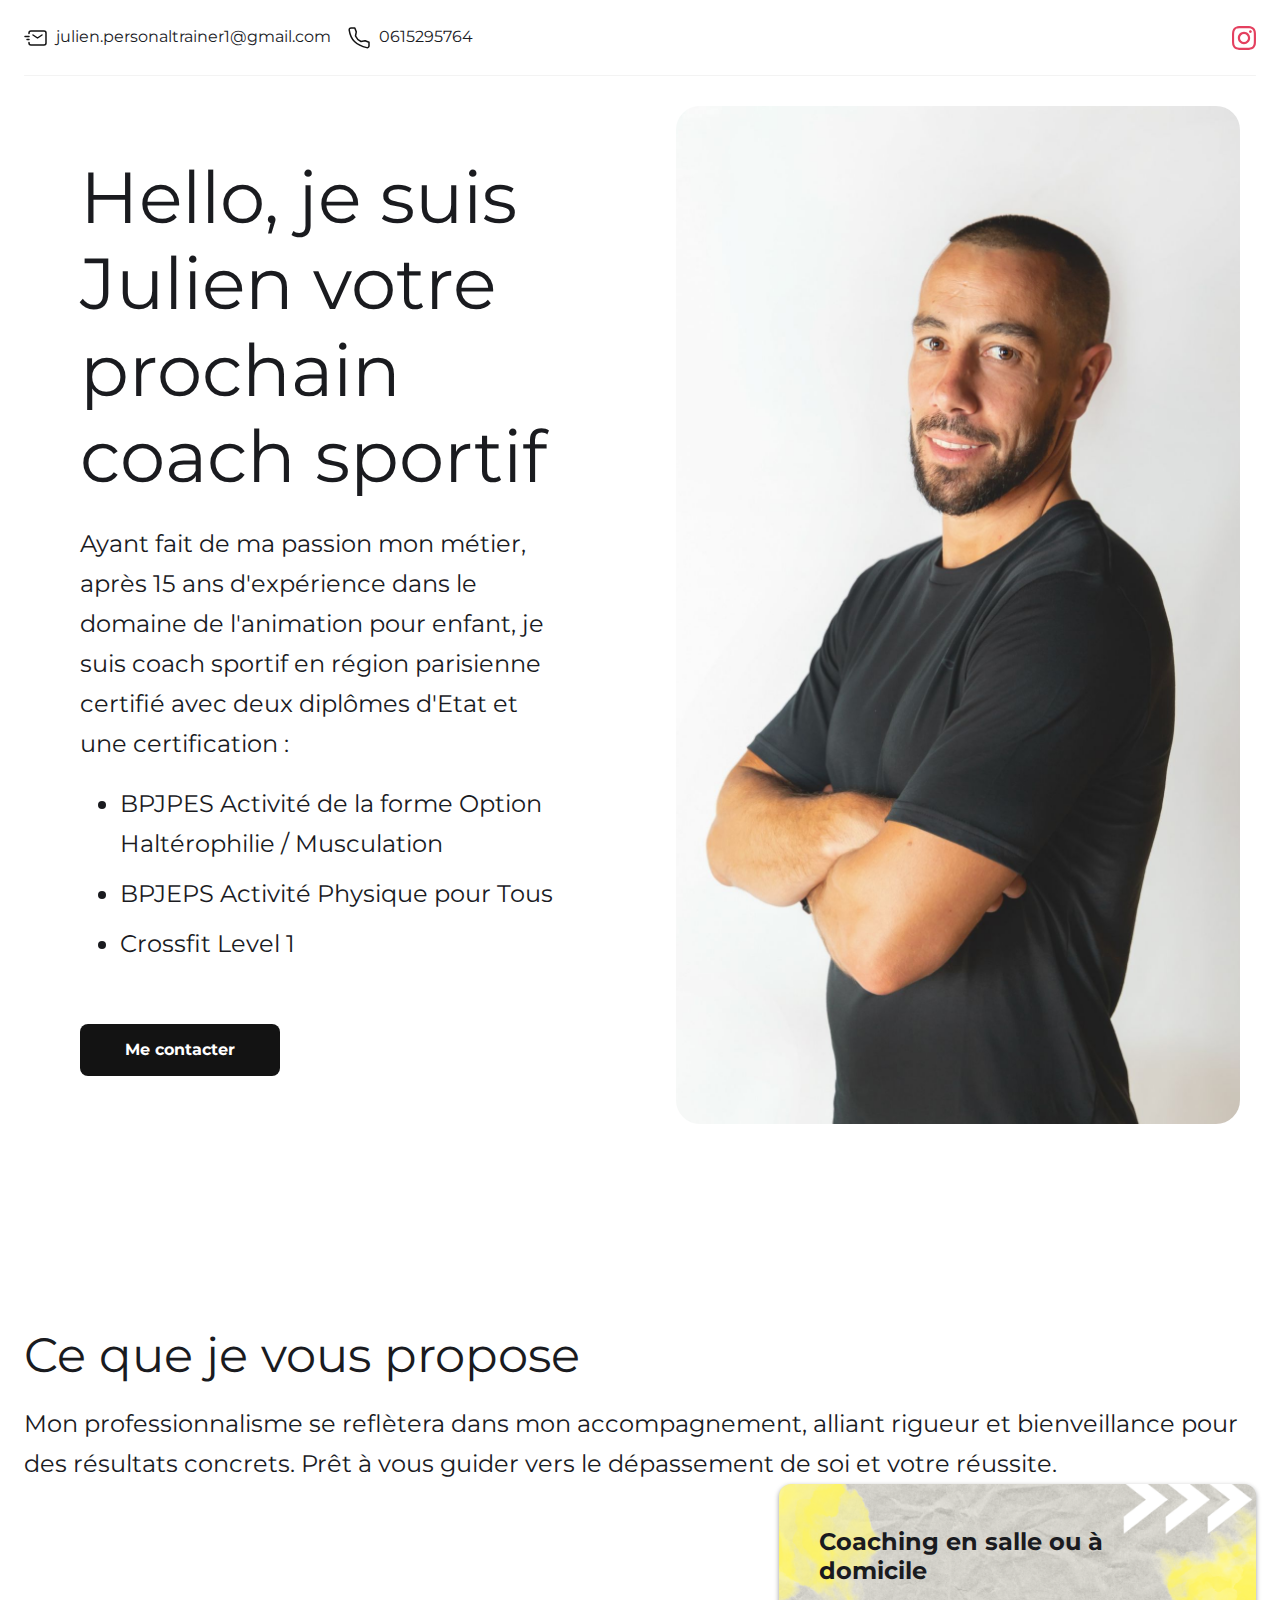
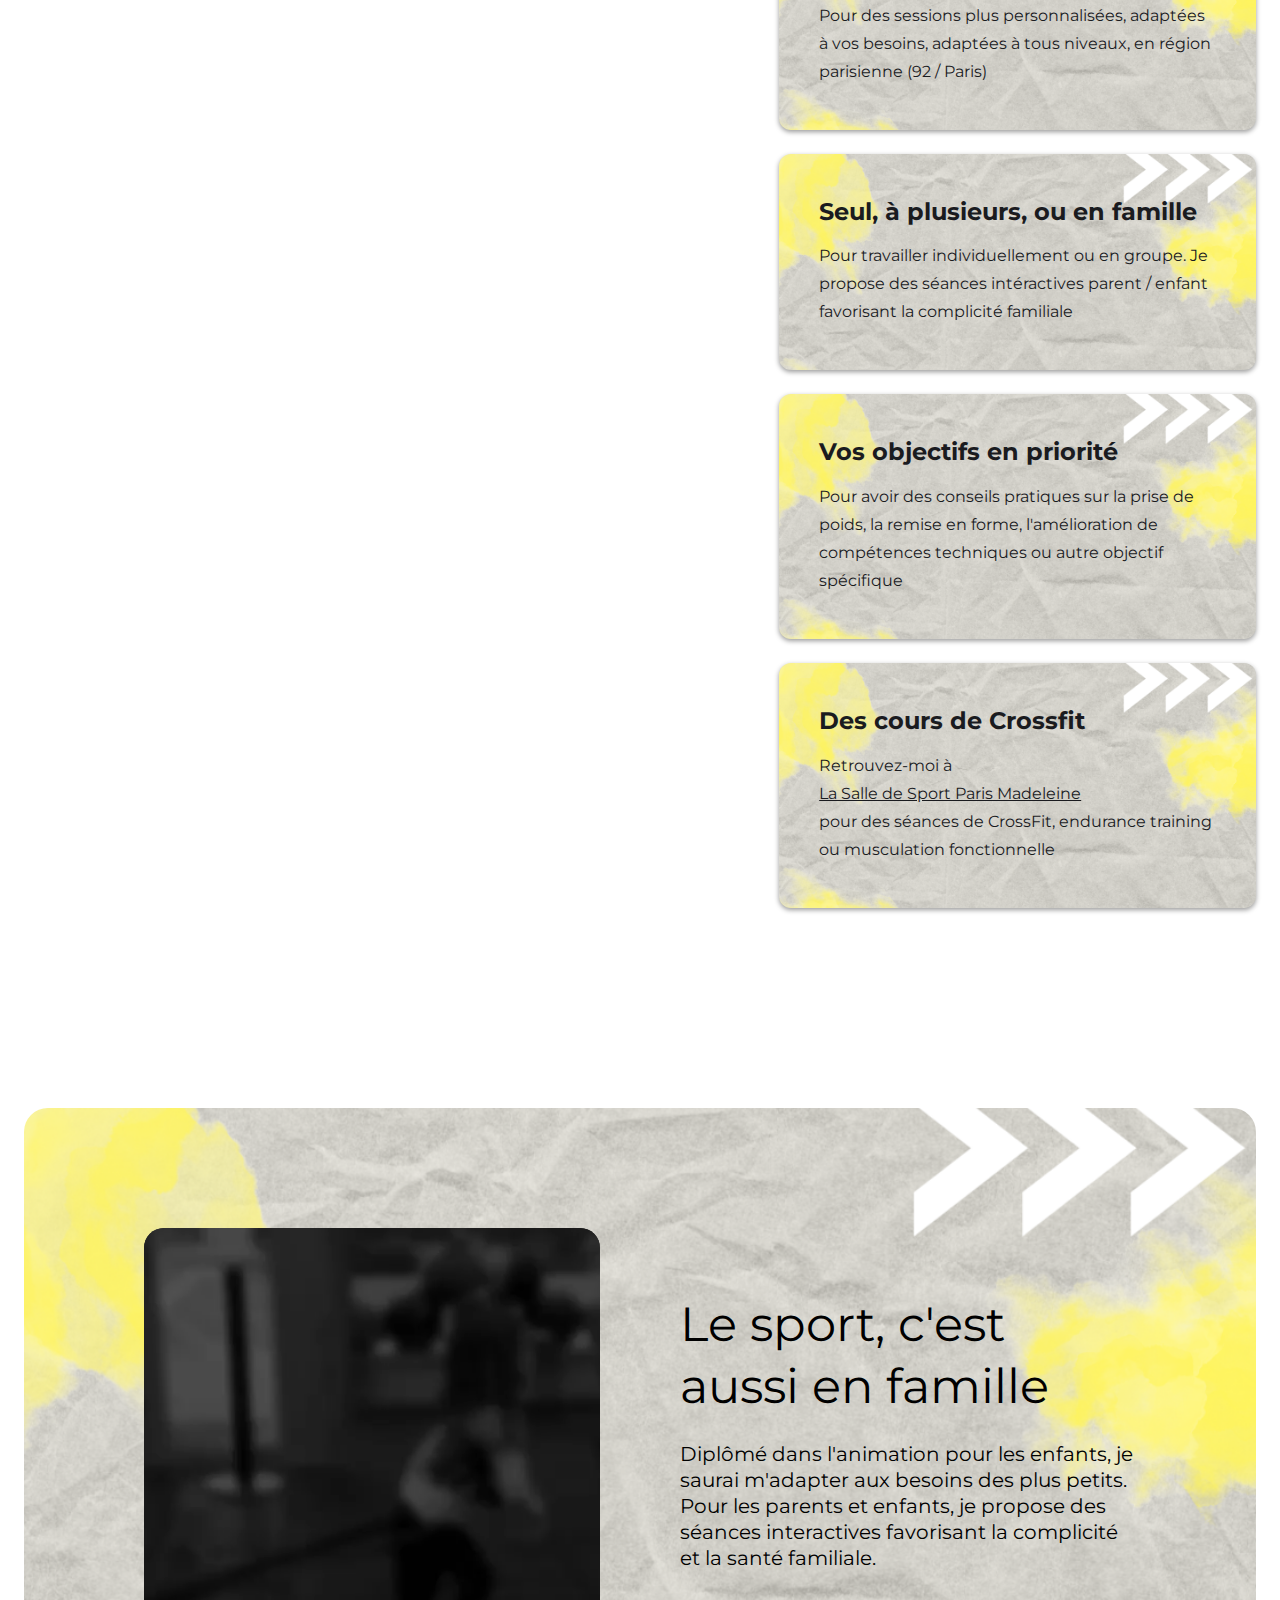
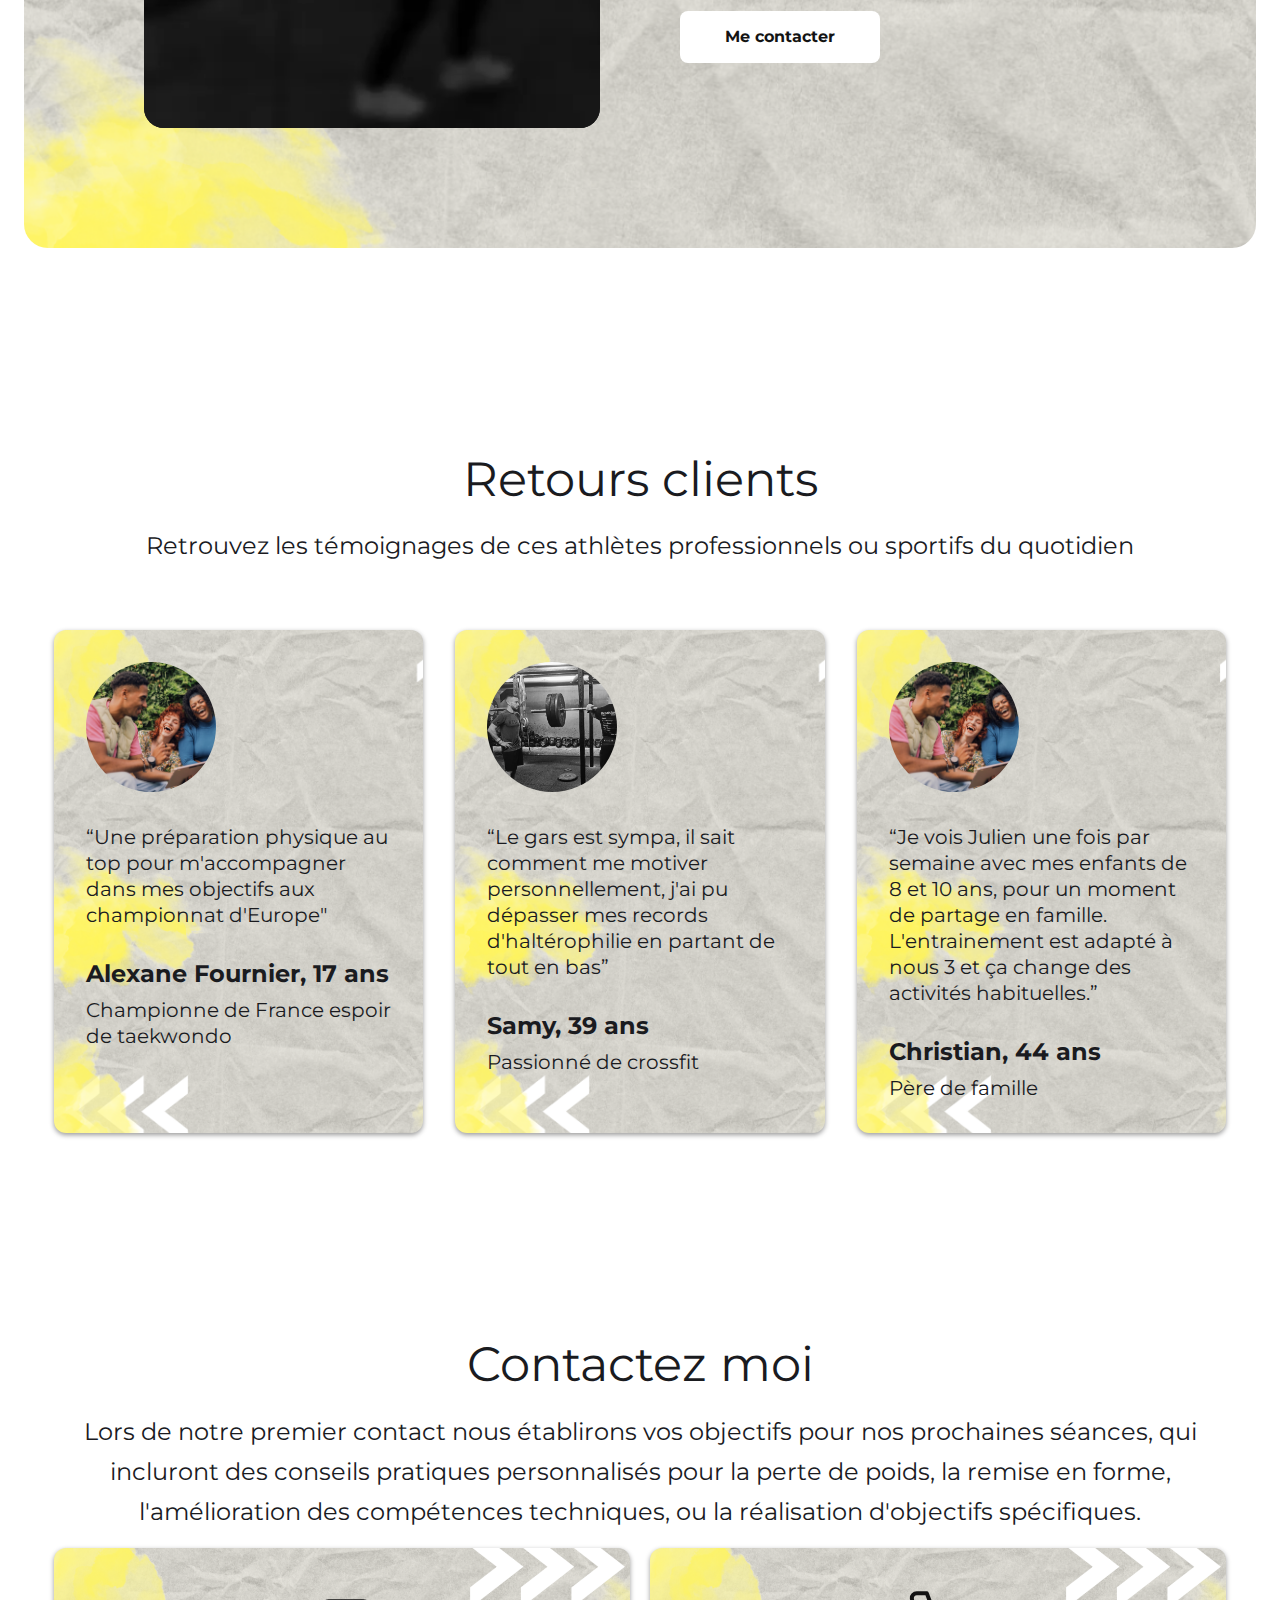
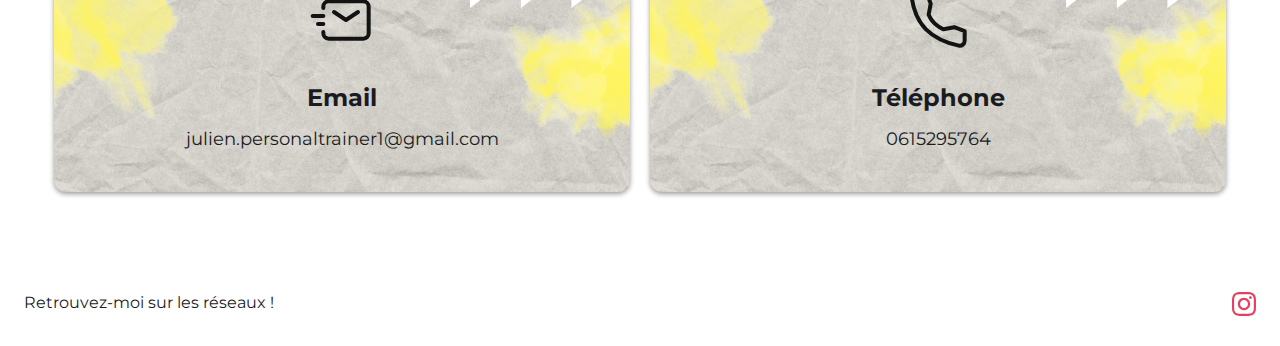
<file: index.html>
<!DOCTYPE html>
<html
  lang="fr"
  data-wf-page="655c82de13ca57f06104aed2"
  class="w-mod-js w-mod-ix wf-montserrat-n2-active wf-montserrat-n6-active wf-montserrat-n3-active wf-montserrat-n5-active wf-montserrat-n4-active wf-montserrat-n9-active wf-montserrat-n1-active wf-montserrat-n8-active wf-montserrat-n7-active wf-montserrat-i9-active wf-montserrat-i1-active wf-montserrat-i4-active wf-montserrat-i5-active wf-montserrat-i7-active wf-montserrat-i6-active wf-montserrat-i3-active wf-montserrat-i2-active wf-montserrat-i8-active wf-active"
>
  <head>
    <meta http-equiv="Content-Type" content="text/html; charset=UTF-8" />
    <style>
      .wf-force-outline-none[tabindex='-1']:focus {
        outline: none;
      }
    </style>
    <title>Julien Pannetier - Coach sportif en région parisienne</title>
    <meta
      content="Coach sportif en région parisienne (92 / Paris) . julien.personaltrainer1@gmail.com · 0615295764 · Instagram. julien.personaltrainer"
      name="description"
    />
    <meta property="og:type" content="website" />
    <meta
      content="Julien Pannetier - Coach sportif en région parisienne"
      property="og:title"
    />
    <meta
      content="Coach sportif en région parisienne (92 / Paris) . julien.personaltrainer1@gmail.com · 0615295764 · Instagram. julien.personaltrainer"
      property="og:description"
    />
    <meta name="og:email" content="julien.personaltrainer1@gmail.com" />
    <meta name="og:phone_number" content="0615295764" />
    <meta
      property="og:image"
      content="assets/655dd1406e6ec4705a8fd62a_WhatsApp Image
    2023-11-22 at 08.32.57.jpeg"
    />
    <meta
      content="Julien Pannetier - Coach sportif en région parisienne"
      property="twitter:title"
    />
    <meta
      content="Coach sportif en région parisienne (92 / Paris) . julien.personaltrainer1@gmail.com · 0615295764 · Instagram. julien.personaltrainer"
      property="twitter:description"
    />
    <meta content="summary_large_image" name="twitter:card" />
    <meta content="width=device-width, initial-scale=1" name="viewport" />
    <link href="./assets/julien-coach.css" rel="stylesheet" type="text/css" />
    <link href="https://fonts.googleapis.com/" rel="preconnect" />
    <link
      href="https://fonts.gstatic.com/"
      rel="preconnect"
      crossorigin="anonymous"
    />
    <script src="./assets/webfont.js" type="text/javascript"></script>
    <link rel="stylesheet" href="./assets/css" media="all" />
    <link rel="stylesheet" href="./assets/common.css" media="all" />
    <script type="text/javascript">
      WebFont.load({
        google: {
          families: [
            'Montserrat:100,100italic,200,200italic,300,300italic,400,400italic,500,500italic,600,600italic,700,700italic,800,800italic,900,900italic',
          ],
        },
      });
    </script>
    <script type="text/javascript">
      !(function (o, c) {
        var n = c.documentElement,
          t = ' w-mod-';
        (n.className += t + 'js'),
          ('ontouchstart' in o ||
            (o.DocumentTouch && c instanceof DocumentTouch)) &&
            (n.className += t + 'touch');
      })(window, document);
    </script>
    <link href="assets/favicon.ico" rel="shortcut icon" type="image/x-icon" />
    <link href="assets/favicon.ico" rel="apple-touch-icon" />
    <style>
      @import url(https://d3e54v103j8qbb.cloudfront.net/fonts/inter/inter.s3.3a4044b2f3.css);
    </style>
    <style>
      /* this gets exported as style.css and can be used for the default theming */
      /* these are the necessary styles for React Flow, they get used by base.css and style.css */
      .react-flow__container {
        position: absolute;
        width: 100%;
        height: 100%;
        top: 0;
        left: 0;
      }
      .react-flow__pane {
        z-index: 1;
        cursor: -webkit-grab;
        cursor: grab;
      }
      .react-flow__pane.selection {
        cursor: pointer;
      }
      .react-flow__pane.dragging {
        cursor: -webkit-grabbing;
        cursor: grabbing;
      }
      .react-flow__viewport {
        transform-origin: 0 0;
        z-index: 2;
        pointer-events: none;
      }
      .react-flow__renderer {
        z-index: 4;
      }
      .react-flow__selection {
        z-index: 6;
      }
      .react-flow__nodesselection-rect:focus,
      .react-flow__nodesselection-rect:focus-visible {
        outline: none;
      }
      .react-flow .react-flow__edges {
        pointer-events: none;
        overflow: visible;
      }
      .react-flow__edge-path,
      .react-flow__connection-path {
        stroke: #b1b1b7;
        stroke-width: 1;
        fill: none;
      }
      .react-flow__edge {
        pointer-events: visibleStroke;
        cursor: pointer;
      }
      .react-flow__edge.animated path {
        stroke-dasharray: 5;
        -webkit-animation: dashdraw 0.5s linear infinite;
        animation: dashdraw 0.5s linear infinite;
      }
      .react-flow__edge.animated path.react-flow__edge-interaction {
        stroke-dasharray: none;
        -webkit-animation: none;
        animation: none;
      }
      .react-flow__edge.inactive {
        pointer-events: none;
      }
      .react-flow__edge.selected,
      .react-flow__edge:focus,
      .react-flow__edge:focus-visible {
        outline: none;
      }
      .react-flow__edge.selected .react-flow__edge-path,
      .react-flow__edge:focus .react-flow__edge-path,
      .react-flow__edge:focus-visible .react-flow__edge-path {
        stroke: #555;
      }
      .react-flow__edge-textwrapper {
        pointer-events: all;
      }
      .react-flow__edge-textbg {
        fill: white;
      }
      .react-flow__edge .react-flow__edge-text {
        pointer-events: none;
        -webkit-user-select: none;
        -moz-user-select: none;
        user-select: none;
      }
      .react-flow__connection {
        pointer-events: none;
      }
      .react-flow__connection .animated {
        stroke-dasharray: 5;
        -webkit-animation: dashdraw 0.5s linear infinite;
        animation: dashdraw 0.5s linear infinite;
      }
      .react-flow__connectionline {
        z-index: 1001;
      }
      .react-flow__nodes {
        pointer-events: none;
        transform-origin: 0 0;
      }
      .react-flow__node {
        position: absolute;
        -webkit-user-select: none;
        -moz-user-select: none;
        user-select: none;
        pointer-events: all;
        transform-origin: 0 0;
        box-sizing: border-box;
        cursor: -webkit-grab;
        cursor: grab;
      }
      .react-flow__node.dragging {
        cursor: -webkit-grabbing;
        cursor: grabbing;
      }
      .react-flow__nodesselection {
        z-index: 3;
        transform-origin: left top;
        pointer-events: none;
      }
      .react-flow__nodesselection-rect {
        position: absolute;
        pointer-events: all;
        cursor: -webkit-grab;
        cursor: grab;
      }
      .react-flow__handle {
        position: absolute;
        pointer-events: none;
        min-width: 5px;
        min-height: 5px;
        width: 6px;
        height: 6px;
        background: #1a192b;
        border: 1px solid white;
        border-radius: 100%;
      }
      .react-flow__handle.connectionindicator {
        pointer-events: all;
        cursor: crosshair;
      }
      .react-flow__handle-bottom {
        top: auto;
        left: 50%;
        bottom: -4px;
        transform: translate(-50%, 0);
      }
      .react-flow__handle-top {
        left: 50%;
        top: -4px;
        transform: translate(-50%, 0);
      }
      .react-flow__handle-left {
        top: 50%;
        left: -4px;
        transform: translate(0, -50%);
      }
      .react-flow__handle-right {
        right: -4px;
        top: 50%;
        transform: translate(0, -50%);
      }
      .react-flow__edgeupdater {
        cursor: move;
        pointer-events: all;
      }
      .react-flow__panel {
        position: absolute;
        z-index: 5;
        margin: 15px;
      }
      .react-flow__panel.top {
        top: 0;
      }
      .react-flow__panel.bottom {
        bottom: 0;
      }
      .react-flow__panel.left {
        left: 0;
      }
      .react-flow__panel.right {
        right: 0;
      }
      .react-flow__panel.center {
        left: 50%;
        transform: translateX(-50%);
      }
      .react-flow__attribution {
        font-size: 10px;
        background: rgba(255, 255, 255, 0.5);
        padding: 2px 3px;
        margin: 0;
      }
      .react-flow__attribution a {
        text-decoration: none;
        color: #999;
      }
      @-webkit-keyframes dashdraw {
        from {
          stroke-dashoffset: 10;
        }
      }
      @keyframes dashdraw {
        from {
          stroke-dashoffset: 10;
        }
      }
      .react-flow__edgelabel-renderer {
        position: absolute;
        width: 100%;
        height: 100%;
        pointer-events: none;
        -webkit-user-select: none;
        -moz-user-select: none;
        user-select: none;
      }
      .react-flow__edge.updating .react-flow__edge-path {
        stroke: #777;
      }
      .react-flow__edge-text {
        font-size: 10px;
      }
      .react-flow__node.selectable:focus,
      .react-flow__node.selectable:focus-visible {
        outline: none;
      }
      .react-flow__node-default,
      .react-flow__node-input,
      .react-flow__node-output,
      .react-flow__node-group {
        padding: 10px;
        border-radius: 3px;
        width: 150px;
        font-size: 12px;
        color: #222;
        text-align: center;
        border-width: 1px;
        border-style: solid;
        border-color: #1a192b;
        background-color: white;
      }
      .react-flow__node-default.selectable:hover,
      .react-flow__node-input.selectable:hover,
      .react-flow__node-output.selectable:hover,
      .react-flow__node-group.selectable:hover {
        box-shadow: 0 1px 4px 1px rgba(0, 0, 0, 0.08);
      }
      .react-flow__node-default.selectable.selected,
      .react-flow__node-default.selectable:focus,
      .react-flow__node-default.selectable:focus-visible,
      .react-flow__node-input.selectable.selected,
      .react-flow__node-input.selectable:focus,
      .react-flow__node-input.selectable:focus-visible,
      .react-flow__node-output.selectable.selected,
      .react-flow__node-output.selectable:focus,
      .react-flow__node-output.selectable:focus-visible,
      .react-flow__node-group.selectable.selected,
      .react-flow__node-group.selectable:focus,
      .react-flow__node-group.selectable:focus-visible {
        box-shadow: 0 0 0 0.5px #1a192b;
      }
      .react-flow__node-group {
        background-color: rgba(240, 240, 240, 0.25);
      }
      .react-flow__nodesselection-rect,
      .react-flow__selection {
        background: rgba(0, 89, 220, 0.08);
        border: 1px dotted rgba(0, 89, 220, 0.8);
      }
      .react-flow__nodesselection-rect:focus,
      .react-flow__nodesselection-rect:focus-visible,
      .react-flow__selection:focus,
      .react-flow__selection:focus-visible {
        outline: none;
      }
      .react-flow__controls {
        box-shadow: 0 0 2px 1px rgba(0, 0, 0, 0.08);
      }
      .react-flow__controls-button {
        border: none;
        background: #fefefe;
        border-bottom: 1px solid #eee;
        box-sizing: content-box;
        display: flex;
        justify-content: center;
        align-items: center;
        width: 16px;
        height: 16px;
        cursor: pointer;
        -webkit-user-select: none;
        -moz-user-select: none;
        user-select: none;
        padding: 5px;
      }
      .react-flow__controls-button:hover {
        background: #f4f4f4;
      }
      .react-flow__controls-button svg {
        width: 100%;
        max-width: 12px;
        max-height: 12px;
      }
      .react-flow__minimap {
        background-color: #fff;
      }
      .react-flow__resize-control {
        position: absolute;
      }
      .react-flow__resize-control.left,
      .react-flow__resize-control.right {
        cursor: ew-resize;
      }
      .react-flow__resize-control.top,
      .react-flow__resize-control.bottom {
        cursor: ns-resize;
      }
      .react-flow__resize-control.top.left,
      .react-flow__resize-control.bottom.right {
        cursor: nwse-resize;
      }
      .react-flow__resize-control.bottom.left,
      .react-flow__resize-control.top.right {
        cursor: nesw-resize;
      }
      /* handle styles */
      .react-flow__resize-control.handle {
        width: 4px;
        height: 4px;
        border: 1px solid #fff;
        border-radius: 1px;
        background-color: #3367d9;
        transform: translate(-50%, -50%);
      }
      .react-flow__resize-control.handle.left {
        left: 0;
        top: 50%;
      }
      .react-flow__resize-control.handle.right {
        left: 100%;
        top: 50%;
      }
      .react-flow__resize-control.handle.top {
        left: 50%;
        top: 0;
      }
      .react-flow__resize-control.handle.bottom {
        left: 50%;
        top: 100%;
      }
      .react-flow__resize-control.handle.top.left {
        left: 0;
      }
      .react-flow__resize-control.handle.bottom.left {
        left: 0;
      }
      .react-flow__resize-control.handle.top.right {
        left: 100%;
      }
      .react-flow__resize-control.handle.bottom.right {
        left: 100%;
      }
      /* line styles */
      .react-flow__resize-control.line {
        border-color: #3367d9;
        border-width: 0;
        border-style: solid;
      }
      .react-flow__resize-control.line.left,
      .react-flow__resize-control.line.right {
        width: 1px;
        transform: translate(-50%, 0);
        top: 0;
        height: 100%;
      }
      .react-flow__resize-control.line.left {
        left: 0;
        border-left-width: 1px;
      }
      .react-flow__resize-control.line.right {
        left: 100%;
        border-right-width: 1px;
      }
      .react-flow__resize-control.line.top,
      .react-flow__resize-control.line.bottom {
        height: 1px;
        transform: translate(0, -50%);
        left: 0;
        width: 100%;
      }
      .react-flow__resize-control.line.top {
        top: 0;
        border-top-width: 1px;
      }
      .react-flow__resize-control.line.bottom {
        border-bottom-width: 1px;
        top: 100%;
      }
    </style>
  </head>
  <body class="body wf-1d5ybfj" data-wf-unified-tokens="wf-1d5ybfj">
    <div class="waves-wrapper-navbar-4">
      <div class="waves-master-top-navbar-4">
        <div class="waves---nav-container w-container">
          <div class="waves-inside-top-nav-4">
            <div class="waves-left-top-nav-4">
              <a
                href="mailto:julien.personaltrainer1@gmail.com?subject=Coaching%20priv%C3%A9%20-%20prise%20de%20contact"
                class="waves---icon-text-vertical w-inline-block"
                ><img
                  src="./assets/655dc6aa9753fff00287713f_send-mail.svg"
                  loading="lazy"
                  alt=""
                  class="waves-icon-24"
                />
                <div class="waves---paragraph-small">
                  julien.personaltrainer1@gmail.com
                </div></a
              ><a
                href="tel:+33615295764"
                class="waves---icon-text-vertical w-inline-block"
                ><img
                  src="./assets/655dc6aa9753fff002877147_phone.svg"
                  loading="lazy"
                  alt=""
                  class="waves-icon-24"
                />
                <div class="waves---paragraph-small">0615295764</div></a
              >
            </div>
            <div class="waves-right-top-nav-4">
              <a
                id="instagram"
                href="https://www.instagram.com/julien.personaltrainer"
                target="_blank"
                class="link-block-3 w-inline-block"
                ><svg
                  class="simple-icon"
                  role="img"
                  viewBox="0 0 24 24"
                  xmlns="http://www.w3.org/2000/svg"
                >
                  <title>Instagram</title>
                  <path
                    d="M12 0C8.74 0 8.333.015 7.053.072 5.775.132 4.905.333 4.14.63c-.789.306-1.459.717-2.126 1.384S.935 3.35.63 4.14C.333 4.905.131 5.775.072 7.053.012 8.333 0 8.74 0 12s.015 3.667.072 4.947c.06 1.277.261 2.148.558 2.913.306.788.717 1.459 1.384 2.126.667.666 1.336 1.079 2.126 1.384.766.296 1.636.499 2.913.558C8.333 23.988 8.74 24 12 24s3.667-.015 4.947-.072c1.277-.06 2.148-.262 2.913-.558.788-.306 1.459-.718 2.126-1.384.666-.667 1.079-1.335 1.384-2.126.296-.765.499-1.636.558-2.913.06-1.28.072-1.687.072-4.947s-.015-3.667-.072-4.947c-.06-1.277-.262-2.149-.558-2.913-.306-.789-.718-1.459-1.384-2.126C21.319 1.347 20.651.935 19.86.63c-.765-.297-1.636-.499-2.913-.558C15.667.012 15.26 0 12 0zm0 2.16c3.203 0 3.585.016 4.85.071 1.17.055 1.805.249 2.227.415.562.217.96.477 1.382.896.419.42.679.819.896 1.381.164.422.36 1.057.413 2.227.057 1.266.07 1.646.07 4.85s-.015 3.585-.074 4.85c-.061 1.17-.256 1.805-.421 2.227-.224.562-.479.96-.899 1.382-.419.419-.824.679-1.38.896-.42.164-1.065.36-2.235.413-1.274.057-1.649.07-4.859.07-3.211 0-3.586-.015-4.859-.074-1.171-.061-1.816-.256-2.236-.421-.569-.224-.96-.479-1.379-.899-.421-.419-.69-.824-.9-1.38-.165-.42-.359-1.065-.42-2.235-.045-1.26-.061-1.649-.061-4.844 0-3.196.016-3.586.061-4.861.061-1.17.255-1.814.42-2.234.21-.57.479-.96.9-1.381.419-.419.81-.689 1.379-.898.42-.166 1.051-.361 2.221-.421 1.275-.045 1.65-.06 4.859-.06l.045.03zm0 3.678c-3.405 0-6.162 2.76-6.162 6.162 0 3.405 2.76 6.162 6.162 6.162 3.405 0 6.162-2.76 6.162-6.162 0-3.405-2.76-6.162-6.162-6.162zM12 16c-2.21 0-4-1.79-4-4s1.79-4 4-4 4 1.79 4 4-1.79 4-4 4zm7.846-10.405c0 .795-.646 1.44-1.44 1.44-.795 0-1.44-.646-1.44-1.44 0-.794.646-1.439 1.44-1.439.793-.001 1.44.645 1.44 1.439z"
                    fill="#E4405F"
                  ></path></svg
              ></a>
            </div>
          </div>
        </div>
      </div>
      <div class="waves---nav-container w-container">
        <div class="waves-divider-nav-4"></div>
      </div>
    </div>
    <div class="section">
      <div class="waves---section-hero-primary-2">
        <div class="waves---main-container-4 w-container">
          <div class="w-layout-grid waves-hero-3-grid">
            <div
              id="w-node-_21f8275a-e4d3-0687-84ba-5a07eb04fbb8-6104aed2"
              class="waves-content-hero-3"
            >
              <h1 class="waves---heading-1-no-margins">
                Hello, je suis Julien votre prochain coach sportif
              </h1>
              <div class="waves---subtitle-3">
                Ayant fait de ma passion mon métier, après 15 ans d'expérience
                dans le domaine de l'animation pour enfant, je suis coach
                sportif en région parisienne certifié avec deux diplômes d'Etat
                et une certification :
                <ul>
                  <li>
                    BPJPES Activité de la forme Option Haltérophilie /
                    Musculation
                  </li>
                  <li>BPJEPS Activité Physique pour Tous</li>
                  <li>Crossfit Level 1</li>
                </ul>
              </div>
              <div class="waves---mg-top-19">
                <a href="#Contact" class="waves---cta-dark-2 wide-cta w-button"
                  >Me contacter</a
                >
              </div>
            </div>
            <div
              id="w-node-_21f8275a-e4d3-0687-84ba-5a07eb04fbc0-6104aed2"
              class="waves-master-image-hero-3"
            >
              <img
                src="./assets/655dd1406e6ec4705a8fd62a_WhatsApp Image 2023-11-22 at 08.32.57.jpeg"
                loading="lazy"
                sizes="(max-width: 479px) 87vw, (max-width: 767px) 88vw, (max-width: 991px) 92vw, 94vw"
                alt=""
                class="waves-image-hero-3"
              />
            </div>
          </div>
        </div>
        <div class="waves---main-container-4 w-container"></div>
      </div>
      <div class="waves---section-medium-3">
        <div class="waves---main-container-4 w-container">
          <div class="waves---content-sticky-features-2">
            <h2 class="waves---heading-2-no-margins-3">
              Ce que je vous propose
            </h2>
            <div class="waves---subtitle">
              Mon professionnalisme se reflètera dans mon accompagnement,
              alliant rigueur et bienveillance pour des résultats concrets. Prêt
              à vous guider vers le dépassement de soi et votre réussite.
            </div>
          </div>
          <div class="w-layout-grid waves---grid-halves-sticky">
            <div
              id="w-node-d822fd08-fee6-6dce-4c16-fa4063eb80a9-6104aed2"
              class="waves---sticky-halves-left"
            >
              <div class="waves---sticky-halves">
                <div
                  id="w-node-_52702f22-3c79-40de-22c3-9e41f13fd9cc-6104aed2"
                  data-w-id="52702f22-3c79-40de-22c3-9e41f13fd9cc"
                  style="opacity: 1"
                  class="waves-gallery-hero-1"
                >
                  <div class="waves-gradient-hero-1"></div>
                  <div
                    style="
                      transform: translate3d(0px, -41.5325%, 0px)
                        scale3d(1, 1, 1) rotateX(0deg) rotateY(0deg)
                        rotateZ(0deg) skew(0deg, 0deg);
                      transform-style: preserve-3d;
                      will-change: transform;
                    "
                    class="waves-column-hero-1 column-one"
                  >
                    <div class="waves-inside-hero-1">
                      <div class="waves-item-gallery-hero-1">
                        <div class="waves-image-wrap-hero-1">
                          <img
                            src="./assets/655dd10e09b240508c53e719_WhatsApp Image 2023-11-22 at 08.32.38.jpeg"
                            loading="lazy"
                            alt=""
                            class="waves-image-hero-1"
                          />
                        </div>
                        <div class="waves-image-wrap-hero-1">
                          <img
                            src="./assets/655dd1363a8b30b1e2ffbb56_WhatsApp Image 2023-11-22 at 08.32.43 (1).jpeg"
                            loading="lazy"
                            alt=""
                            class="waves-image-hero-1"
                          />
                        </div>
                        <div class="waves-image-wrap-hero-1">
                          <img
                            src="./assets/655e4643e6f2f78efa3dde20_WhatsApp Image 2023-11-22 at 18.43.18.jpeg"
                            loading="lazy"
                            alt=""
                            class="waves-image-hero-1"
                          />
                        </div>
                      </div>
                      <div class="waves-item-gallery-hero-1">
                        <div class="waves-image-wrap-hero-1">
                          <img
                            src="./assets/655dd23ed81cf8c5674a5ba6_WhatsApp Image 2023-11-22 at 08.32.39 (3).jpeg"
                            loading="lazy"
                            alt=""
                            class="waves-image-hero-1"
                          />
                        </div>
                        <div class="waves-image-wrap-hero-1">
                          <img
                            src="./assets/655dd2555d6c5f76e847f184_WhatsApp Image 2023-11-22 at 08.32.40.jpeg"
                            loading="lazy"
                            alt=""
                            class="waves-image-hero-1"
                          />
                        </div>
                        <div class="waves-image-wrap-hero-1">
                          <img
                            src="./assets/655dd26eec9a1ff5db956ced_WhatsApp Image 2023-11-22 at 08.32.42.jpeg"
                            loading="lazy"
                            alt=""
                            class="waves-image-hero-1"
                          />
                        </div>
                      </div>
                    </div>
                  </div>
                  <div
                    style="
                      transform: translate3d(0px, -8.4675%, 0px)
                        scale3d(1, 1, 1) rotateX(0deg) rotateY(0deg)
                        rotateZ(0deg) skew(0deg, 0deg);
                      transform-style: preserve-3d;
                      will-change: transform;
                    "
                    class="waves-column-hero-1 column-two"
                  >
                    <div class="waves-inside-hero-1 reverse">
                      <div class="waves-item-gallery-hero-1">
                        <div class="waves-image-wrap-hero-1">
                          <img
                            src="./assets/655dd12274aba90b4c6ae896_WhatsApp Image 2023-11-22 at 08.32.39.jpeg"
                            loading="lazy"
                            alt=""
                            class="waves-image-hero-1"
                          />
                        </div>
                        <div class="waves-image-wrap-hero-1">
                          <img
                            src="./assets/655dd1873ac27e3f7dab14fe_WhatsApp Image 2023-11-22 at 08.32.43.jpeg"
                            loading="lazy"
                            alt=""
                            class="waves-image-hero-1"
                          />
                        </div>
                        <div class="waves-image-wrap-hero-1">
                          <img
                            src="./assets/655dd15206407adeb183f28a_WhatsApp Image 2023-11-22 at 08.32.41.jpeg"
                            loading="lazy"
                            alt=""
                            class="waves-image-hero-1"
                          />
                        </div>
                      </div>
                      <div class="waves-item-gallery-hero-1">
                        <div class="waves-image-wrap-hero-1">
                          <img
                            src="./assets/655dd1873ac27e3f7dab14fe_WhatsApp Image 2023-11-22 at 08.32.43.jpeg"
                            loading="lazy"
                            alt=""
                            class="waves-image-hero-1"
                          />
                        </div>
                        <div class="waves-image-wrap-hero-1">
                          <img
                            src="./assets/655e6168b8a148af364057c1_WhatsApp Image 2023-11-22 at 18.42.52.jpeg"
                            loading="lazy"
                            alt=""
                            class="waves-image-hero-1"
                          />
                        </div>
                        <div class="waves-image-wrap-hero-1">
                          <img
                            src="./assets/655dd1b2e10fd9becf021f7c_38e9bea2799ef93f6188a9a789cb6b91.jpg"
                            loading="lazy"
                            alt=""
                            class="waves-image-hero-1"
                          />
                        </div>
                      </div>
                    </div>
                  </div>
                  <div class="waves-gradient-hero-1 bottom"></div>
                </div>
              </div>
            </div>
            <div
              id="w-node-d822fd08-fee6-6dce-4c16-fa4063eb80b3-6104aed2"
              class="waves---master-tiles-features-2"
            >
              <div class="waves-tile-features-2">
                <h1 class="waves---heading-3-no-margins-2">
                  Coaching en salle ou à domicile
                </h1>
                <div>
                  Pour des sessions plus personnalisées, adaptées à vos besoins,
                  adaptées à tous niveaux, en région parisienne (92 / Paris)
                </div>
              </div>
              <div class="waves-tile-features-2">
                <h1 class="waves---heading-3-no-margins-2">
                  Seul, à plusieurs, ou en famille
                </h1>
                <div>
                  Pour travailler individuellement ou en groupe.&nbsp;Je propose
                  des séances intéractives parent / enfant favorisant la
                  complicité familiale
                </div>
              </div>
              <div class="waves-tile-features-2">
                <h1 class="waves---heading-3-no-margins-2">
                  Vos objectifs en priorité
                </h1>
                <div>
                  Pour avoir des conseils pratiques sur la prise de poids, la
                  remise en forme, l'amélioration de compétences techniques ou
                  autre objectif spécifique
                </div>
              </div>
              <div class="waves-tile-features-2">
                <h1 class="waves---heading-3-no-margins-2">
                  Des cours de Crossfit
                </h1>
                <div>
                  Retrouvez-moi à
                  <a href="https://lasalledesport.paris/"
                    >La&nbsp;Salle de Sport Paris Madeleine</a
                  >
                  pour des séances de CrossFit, endurance training ou
                  musculation fonctionnelle
                </div>
              </div>
            </div>
          </div>
        </div>
      </div>
      <div class="waves---section-medium-2">
        <div class="waves---main-container-3 w-container">
          <div class="waves-master-cta-3">
            <div class="w-layout-grid waves---grid-cta-3">
              <div
                data-autoplay="true"
                data-loop="true"
                id="w-node-_9e20f9a1-269b-ab45-8cb2-5c3b694dd86e-6104aed2"
                class="background-video-2 w-background-video w-background-video-atom"
              >
                <video
                  id="9e20f9a1-269b-ab45-8cb2-5c3b694dd86e-video"
                  autoplay=""
                  loop=""
                  style="
                    background-image: url('assets/Crossfit-kids-poster.jpeg');
                  "
                  muted=""
                  playsinline=""
                  data-object-fit="cover"
                >
                  <source
                    src="assets/Crossfit-kids-transcode.mp4"
                    data-wf-ignore="true"
                  />
                </video>
              </div>
              <div
                id="w-node-_181cb27c-0c2e-063b-ae5a-c5474226752b-6104aed2"
                class="waves---content-image-halves"
              >
                <h2 class="waves---heading-2-no-margins-2">
                  Le sport, c'est aussi en famille
                </h2>
                <div class="waves---paragraph-big-2">
                  Diplômé dans l'animation pour les enfants, je saurai m'adapter
                  aux besoins des plus petits. Pour les parents et enfants, je
                  propose des séances interactives favorisant la complicité et
                  la santé familiale.
                </div>
                <div class="waves---mg-top-18">
                  <a
                    href="#Contact"
                    class="waves---cta-white-2 wide-cta w-button"
                    >Me contacter</a
                  >
                </div>
              </div>
            </div>
          </div>
        </div>
      </div>
      <div class="waves---section-medium">
        <div class="waves---main-container w-container">
          <div class="waves---center-heading">
            <h1 class="waves---heading-2-no-margins">Retours clients</h1>
            <div class="waves---subtitle">
              Retrouvez les témoignages de ces athlètes professionnels ou
              sportifs du quotidien
            </div>
          </div>
          <!-- TODO : Testimonials à revoir -->
          <div class="w-layout-grid waves-grid-testimonials-3">
            <div
              id="w-node-_1863d1ec-0204-690b-559f-8a5141faa11f-6104aed2"
              class="waves-tile-testimonial-3"
            >
              <img
                src="./assets/655f8d8997f2d2ddc67b44b2_Big Image.jpg"
                loading="lazy"
                width="40"
                alt=""
                class="waves-stars-testimonial-3"
              />
              <div class="waves---paragraph-big">
                “Une préparation physique au top pour m'accompagner dans mes
                objectifs aux championnat d'Europe"
              </div>
              <div class="waves-name-wrap-testimonial-3">
                <div class="waves---heading-3-no-margins">
                  Alexane Fournier, 17&nbsp;ans
                </div>
                <div class="waves---paragraph-big">
                  Championne de France espoir de taekwondo
                </div>
              </div>
            </div>
            <div
              id="w-node-_1863d1ec-0204-690b-559f-8a5141faa128-6104aed2"
              class="waves-tile-testimonial-3"
            >
              <img
                src="./assets/655e567e627090449be42f82_WhatsApp Image 2023-11-22 at 20.28.22.jpeg"
                loading="lazy"
                width="40"
                alt=""
                class="waves-stars-testimonial-3"
              />
              <div class="waves---paragraph-big">
                “Le gars est sympa, il sait comment me motiver personnellement,
                j'ai pu dépasser mes records d'haltérophilie en partant de tout
                en bas”
              </div>
              <div class="waves-name-wrap-testimonial-3">
                <div class="waves---heading-3-no-margins">Samy, 39 ans</div>
                <div class="waves---paragraph-big">Passionné de crossfit</div>
              </div>
            </div>
            <div
              id="w-node-_1863d1ec-0204-690b-559f-8a5141faa116-6104aed2"
              class="waves-tile-testimonial-3"
            >
              <img
                src="./assets/655f8d8997f2d2ddc67b44b2_Big Image.jpg"
                loading="lazy"
                width="40"
                alt=""
                class="waves-stars-testimonial-3"
              />
              <div class="waves---paragraph-big">
                “Je vois Julien une fois par semaine avec mes enfants de 8 et 10
                ans, pour un moment de partage en famille. L'entrainement est
                adapté à nous 3 et ça change des activités habituelles.”
              </div>
              <div class="waves-name-wrap-testimonial-3">
                <div class="waves---heading-3-no-margins">
                  Christian, 44 ans
                </div>
                <div class="waves---paragraph-big">Père de famille</div>
              </div>
            </div>
          </div>
          <!-- TODO : Testimonials à revoir -->
        </div>
      </div>
      <!-- <div id="Contact" class="waves---section-medium">
        <div class="waves---main-container w-container">
          <div class="waves-master-contact-1">
            <div class="waves---center-heading">
              <h1 class="waves---heading-2-no-margins">Rejoignez-moi</h1>
              <div class="waves---paragraph-big">
                Je vous recontacte pour démarrer cette nouvelle aventure
              </div>
            </div>
            <div class="waves-form-block-contact-1 w-form">
              <form
                id="wf-form-Contact-Form"
                name="wf-form-Contact-Form"
                data-name="Contact Form"
                method="post"
                class="waves---form-contact-1"
                data-wf-flow="52ef396a7642c65a6a50ea07"
                data-wf-page-id="655c82de13ca57f06104aed2"
                data-wf-element-id="7dd846dd-3e40-62ab-2ee2-afa16edf0c95"
                aria-label="Contact Form"
              >
                <div class="waves---2-inputs">
                  <div
                    id="w-node-_7dd846dd-3e40-62ab-2ee2-afa16edf0c97-6104aed2"
                    class="waves---input-wrap"
                  >
                    <div class="waves---field-label">Prénom</div>
                    <input
                      type="text"
                      class="waves-text-field-background w-input"
                      maxlength="256"
                      name="First-Name"
                      data-name="First Name"
                      placeholder="ex. Julien"
                      id="First-Name"
                    />
                  </div>
                  <div
                    id="w-node-_7dd846dd-3e40-62ab-2ee2-afa16edf0c9b-6104aed2"
                    class="waves---input-wrap"
                  >
                    <div class="waves---field-label">Nom</div>
                    <input
                      type="text"
                      class="waves-text-field-background w-input"
                      maxlength="256"
                      name="Last-Name"
                      data-name="Last Name"
                      placeholder="ex. Pannetier"
                      id="Last-name"
                    />
                  </div>
                </div>
                <div class="waves---input-wrap">
                  <div class="waves---field-label">Email</div>
                  <input
                    type="email"
                    class="waves-text-field-background w-input"
                    maxlength="256"
                    name="Email"
                    data-name="Email"
                    placeholder="ex. Email"
                    id="Email"
                    required=""
                  />
                </div>
                <div class="waves---input-wrap">
                  <div class="waves---field-label">Téléphone</div>
                  <input
                    type="tel"
                    class="waves-text-field-background w-input"
                    maxlength="256"
                    name="T-l-phone"
                    data-name="Téléphone"
                    placeholder="ex. Téléphone"
                    id="T-l-phone"
                    required=""
                  />
                </div>
                <div class="waves-submit-wrap-contact-1">
                  <input
                    type="submit"
                    value="Me rejoindre"
                    data-wait="Envoie en cours..."
                    class="waves---cta-dark wide-cta w-button"
                  />
                </div>
              </form>
              <div
                class="waves-success-mesaage w-form-done"
                tabindex="-1"
                role="region"
                aria-label="Contact Form success"
              >
                <div>Merci, j'ai bien reçu vos informations</div>
              </div>
              <div
                class="w-form-fail"
                tabindex="-1"
                role="region"
                aria-label="Contact Form failure"
              >
                <div>Oops! Something went wrong while submitting the form.</div>
              </div>
            </div>
          </div>
        </div>
      </div> -->
      <div class="waves---section-medium">
        <div class="waves---main-container w-container">
          <div class="waves---center-heading">
            <h1 class="waves---heading-2-no-margins">Contactez moi</h1>
            <div class="waves---subtitle">
              Lors de notre premier contact nous établirons vos objectifs pour
              nos prochaines séances, qui incluront des conseils pratiques
              personnalisés pour la perte de poids, la remise en forme,
              l'amélioration des compétences techniques, ou la réalisation
              d'objectifs spécifiques.
            </div>
            <div id="Contact" class="w-layout-hflex flex-block">
              <a
                href="mailto:julien.personaltrainer1@gmail.com?subject=Coaching%20priv%C3%A9%20-%20prise%20de%20contact"
                class="link-block w-inline-block"
                ><div
                  id="w-node-_3fedbbd2-8e13-7d05-d52c-a207027e5638-6104aed2"
                  class="waves-tile-contact-3"
                >
                  <div class="waves---mg-bottom-101">
                    <img
                      src="./assets/655dc6aa9753fff00287713f_send-mail.svg"
                      loading="lazy"
                      alt=""
                      class="waves-icon-64"
                    />
                  </div>
                  <h3 class="waves---heading-3-no-margins">Email</h3>
                  <div class="waves---paragraph-regular">
                    julien.personaltrainer1@gmail.com
                  </div>
                </div></a
              ><a href="tel:+33615295764" class="link-block-2 w-inline-block"
                ><div
                  id="w-node-_3fedbbd2-8e13-7d05-d52c-a207027e563f-6104aed2"
                  class="waves-tile-contact-3"
                >
                  <div class="waves---mg-bottom-101">
                    <img
                      src="./assets/655dc6aa9753fff002877147_phone.svg"
                      loading="lazy"
                      alt=""
                      class="waves-icon-64"
                    />
                  </div>
                  <h3 class="waves---heading-3-no-margins">Téléphone</h3>
                  <div class="waves---paragraph-regular">0615295764</div>
                </div></a
              >
            </div>
          </div>
        </div>
      </div>
    </div>
    <div class="waves-footer-1">
      <div class="waves---main-container-6 w-container">
        <div class="waves-bottom-footer-1">
          <div class="waves---paragraph-small-2">
            Retrouvez-moi sur les réseaux !
          </div>
          <div class="waves-bottom-right-footer-1">
            <a
              id="instagram"
              href="https://www.instagram.com/julien.personaltrainer"
              target="_blank"
              class="link-block-3 w-inline-block"
              ><svg
                class="simple-icon"
                role="img"
                viewBox="0 0 24 24"
                xmlns="http://www.w3.org/2000/svg"
              >
                <title>Instagram</title>
                <path
                  d="M12 0C8.74 0 8.333.015 7.053.072 5.775.132 4.905.333 4.14.63c-.789.306-1.459.717-2.126 1.384S.935 3.35.63 4.14C.333 4.905.131 5.775.072 7.053.012 8.333 0 8.74 0 12s.015 3.667.072 4.947c.06 1.277.261 2.148.558 2.913.306.788.717 1.459 1.384 2.126.667.666 1.336 1.079 2.126 1.384.766.296 1.636.499 2.913.558C8.333 23.988 8.74 24 12 24s3.667-.015 4.947-.072c1.277-.06 2.148-.262 2.913-.558.788-.306 1.459-.718 2.126-1.384.666-.667 1.079-1.335 1.384-2.126.296-.765.499-1.636.558-2.913.06-1.28.072-1.687.072-4.947s-.015-3.667-.072-4.947c-.06-1.277-.262-2.149-.558-2.913-.306-.789-.718-1.459-1.384-2.126C21.319 1.347 20.651.935 19.86.63c-.765-.297-1.636-.499-2.913-.558C15.667.012 15.26 0 12 0zm0 2.16c3.203 0 3.585.016 4.85.071 1.17.055 1.805.249 2.227.415.562.217.96.477 1.382.896.419.42.679.819.896 1.381.164.422.36 1.057.413 2.227.057 1.266.07 1.646.07 4.85s-.015 3.585-.074 4.85c-.061 1.17-.256 1.805-.421 2.227-.224.562-.479.96-.899 1.382-.419.419-.824.679-1.38.896-.42.164-1.065.36-2.235.413-1.274.057-1.649.07-4.859.07-3.211 0-3.586-.015-4.859-.074-1.171-.061-1.816-.256-2.236-.421-.569-.224-.96-.479-1.379-.899-.421-.419-.69-.824-.9-1.38-.165-.42-.359-1.065-.42-2.235-.045-1.26-.061-1.649-.061-4.844 0-3.196.016-3.586.061-4.861.061-1.17.255-1.814.42-2.234.21-.57.479-.96.9-1.381.419-.419.81-.689 1.379-.898.42-.166 1.051-.361 2.221-.421 1.275-.045 1.65-.06 4.859-.06l.045.03zm0 3.678c-3.405 0-6.162 2.76-6.162 6.162 0 3.405 2.76 6.162 6.162 6.162 3.405 0 6.162-2.76 6.162-6.162 0-3.405-2.76-6.162-6.162-6.162zM12 16c-2.21 0-4-1.79-4-4s1.79-4 4-4 4 1.79 4 4-1.79 4-4 4zm7.846-10.405c0 .795-.646 1.44-1.44 1.44-.795 0-1.44-.646-1.44-1.44 0-.794.646-1.439 1.44-1.439.793-.001 1.44.645 1.44 1.439z"
                  fill="#E4405F"
                ></path></svg
            ></a>
          </div>
        </div>
      </div>
    </div>
    <script
      src="./assets/jquery-3.5.1.min.dc5e7f18c8.js"
      type="text/javascript"
    ></script>
    <script src="./assets/webflow.fe51d7355.js" type="text/javascript"></script>
    <style data-styled="active" data-styled-version="5.3.9"></style>
  </body>
</html>
</file>
<file: assets/julien-coach.css>
html {
  -ms-text-size-adjust: 100%;
  -webkit-text-size-adjust: 100%;
  font-family: sans-serif;
}

body {
  margin: 0;
}

article,
aside,
details,
figcaption,
figure,
footer,
header,
hgroup,
main,
menu,
nav,
section,
summary {
  display: block;
}

audio,
canvas,
progress,
video {
  vertical-align: baseline;
  display: inline-block;
}

audio:not([controls]) {
  height: 0;
  display: none;
}

[hidden],
template {
  display: none;
}

a {
  background-color: rgba(0, 0, 0, 0);
}

a:active,
a:hover {
  outline: 0;
}

abbr[title] {
  border-bottom: 1px dotted;
}

b,
strong {
  font-weight: bold;
}

dfn {
  font-style: italic;
}

h1 {
  margin: 0.67em 0;
  font-size: 2em;
}

mark {
  color: #000;
  background: #ff0;
}

small {
  font-size: 80%;
}

sub,
sup {
  vertical-align: baseline;
  font-size: 75%;
  line-height: 0;
  position: relative;
}

sup {
  top: -0.5em;
}

sub {
  bottom: -0.25em;
}

img {
  border: 0;
}

svg:not(:root) {
  overflow: hidden;
}

figure {
  margin: 1em 40px;
}

hr {
  box-sizing: content-box;
  height: 0;
}

pre {
  overflow: auto;
}

code,
kbd,
pre,
samp {
  font-family: monospace;
  font-size: 1em;
}

button,
input,
optgroup,
select,
textarea {
  color: inherit;
  font: inherit;
  margin: 0;
}

button {
  overflow: visible;
}

button,
select {
  text-transform: none;
}

button,
html input[type='button'],
input[type='reset'] {
  -webkit-appearance: button;
  cursor: pointer;
}

button[disabled],
html input[disabled] {
  cursor: default;
}

button::-moz-focus-inner,
input::-moz-focus-inner {
  border: 0;
  padding: 0;
}

input {
  line-height: normal;
}

input[type='checkbox'],
input[type='radio'] {
  box-sizing: border-box;
  padding: 0;
}

input[type='number']::-webkit-inner-spin-button,
input[type='number']::-webkit-outer-spin-button {
  height: auto;
}

input[type='search'] {
  -webkit-appearance: none;
}

input[type='search']::-webkit-search-cancel-button,
input[type='search']::-webkit-search-decoration {
  -webkit-appearance: none;
}

fieldset {
  border: 1px solid silver;
  margin: 0 2px;
  padding: 0.35em 0.625em 0.75em;
}

legend {
  border: 0;
  padding: 0;
}

textarea {
  overflow: auto;
}

optgroup {
  font-weight: bold;
}

table {
  border-collapse: collapse;
  border-spacing: 0;
}

td,
th {
  padding: 0;
}

@font-face {
  font-family: webflow-icons;
  src: url('[data-uri]')
    format('truetype');
  font-weight: normal;
  font-style: normal;
}

[class^='w-icon-'],
[class*=' w-icon-'] {
  speak: none;
  font-variant: normal;
  text-transform: none;
  -webkit-font-smoothing: antialiased;
  -moz-osx-font-smoothing: grayscale;
  font-style: normal;
  font-weight: normal;
  line-height: 1;
  font-family: webflow-icons !important;
}

.w-icon-slider-right:before {
  content: '';
}

.w-icon-slider-left:before {
  content: '';
}

.w-icon-nav-menu:before {
  content: '';
}

.w-icon-arrow-down:before,
.w-icon-dropdown-toggle:before {
  content: '';
}

.w-icon-file-upload-remove:before {
  content: '';
}

.w-icon-file-upload-icon:before {
  content: '';
}

* {
  box-sizing: border-box;
}

html {
  height: 100%;
}

body {
  min-height: 100%;
  color: #333;
  background-color: #fff;
  margin: 0;
  font-family: Arial, sans-serif;
  font-size: 14px;
  line-height: 20px;
}

img {
  max-width: 100%;
  vertical-align: middle;
  display: inline-block;
}

html.w-mod-touch * {
  background-attachment: scroll !important;
}

.w-block {
  display: block;
}

.w-inline-block {
  max-width: 100%;
  display: inline-block;
}

.w-clearfix:before,
.w-clearfix:after {
  content: ' ';
  grid-area: 1 / 1 / 2 / 2;
  display: table;
}

.w-clearfix:after {
  clear: both;
}

.w-hidden {
  display: none;
}

.w-button {
  color: #fff;
  line-height: inherit;
  cursor: pointer;
  background-color: #3898ec;
  border: 0;
  border-radius: 0;
  padding: 9px 15px;
  text-decoration: none;
  display: inline-block;
}

input.w-button {
  -webkit-appearance: button;
}

html[data-w-dynpage] [data-w-cloak] {
  color: rgba(0, 0, 0, 0) !important;
}

.w-webflow-badge,
.w-webflow-badge * {
  z-index: auto;
  visibility: visible;
  box-sizing: border-box;
  width: auto;
  height: auto;
  max-height: none;
  max-width: none;
  min-height: 0;
  min-width: 0;
  float: none;
  clear: none;
  box-shadow: none;
  opacity: 1;
  direction: ltr;
  font-family: inherit;
  font-weight: inherit;
  color: inherit;
  font-size: inherit;
  line-height: inherit;
  font-style: inherit;
  font-variant: inherit;
  text-align: inherit;
  letter-spacing: inherit;
  -webkit-text-decoration: inherit;
  text-decoration: inherit;
  text-indent: 0;
  text-transform: inherit;
  text-shadow: none;
  font-smoothing: auto;
  vertical-align: baseline;
  cursor: inherit;
  white-space: inherit;
  word-break: normal;
  word-spacing: normal;
  word-wrap: normal;
  background: none;
  border: 0 rgba(0, 0, 0, 0);
  border-radius: 0;
  margin: 0;
  padding: 0;
  list-style-type: disc;
  transition: none;
  display: block;
  position: static;
  top: auto;
  bottom: auto;
  left: auto;
  right: auto;
  overflow: visible;
  transform: none;
}

.w-webflow-badge {
  white-space: nowrap;
  cursor: pointer;
  box-shadow: 0 0 0 1px rgba(0, 0, 0, 0.1), 0 1px 3px rgba(0, 0, 0, 0.1);
  visibility: visible !important;
  z-index: 2147483647 !important;
  color: #aaadb0 !important;
  opacity: 1 !important;
  width: auto !important;
  height: auto !important;
  background-color: #fff !important;
  border-radius: 3px !important;
  margin: 0 !important;
  padding: 6px !important;
  font-size: 12px !important;
  line-height: 14px !important;
  text-decoration: none !important;
  display: inline-block !important;
  position: fixed !important;
  top: auto !important;
  bottom: 12px !important;
  left: auto !important;
  right: 12px !important;
  overflow: visible !important;
  transform: none !important;
}

.w-webflow-badge > img {
  visibility: visible !important;
  opacity: 1 !important;
  vertical-align: middle !important;
  display: inline-block !important;
}

h1,
h2,
h3,
h4,
h5,
h6 {
  margin-bottom: 10px;
  font-weight: bold;
}

h1 {
  margin-top: 20px;
  font-size: 38px;
  line-height: 44px;
}

h2 {
  margin-top: 20px;
  font-size: 32px;
  line-height: 36px;
}

h3 {
  margin-top: 20px;
  font-size: 24px;
  line-height: 30px;
}

h4 {
  margin-top: 10px;
  font-size: 18px;
  line-height: 24px;
}

h5 {
  margin-top: 10px;
  font-size: 14px;
  line-height: 20px;
}

h6 {
  margin-top: 10px;
  font-size: 12px;
  line-height: 18px;
}

p {
  margin-top: 0;
  margin-bottom: 10px;
}

blockquote {
  border-left: 5px solid #e2e2e2;
  margin: 0 0 10px;
  padding: 10px 20px;
  font-size: 18px;
  line-height: 22px;
}

figure {
  margin: 0 0 10px;
}

figcaption {
  text-align: center;
  margin-top: 5px;
}

ul,
ol {
  margin-top: 0;
  margin-bottom: 10px;
  padding-left: 40px;
}

.w-list-unstyled {
  padding-left: 0;
  list-style: none;
}

.w-embed:before,
.w-embed:after {
  content: ' ';
  grid-area: 1 / 1 / 2 / 2;
  display: table;
}

.w-embed:after {
  clear: both;
}

.w-video {
  width: 100%;
  padding: 0;
  position: relative;
}

.w-video iframe,
.w-video object,
.w-video embed {
  width: 100%;
  height: 100%;
  border: none;
  position: absolute;
  top: 0;
  left: 0;
}

fieldset {
  border: 0;
  margin: 0;
  padding: 0;
}

button,
[type='button'],
[type='reset'] {
  cursor: pointer;
  -webkit-appearance: button;
  border: 0;
}

.w-form {
  margin: 0 0 15px;
}

.w-form-done {
  text-align: center;
  background-color: #ddd;
  padding: 20px;
  display: none;
}

.w-form-fail {
  background-color: #ffdede;
  margin-top: 10px;
  padding: 10px;
  display: none;
}

label {
  margin-bottom: 5px;
  font-weight: bold;
  display: block;
}

.w-input,
.w-select {
  width: 100%;
  height: 38px;
  color: #333;
  vertical-align: middle;
  background-color: #fff;
  border: 1px solid #ccc;
  margin-bottom: 10px;
  padding: 8px 12px;
  font-size: 14px;
  line-height: 1.42857;
  display: block;
}

.w-input:-moz-placeholder,
.w-select:-moz-placeholder {
  color: #999;
}

.w-input::-moz-placeholder,
.w-select::-moz-placeholder {
  color: #999;
  opacity: 1;
}

.w-input::-webkit-input-placeholder,
.w-select::-webkit-input-placeholder {
  color: #999;
}

.w-input:focus,
.w-select:focus {
  border-color: #3898ec;
  outline: 0;
}

.w-input[disabled],
.w-select[disabled],
.w-input[readonly],
.w-select[readonly],
fieldset[disabled] .w-input,
fieldset[disabled] .w-select {
  cursor: not-allowed;
}

.w-input[disabled]:not(.w-input-disabled),
.w-select[disabled]:not(.w-input-disabled),
.w-input[readonly],
.w-select[readonly],
fieldset[disabled]:not(.w-input-disabled) .w-input,
fieldset[disabled]:not(.w-input-disabled) .w-select {
  background-color: #eee;
}

textarea.w-input,
textarea.w-select {
  height: auto;
}

.w-select {
  background-color: #f3f3f3;
}

.w-select[multiple] {
  height: auto;
}

.w-form-label {
  cursor: pointer;
  margin-bottom: 0;
  font-weight: normal;
  display: inline-block;
}

.w-radio {
  margin-bottom: 5px;
  padding-left: 20px;
  display: block;
}

.w-radio:before,
.w-radio:after {
  content: ' ';
  grid-area: 1 / 1 / 2 / 2;
  display: table;
}

.w-radio:after {
  clear: both;
}

.w-radio-input {
  float: left;
  margin: 3px 0 0 -20px;
  line-height: normal;
}

.w-file-upload {
  margin-bottom: 10px;
  display: block;
}

.w-file-upload-input {
  width: 0.1px;
  height: 0.1px;
  opacity: 0;
  z-index: -100;
  position: absolute;
  overflow: hidden;
}

.w-file-upload-default,
.w-file-upload-uploading,
.w-file-upload-success {
  color: #333;
  display: inline-block;
}

.w-file-upload-error {
  margin-top: 10px;
  display: block;
}

.w-file-upload-default.w-hidden,
.w-file-upload-uploading.w-hidden,
.w-file-upload-error.w-hidden,
.w-file-upload-success.w-hidden {
  display: none;
}

.w-file-upload-uploading-btn {
  cursor: pointer;
  background-color: #fafafa;
  border: 1px solid #ccc;
  margin: 0;
  padding: 8px 12px;
  font-size: 14px;
  font-weight: normal;
  display: flex;
}

.w-file-upload-file {
  background-color: #fafafa;
  border: 1px solid #ccc;
  flex-grow: 1;
  justify-content: space-between;
  margin: 0;
  padding: 8px 9px 8px 11px;
  display: flex;
}

.w-file-upload-file-name {
  font-size: 14px;
  font-weight: normal;
  display: block;
}

.w-file-remove-link {
  width: auto;
  height: auto;
  cursor: pointer;
  margin-top: 3px;
  margin-left: 10px;
  padding: 3px;
  display: block;
}

.w-icon-file-upload-remove {
  margin: auto;
  font-size: 10px;
}

.w-file-upload-error-msg {
  color: #ea384c;
  padding: 2px 0;
  display: inline-block;
}

.w-file-upload-info {
  padding: 0 12px;
  line-height: 38px;
  display: inline-block;
}

.w-file-upload-label {
  cursor: pointer;
  background-color: #fafafa;
  border: 1px solid #ccc;
  margin: 0;
  padding: 8px 12px;
  font-size: 14px;
  font-weight: normal;
  display: inline-block;
}

.w-icon-file-upload-icon,
.w-icon-file-upload-uploading {
  width: 20px;
  margin-right: 8px;
  display: inline-block;
}

.w-icon-file-upload-uploading {
  height: 20px;
}

.w-container {
  max-width: 940px;
  margin-left: auto;
  margin-right: auto;
}

.w-container:before,
.w-container:after {
  content: ' ';
  grid-area: 1 / 1 / 2 / 2;
  display: table;
}

.w-container:after {
  clear: both;
}

.w-container .w-row {
  margin-left: -10px;
  margin-right: -10px;
}

.w-row:before,
.w-row:after {
  content: ' ';
  grid-area: 1 / 1 / 2 / 2;
  display: table;
}

.w-row:after {
  clear: both;
}

.w-row .w-row {
  margin-left: 0;
  margin-right: 0;
}

.w-col {
  float: left;
  width: 100%;
  min-height: 1px;
  padding-left: 10px;
  padding-right: 10px;
  position: relative;
}

.w-col .w-col {
  padding-left: 0;
  padding-right: 0;
}

.w-col-1 {
  width: 8.33333%;
}

.w-col-2 {
  width: 16.6667%;
}

.w-col-3 {
  width: 25%;
}

.w-col-4 {
  width: 33.3333%;
}

.w-col-5 {
  width: 41.6667%;
}

.w-col-6 {
  width: 50%;
}

.w-col-7 {
  width: 58.3333%;
}

.w-col-8 {
  width: 66.6667%;
}

.w-col-9 {
  width: 75%;
}

.w-col-10 {
  width: 83.3333%;
}

.w-col-11 {
  width: 91.6667%;
}

.w-col-12 {
  width: 100%;
}

.w-hidden-main {
  display: none !important;
}

@media screen and (max-width: 991px) {
  .w-container {
    max-width: 728px;
  }

  .w-hidden-main {
    display: inherit !important;
  }

  .w-hidden-medium {
    display: none !important;
  }

  .w-col-medium-1 {
    width: 8.33333%;
  }

  .w-col-medium-2 {
    width: 16.6667%;
  }

  .w-col-medium-3 {
    width: 25%;
  }

  .w-col-medium-4 {
    width: 33.3333%;
  }

  .w-col-medium-5 {
    width: 41.6667%;
  }

  .w-col-medium-6 {
    width: 50%;
  }

  .w-col-medium-7 {
    width: 58.3333%;
  }

  .w-col-medium-8 {
    width: 66.6667%;
  }

  .w-col-medium-9 {
    width: 75%;
  }

  .w-col-medium-10 {
    width: 83.3333%;
  }

  .w-col-medium-11 {
    width: 91.6667%;
  }

  .w-col-medium-12 {
    width: 100%;
  }

  .w-col-stack {
    width: 100%;
    left: auto;
    right: auto;
  }
}

@media screen and (max-width: 767px) {
  .w-hidden-main,
  .w-hidden-medium {
    display: inherit !important;
  }

  .w-hidden-small {
    display: none !important;
  }

  .w-row,
  .w-container .w-row {
    margin-left: 0;
    margin-right: 0;
  }

  .w-col {
    width: 100%;
    left: auto;
    right: auto;
  }

  .w-col-small-1 {
    width: 8.33333%;
  }

  .w-col-small-2 {
    width: 16.6667%;
  }

  .w-col-small-3 {
    width: 25%;
  }

  .w-col-small-4 {
    width: 33.3333%;
  }

  .w-col-small-5 {
    width: 41.6667%;
  }

  .w-col-small-6 {
    width: 50%;
  }

  .w-col-small-7 {
    width: 58.3333%;
  }

  .w-col-small-8 {
    width: 66.6667%;
  }

  .w-col-small-9 {
    width: 75%;
  }

  .w-col-small-10 {
    width: 83.3333%;
  }

  .w-col-small-11 {
    width: 91.6667%;
  }

  .w-col-small-12 {
    width: 100%;
  }
}

@media screen and (max-width: 479px) {
  .w-container {
    max-width: none;
  }

  .w-hidden-main,
  .w-hidden-medium,
  .w-hidden-small {
    display: inherit !important;
  }

  .w-hidden-tiny {
    display: none !important;
  }

  .w-col {
    width: 100%;
  }

  .w-col-tiny-1 {
    width: 8.33333%;
  }

  .w-col-tiny-2 {
    width: 16.6667%;
  }

  .w-col-tiny-3 {
    width: 25%;
  }

  .w-col-tiny-4 {
    width: 33.3333%;
  }

  .w-col-tiny-5 {
    width: 41.6667%;
  }

  .w-col-tiny-6 {
    width: 50%;
  }

  .w-col-tiny-7 {
    width: 58.3333%;
  }

  .w-col-tiny-8 {
    width: 66.6667%;
  }

  .w-col-tiny-9 {
    width: 75%;
  }

  .w-col-tiny-10 {
    width: 83.3333%;
  }

  .w-col-tiny-11 {
    width: 91.6667%;
  }

  .w-col-tiny-12 {
    width: 100%;
  }
}

.w-widget {
  position: relative;
}

.w-widget-map {
  width: 100%;
  height: 400px;
}

.w-widget-map label {
  width: auto;
  display: inline;
}

.w-widget-map img {
  max-width: inherit;
}

.w-widget-map .gm-style-iw {
  text-align: center;
}

.w-widget-map .gm-style-iw > button {
  display: none !important;
}

.w-widget-twitter {
  overflow: hidden;
}

.w-widget-twitter-count-shim {
  vertical-align: top;
  width: 28px;
  height: 20px;
  text-align: center;
  background: #fff;
  border: 1px solid #758696;
  border-radius: 3px;
  display: inline-block;
  position: relative;
}

.w-widget-twitter-count-shim * {
  pointer-events: none;
  -webkit-user-select: none;
  -ms-user-select: none;
  user-select: none;
}

.w-widget-twitter-count-shim .w-widget-twitter-count-inner {
  text-align: center;
  color: #999;
  font-family: serif;
  font-size: 15px;
  line-height: 12px;
  position: relative;
}

.w-widget-twitter-count-shim .w-widget-twitter-count-clear {
  display: block;
  position: relative;
}

.w-widget-twitter-count-shim.w--large {
  width: 36px;
  height: 28px;
}

.w-widget-twitter-count-shim.w--large .w-widget-twitter-count-inner {
  font-size: 18px;
  line-height: 18px;
}

.w-widget-twitter-count-shim:not(.w--vertical) {
  margin-left: 5px;
  margin-right: 8px;
}

.w-widget-twitter-count-shim:not(.w--vertical).w--large {
  margin-left: 6px;
}

.w-widget-twitter-count-shim:not(.w--vertical):before,
.w-widget-twitter-count-shim:not(.w--vertical):after {
  content: ' ';
  height: 0;
  width: 0;
  pointer-events: none;
  border: solid rgba(0, 0, 0, 0);
  position: absolute;
  top: 50%;
  left: 0;
}

.w-widget-twitter-count-shim:not(.w--vertical):before {
  border-width: 4px;
  border-color: rgba(117, 134, 150, 0) #5d6c7b rgba(117, 134, 150, 0)
    rgba(117, 134, 150, 0);
  margin-top: -4px;
  margin-left: -9px;
}

.w-widget-twitter-count-shim:not(.w--vertical).w--large:before {
  border-width: 5px;
  margin-top: -5px;
  margin-left: -10px;
}

.w-widget-twitter-count-shim:not(.w--vertical):after {
  border-width: 4px;
  border-color: rgba(255, 255, 255, 0) #fff rgba(255, 255, 255, 0)
    rgba(255, 255, 255, 0);
  margin-top: -4px;
  margin-left: -8px;
}

.w-widget-twitter-count-shim:not(.w--vertical).w--large:after {
  border-width: 5px;
  margin-top: -5px;
  margin-left: -9px;
}

.w-widget-twitter-count-shim.w--vertical {
  width: 61px;
  height: 33px;
  margin-bottom: 8px;
}

.w-widget-twitter-count-shim.w--vertical:before,
.w-widget-twitter-count-shim.w--vertical:after {
  content: ' ';
  height: 0;
  width: 0;
  pointer-events: none;
  border: solid rgba(0, 0, 0, 0);
  position: absolute;
  top: 100%;
  left: 50%;
}

.w-widget-twitter-count-shim.w--vertical:before {
  border-width: 5px;
  border-color: #5d6c7b rgba(117, 134, 150, 0) rgba(117, 134, 150, 0);
  margin-left: -5px;
}

.w-widget-twitter-count-shim.w--vertical:after {
  border-width: 4px;
  border-color: #fff rgba(255, 255, 255, 0) rgba(255, 255, 255, 0);
  margin-left: -4px;
}

.w-widget-twitter-count-shim.w--vertical .w-widget-twitter-count-inner {
  font-size: 18px;
  line-height: 22px;
}

.w-widget-twitter-count-shim.w--vertical.w--large {
  width: 76px;
}

.w-background-video {
  height: 500px;
  color: #fff;
  position: relative;
  overflow: hidden;
}

.w-background-video > video {
  width: 100%;
  height: 100%;
  object-fit: cover;
  z-index: -100;
  background-position: 50%;
  background-size: cover;
  margin: auto;
  position: absolute;
  top: -100%;
  bottom: -100%;
  left: -100%;
  right: -100%;
}

.w-background-video > video::-webkit-media-controls-start-playback-button {
  -webkit-appearance: none;
  display: none !important;
}

.w-background-video--control {
  background-color: rgba(0, 0, 0, 0);
  padding: 0;
  position: absolute;
  bottom: 1em;
  right: 1em;
}

.w-background-video--control > [hidden] {
  display: none !important;
}

.w-slider {
  height: 300px;
  text-align: center;
  clear: both;
  -webkit-tap-highlight-color: rgba(0, 0, 0, 0);
  tap-highlight-color: rgba(0, 0, 0, 0);
  background: #ddd;
  position: relative;
}

.w-slider-mask {
  z-index: 1;
  height: 100%;
  white-space: nowrap;
  display: block;
  position: relative;
  left: 0;
  right: 0;
  overflow: hidden;
}

.w-slide {
  vertical-align: top;
  width: 100%;
  height: 100%;
  white-space: normal;
  text-align: left;
  display: inline-block;
  position: relative;
}

.w-slider-nav {
  z-index: 2;
  height: 40px;
  text-align: center;
  -webkit-tap-highlight-color: rgba(0, 0, 0, 0);
  tap-highlight-color: rgba(0, 0, 0, 0);
  margin: auto;
  padding-top: 10px;
  position: absolute;
  top: auto;
  bottom: 0;
  left: 0;
  right: 0;
}

.w-slider-nav.w-round > div {
  border-radius: 100%;
}

.w-slider-nav.w-num > div {
  width: auto;
  height: auto;
  font-size: inherit;
  line-height: inherit;
  padding: 0.2em 0.5em;
}

.w-slider-nav.w-shadow > div {
  box-shadow: 0 0 3px rgba(51, 51, 51, 0.4);
}

.w-slider-nav-invert {
  color: #fff;
}

.w-slider-nav-invert > div {
  background-color: rgba(34, 34, 34, 0.4);
}

.w-slider-nav-invert > div.w-active {
  background-color: #222;
}

.w-slider-dot {
  width: 1em;
  height: 1em;
  cursor: pointer;
  background-color: rgba(255, 255, 255, 0.4);
  margin: 0 3px 0.5em;
  transition: background-color 0.1s, color 0.1s;
  display: inline-block;
  position: relative;
}

.w-slider-dot.w-active {
  background-color: #fff;
}

.w-slider-dot:focus {
  outline: none;
  box-shadow: 0 0 0 2px #fff;
}

.w-slider-dot:focus.w-active {
  box-shadow: none;
}

.w-slider-arrow-left,
.w-slider-arrow-right {
  width: 80px;
  cursor: pointer;
  color: #fff;
  -webkit-tap-highlight-color: rgba(0, 0, 0, 0);
  tap-highlight-color: rgba(0, 0, 0, 0);
  -webkit-user-select: none;
  -ms-user-select: none;
  user-select: none;
  margin: auto;
  font-size: 40px;
  position: absolute;
  top: 0;
  bottom: 0;
  left: 0;
  right: 0;
  overflow: hidden;
}

.w-slider-arrow-left [class^='w-icon-'],
.w-slider-arrow-right [class^='w-icon-'],
.w-slider-arrow-left [class*=' w-icon-'],
.w-slider-arrow-right [class*=' w-icon-'] {
  position: absolute;
}

.w-slider-arrow-left:focus,
.w-slider-arrow-right:focus {
  outline: 0;
}

.w-slider-arrow-left {
  z-index: 3;
  right: auto;
}

.w-slider-arrow-right {
  z-index: 4;
  left: auto;
}

.w-icon-slider-left,
.w-icon-slider-right {
  width: 1em;
  height: 1em;
  margin: auto;
  top: 0;
  bottom: 0;
  left: 0;
  right: 0;
}

.w-slider-aria-label {
  clip: rect(0 0 0 0);
  height: 1px;
  width: 1px;
  border: 0;
  margin: -1px;
  padding: 0;
  position: absolute;
  overflow: hidden;
}

.w-slider-force-show {
  display: block !important;
}

.w-dropdown {
  text-align: left;
  z-index: 900;
  margin-left: auto;
  margin-right: auto;
  display: inline-block;
  position: relative;
}

.w-dropdown-btn,
.w-dropdown-toggle,
.w-dropdown-link {
  vertical-align: top;
  color: #222;
  text-align: left;
  white-space: nowrap;
  margin-left: auto;
  margin-right: auto;
  padding: 20px;
  text-decoration: none;
  position: relative;
}

.w-dropdown-toggle {
  -webkit-user-select: none;
  -ms-user-select: none;
  user-select: none;
  cursor: pointer;
  padding-right: 40px;
  display: inline-block;
}

.w-dropdown-toggle:focus {
  outline: 0;
}

.w-icon-dropdown-toggle {
  width: 1em;
  height: 1em;
  margin: auto 20px auto auto;
  position: absolute;
  top: 0;
  bottom: 0;
  right: 0;
}

.w-dropdown-list {
  min-width: 100%;
  background: #ddd;
  display: none;
  position: absolute;
}

.w-dropdown-list.w--open {
  display: block;
}

.w-dropdown-link {
  color: #222;
  padding: 10px 20px;
  display: block;
}

.w-dropdown-link.w--current {
  color: #0082f3;
}

.w-dropdown-link:focus {
  outline: 0;
}

@media screen and (max-width: 767px) {
  .w-nav-brand {
    padding-left: 10px;
  }
}

.w-lightbox-backdrop {
  cursor: auto;
  letter-spacing: normal;
  text-indent: 0;
  text-shadow: none;
  text-transform: none;
  visibility: visible;
  white-space: normal;
  word-break: normal;
  word-spacing: normal;
  word-wrap: normal;
  color: #fff;
  text-align: center;
  z-index: 2000;
  opacity: 0;
  -webkit-user-select: none;
  -moz-user-select: none;
  -webkit-tap-highlight-color: transparent;
  background: rgba(0, 0, 0, 0.9);
  outline: 0;
  font-family: Helvetica Neue, Helvetica, Ubuntu, Segoe UI, Verdana, sans-serif;
  font-size: 17px;
  font-style: normal;
  font-weight: 300;
  line-height: 1.2;
  list-style: disc;
  position: fixed;
  top: 0;
  bottom: 0;
  left: 0;
  right: 0;
  -webkit-transform: translate(0);
}

.w-lightbox-backdrop,
.w-lightbox-container {
  height: 100%;
  -webkit-overflow-scrolling: touch;
  overflow: auto;
}

.w-lightbox-content {
  height: 100vh;
  position: relative;
  overflow: hidden;
}

.w-lightbox-view {
  width: 100vw;
  height: 100vh;
  opacity: 0;
  position: absolute;
}

.w-lightbox-view:before {
  content: '';
  height: 100vh;
}

.w-lightbox-group,
.w-lightbox-group .w-lightbox-view,
.w-lightbox-group .w-lightbox-view:before {
  height: 86vh;
}

.w-lightbox-frame,
.w-lightbox-view:before {
  vertical-align: middle;
  display: inline-block;
}

.w-lightbox-figure {
  margin: 0;
  position: relative;
}

.w-lightbox-group .w-lightbox-figure {
  cursor: pointer;
}

.w-lightbox-img {
  width: auto;
  height: auto;
  max-width: none;
}

.w-lightbox-image {
  float: none;
  max-width: 100vw;
  max-height: 100vh;
  display: block;
}

.w-lightbox-group .w-lightbox-image {
  max-height: 86vh;
}

.w-lightbox-caption {
  text-align: left;
  text-overflow: ellipsis;
  white-space: nowrap;
  background: rgba(0, 0, 0, 0.4);
  padding: 0.5em 1em;
  position: absolute;
  bottom: 0;
  left: 0;
  right: 0;
  overflow: hidden;
}

.w-lightbox-embed {
  width: 100%;
  height: 100%;
  position: absolute;
  top: 0;
  bottom: 0;
  left: 0;
  right: 0;
}

.w-lightbox-control {
  width: 4em;
  cursor: pointer;
  background-position: center;
  background-repeat: no-repeat;
  background-size: 24px;
  transition: all 0.3s;
  position: absolute;
  top: 0;
}

.w-lightbox-left {
  background-image: url('[data-uri]');
  display: none;
  bottom: 0;
  left: 0;
}

.w-lightbox-right {
  background-image: url('[data-uri]');
  display: none;
  bottom: 0;
  right: 0;
}

.w-lightbox-close {
  height: 2.6em;
  background-image: url('[data-uri]');
  background-size: 18px;
  right: 0;
}

.w-lightbox-strip {
  white-space: nowrap;
  padding: 0 1vh;
  line-height: 0;
  position: absolute;
  bottom: 0;
  left: 0;
  right: 0;
  overflow-x: auto;
  overflow-y: hidden;
}

.w-lightbox-item {
  width: 10vh;
  box-sizing: content-box;
  cursor: pointer;
  padding: 2vh 1vh;
  display: inline-block;
  -webkit-transform: translate3d(0, 0, 0);
}

.w-lightbox-active {
  opacity: 0.3;
}

.w-lightbox-thumbnail {
  height: 10vh;
  background: #222;
  position: relative;
  overflow: hidden;
}

.w-lightbox-thumbnail-image {
  position: absolute;
  top: 0;
  left: 0;
}

.w-lightbox-thumbnail .w-lightbox-tall {
  width: 100%;
  top: 50%;
  transform: translate(0, -50%);
}

.w-lightbox-thumbnail .w-lightbox-wide {
  height: 100%;
  left: 50%;
  transform: translate(-50%);
}

.w-lightbox-spinner {
  box-sizing: border-box;
  width: 40px;
  height: 40px;
  border: 5px solid rgba(0, 0, 0, 0.4);
  border-radius: 50%;
  margin-top: -20px;
  margin-left: -20px;
  animation: 0.8s linear infinite spin;
  position: absolute;
  top: 50%;
  left: 50%;
}

.w-lightbox-spinner:after {
  content: '';
  border: 3px solid rgba(0, 0, 0, 0);
  border-bottom-color: #fff;
  border-radius: 50%;
  position: absolute;
  top: -4px;
  bottom: -4px;
  left: -4px;
  right: -4px;
}

.w-lightbox-hide {
  display: none;
}

.w-lightbox-noscroll {
  overflow: hidden;
}

@media (min-width: 768px) {
  .w-lightbox-content {
    height: 96vh;
    margin-top: 2vh;
  }

  .w-lightbox-view,
  .w-lightbox-view:before {
    height: 96vh;
  }

  .w-lightbox-group,
  .w-lightbox-group .w-lightbox-view,
  .w-lightbox-group .w-lightbox-view:before {
    height: 84vh;
  }

  .w-lightbox-image {
    max-width: 96vw;
    max-height: 96vh;
  }

  .w-lightbox-group .w-lightbox-image {
    max-width: 82.3vw;
    max-height: 84vh;
  }

  .w-lightbox-left,
  .w-lightbox-right {
    opacity: 0.5;
    display: block;
  }

  .w-lightbox-close {
    opacity: 0.8;
  }

  .w-lightbox-control:hover {
    opacity: 1;
  }
}

.w-lightbox-inactive,
.w-lightbox-inactive:hover {
  opacity: 0;
}

.w-richtext:before,
.w-richtext:after {
  content: ' ';
  grid-area: 1 / 1 / 2 / 2;
  display: table;
}

.w-richtext:after {
  clear: both;
}

.w-richtext[contenteditable='true']:before,
.w-richtext[contenteditable='true']:after {
  white-space: initial;
}

.w-richtext ol,
.w-richtext ul {
  overflow: hidden;
}

.w-richtext .w-richtext-figure-selected.w-richtext-figure-type-video div:after,
.w-richtext .w-richtext-figure-selected[data-rt-type='video'] div:after,
.w-richtext .w-richtext-figure-selected.w-richtext-figure-type-image div,
.w-richtext .w-richtext-figure-selected[data-rt-type='image'] div {
  outline: 2px solid #2895f7;
}

.w-richtext figure.w-richtext-figure-type-video > div:after,
.w-richtext figure[data-rt-type='video'] > div:after {
  content: '';
  display: none;
  position: absolute;
  top: 0;
  bottom: 0;
  left: 0;
  right: 0;
}

.w-richtext figure {
  max-width: 60%;
  position: relative;
}

.w-richtext figure > div:before {
  cursor: default !important;
}

.w-richtext figure img {
  width: 100%;
}

.w-richtext figure figcaption.w-richtext-figcaption-placeholder {
  opacity: 0.6;
}

.w-richtext figure div {
  color: rgba(0, 0, 0, 0);
  font-size: 0;
}

.w-richtext figure.w-richtext-figure-type-image,
.w-richtext figure[data-rt-type='image'] {
  display: table;
}

.w-richtext figure.w-richtext-figure-type-image > div,
.w-richtext figure[data-rt-type='image'] > div {
  display: inline-block;
}

.w-richtext figure.w-richtext-figure-type-image > figcaption,
.w-richtext figure[data-rt-type='image'] > figcaption {
  caption-side: bottom;
  display: table-caption;
}

.w-richtext figure.w-richtext-figure-type-video,
.w-richtext figure[data-rt-type='video'] {
  width: 60%;
  height: 0;
}

.w-richtext figure.w-richtext-figure-type-video iframe,
.w-richtext figure[data-rt-type='video'] iframe {
  width: 100%;
  height: 100%;
  position: absolute;
  top: 0;
  left: 0;
}

.w-richtext figure.w-richtext-figure-type-video > div,
.w-richtext figure[data-rt-type='video'] > div {
  width: 100%;
}

.w-richtext figure.w-richtext-align-center {
  clear: both;
  margin-left: auto;
  margin-right: auto;
}

.w-richtext figure.w-richtext-align-center.w-richtext-figure-type-image > div,
.w-richtext figure.w-richtext-align-center[data-rt-type='image'] > div {
  max-width: 100%;
}

.w-richtext figure.w-richtext-align-normal {
  clear: both;
}

.w-richtext figure.w-richtext-align-fullwidth {
  width: 100%;
  max-width: 100%;
  text-align: center;
  clear: both;
  margin-left: auto;
  margin-right: auto;
  display: block;
}

.w-richtext figure.w-richtext-align-fullwidth > div {
  padding-bottom: inherit;
  display: inline-block;
}

.w-richtext figure.w-richtext-align-fullwidth > figcaption {
  display: block;
}

.w-richtext figure.w-richtext-align-floatleft {
  float: left;
  clear: none;
  margin-right: 15px;
}

.w-richtext figure.w-richtext-align-floatright {
  float: right;
  clear: none;
  margin-left: 15px;
}

.w-nav {
  z-index: 1000;
  background: #ddd;
  position: relative;
}

.w-nav:before,
.w-nav:after {
  content: ' ';
  grid-area: 1 / 1 / 2 / 2;
  display: table;
}

.w-nav:after {
  clear: both;
}

.w-nav-brand {
  float: left;
  color: #333;
  text-decoration: none;
  position: relative;
}

.w-nav-link {
  vertical-align: top;
  color: #222;
  text-align: left;
  margin-left: auto;
  margin-right: auto;
  padding: 20px;
  text-decoration: none;
  display: inline-block;
  position: relative;
}

.w-nav-link.w--current {
  color: #0082f3;
}

.w-nav-menu {
  float: right;
  position: relative;
}

[data-nav-menu-open] {
  text-align: center;
  min-width: 200px;
  background: #c8c8c8;
  position: absolute;
  top: 100%;
  left: 0;
  right: 0;
  overflow: visible;
  display: block !important;
}

.w--nav-link-open {
  display: block;
  position: relative;
}

.w-nav-overlay {
  width: 100%;
  display: none;
  position: absolute;
  top: 100%;
  left: 0;
  right: 0;
  overflow: hidden;
}

.w-nav-overlay [data-nav-menu-open] {
  top: 0;
}

.w-nav[data-animation='over-left'] .w-nav-overlay {
  width: auto;
}

.w-nav[data-animation='over-left'] .w-nav-overlay,
.w-nav[data-animation='over-left'] [data-nav-menu-open] {
  z-index: 1;
  top: 0;
  right: auto;
}

.w-nav[data-animation='over-right'] .w-nav-overlay {
  width: auto;
}

.w-nav[data-animation='over-right'] .w-nav-overlay,
.w-nav[data-animation='over-right'] [data-nav-menu-open] {
  z-index: 1;
  top: 0;
  left: auto;
}

.w-nav-button {
  float: right;
  cursor: pointer;
  -webkit-tap-highlight-color: rgba(0, 0, 0, 0);
  tap-highlight-color: rgba(0, 0, 0, 0);
  -webkit-user-select: none;
  -ms-user-select: none;
  user-select: none;
  padding: 18px;
  font-size: 24px;
  display: none;
  position: relative;
}

.w-nav-button:focus {
  outline: 0;
}

.w-nav-button.w--open {
  color: #fff;
  background-color: #c8c8c8;
}

.w-nav[data-collapse='all'] .w-nav-menu {
  display: none;
}

.w-nav[data-collapse='all'] .w-nav-button,
.w--nav-dropdown-open,
.w--nav-dropdown-toggle-open {
  display: block;
}

.w--nav-dropdown-list-open {
  position: static;
}

@media screen and (max-width: 991px) {
  .w-nav[data-collapse='medium'] .w-nav-menu {
    display: none;
  }

  .w-nav[data-collapse='medium'] .w-nav-button {
    display: block;
  }
}

@media screen and (max-width: 767px) {
  .w-nav[data-collapse='small'] .w-nav-menu {
    display: none;
  }

  .w-nav[data-collapse='small'] .w-nav-button {
    display: block;
  }

  .w-nav-brand {
    padding-left: 10px;
  }
}

@media screen and (max-width: 479px) {
  .w-nav[data-collapse='tiny'] .w-nav-menu {
    display: none;
  }

  .w-nav[data-collapse='tiny'] .w-nav-button {
    display: block;
  }
}

.w-tabs {
  position: relative;
}

.w-tabs:before,
.w-tabs:after {
  content: ' ';
  grid-area: 1 / 1 / 2 / 2;
  display: table;
}

.w-tabs:after {
  clear: both;
}

.w-tab-menu {
  position: relative;
}

.w-tab-link {
  vertical-align: top;
  text-align: left;
  cursor: pointer;
  color: #222;
  background-color: #ddd;
  padding: 9px 30px;
  text-decoration: none;
  display: inline-block;
  position: relative;
}

.w-tab-link.w--current {
  background-color: #c8c8c8;
}

.w-tab-link:focus {
  outline: 0;
}

.w-tab-content {
  display: block;
  position: relative;
  overflow: hidden;
}

.w-tab-pane {
  display: none;
  position: relative;
}

.w--tab-active {
  display: block;
}

@media screen and (max-width: 479px) {
  .w-tab-link {
    display: block;
  }
}

.w-ix-emptyfix:after {
  content: '';
}

@keyframes spin {
  0% {
    transform: rotate(0);
  }

  100% {
    transform: rotate(360deg);
  }
}

.w-dyn-empty {
  background-color: #ddd;
  padding: 10px;
}

.w-dyn-hide,
.w-dyn-bind-empty,
.w-condition-invisible {
  display: none !important;
}

.wf-layout-layout {
  display: grid;
}

:root {
  --waves-library-black: #131313;
  --waves-library-white: white;
  --waves-library-dark-elevation: #ede0d8;
  --waves-library-background: #faebe3;
  --white: white;
  --black: black;
}

.w-layout-grid {
  grid-row-gap: 16px;
  grid-column-gap: 16px;
  grid-template-rows: auto auto;
  grid-template-columns: 1fr 1fr;
  grid-auto-columns: 1fr;
  display: grid;
}

.w-layout-hflex {
  flex-direction: row;
  align-items: flex-start;
  display: flex;
}

body {
  color: #1a1b1f;
  font-family: Montserrat, sans-serif;
  font-size: 16px;
  font-weight: 400;
  line-height: 28px;
}

h1 {
  margin-top: 20px;
  margin-bottom: 15px;
  font-size: 44px;
  font-weight: 400;
  line-height: 62px;
}

h2 {
  margin-top: 10px;
  margin-bottom: 10px;
  font-size: 36px;
  font-weight: 400;
  line-height: 50px;
}

h3 {
  margin-top: 10px;
  margin-bottom: 10px;
  font-size: 30px;
  font-weight: 400;
  line-height: 46px;
}

h4 {
  margin-top: 10px;
  margin-bottom: 10px;
  font-size: 24px;
  font-weight: 400;
  line-height: 38px;
}

h5 {
  margin-top: 10px;
  margin-bottom: 10px;
  font-size: 20px;
  font-weight: 500;
  line-height: 34px;
}

h6 {
  margin-top: 10px;
  margin-bottom: 10px;
  font-size: 16px;
  font-weight: 500;
  line-height: 28px;
}

p {
  margin-bottom: 10px;
}

a {
  color: #1a1b1f;
  text-decoration: underline;
  transition: opacity 0.2s;
  display: block;
}

a:active {
  color: #43464d;
}

ul {
  margin-top: 20px;
  margin-bottom: 20px;
  padding-left: 40px;
  list-style-type: disc;
}

li {
  margin-bottom: 10px;
}

img {
  display: block;
}

label {
  letter-spacing: 1px;
  text-transform: uppercase;
  margin-bottom: 10px;
  font-size: 12px;
  font-weight: 500;
  line-height: 20px;
}

blockquote {
  border-left: 5px solid #e2e2e2;
  margin-top: 25px;
  margin-bottom: 25px;
  padding: 15px 30px;
  font-size: 20px;
  line-height: 34px;
}

figure {
  margin-top: 25px;
  padding-bottom: 20px;
}

figcaption {
  opacity: 0.6;
  text-align: center;
  margin-top: 5px;
  font-size: 14px;
  line-height: 26px;
}

.heading-jumbo-small {
  text-transform: none;
  margin-top: 10px;
  margin-bottom: 15px;
  font-size: 36px;
  font-weight: 400;
  line-height: 50px;
}

.styleguide-block {
  text-align: left;
  flex-direction: column;
  align-items: center;
  margin-top: 80px;
  margin-bottom: 80px;
  display: block;
}

.heading-jumbo-tiny {
  text-transform: uppercase;
  margin-top: 10px;
  margin-bottom: 10px;
  font-size: 18px;
  font-weight: 500;
  line-height: 32px;
}

.rich-text {
  width: 70%;
  margin-bottom: 100px;
  margin-left: auto;
  margin-right: auto;
}

.rich-text p {
  opacity: 0.6;
  margin-top: 15px;
  margin-bottom: 25px;
}

.container {
  width: 100%;
  max-width: 1140px;
  grid-column-gap: 16px;
  grid-row-gap: 16px;
  flex-direction: row;
  align-items: center;
  margin-left: auto;
  margin-right: auto;
  display: flex;
}

.styleguide-content-wrap {
  text-align: center;
}

.paragraph-small {
  font-size: 14px;
  line-height: 26px;
}

.styleguide-header-wrap {
  height: 460px;
  color: #fff;
  text-align: center;
  background-color: #1a1b1f;
  flex-direction: column;
  flex: 1;
  justify-content: center;
  align-items: center;
  padding: 30px;
  display: flex;
}

.styleguide-button-wrap {
  margin-top: 10px;
  margin-bottom: 10px;
}

.heading-jumbo {
  text-align: left;
  text-transform: none;
  margin-top: 10px;
  margin-bottom: 10px;
  font-size: 40px;
  font-style: normal;
  line-height: 64px;
  text-decoration: none;
}

.paragraph-tiny {
  font-size: 12px;
  line-height: 20px;
}

.paragraph-tiny.cc-paragraph-tiny-light {
  opacity: 0.7;
}

.label {
  letter-spacing: 1px;
  text-transform: uppercase;
  margin-bottom: 10px;
  font-size: 12px;
  font-weight: 500;
  line-height: 20px;
}

.label.cc-styleguide-label {
  margin-bottom: 25px;
}

.label.cc-speaking-label {
  margin-top: 20px;
  margin-bottom: 10px;
}

.label.cc-about-light,
.paragraph-light {
  opacity: 0.6;
}

.paragraph-light.cc-position-name {
  margin-bottom: 5px;
}

.section {
  margin-top: 30px;
  margin-left: 0;
  margin-right: 0;
}

.section.cc-contact {
  background-color: #f4f4f4;
  padding-left: 80px;
  padding-right: 80px;
}

.button {
  color: #fff;
  letter-spacing: 2px;
  text-transform: uppercase;
  background-color: #1a1b1f;
  border-radius: 0;
  padding: 12px 25px;
  font-size: 12px;
  line-height: 20px;
  text-decoration: none;
  transition: background-color 0.4s, opacity 0.4s, color 0.4s;
}

.button:hover {
  color: #fff;
  background-color: #32343a;
}

.button:active {
  background-color: #43464d;
}

.button.cc-jumbo-button {
  padding: 16px 35px;
  font-size: 14px;
  line-height: 26px;
}

.button.cc-white-button {
  color: #202020;
  background-color: #fff;
  padding: 16px 35px;
  font-size: 14px;
  line-height: 26px;
}

.button.cc-white-button:hover {
  background-color: rgba(255, 255, 255, 0.8);
}

.button.cc-white-button:active {
  background-color: rgba(255, 255, 255, 0.9);
}

.paragraph-bigger {
  opacity: 1;
  margin-bottom: 10px;
  font-size: 20px;
  font-weight: 400;
  line-height: 34px;
}

.paragraph-bigger.cc-bigger-light {
  opacity: 0.6;
}

.divider {
  height: 1px;
  background-color: #eee;
}

.logo-link {
  z-index: 1;
}

.logo-link:hover {
  opacity: 0.8;
}

.logo-link:active {
  opacity: 0.7;
}

.navigation-item {
  opacity: 0.6;
  letter-spacing: 1px;
  text-transform: uppercase;
  padding-top: 9px;
  padding-bottom: 9px;
  font-size: 12px;
  font-weight: 500;
  line-height: 20px;
}

.navigation-item:hover {
  opacity: 0.9;
}

.navigation-item:active {
  opacity: 0.8;
}

.navigation-item.w--current {
  opacity: 1;
  color: #1a1b1f;
  font-weight: 600;
}

.navigation-item.w--current:hover {
  opacity: 0.8;
  color: #32343a;
}

.navigation-item.w--current:active {
  opacity: 0.7;
  color: #32343a;
}

.navigation-items {
  flex: 1;
  justify-content: space-between;
  align-items: center;
  display: flex;
}

.navigation {
  z-index: 1000;
  clear: both;
  -webkit-backdrop-filter: blur(5px);
  backdrop-filter: blur(5px);
  background-color: #fff;
  align-items: center;
  padding: 30px 50px;
  display: flex;
  position: -webkit-sticky;
  position: sticky;
  top: 0;
  box-shadow: 0 2px 5px rgba(0, 0, 0, 0.4);
}

.logo-image {
  display: block;
}

.navigation-wrap {
  align-items: center;
  margin-right: -20px;
  display: flex;
}

.intro-wrap {
  margin-top: 100px;
  margin-bottom: 140px;
}

.name-text {
  font-size: 20px;
  font-weight: 400;
  line-height: 34px;
}

.position-name-text {
  text-transform: none;
  margin-bottom: 10px;
  font-size: 20px;
  font-weight: 400;
  line-height: 34px;
}

.work-description {
  width: 100%;
  flex-direction: column;
  justify-content: center;
  align-items: center;
  margin-bottom: 60px;
  display: flex;
}

.work-experience-grid {
  grid-column-gap: 30px;
  grid-row-gap: 30px;
  grid-template:
    '. . . .'
    / 1fr 1fr 1fr 1fr;
  margin-bottom: 140px;
}

.works-grid {
  grid-column-gap: 30px;
  grid-row-gap: 30px;
  grid-template:
    '. . .'
    '. . .'
    / 1.5fr 1fr 1.5fr;
  margin-bottom: 80px;
}

.carrer-headline-wrap {
  width: 70%;
  flex-direction: column;
  align-items: stretch;
  margin-bottom: 50px;
  display: flex;
}

.work-image {
  height: 460px;
  text-align: center;
  background-color: #f4f4f4;
  background-image: url('https://d3e54v103j8qbb.cloudfront.net/img/background-image.svg');
  background-position: 50%;
  background-size: cover;
  flex-direction: column;
  justify-content: center;
  align-items: stretch;
  margin-bottom: 40px;
  text-decoration: none;
  display: flex;
}

.work-image:hover {
  opacity: 0.8;
}

.work-image:active {
  opacity: 0.7;
}

.work-image.cc-work-1 {
  background-image: url('https://assets-global.website-files.com/655c82de13ca57f06104ae75/655c82de13ca57f06104aee8_portfolio%201%20-%20wide.svg');
  background-size: cover;
}

.work-image.cc-work-2 {
  min-width: 400px;
  background-image: url('https://assets-global.website-files.com/655c82de13ca57f06104ae75/655c82de13ca57f06104aee7_portfolio%202%20-%20wide.svg');
  background-size: cover;
  flex-wrap: nowrap;
  flex: 0 auto;
}

.work-image.cc-work-4 {
  background-image: url('https://assets-global.website-files.com/655c82de13ca57f06104ae75/655c82de13ca57f06104aee5_portfolio%203%20-%20wide.svg');
  background-size: cover;
}

.work-image.cc-work-3 {
  background-image: url('https://assets-global.website-files.com/655c82de13ca57f06104ae75/655c82de13ca57f06104aee4_portfolio%204%20-%20wide.svg');
  background-size: cover;
}

.project-name-link {
  margin-bottom: 5px;
  font-size: 20px;
  font-weight: 400;
  line-height: 34px;
  text-decoration: none;
}

.project-name-link:hover {
  opacity: 0.8;
}

.project-name-link:active {
  opacity: 0.7;
}

.text-field {
  border: 1px solid #e4e4e4;
  border-radius: 0;
  margin-bottom: 18px;
  padding: 21px 20px;
  font-size: 14px;
  line-height: 26px;
  transition: border-color 0.4s;
}

.text-field:hover {
  border-color: #e3e6eb;
}

.text-field:active,
.text-field:focus {
  border-color: #43464d;
}

.text-field::-ms-input-placeholder {
  color: rgba(50, 52, 58, 0.4);
}

.text-field::placeholder {
  color: rgba(50, 52, 58, 0.4);
}

.text-field.cc-textarea {
  height: 200px;
  padding-top: 12px;
}

.status-message {
  color: #fff;
  text-align: center;
  background-color: #202020;
  padding: 9px 30px;
  font-size: 14px;
  line-height: 26px;
}

.status-message.cc-success-message {
  background-color: #12b878;
}

.status-message.cc-error-message {
  background-color: #db4b68;
}

.contact {
  padding-top: 80px;
  padding-bottom: 90px;
}

.contact-headline {
  width: 70%;
  margin-bottom: 40px;
}

.contact-form-grid {
  grid-column-gap: 30px;
  grid-row-gap: 10px;
}

.contact-form-wrap {
  width: 70%;
}

.footer-wrap {
  justify-content: space-between;
  align-items: center;
  padding: 40px 50px;
  display: flex;
}

.webflow-link {
  opacity: 0.5;
  text-transform: uppercase;
  align-items: center;
  text-decoration: none;
  transition: opacity 0.4s;
  display: flex;
}

.webflow-link:hover {
  opacity: 1;
}

.webflow-link:active {
  opacity: 0.8;
}

.webflow-logo-tiny {
  margin-top: -2px;
  margin-right: 8px;
}

.footer-links {
  align-items: center;
  margin-right: -20px;
  display: flex;
}

.footer-item {
  opacity: 0.6;
  letter-spacing: 1px;
  text-transform: uppercase;
  margin-left: 20px;
  margin-right: 20px;
  font-size: 12px;
  line-height: 20px;
  text-decoration: none;
}

.footer-item:hover {
  opacity: 0.9;
}

.footer-item:active {
  opacity: 0.8;
}

.about-intro-grid {
  grid-column-gap: 80px;
  grid-row-gap: 30px;
  grid-template:
    '. .'
    / 1fr 2fr;
  align-items: center;
  margin-top: 100px;
  margin-bottom: 140px;
}

.hi-there-heading {
  margin-top: 10px;
  margin-bottom: 20px;
}

.service-name-text {
  opacity: 0.6;
  margin-bottom: 10px;
  font-size: 30px;
  line-height: 46px;
}

.skillset-wrap {
  padding-right: 60px;
}

.reference-link {
  opacity: 0.6;
  font-size: 14px;
  line-height: 26px;
  text-decoration: none;
}

.reference-link:hover {
  opacity: 1;
}

.reference-link:active {
  opacity: 0.9;
}

.featured-item-wrap {
  margin-bottom: 25px;
}

.services-items-grid {
  grid-column-gap: 30px;
  grid-row-gap: 30px;
  grid-template-rows: auto;
  grid-template-areas: '. .';
  padding-top: 10px;
}

.skills-grid {
  grid-column-gap: 80px;
  grid-row-gap: 30px;
  grid-template:
    '. .'
    / 1fr 1fr;
  margin-bottom: 140px;
}

.personal-features-grid {
  grid-column-gap: 80px;
  grid-row-gap: 20px;
  grid-template-rows: auto auto;
  grid-template-areas:
    '. .'
    '. .';
  margin-bottom: 110px;
}

.speaking-text {
  margin-right: 8px;
  display: inline-block;
}

.speaking-text.cc-past-speaking {
  opacity: 0.6;
}

.speaking-detail {
  opacity: 0.6;
  display: inline-block;
}

.upcoming-wrap {
  margin-bottom: 40px;
}

.social-media-heading {
  margin-bottom: 60px;
}

.social-media-grid {
  grid-column-gap: 30px;
  grid-row-gap: 30px;
  grid-template-columns: 1fr 1fr 1fr 1fr;
  grid-template-areas:
    '. . . .'
    '. . . .';
  margin-bottom: 30px;
}

.project-overview-grid {
  grid-column-gap: 50px;
  grid-row-gap: 100px;
  grid-template:
    '. . . .'
    '. . . .'
    / 1fr 1fr 1fr 1fr;
  margin-top: 120px;
  margin-bottom: 135px;
}

.detail-header-image {
  width: 100%;
}

.project-description-grid {
  grid-column-gap: 30px;
  grid-row-gap: 30px;
  grid-template:
    '. .'
    / 1fr 2.5fr;
  margin-top: 120px;
  margin-bottom: 120px;
}

.detail-image {
  width: 100%;
  margin-bottom: 30px;
}

.email-section {
  width: 70%;
  text-align: center;
  margin: 140px auto 200px;
}

.email-link {
  text-transform: none;
  margin-top: 15px;
  margin-bottom: 15px;
  font-size: 64px;
  font-weight: 400;
  line-height: 88px;
  text-decoration: none;
}

.email-link:hover {
  opacity: 0.8;
}

.email-link:active {
  opacity: 0.7;
}

.utility-page-wrap {
  width: 100vw;
  height: 100vh;
  max-height: 100%;
  max-width: 100%;
  color: #fff;
  text-align: center;
  justify-content: center;
  align-items: center;
  padding: 30px;
  display: flex;
}

._404-wrap {
  width: 100%;
  height: 100%;
  background-color: #1a1b1f;
  flex-direction: column;
  justify-content: center;
  align-items: center;
  padding: 30px;
  display: flex;
}

._404-content-wrap {
  margin-bottom: 20px;
}

.protected-wrap {
  text-align: center;
  justify-content: center;
  padding-top: 90px;
  padding-bottom: 100px;
  display: flex;
}

.protected-form {
  flex-direction: column;
  display: flex;
}

.protected-heading {
  margin-bottom: 30px;
}

.icon {
  color: #000;
  border-radius: 0;
}

.icon-2 {
  color: #000;
}

.mask {
  background-color: #fff;
}

.button-2 {
  margin-top: 24px;
}

.body {
  background-color: #fff;
}

.waves-gradient-hero-1 {
  z-index: 9;
  height: 220px;
  background-image: linear-gradient(#f7f7f7, rgba(250, 235, 227, 0));
  position: absolute;
  top: -1px;
  bottom: auto;
  left: 0%;
  right: 0%;
}

.waves-gradient-hero-1.bottom {
  background-image: linear-gradient(to top, #fff, rgba(250, 235, 227, 0));
  top: auto;
  bottom: -1px;
  left: 0%;
  right: 0%;
}

.waves-image-hero-1 {
  width: 100%;
  height: 100%;
  object-fit: cover;
}

.waves-image-wrap-hero-1 {
  width: 100%;
  height: 410px;
  border-radius: 12px;
  overflow: hidden;
}

.waves-item-gallery-hero-1 {
  grid-column-gap: 20px;
  grid-row-gap: 20px;
  flex-direction: column;
  justify-content: center;
  align-items: center;
  display: flex;
}

.waves-inside-hero-1 {
  grid-column-gap: 20px;
  grid-row-gap: 20px;
  flex-direction: column;
  display: flex;
}

.waves-inside-hero-1.reverse {
  justify-content: flex-end;
}

.waves-column-hero-1 {
  width: 48%;
  grid-column-gap: 20px;
  grid-row-gap: 20px;
  flex: 1;
  justify-content: center;
  align-items: flex-start;
  display: flex;
}

.waves-column-hero-1.column-two {
  margin-left: 4px;
  margin-right: 3px;
}

.waves-column-hero-1.column-one {
  width: 49%;
  grid-column-gap: 20px;
  grid-row-gap: 20px;
}

.waves-gallery-hero-1 {
  width: 100%;
  height: 100%;
  max-height: 960px;
  max-width: none;
  aspect-ratio: auto;
  flex-direction: row;
  justify-content: space-between;
  align-items: flex-start;
  display: flex;
  position: relative;
  overflow: hidden;
}

.waves---cta-dark {
  height: 52px;
  background-color: var(--waves-library-black);
  border-radius: 8px;
  justify-content: center;
  align-items: center;
  padding: 8px 24px;
  font-size: 16px;
  font-weight: 700;
  transition: background-color 0.2s;
  display: flex;
}

.waves---cta-dark:hover {
  background-color: rgba(19, 19, 19, 0.9);
}

.waves---cta-dark.wide-cta {
  min-width: 200px;
}

.waves---mg-top-16 {
  margin-top: 16px;
}

.waves---subtitle {
  text-shadow: none;
  font-size: 24px;
  line-height: 40px;
}

.waves---limit-480 {
  width: 100%;
  max-width: 480px;
}

.waves---mega-heading-1 {
  text-shadow: none;
  margin-top: 0;
  margin-bottom: 0;
  font-size: 100px;
  line-height: 115%;
}

.waves-content-hero-1 {
  grid-row-gap: 24px;
  flex-direction: column;
  align-items: flex-start;
  display: flex;
}

.waves-grid-hero-1 {
  grid-column-gap: 40px;
  text-shadow: none;
  grid-template-rows: auto;
  grid-template-columns: 1.1fr 1fr;
  grid-auto-flow: row;
  align-content: stretch;
  justify-content: stretch;
  align-items: stretch;
  justify-items: stretch;
}

.waves---main-container {
  max-width: 1352px;
  -webkit-text-stroke-width: 0px;
  -webkit-text-stroke-color: rgba(0, 0, 0, 0.33);
  text-shadow: 0 3px 3px rgba(0, 0, 0, 0.76);
  padding-left: 24px;
  padding-right: 24px;
}

.waves---section-hero-primary {
  margin-left: 30px;
  margin-right: 30px;
  padding-top: 100px;
  padding-bottom: 100px;
}

.waves---nav-cta {
  height: 52px;
  background-color: var(--waves-library-black);
  border-radius: 8px;
  justify-content: center;
  align-items: center;
  padding: 8px 24px;
  font-size: 16px;
  font-weight: 700;
  display: flex;
}

.waves---nav-buttons-right {
  justify-content: flex-end;
  align-items: center;
  display: flex;
}

.waves---nav-link {
  flex: 0 auto;
  padding: 12px 16px;
}

.waves---dropdown-link {
  text-align: center;
}

.waves-dropdown-list.w--open {
  background-color: var(--waves-library-white);
  border: 1px solid rgba(19, 19, 19, 0.1);
  border-radius: 4px;
}

.waves-icon-drodpdown {
  width: 24px;
  height: 24px;
}

.waves-dropdown-toggle {
  grid-column-gap: 6px;
  justify-content: center;
  align-items: center;
  padding: 12px 8px 12px 16px;
  display: flex;
}

.waves---nav-menu {
  grid-column-gap: 16px;
  flex: 0 auto;
  order: 1;
  justify-content: flex-end;
  align-self: flex-end;
  align-items: center;
  display: flex;
}

.waves-right-nav-4 {
  grid-column-gap: 16px;
  flex: 1;
  justify-content: flex-end;
  align-items: center;
  display: flex;
}

.waves---brand {
  height: 100%;
  max-width: none;
}

.waves---nav-brand-link {
  height: 24px;
}

.waves-master-nav-4 {
  width: 100%;
  height: 100%;
  justify-content: space-between;
  align-items: center;
  display: flex;
}

.waves---nav-container {
  height: 100%;
  max-width: 1440px;
  padding-left: 24px;
  padding-right: 24px;
}

.waves-navbar-4 {
  height: 80px;
  background-color: var(--waves-library-white);
  border-bottom: 1px solid rgba(19, 19, 19, 0.2);
}

.waves-divider-nav-4 {
  width: 100%;
  height: 1px;
  background-color: rgba(19, 19, 19, 0.05);
  border-radius: 5px;
}

.waves-icon-24 {
  width: 24px;
  height: 24px;
}

.waves-right-top-nav-4 {
  grid-column-gap: 24px;
  justify-content: flex-end;
  align-items: center;
  display: flex;
}

.waves---paragraph-small {
  font-size: 16px;
  line-height: 130%;
}

.waves---icon-text-vertical {
  grid-column-gap: 8px;
  align-items: center;
  text-decoration: none;
  display: flex;
}

.waves-left-top-nav-4 {
  grid-column-gap: 16px;
  justify-content: flex-start;
  align-items: center;
  display: flex;
}

.waves-inside-top-nav-4 {
  height: 100%;
  justify-content: space-between;
  align-items: center;
  display: flex;
}

.waves-master-top-navbar-4 {
  height: 75px;
  flex-direction: row;
  justify-content: space-between;
  align-items: center;
}

.waves-wrapper-navbar-4 {
  z-index: 102;
  background-color: var(--waves-library-white);
  flex-direction: column;
  display: block;
  position: relative;
}

.waves---heading-3-no-margins {
  color: #1a1b1f;
  text-shadow: none;
  margin-top: 0;
  margin-bottom: 0;
  font-size: 24px;
  font-weight: 700;
  line-height: 120%;
}

.waves-icon-32 {
  width: 32px;
  height: 32px;
}

.waves---mg-bottom-16 {
  margin-bottom: 16px;
}

.waves-tile-feature-1 {
  grid-row-gap: 16px;
  flex-direction: column;
  align-items: flex-start;
  padding-right: 32px;
  display: flex;
}

.waves-grid-features-1 {
  grid-column-gap: 8px;
  grid-template-rows: auto auto;
  grid-template-columns: 1fr 1fr 1fr 1fr;
}

.waves---heading-2-no-margins {
  text-shadow: none;
  margin-top: 0;
  margin-bottom: 0;
  font-size: 48px;
  line-height: 130%;
}

.waves---sides-heading-button {
  justify-content: space-between;
  align-items: center;
  display: flex;
}

.waves---mg-bottom-100 {
  margin-bottom: 100px;
}

.waves---section-medium {
  margin-left: 30px;
  margin-right: 30px;
  padding-top: 100px;
  padding-bottom: 100px;
}

.waves---paragraph-big {
  color: #1a1b1f;
  text-shadow: none;
  -webkit-text-fill-color: inherit;
  background-clip: border-box;
  font-size: 20px;
  line-height: 130%;
}

.waves-name-wrap-testimonial-3 {
  grid-row-gap: 8px;
  text-align: left;
  flex-direction: column;
  align-items: flex-start;
  display: flex;
}

.waves-stars-testimonial-3 {
  width: auto;
  height: auto;
  max-height: 130px;
  object-fit: cover;
  aspect-ratio: 1;
  color: #fff;
  border-radius: 50%;
}

.waves-tile-testimonial-3 {
  grid-row-gap: 32px;
  background-image: url('join-now-bg.png');
  background-color: var(--waves-library-dark-elevation);
  background-size: cover;
  box-shadow: 0 2px 5px rgba(0, 0, 0, 0.4);
  border-radius: 12px;
  flex-direction: column;
  align-items: flex-start;
  padding: 32px;
  display: flex;
}

.waves-grid-testimonials-3 {
  grid-column-gap: 32px;
  grid-template-rows: auto;
  grid-template-columns: 1fr 1fr 1fr;
  margin-top: 64px;
}

.waves---center-heading {
  grid-row-gap: 16px;
  text-align: center;
  flex-direction: column;
  align-items: center;
  display: flex;
}

.waves-success-mesaage {
  background-color: var(--waves-library-white);
  border-radius: 6px;
}

.waves-submit-wrap-contact-1 {
  flex-direction: column;
  align-items: center;
  display: flex;
}

.waves---checkbox-label {
  font-size: 16px;
}

.waves---checkbox {
  width: 16px;
  height: 16px;
  border-color: var(--waves-library-black);
  margin-top: 3px;
  margin-right: 6px;
}

.waves---checkbox-field {
  flex-direction: row;
  align-items: flex-start;
  display: flex;
}

.waves-select-background {
  height: 52px;
  border: 1px solid var(--waves-library-black);
  background-color: var(--waves-library-background);
  color: var(--waves-library-black);
  border-radius: 8px;
  margin: 0;
  font-size: 16px;
}

.waves-select-background:focus {
  border-color: var(--waves-library-black);
}

.waves---field-label {
  text-shadow: none;
}

.waves---input-wrap {
  grid-row-gap: 16px;
  flex-direction: column;
  align-items: flex-start;
  display: flex;
}

.waves-text-field-background {
  height: 52px;
  border: 1px solid var(--waves-library-black);
  background-color: var(--white);
  color: var(--waves-library-black);
  border-radius: 8px;
  margin: 0;
  font-size: 16px;
}

.waves-text-field-background:focus {
  border-color: var(--waves-library-black);
  color: var(--waves-library-black);
}

.waves---2-inputs {
  grid-column-gap: 16px;
  grid-row-gap: 16px;
  grid-template-rows: auto;
  grid-template-columns: 1fr 1fr;
  grid-auto-columns: 1fr;
  display: grid;
}

.waves---form-contact-1 {
  grid-row-gap: 24px;
  flex-direction: column;
  display: flex;
}

.waves-form-block-contact-1 {
  width: 100%;
  max-width: 540px;
  margin-top: 40px;
}

.waves-master-contact-1 {
  flex-direction: column;
  align-items: center;
  display: flex;
}

.waves---paragraph-regular {
  text-shadow: none;
  font-size: 18px;
  line-height: 130%;
}

.waves-icon-64 {
  width: 64px;
  height: 64px;
}

.waves---mg-bottom-101 {
  margin-bottom: 16px;
}

.waves-tile-contact-3 {
  grid-row-gap: 16px;
  background-image: url('join-now-bg.png');
  background-color: var(--waves-library-dark-elevation);
  background-size: cover;
  box-shadow: 0 2px 5px rgba(0, 0, 0, 0.4);
  border-radius: 12px;
  flex-flow: column;
  align-items: center;
  padding: 40px 24px;
  text-decoration: none;
  display: flex;
}

.waves-grid-contact-3 {
  grid-column-gap: 32px;
  grid-row-gap: 32px;
  text-shadow: none;
  grid-template-rows: auto;
  grid-template-columns: 1fr 1fr;
  grid-auto-flow: row;
  margin-top: 64px;
}

.waves---cta-white {
  height: 52px;
  background-color: var(--waves-library-white);
  color: var(--waves-library-black);
  border-radius: 8px;
  justify-content: center;
  align-items: center;
  padding: 8px 24px;
  font-size: 16px;
  font-weight: 700;
  display: flex;
}

.waves---cta-white.wide-cta {
  min-width: 200px;
}

.waves---mg-top-17 {
  margin-top: 16px;
}

.waves---subtitle-2 {
  font-size: 24px;
  line-height: 40px;
}

.waves---limit-481 {
  width: 100%;
  max-width: 480px;
}

.waves---mega-heading-2 {
  margin-top: 0;
  margin-bottom: 0;
  font-size: 100px;
  line-height: 115%;
}

.waves-title-wrap-hero-5 {
  z-index: 1;
  grid-row-gap: 24px;
  flex-direction: column;
  align-items: flex-start;
  display: flex;
  position: relative;
}

.waves---main-container-2 {
  max-width: 1352px;
  padding-left: 24px;
  padding-right: 24px;
}

.waves-gradient-hero-5 {
  background-image: url('https://d3e54v103j8qbb.cloudfront.net/img/background-image.svg'),
    linear-gradient(
      rgba(19, 19, 19, 0.1) 22%,
      rgba(19, 19, 19, 0.66) 77%,
      rgba(19, 19, 19, 0.8)
    );
  background-position: 0 0, 0 0;
  background-size: auto, auto;
  position: absolute;
  top: 0%;
  bottom: 0%;
  left: 0%;
  right: 0%;
}

.waves-section-hero-5 {
  color: var(--waves-library-white);
  background-image: url('https://assets-global.website-files.com/655c82de13ca57f06104ae75/655e46908b77710ed57781f8_Wide%20Image.webp');
  background-position: 50%;
  background-size: cover;
  padding-top: 340px;
  padding-bottom: 88px;
  position: relative;
}

.background-video {
  justify-content: center;
  align-items: center;
  padding-left: 11px;
  display: flex;
}

.text-block,
.text-block-2,
.text-block-3,
.text-block-4 {
  text-shadow: none;
}

.waves---cta-white-2 {
  height: 52px;
  background-color: var(--waves-library-white);
  color: var(--waves-library-black);
  border-radius: 8px;
  justify-content: center;
  align-items: center;
  padding: 8px 24px;
  font-size: 16px;
  font-weight: 700;
  display: flex;
}

.waves---cta-white-2.wide-cta {
  min-width: 200px;
}

.waves---mg-top-18 {
  margin-top: 16px;
}

.waves---paragraph-big-2 {
  font-size: 20px;
  line-height: 130%;
}

.waves---heading-2-no-margins-2 {
  margin-top: 0;
  margin-bottom: 0;
  font-size: 48px;
  line-height: 130%;
}

.waves---content-image-halves {
  width: 100%;
  max-width: 520px;
  grid-row-gap: 24px;
  flex-direction: column;
  align-items: flex-start;
  display: flex;
}

.waves-image-rounded-24 {
  width: 100%;
  border-radius: 24px;
}

.waves---grid-cta-3 {
  grid-column-gap: 80px;
  grid-template-rows: auto;
}

.waves-master-cta-3 {
  color: #000;
  background-color: #000;
  background-image: url('join-now-bg.png');
  background-size: cover;
  border-radius: 24px;
  flex-direction: column;
  justify-content: center;
  align-items: center;
  padding: 120px;
  display: flex;
}

.waves---main-container-3 {
  max-width: 1352px;
  padding-left: 24px;
  padding-right: 24px;
}

.waves---section-medium-2 {
  padding-top: 100px;
  padding-bottom: 100px;
}

.background-video-2 {
  z-index: 8;
  border-radius: 20px;
}

.link-block {
  flex: 1;
  align-self: stretch;
  text-decoration: none;
}

.link-block-2 {
  flex: none;
  align-self: stretch;
  text-decoration: none;
}

.flex-block {
  grid-column-gap: 20px;
  grid-row-gap: 20px;
  flex: 1;
  grid-template-rows: auto;
  grid-template-columns: 1fr 1fr;
  grid-auto-columns: 1fr;
  align-self: stretch;
  display: grid;
}

.waves---main-container-4 {
  max-width: 1352px;
  padding-left: 24px;
  padding-right: 24px;
}

.waves-image-hero-3 {
  width: 100%;
  height: 100%;
  object-fit: cover;
  border-radius: 24px;
}

.waves-master-image-hero-3 {
  height: 100%;
  padding-left: 16px;
  padding-right: 16px;
}

.waves---cta-dark-2 {
  height: 52px;
  background-color: var(--waves-library-black);
  border-radius: 8px;
  justify-content: center;
  align-items: center;
  padding: 8px 24px;
  font-size: 16px;
  font-weight: 700;
  transition: background-color 0.2s;
  display: flex;
}

.waves---cta-dark-2:hover {
  box-shadow: 0 2px 5px rgba(0, 0, 0, 0.4);
  /*background-color: var(--waves-library-white);
  border: 1px solid var(--waves-library-black);*/
}

.waves---cta-white-2.wide-cta:hover {
  box-shadow: 0 2px 5px rgba(0, 0, 0, 0.4);
}

.waves---cta-dark-2.wide-cta {
  min-width: 200px;
}

.waves---mg-top-19 {
  margin-top: 16px;
}

.waves---subtitle-3 {
  font-size: 24px;
  line-height: 40px;
}

.waves---heading-1-no-margins {
  flex-direction: column;
  align-items: flex-start;
  margin-top: 0;
  margin-bottom: 0;
  font-size: 72px;
  line-height: 120%;
  display: flex;
}

.waves-content-hero-3 {
  width: 100%;
  max-width: 544px;
  grid-row-gap: 24px;
  flex-direction: column;
  justify-content: center;
  align-items: flex-start;
  padding-top: 48px;
  padding-bottom: 48px;
  padding-left: 56px;
  display: flex;
}

.waves-hero-3-grid {
  grid-column-gap: 40px;
  grid-template-rows: auto;
}

.waves---section-hero-primary-2 {
  /*padding-top: 100px;*/
  padding-bottom: 100px;
}

.waves---heading-3-no-margins-2 {
  margin-top: 0;
  margin-bottom: 0;
  font-size: 24px;
  font-weight: 700;
  line-height: 120%;
}

.waves-icon-65 {
  width: 32px;
  height: 32px;
}

.waves---mg-bottom-102 {
  margin-bottom: 16px;
}

.waves-tile-features-2 {
  grid-row-gap: 16px;
  background-image: url('join-now-bg.png');
  background-size: cover;
  background-color: var(--waves-library-dark-elevation);
  box-shadow: 0 2px 5px rgba(0, 0, 0, 0.4);
  border-radius: 12px;
  flex-direction: column;
  align-items: flex-start;
  padding: 44px 40px;
  display: flex;
}

.waves---master-tiles-features-2 {
  width: 100%;
  max-width: 545px;
  grid-row-gap: 24px;
  object-fit: contain;
  flex-direction: column;
  display: flex;
}

.waves---paragraph-big-3 {
  font-size: 20px;
  line-height: 130%;
}

.waves---heading-2-no-margins-3 {
  margin-top: 0;
  margin-bottom: 18px;
  font-size: 48px;
  line-height: 130%;
  position: relative;
}

.waves---content-sticky-features-2 {
  width: 100%;
  max-width: none;
  grid-row-gap: 24px;
  flex-direction: row;
  justify-content: space-between;
  align-items: flex-start;
  display: block;
  position: relative;
}

.waves---sticky-halves {
  height: 100%;
  position: relative;
  top: 0;
}

.waves---sticky-halves-left {
  padding-top: 0;
  position: relative;
}

.waves---grid-halves-sticky {
  grid-column-gap: 40px;
  grid-template-rows: auto;
  grid-template-columns: 1.5fr 1fr;
  grid-auto-flow: row;
  position: relative;
}

.waves---section-medium-3 {
  grid-column-gap: 10px;
  grid-row-gap: 10px;
  padding-top: 100px;
  padding-bottom: 100px;
  display: block;
}

.link-block-3 {
  width: 24px;
  height: 24px;
}

.waves-icon-66 {
  width: 24px;
  height: 24px;
}

.waves-bottom-right-footer-1 {
  grid-column-gap: 24px;
  justify-content: flex-end;
  align-items: center;
  display: flex;
}

.waves---paragraph-small-2 {
  font-size: 16px;
  line-height: 130%;
}

.waves-bottom-footer-1 {
  justify-content: space-between;
  align-items: center;
  display: flex;
}

.waves-divider-footer-1 {
  width: 100%;
  height: 1px;
  background-color: rgba(19, 19, 19, 0.2);
  margin-top: 64px;
  margin-bottom: 32px;
}

.waves-link-footer-1 {
  text-decoration: none;
}

.waves-top-right-footer-1 {
  grid-column-gap: 32px;
  justify-content: flex-end;
  align-items: center;
  display: flex;
}

.waves-brand-footer-1 {
  height: 100%;
}

.waves-brand-link-footer-1 {
  height: 32px;
}

.waves-top-footer-1 {
  justify-content: space-between;
  align-items: center;
  display: flex;
}

.waves---main-container-6 {
  max-width: 1352px;
  padding-left: 24px;
  padding-right: 24px;
}

.waves-footer-1 {
  background-color: var(--waves-library-white);
  padding-top: 0px;
  padding-bottom: 30px;
}

@media screen and (max-width: 991px) {
  .styleguide-block {
    text-align: center;
  }

  .heading-jumbo {
    font-size: 56px;
    line-height: 70px;
  }

  .section.cc-contact {
    padding-left: 0;
    padding-right: 0;
  }

  .button {
    justify-content: center;
  }

  .logo-link.w--current {
    flex: 1;
  }

  .menu-icon {
    display: block;
  }

  .navigation-item {
    text-align: center;
    padding: 15px 30px;
    transition: background-color 0.4s, opacity 0.4s, color 0.4s;
  }

  .navigation-item:hover {
    background-color: #f7f8f9;
  }

  .navigation-item:active {
    background-color: #eef0f3;
  }

  .navigation-items {
    background-color: #fff;
  }

  .navigation {
    padding: 25px 30px;
  }

  .menu-button {
    padding: 0;
  }

  .menu-button.w--open {
    background-color: rgba(0, 0, 0, 0);
  }

  .navigation-wrap {
    margin-right: 0;
  }

  .work-experience-grid {
    grid-template:
      '. .'
      '. .'
      / 1fr 1fr;
  }

  .works-grid {
    flex-direction: column;
    align-items: stretch;
    display: flex;
  }

  .carrer-headline-wrap {
    width: auto;
  }

  .work-image {
    margin-bottom: 30px;
  }

  .contact {
    width: auto;
    padding: 30px 50px 40px;
  }

  .contact-headline,
  .contact-form-wrap {
    width: 100%;
  }

  .about-intro-grid {
    grid-row-gap: 50px;
    text-align: center;
    grid-template:
      '.'
      '.'
      / 1fr;
  }

  .about-head-text-wrap {
    width: 80%;
    margin-left: auto;
    margin-right: auto;
  }

  .service-name-text {
    font-size: 24px;
    line-height: 42px;
  }

  .skillset-wrap {
    padding-right: 0;
  }

  .services-items-grid {
    grid-row-gap: 0px;
    grid-template:
      '.'
      '.'
      / 1fr;
    padding-top: 0;
  }

  .skills-grid {
    width: 80%;
    grid-row-gap: 50px;
    text-align: center;
    grid-template:
      '.'
      '.'
      / 1fr;
    margin-left: auto;
    margin-right: auto;
  }

  .personal-features-grid {
    width: 80%;
    text-align: center;
    grid-template:
      '.'
      '.'
      '.'
      '.'
      / 1fr;
    margin-left: auto;
    margin-right: auto;
  }

  .social-media-heading {
    width: 80%;
    text-align: center;
    margin-left: auto;
    margin-right: auto;
  }

  .social-media-grid {
    grid-template:
      '. .'
      '. .'
      '. .'
      '. .'
      / 1fr 1fr;
  }

  .project-overview-grid {
    width: 70%;
    grid-row-gap: 50px;
    text-align: center;
    grid-template:
      '.'
      '.'
      '.'
      / 1fr;
    margin-left: auto;
    margin-right: auto;
  }

  .project-description-grid {
    width: 80%;
    grid-row-gap: 50px;
    text-align: center;
    grid-template:
      '.'
      '.'
      / 1fr;
    margin-left: auto;
    margin-right: auto;
  }

  .email-section {
    margin-bottom: 160px;
  }

  .email-link {
    font-size: 36px;
    line-height: 54px;
  }

  .waves-gradient-hero-1 {
    height: 140px;
  }

  .waves-image-wrap-hero-1 {
    height: 320px;
  }

  .waves-gallery-hero-1 {
    height: 600px;
    margin-left: auto;
    margin-right: auto;
  }

  .waves---mega-heading-1 {
    font-size: 72px;
    line-height: 110%;
  }

  .waves-content-hero-1 {
    text-align: center;
    align-items: center;
  }

  .waves-grid-hero-1 {
    grid-row-gap: 64px;
    grid-template-columns: 1fr;
  }

  .waves---section-hero-primary {
    text-align: center;
  }

  .waves---hamburger-icon {
    width: 100%;
    height: 100%;
    justify-content: center;
    align-items: center;
    margin: auto;
    display: flex;
  }

  .waves---menu-button {
    width: 52px;
    height: 52px;
    justify-content: center;
    align-items: center;
    padding: 0;
    display: flex;
  }

  .waves---menu-button.w--open {
    width: 52px;
    height: 52px;
    background-color: var(--waves-library-black);
    border-radius: 6px;
    flex-direction: column;
    justify-content: center;
    align-items: center;
    padding: 0;
    display: flex;
  }

  .waves---nav-buttons-right {
    grid-column-gap: 8px;
  }

  .waves---nav-link {
    text-align: center;
    flex-direction: column;
    justify-content: center;
    align-items: center;
    padding-top: 16px;
    padding-bottom: 16px;
    font-size: 20px;
    display: flex;
  }

  .waves---dropdown-link {
    padding-top: 12px;
    padding-bottom: 12px;
    font-size: 20px;
  }

  .waves-dropdown-list.w--open {
    width: 100%;
    padding-top: 8px;
    padding-bottom: 8px;
    position: static;
  }

  .waves-dropdown-toggle {
    padding-right: 16px;
    font-size: 20px;
  }

  .waves---nav-menu {
    background-color: var(--waves-library-white);
    border: 1px solid rgba(19, 19, 19, 0.1);
    border-radius: 8px;
    margin-top: 4px;
  }

  .waves---nav-brand-link {
    padding-left: 0;
  }

  .waves-right-top-nav-4 {
    grid-column-gap: 18px;
  }

  .waves-left-top-nav-4 {
    grid-row-gap: 12px;
    flex-wrap: wrap;
  }

  .waves-inside-top-nav-4 {
    grid-column-gap: 10px;
  }

  .waves-master-top-navbar-4 {
    height: auto;
    padding-top: 24px;
    padding-bottom: 24px;
  }

  .waves-grid-features-1 {
    grid-template-columns: 1fr 1fr;
  }

  .waves---sides-heading-button {
    grid-row-gap: 32px;
    text-align: center;
    flex-direction: column;
  }

  .w-layout-grid {
    margin-left: auto;
    margin-right: auto;
  }

  .waves-grid-testimonials-3 {
    width: 100%;
    max-width: 480px;
    grid-row-gap: 32px;
    grid-template-columns: 1fr;
    margin-top: 40px;
    margin-left: auto;
    margin-right: auto;
  }

  .waves-grid-contact-3 {
    width: 100%;
    max-width: 400px;
    grid-template-columns: 1fr;
    margin-left: auto;
    margin-right: auto;
  }

  .waves---mega-heading-2 {
    font-size: 72px;
    line-height: 110%;
  }

  .waves-section-hero-5 {
    padding-top: 240px;
  }

  .waves---content-image-halves {
    text-align: center;
    align-items: center;
  }

  .waves---grid-cta-3 {
    width: 100%;
    grid-row-gap: 64px;
    grid-template-columns: 1fr;
  }

  .waves-master-cta-3 {
    padding: 80px 64px;
  }

  .waves---heading-1-no-margins {
    font-size: 64px;
    line-height: 115%;
  }

  .waves-content-hero-3 {
    text-align: center;
    align-items: center;
    padding-left: 0;
  }

  .waves-hero-3-grid {
    grid-template-columns: 1fr;
  }

  .waves---section-hero-primary-2 {
    text-align: center;
  }

  .waves---master-tiles-features-2 {
    margin-left: auto;
    margin-right: auto;
  }

  .waves---content-sticky-features-2 {
    text-align: center;
    align-items: center;
  }

  .waves---sticky-halves {
    flex-direction: column;
    align-items: center;
  }

  .waves---sticky-halves-left {
    text-align: center;
    flex-direction: column;
    align-items: center;
    display: flex;
  }

  .waves---grid-halves-sticky {
    grid-row-gap: 48px;
    grid-template-columns: 1fr;
  }

  .waves-bottom-footer-1 {
    grid-row-gap: 32px;
    text-align: center;
    flex-direction: column;
    align-items: center;
  }

  .waves-divider-footer-1 {
    margin-top: 40px;
  }

  .waves-top-footer-1 {
    grid-row-gap: 40px;
    flex-direction: column;
  }
}

@media screen and (max-width: 767px) {
  .heading-jumbo-small {
    font-size: 30px;
    line-height: 52px;
  }

  .rich-text {
    width: 90%;
    max-width: 470px;
    text-align: left;
  }

  .container {
    text-align: center;
  }

  .heading-jumbo {
    font-size: 50px;
    line-height: 64px;
  }

  .section {
    margin-left: 15px;
    margin-right: 15px;
  }

  .section.cc-contact {
    padding: 15px;
  }

  .paragraph-bigger {
    font-size: 16px;
    line-height: 28px;
  }

  .logo-link {
    padding-left: 0;
  }

  .navigation {
    padding: 20px 30px;
  }

  .work-experience-grid {
    flex-direction: column;
    align-items: center;
    display: flex;
  }

  .work-position-wrap {
    margin-bottom: 40px;
  }

  .project-name-link {
    font-size: 16px;
    line-height: 28px;
  }

  .text-field.cc-textarea {
    text-align: left;
  }

  .contact {
    padding-left: 30px;
    padding-right: 30px;
  }

  .contact-form-grid {
    grid-column-gap: 30px;
    grid-template:
      '.'
      '.'
      '.'
      / 1fr;
  }

  .contact-form {
    flex-direction: column;
    display: flex;
  }

  .contact-form-wrap {
    text-align: left;
  }

  .footer-wrap {
    text-align: center;
    flex-direction: column;
  }

  .webflow-link {
    margin-bottom: 15px;
  }

  .footer-links {
    flex-direction: column;
  }

  .footer-item {
    margin-top: 10px;
    margin-bottom: 10px;
    margin-left: 0;
  }

  .about-head-text-wrap {
    width: 70%;
    max-width: 470px;
  }

  .skills-grid {
    width: 70%;
    max-width: 470px;
    grid-template-columns: 1fr;
  }

  .personal-features-grid,
  .social-media-heading {
    width: 70%;
    max-width: 470px;
  }

  .social-media-grid {
    grid-column-gap: 15px;
    grid-row-gap: 15px;
    grid-template-columns: 1fr 1fr;
  }

  .project-overview-grid {
    width: 80%;
    max-width: 470px;
    margin-top: 90px;
    margin-bottom: 95px;
  }

  .project-description-grid {
    width: 70%;
    max-width: 470px;
    margin-top: 90px;
    margin-bottom: 85px;
  }

  .detail-image {
    margin-bottom: 15px;
  }

  .email-section {
    width: 80%;
    max-width: 470px;
    margin-top: 120px;
    margin-bottom: 120px;
  }

  .email-link {
    font-size: 36px;
    line-height: 54px;
  }

  .utility-page-wrap {
    padding: 15px;
  }

  ._404-wrap {
    padding: 30px;
  }

  .waves---subtitle {
    font-size: 22px;
    line-height: 34px;
  }

  .waves---mega-heading-1 {
    font-size: 56px;
  }

  .waves-grid-hero-1 {
    grid-row-gap: 40px;
  }

  .waves---main-container {
    padding-left: 16px;
    padding-right: 16px;
  }

  .waves---nav-container {
    padding-left: 12px;
    padding-right: 12px;
  }

  .waves-right-top-nav-4 {
    max-width: 130px;
    grid-row-gap: 12px;
    flex-wrap: wrap;
    display: none;
  }

  .waves---heading-2-no-margins {
    font-size: 44px;
    line-height: 125%;
  }

  .waves---section-medium {
    padding-top: 80px;
    padding-bottom: 80px;
  }

  .waves---subtitle-2 {
    font-size: 22px;
    line-height: 34px;
  }

  .waves---mega-heading-2 {
    font-size: 56px;
  }

  .waves-title-wrap-hero-5 {
    text-align: center;
    align-items: center;
  }

  .waves---main-container-2 {
    padding-left: 16px;
    padding-right: 16px;
  }

  .waves-section-hero-5 {
    padding-top: 160px;
  }

  .waves---heading-2-no-margins-2 {
    font-size: 44px;
    line-height: 125%;
  }

  .waves---main-container-3 {
    padding-left: 16px;
    padding-right: 16px;
  }

  .waves---section-medium-2 {
    padding-top: 80px;
    padding-bottom: 80px;
  }

  .waves---main-container-4 {
    padding-left: 16px;
    padding-right: 16px;
  }

  .waves---subtitle-3 {
    font-size: 22px;
    line-height: 34px;
  }

  .waves---heading-1-no-margins {
    font-size: 56px;
  }

  .waves---heading-2-no-margins-3 {
    font-size: 44px;
    line-height: 125%;
  }

  .waves---section-medium-3 {
    padding-top: 80px;
    padding-bottom: 80px;
  }

  .waves-top-right-footer-1 {
    grid-row-gap: 32px;
    flex-wrap: wrap;
  }

  .waves---main-container-6 {
    padding-left: 16px;
    padding-right: 16px;
  }
}

@media screen and (max-width: 479px) {
  .rich-text {
    width: 100%;
    max-width: none;
  }

  .container {
    flex-direction: column;
  }

  .heading-jumbo {
    font-size: 36px;
    line-height: 48px;
  }

  .navigation {
    padding-left: 20px;
    padding-right: 20px;
  }

  .menu-button,
  .menu-button.w--open {
    flex: none;
  }

  .work-image.cc-work-2 {
    min-width: 280px;
  }

  .contact {
    padding-left: 15px;
    padding-right: 15px;
  }

  .contact-form,
  .contact-form-wrap,
  .footer-wrap {
    flex-direction: column;
  }

  .about-head-text-wrap {
    width: 100%;
    max-width: none;
  }

  .skills-grid {
    width: 100%;
    max-width: none;
    grid-template-columns: 1fr;
  }

  .personal-features-grid,
  .social-media-heading,
  .project-overview-grid,
  .project-description-grid {
    width: 100%;
    max-width: none;
  }

  .email-section {
    width: 100%;
    max-width: none;
    flex-direction: column;
    align-items: center;
    display: flex;
  }

  .email-link {
    font-size: 30px;
    line-height: 46px;
  }

  .waves-gradient-hero-1 {
    top: -1px;
  }

  .waves-gradient-hero-1.bottom {
    bottom: -1px;
  }

  .waves-column-hero-1 {
    width: 48%;
  }

  .waves-column-hero-1.column-two,
  .waves-column-hero-1.column-one {
    flex: none;
  }

  .waves-gallery-hero-1 {
    grid-column-gap: 12px;
    grid-row-gap: 12px;
  }

  .waves---subtitle {
    font-size: 20px;
  }

  .waves---mega-heading-1 {
    font-size: 36px;
  }

  .waves---section-hero-primary {
    padding-top: 80px;
    padding-bottom: 80px;
  }

  .waves---nav-cta {
    display: none;
  }

  .waves-right-top-nav-4 {
    clear: none;
    object-fit: fill;
    flex-direction: column;
    flex: 0 auto;
    justify-content: center;
    align-items: center;
    display: flex;
    position: static;
  }

  .waves---paragraph-small {
    display: none;
  }

  .waves-left-top-nav-4 {
    flex: 0 auto;
  }

  .waves-inside-top-nav-4 {
    flex-wrap: nowrap;
    justify-content: space-between;
    align-items: center;
  }

  .waves---heading-3-no-margins {
    font-size: 22px;
  }

  .waves-grid-features-1 {
    grid-row-gap: 64px;
    grid-template-columns: 1fr;
  }

  .waves---heading-2-no-margins {
    font-size: 34px;
  }

  .waves---section-medium {
    padding-top: 64px;
    padding-bottom: 64px;
  }

  .waves---2-inputs {
    grid-row-gap: 24px;
    grid-template-columns: 1fr;
  }

  .waves---paragraph-regular {
    clear: none;
    word-break: break-all;
    overflow-wrap: normal;
  }

  .waves---subtitle-2 {
    font-size: 20px;
  }

  .waves---mega-heading-2 {
    font-size: 36px;
  }

  .waves-section-hero-5 {
    padding-bottom: 48px;
  }

  .simple-icon {
    width: 100%;
  }

  .waves---heading-2-no-margins-2 {
    font-size: 34px;
  }

  .waves---content-image-halves {
    align-items: stretch;
  }

  .waves-master-cta-3 {
    padding: 16px 16px 32px;
  }

  .waves---section-medium-2 {
    padding-top: 64px;
    padding-bottom: 64px;
  }

  .flex-block {
    grid-column-gap: 20px;
    grid-row-gap: 20px;
    flex-direction: column;
    flex: 1;
    align-self: stretch;
    display: flex;
  }

  .waves-master-image-hero-3 {
    padding-left: 0;
    padding-right: 0;
  }

  .waves---subtitle-3 {
    font-size: 20px;
  }

  .waves---heading-1-no-margins {
    font-size: 36px;
    line-height: 110%;
  }

  .waves---section-hero-primary-2 {
    padding-top: 0;
    padding-bottom: 80px;
  }

  .waves---heading-3-no-margins-2 {
    font-size: 22px;
  }

  .waves---heading-2-no-margins-3 {
    font-size: 34px;
  }

  .waves---section-medium-3 {
    padding-top: 64px;
    padding-bottom: 64px;
  }

  .link-block-3 {
    width: 24px;
    height: 24px;
  }
}

#w-node-_21f8275a-e4d3-0687-84ba-5a07eb04fbb8-6104aed2 {
  grid-area: span 1 / span 1 / span 1 / span 1;
  align-self: center;
  justify-self: start;
}

#w-node-_21f8275a-e4d3-0687-84ba-5a07eb04fbc0-6104aed2,
#w-node-_9e20f9a1-269b-ab45-8cb2-5c3b694dd86e-6104aed2 {
  grid-area: span 1 / span 1 / span 1 / span 1;
}

#w-node-_181cb27c-0c2e-063b-ae5a-c5474226752b-6104aed2 {
  grid-area: span 1 / span 1 / span 1 / span 1;
  align-self: center;
  justify-self: center;
}

#w-node-d822fd08-fee6-6dce-4c16-fa4063eb80a9-6104aed2 {
  grid-area: span 1 / span 1 / span 1 / span 1;
  align-self: stretch;
}

#w-node-_52702f22-3c79-40de-22c3-9e41f13fd9cc-6104aed2 {
  order: 9999;
  grid-area: span 1 / span 1 / span 1 / span 1;
  align-self: stretch;
  justify-self: center;
}

#w-node-d822fd08-fee6-6dce-4c16-fa4063eb80b3-6104aed2 {
  grid-area: span 1 / span 1 / span 1 / span 1;
  justify-self: end;
}

#w-node-_1863d1ec-0204-690b-559f-8a5141faa11f-6104aed2,
#w-node-_1863d1ec-0204-690b-559f-8a5141faa128-6104aed2,
#w-node-_1863d1ec-0204-690b-559f-8a5141faa116-6104aed2,
#w-node-_7dd846dd-3e40-62ab-2ee2-afa16edf0c97-6104aed2,
#w-node-_7dd846dd-3e40-62ab-2ee2-afa16edf0c9b-6104aed2,
#w-node-_3fedbbd2-8e13-7d05-d52c-a207027e5638-6104aed2,
#w-node-_3fedbbd2-8e13-7d05-d52c-a207027e563f-6104aed2 {
  grid-area: span 1 / span 1 / span 1 / span 1;
}

@media screen and (max-width: 991px) {
  #w-node-_21f8275a-e4d3-0687-84ba-5a07eb04fbb8-6104aed2 {
    justify-self: center;
  }
}
</file>
<file: assets/common.css>
.w-reset,
.w-editor-bem-RichTextInput_Content *:not(rteselectionmarker, sub, sup),
.w-editor-rich-text-container * {
  position: static;
  left: auto;
  top: auto;
  right: auto;
  bottom: auto;
  z-index: auto;
  display: block;
  visibility: visible;
  overflow: visible;
  overflow-x: visible;
  overflow-y: visible;
  -webkit-box-sizing: border-box;
  box-sizing: border-box;
  width: auto;
  height: auto;
  max-height: none;
  max-width: none;
  min-height: 0;
  margin: 0;
  padding: 0;
  float: none;
  clear: none;
  border: 0 none transparent;
  border-radius: 0;
  background: none;
  background-image: none;
  background-position: 0% 0%;
  background-size: auto auto;
  background-repeat: repeat;
  background-origin: padding-box;
  background-clip: border-box;
  background-attachment: scroll;
  background-color: transparent;
  -webkit-box-shadow: none;
  box-shadow: none;
  opacity: 1;
  -webkit-transform: none;
  transform: none;
  -webkit-transition: none;
  transition: none;
  direction: ltr;
  font-family: inherit;
  font-weight: inherit;
  color: inherit;
  font-size: inherit;
  line-height: inherit;
  font-style: inherit;
  font-variant: inherit;
  text-align: inherit;
  letter-spacing: inherit;
  text-decoration: inherit;
  text-indent: 0;
  text-transform: inherit;
  list-style-type: disc;
  text-shadow: none;
  font-smoothing: auto;
  vertical-align: baseline;
  cursor: inherit;
  white-space: inherit;
  word-break: normal;
  word-spacing: normal;
  word-wrap: normal;
}
span.w-reset,
span.w-editor-bem-RichTextInput_Content *:not(rteselectionmarker, sub, sup),
span.w-editor-rich-text-container *,
.w-reset span,
.w-editor-bem-RichTextInput_Content *:not(rteselectionmarker, sub, sup) span,
.w-editor-rich-text-container * span {
  display: inline;
}
.w-editor-ghost-span {
  font-size: 0px;
  line-height: 0px;
  display: inline;
  width: 0px;
  height: 0px;
  pointer-events: none;
  position: relative;
  direction: ltr !important;
}
.w-editor-ghost-span:after {
  content: '';
  position: absolute;
  width: 6px;
  height: 6px;
  left: -3px;
  top: -3px;
}
.w-editor-ghost-span.w-editor-top {
  vertical-align: top;
}
.w-editor-ghost-span.w-editor-bottom {
  vertical-align: bottom;
}
.w-editor-ghost-span.w-editor-wide {
  width: 20%;
}
.w-editor-ghost-span.w-editor-mode-block {
  display: block;
  clear: both;
}
.w-editor-ghost-span.w-editor-mode-float-right {
  float: right;
}
.w-editor-ghost-span.w-editor-mode-float-left {
  float: left;
}
@-webkit-keyframes wf-bounce-in {
  0% {
    opacity: 0;
    -webkit-transform: scale(1);
    transform: scale(1);
  }
  0.5% {
    opacity: 0;
    -webkit-transform: scale(0.94);
    transform: scale(0.94);
  }
  50% {
    opacity: 1;
    -webkit-transform: scale(1.005);
    transform: scale(1.005);
  }
  75% {
    -webkit-transform: scale(0.997);
    transform: scale(0.997);
  }
  100% {
    -webkit-transform: scale(1);
    transform: scale(1);
  }
}
@keyframes wf-bounce-in {
  0% {
    opacity: 0;
    -webkit-transform: scale(1);
    transform: scale(1);
  }
  0.5% {
    opacity: 0;
    -webkit-transform: scale(0.94);
    transform: scale(0.94);
  }
  50% {
    opacity: 1;
    -webkit-transform: scale(1.005);
    transform: scale(1.005);
  }
  75% {
    -webkit-transform: scale(0.997);
    transform: scale(0.997);
  }
  100% {
    -webkit-transform: scale(1);
    transform: scale(1);
  }
}
@-webkit-keyframes wf-move-progress {
  from {
    background-position: 40px 0;
  }
  to {
    background-position: 0 0;
  }
}
@keyframes wf-move-progress {
  from {
    background-position: 40px 0;
  }
  to {
    background-position: 0 0;
  }
}
@-webkit-keyframes wf-blink {
  0%,
  100% {
    background: #808080;
    -webkit-box-shadow: -8px 0 #1f1f1f;
    box-shadow: -8px 0 #1f1f1f;
  }
  50% {
    background: #1f1f1f;
    -webkit-box-shadow: -8px 0 #808080;
    box-shadow: -8px 0 #808080;
  }
}
@keyframes wf-blink {
  0%,
  100% {
    background: #808080;
    -webkit-box-shadow: -8px 0 #1f1f1f;
    box-shadow: -8px 0 #1f1f1f;
  }
  50% {
    background: #1f1f1f;
    -webkit-box-shadow: -8px 0 #808080;
    box-shadow: -8px 0 #808080;
  }
}
@-webkit-keyframes wf-blink-in {
  40% {
    opacity: 1;
  }
}
@keyframes wf-blink-in {
  40% {
    opacity: 1;
  }
}
@-webkit-keyframes wf-spin {
  0% {
    -webkit-transform: rotate(0deg);
    transform: rotate(0deg);
  }
  100% {
    -webkit-transform: rotate(360deg);
    transform: rotate(360deg);
  }
}
@keyframes wf-spin {
  0% {
    -webkit-transform: rotate(0deg);
    transform: rotate(0deg);
  }
  100% {
    -webkit-transform: rotate(360deg);
    transform: rotate(360deg);
  }
}
@-webkit-keyframes wf-move-right {
  0% {
    -webkit-transform: translateX(-10px);
    transform: translateX(-10px);
  }
  100% {
    -webkit-transform: translateX(10px);
    transform: translateX(10px);
  }
}
@keyframes wf-move-right {
  0% {
    -webkit-transform: translateX(-10px);
    transform: translateX(-10px);
  }
  100% {
    -webkit-transform: translateX(10px);
    transform: translateX(10px);
  }
}
@-webkit-keyframes wf-animate-right-arrow {
  0% {
    -webkit-transform: translateX(5px);
    transform: translateX(5px);
    opacity: 1;
  }
  100% {
    -webkit-transform: translateX(16px);
    transform: translateX(16px);
    opacity: 0;
  }
}
@keyframes wf-animate-right-arrow {
  0% {
    -webkit-transform: translateX(5px);
    transform: translateX(5px);
    opacity: 1;
  }
  100% {
    -webkit-transform: translateX(16px);
    transform: translateX(16px);
    opacity: 0;
  }
}
@-webkit-keyframes wf-pulse {
  0% {
    -webkit-transform: scale(1);
    transform: scale(1);
    opacity: 1;
  }
  100% {
    -webkit-transform: scale(3.3);
    transform: scale(3.3);
    opacity: 0;
  }
}
@keyframes wf-pulse {
  0% {
    -webkit-transform: scale(1);
    transform: scale(1);
    opacity: 1;
  }
  100% {
    -webkit-transform: scale(3.3);
    transform: scale(3.3);
    opacity: 0;
  }
}
@-webkit-keyframes wf-pulse-appear {
  0% {
    -webkit-transform: scale(0);
    transform: scale(0);
    opacity: 0;
  }
  70% {
    -webkit-transform: scale(1.5);
    transform: scale(1.5);
    opacity: 1;
  }
  100% {
    -webkit-transform: scale(1);
    transform: scale(1);
    opacity: 1;
  }
}
@keyframes wf-pulse-appear {
  0% {
    -webkit-transform: scale(0);
    transform: scale(0);
    opacity: 0;
  }
  70% {
    -webkit-transform: scale(1.5);
    transform: scale(1.5);
    opacity: 1;
  }
  100% {
    -webkit-transform: scale(1);
    transform: scale(1);
    opacity: 1;
  }
}
@-webkit-keyframes wf-exclaim-front-icon {
  0% {
    opacity: 0;
    -webkit-transform: scale(1);
    transform: scale(1);
  }
  25% {
    opacity: 1;
    -webkit-transform: scale(1.2);
    transform: scale(1.2);
  }
  50% {
    opacity: 0;
    -webkit-transform: scale(1);
    transform: scale(1);
  }
  75% {
    opacity: 1;
    -webkit-transform: scale(1.2);
    transform: scale(1.2);
  }
  100% {
    -webkit-transform: scale(1);
    transform: scale(1);
  }
}
@keyframes wf-exclaim-front-icon {
  0% {
    opacity: 0;
    -webkit-transform: scale(1);
    transform: scale(1);
  }
  25% {
    opacity: 1;
    -webkit-transform: scale(1.2);
    transform: scale(1.2);
  }
  50% {
    opacity: 0;
    -webkit-transform: scale(1);
    transform: scale(1);
  }
  75% {
    opacity: 1;
    -webkit-transform: scale(1.2);
    transform: scale(1.2);
  }
  100% {
    -webkit-transform: scale(1);
    transform: scale(1);
  }
}
@-webkit-keyframes wf-exclaim-back-icon {
  0% {
    opacity: 1;
    -webkit-transform: scale(1);
    transform: scale(1);
  }
  25% {
    opacity: 0;
    -webkit-transform: scale(1.2);
    transform: scale(1.2);
  }
  50% {
    opacity: 1;
    -webkit-transform: scale(1);
    transform: scale(1);
  }
  75% {
    opacity: 0;
    -webkit-transform: scale(1.2);
    transform: scale(1.2);
  }
  100% {
    -webkit-transform: scale(1);
    transform: scale(1);
  }
}
@keyframes wf-exclaim-back-icon {
  0% {
    opacity: 1;
    -webkit-transform: scale(1);
    transform: scale(1);
  }
  25% {
    opacity: 0;
    -webkit-transform: scale(1.2);
    transform: scale(1.2);
  }
  50% {
    opacity: 1;
    -webkit-transform: scale(1);
    transform: scale(1);
  }
  75% {
    opacity: 0;
    -webkit-transform: scale(1.2);
    transform: scale(1.2);
  }
  100% {
    -webkit-transform: scale(1);
    transform: scale(1);
  }
}
@-webkit-keyframes wf-distractor-blink {
  40% {
    opacity: 1;
  }
}
@keyframes wf-distractor-blink {
  40% {
    opacity: 1;
  }
}
@-webkit-keyframes wf-preview-panel {
  from {
    opacity: 0;
  }
  to {
    opacity: 1;
  }
}
@keyframes wf-preview-panel {
  from {
    opacity: 0;
  }
  to {
    opacity: 1;
  }
}
html {
  --wf-designer--textColorLight: #ebebeb;
  --wf-designer--textColor: #d9d9d9;
  --wf-designer--textColorPreloader: #ababab;
  --wf-designer--textColorDim: #ababab;
  --wf-designer--textColorDimmer: #757575;
  --wf-designer--notificationTextColor: #d9d9d9;
  --wf-designer--panelColor: #404040;
  --wf-designer--panelColorLight: #4d4d4d;
  --wf-designer--panelColorLighter: #5e5e5e;
  --wf-designer--panelColorDark: #2b2b2b;
  --wf-designer--panelColorDarker: #212121;
  --wf-designer--panelBorder: #212121;
  --wf-designer--panelHeadDividerBorder: 1px solid
    var(--wf-designer--borderColorDark);
  --wf-designer--panelActiveShadow: inset -1px 0px 0 0 #212121,
    -1px -1px 0 0 #212121, 0 2px 0 0 #404040;
  --wf-designer--panelActiveShadowLast: none;
  --wf-designer--panelTabBackground: var(--wf-designer--panelColorDark);
  --wf-designer--panelShadow: inset -1px -1px 0 0
    var(--wf-designer--borderColorDark);
  --wf-designer--panelShadowLast: inset 0px -1px 0 0 var(--wf-designer--borderColorDark);
  --wf-designer--panelTabsShadow: none;
  --wf-designer--panelTabBarShadow: 0 -1px 0 0 var(--wf-designer--borderColorDark);
  --wf-designer--token-input-background-disabled: #4d4d4d;
  --wf-designer--token-input-text-disabled: var(--wf-designer--textColorDim);
  --wf-designer--borderColor: #363636;
  --wf-designer--borderColorDark: #212121;
  --wf-designer--borderColorDarker: #212121;
  --wf-designer--insetColor: #363636;
  --wf-designer--insetBorderColor: #2b2b2b;
  --wf-designer--listColor: #363636;
  --wf-designer--listColorHover: #2b2b2b;
  --wf-designer--listBorderColor: #2b2b2b;
  --wf-designer--listSourceBorderColor: #757575;
  --wf-designer--listRowBackgroundHover: var(--wf-designer--panelColorLight);
  --wf-designer--listRowSelectedBackground: var(--wf-designer--panelColorLight);
  --wf-designer--listRowBorder: 1px solid var(--wf-designer--borderColorDark);
  --wf-designer--listRowBigHeight: 45px;
  --wf-designer--listRowColorHover: revert;
  --wf-designer--listGridBorder: 1px solid var(--wf-designer--borderColor);
  --wf-designer--paneBorderColor: var(--wf-designer--borderColorDark);
  --wf-designer--paneHeadHeight: 45px;
  --wf-designer--paneCardColor: var(--wf-designer--panelColorLight);
  --wf-designer--paneCardBorder: 1px solid var(--wf-designer--borderColor);
  --wf-designer--tooltipColor: #ebebeb;
  --wf-designer--tooltipColorText: #212121;
  --wf-designer--tooltipColorBlue: #2496ff;
  --wf-designer--tooltipColorBlueText: white;
  --wf-designer--canvasColor: #5e5e5e;
  --wf-designer--canvasColorDark: #2b2b2b;
  --wf-designer--canvasColorDarker: #212121;
  --wf-designer--breadcrumbColor: #ebebeb;
  --wf-designer--breadcrumbTextColor: #4d4d4d;
  --wf-designer--breadcrumbRulerColor: var(--wf-designer--breadcrumbTextColor);
  --wf-designer--popoverBackground: var(--wf-designer--panelColor);
  --wf-designer--popoverHeaderBackground: var(--wf--designer--panelColorLight);
  --wf-designer--popoverShadow: 0px 1px 15px rgba(0, 0, 0, 0.2);
  --wf-designer--popoverBorder: 1px solid var(--wf-designer--borderColor);
  --wf-designer--popoverShadowHard: 0 0 0 1px var(--wf-designer--borderColor),
    var(--wf-designer--popoverShadow);
  --wf-designer--menuBackground: var(--wf-designer--panelColorLight);
  --wf-designer--menuBorder: var(--wf-designer--popoverBorder);
  --wf-designer--menuCardOffset: -1px;
  --wf-designer--menuCardTopBorderRadius: 0px;
  --wf-designer--menuDividerColor: var(--wf-designer--borderColorDark);
  --wf-designer--menuItemPadding: 4px 15px;
  --wf-designer--menuItemLineHeight: 19px;
  --wf-designer--menuItemHoverBackground: var(--wf-designer--panelColorLighter);
  --wf-designer--menuItemHoverColor: white;
  --wf-designer--menuItemCaretOffset: 0px;
  --wf-designer--modalBackground: var(--wf-designer--panelColor);
  --wf-designer--modalHeaderBackground: var(--wf-designer--panelColorLight);
  --wf-designer--modalHeaderHeight: 42px;
  --wf-designer--modalPadding: 16px;
  --wf-designer--modalShadow: 0 0 0 1px rgba(0, 0, 0, 0.3),
    0 4px 24px rgba(0, 0, 0, 0.2);
  --wf-designer--miniSettingsModalBackground: var(
    --wf-designer--modalBackground
  );
  --wf-designer--maskCanvas: rgba(0, 0, 0, 0.75);
  --wf-designer--maskPanel: rgba(33, 33, 33, 0.85);
  --wf-designer--maskLoading: rgba(33, 33, 33, 0.95);
  --wf-designer--notificationColor: rgba(33, 33, 33, 0.95);
  --wf-designer--pillBackground: var(--wf-designer--panelColorLight);
  --wf-designer--buttonText: white;
  --wf-designer--buttonGroupBackground: transparent;
  --wf-designer--buttonColor: #5e5e5e;
  --wf-designer--buttonColorHover: #757575;
  --wf-designer--buttonColorActive: #5e5e5e;
  --wf-designer--buttonBorder: 1px solid #363636;
  --wf-designer--buttonBoxShadow: none;
  --wf-designer--buttonBlue: #2496ff;
  --wf-designer--buttonBlueHover: #0084ff;
  --wf-designer--buttonGreen: #008547;
  --wf-designer--buttonGreenHover: #00944f;
  --wf-designer--buttonRed: #cf313b;
  --wf-designer--buttonRedHover: #db434c;
  --wf-designer--buttonOrange: #c75300;
  --wf-designer--buttonOrangeHover: #dd7124;
  --wf-designer--buttonPurple: #7f5ae9;
  --wf-designer--buttonPurpleHover: #8a61ff;
  --wf-designer--buttonHeadHeight: 29px;
  --wf-designer--buttonHeadLineHeight: 26px;
  --wf-designer--classShadow: 0 0 0 1px rgba(0, 0, 0, 0.15);
  --wf-designer--inputColor: #2b2b2b;
  --wf-designer--inputColorHover: #212121;
  --wf-designer--inputBorderColor: #212121;
  --wf-designer--inputBorderColorHover: #212121;
  --wf-designer--inputBoxShadow: 0 0 0 rgba(0, 0, 0, 0);
  --wf-designer--inputPreviewColor: #ababab;
  --wf-designer--inputPreviewBorderColor: #5e5e5e;
  --wf-designer--inputPreviewBg: #4d4d4d;
  --wf-designer--inputHeighlightColor: white;
  --wf-designer--inputHeighlightBorderColor: rgba(138, 194, 255, 0.8);
  --wf-designer--inputHeighlightBg: rgba(138, 194, 255, 0.35);
  --wf-designer--inputTickWidth: 24px;
  --wf-designer--inputPaddingX: 9px;
  --wf-designer--inputPaddingY: 8px;
  --wf-designer--switchColor: var(--wf-designer--panelColorDark);
  --wf-designer--switchKnobColor: var(--wf-designer--buttonColor);
  --wf-designer--switchKnobColorHover: var(--wf-designer--buttonColorHover);
  --wf-designer--switchBorderColor: var(--wf-designer--borderColorDark);
  --wf-designer--switchActiveColor: #2496ff;
  --wf-designer--switchActiveBorderColor: #212121;
  --wf-designer--switchWidth: 40px;
  --wf-designer--inputNoticeColor: #b99f76;
  --wf-designer--inputNoticeBorderColor: #9e8863;
  --wf-designer--inputNoticeBg: #6f6452;
  --wf-designer--checkboxBorderColor: var(--wf-designer--inputBorderColor);
  --wf-designer--checkboxCheckedBackgroundColor: var(--wf-designer--inputColor);
  --wf-designer--checkboxCheckedBorderColor: var(
    --wf-designer--inputBorderColor
  );
  --wf-designer--checkboxLabelColor: currentColor;
  --wf-designer--checkboxSize: 14px;
  --wf-designer--checkboxVerticalAlign: baseline;
  --wf-designer--checkboxTopOffset: 0;
  --wf-designer--checkboxMarginRight: 8px;
  --wf-designer--inputOutlineFocus: var(--wf-designer--inputBoxShadow),
    0 0 0 1px #2496ff;
  --wf-designer--inputOutlineFocusPurple: var(--wf-designer--inputBoxShadow),
    0 0 0 1px #a484ff;
  --wf-designer--inputOutlineFocusError: var(--wf-designer--inputBoxShadow),
    0 0 0 1px #ed273e;
  --wf-designer--inputOutlineFocusErrorLight: var(--wf-designer--inputBoxShadow),
    0 0 0 1px #ff424d;
  --wf-designer--fontDefault: Inter, -apple-system, BlinkMacSystemFont,
    'Segoe UI', Roboto, Oxygen-Sans, Ubuntu, Cantarell, 'Helvetica Neue',
    Helvetica, Arial, 'Apple Color Emoji', 'Segoe UI Emoji', 'Segoe UI Symbol',
    sans-serif;
  --wf-designer--fontHeading: var(--wf-designer--fontDefault);
  --wf-designer--fontHeadingWeight: 400;
  --wf-designer--fontCode: 'SF Mono', 'Liberation Mono', Inconsolata, Consolas,
    Monaco, Menlo, monospace;
  --wf-designer--modalTitleSize: 26px;
  --wf-designer--modalTitleWeight: 400;
  --wf-designer--inputHeight: 24px;
  --wf-designer--buttonHeight: 22px;
  --wf-designer--buttonLineHeight: 30px;
  --wf-designer--buttonGroupHeight: 25px;
  --wf-designer--controlFontSize: 11px;
  --wf-designer--inputFontSize: 12px;
  --wf-designer--controlBigHeight: 32px;
  --wf-designer--controlBigFontSize: 12px;
  --wf-designer--radius: 2px;
  --wf-designer--radiusSmall: 2px;
  --wf-designer--radiusMedium: 3px;
  --wf-designer--radiusRound: 100px;
  --wf-designer--radiusButtonGroup: 0px;
  --wf-designer--disabledOpacity: 0.5;
  --wf-designer--datePickerWidth: 254px;
  --wf-designer--scrollbarBaseColor: #4d4d4d #2b2b2b;
  --wf-designer--scrollbarTrackColor: var(--wf-designer--panelColorDark);
  --wf-designer--scrollbarTrackBorderColor: var(--wf-designer--borderColorDark);
  --wf-designer--scrollbarThumbColor: var(--wf-designer--panelColorLight);
  --wf-designer--scrollbarThumbColorHover: var(--wf-designer--buttonColor);
  --wf-designer--scrollbarThumbColorDisabled: var(--wf-designer--panelColor);
  --wf-designer--webkitScrollBarWidth: 10px;
  --wf-designer--cssTokenHeight: 23px;
  --wf-designer--rightSidebarBorderWidth: 1px;
  --wf-designer--rightSidebarWidthInner: 240px;
  --wf-designer--rightSidebarWidth: calc(240px + 1px);
  --wf-designer--rightSidebarWidthPlusScrollbar: calc(240px + 1px + 10px);
  --wf-designer--rightSidebarPanelWidth: 224px;
  --wf-designer--bottomBarHeight: 29px;
  --wf-designer--leftSidebarSpacerDisplay: block;
  --wf-designer--leftSidebarSpacerOffsetLeft: 0px;
  --wf-designer--leftSidebarWidth: 35px;
  --wf-designer--leftSidebarBorderColor: #212121;
  --wf-designer--leftSidebarBorderDisplay: block;
  --wf-designer--leftSidebarButtonBorderColor: #363636;
  --wf-designer--leftSidebarButtonActiveBackground: var(
    --wf-designer--panelColorLight
  );
  --wf-designer--leftSidebarButtonActiveBorder: var(
    --wf-designer--borderColorDark
  );
  --wf-designer--leftSidebarButtonActiveLeftBorder: 1px solid transparent;
  --wf-designer--leftSidebarButtonPadding: 11px;
  --wf-designer--leftSidebarBottomButtonPadding: 7px;
  --wf-designer--leftSidebarButtonBackgroundHover: transparent;
  --wf-designer--leftSidebarHelpTriggerPadding: 4px;
  --wf-designer--leftSidebarDividerOffset: -4px;
  --wf-designer--leftSidebarDividerMargin: 0px;
  --wf-designer--leftSidebarFirstButtonTopMargin: 0px;
  --wf-designer--topBarHeight: var(--wf-designer--leftSidebarWidth);
  --wf-designer--topBarIconActiveBackground: #212121;
  --wf-designer--topBarIconActiveColor: currentColor;
  --wf-designer--topBarBorderColor: var(--wf-designer--borderColor);
  --wf-designer--tabHeight: var(--wf-designer--topBarHeight);
  --wf-designer--leftSidebarSpacerWidth: 6px;
  --wf-designer--slateHeaderHeight: 44px;
  --wf-designer--firstSlatePanelWidth: 250px;
  --wf-designer--secondSlatePanelWidth: 400px;
  --wf-designer--sectionPadding: 0 10px 0 4px;
  --wf-designer--sectionHeaderPaddingLeft: 5px;
  --wf-designer--sectionClosedBorderBottom: none;
  --wf-designer--sectionOpenedBorderBottom: 1px solid
    var(--wf-designer--borderColorDark);
  --wf-designer--sectionTitleHeight: 28px;
  --wf-designer--sectionTitleBorderBottom: 1px solid
    var(--wf-designer--borderColorDark);
  --wf-designer--fontSize0: 10px;
  --wf-designer--fontSize1: 11px;
  --wf-designer--fontSize2: 12px;
  --wf-designer--fontSize3: 13px;
  --wf-designer--fontSize4: 14px;
  --wf-designer--fontSize5: 15px;
  --wf-designer--fontSize6: 16px;
  --wf-designer--fontSize8: 18px;
  --wf-designer--fontSize10: 20px;
  --wf-designer--fontWeightMedium: 500;
}
/**
 * IMPORTANT: Do not change the values in this file without updating them in zindex.js
 *
 * ISSUE #7308 (https://github.com/webflow/webflow/issues/7308) will remove the need for this synchronization
 *
 * NOTE: For new components, use ui/Layer, not these zIndex: https://github.com/webflow/webflow/blob/dev/docs/app/designer-overlay-system/overlay-system.md
 */
/* Note: external less veriables used in this file must exist in both designer and editor
and variables defined here must not conflict with those defined in the designer or editor
also rich-text.less has its own sprite-sheet */
.w-editor-bem-RichText {
  pointer-events: auto;
}
.w-editor-bem-RichText * {
  pointer-events: auto;
}
[class*='w-editor-edit'] .w-richtext .w-embed,
[class*='w-editor-edit'] .w-rte-editable .w-embed {
  color: transparent;
}
[class*='w-editor-edit'] .w-richtext .w-embed:after,
[class*='w-editor-edit'] .w-rte-editable .w-embed:after {
  display: block;
  line-height: 0;
}
.w-spinner {
  width: 36px;
  height: 36px;
  overflow: hidden;
}
.w-spinner i {
  display: none;
  position: absolute;
}
.w-spinner .w-spinner-uploading-thin {
  display: block;
  top: 13px;
  left: 13px;
  opacity: 0.8;
}
.w-spinner .w-spinner-success {
  top: 13px;
  left: 12px;
}
.w-spinner .w-spinner-success-thin {
  top: 13px;
  left: 12px;
}
.w-spinner .w-spinner-cancel {
  top: 13px;
  left: 13px;
}
.w-spinner .w-common-loading-dots {
  top: -21px !important;
  left: 12px !important;
}
.w-spinner.w-queued .w-common-loading-dots {
  display: block;
}
.w-spinner.w-queued .w-spinner-uploading-thin {
  display: none;
}
.w-spinner.w-complete .w-spinner-uploading-thin {
  display: none;
}
.w-spinner.w-complete .w-spinner-success {
  display: block;
}
.w-spinner.w-medium.w-queued .w-common-loading-dots {
  top: -25px !important;
  left: 8px !important;
}
.w-spinner.w-medium .w-spinner-uploading-thin {
  top: 10px;
  left: 10px;
}
.w-spinner.w-medium .w-spinner-success {
  top: 11px;
  left: 9px;
}
.w-spinner.w-medium .w-spinner-cancel {
  top: 10px;
  left: 10px;
}
.w-spinner.w-small.w-queued .w-common-loading-dots {
  display: none;
}
.w-spinner.w-small .w-spinner-uploading-thin,
.w-spinner.w-small .w-spinner-success {
  display: none;
}
.w-spinner.w-small.w-complete .w-spinner-percent,
.w-spinner.w-small.w-complete .w-spinner-border {
  opacity: 0;
}
.w-spinner.w-small.w-complete .w-spinner-success-thin {
  display: block;
  top: 8px;
  left: 6px;
}
.w-spinner.w-small.w-error .w-spinner-percent,
.w-spinner.w-small.w-error .w-spinner-border {
  opacity: 0;
}
.w-spinner.w-small.w-error .w-spinner-cancel {
  display: none;
}
.w-spinner.w-small.w-error .w-spinner-success-thin {
  display: block;
  top: 6px;
  left: 7px;
}
.w-spinner svg {
  width: 100%;
  height: 100%;
}
.w-spinner .w-spinner-overlay {
  fill: rgba(0, 0, 0, 0.8);
}
.w-spinner .w-spinner-border {
  stroke-width: 1px;
  stroke: rgba(255, 255, 255, 0.35);
}
.w-spinner .w-spinner-percent {
  stroke: #fff;
  stroke-width: 2px;
}
.w-spinner .w-spinner-percent.w-hide {
  opacity: 0;
}
.w-spinner.w-complete .w-spinner-percent {
  stroke: #50bf5d;
}
.w-spinner.w-error .w-spinner-uploading-thin {
  display: none;
}
.w-spinner.w-error .w-spinner-percent {
  stroke: #f35353;
}
.w-spinner.w-error .w-spinner-cancel {
  display: block;
}
.w-editor-selectize-control.w-editor-plugin-drag_drop.w-editor-multi
  > .w-editor-selectize-input
  > div.w-editor-ui-sortable-placeholder {
  visibility: visible !important;
  background: #f2f2f2 !important;
  background: rgba(0, 0, 0, 0.06) !important;
  border: 0 none !important;
  -webkit-box-shadow: inset 0 0 12px 4px #fff;
  box-shadow: inset 0 0 12px 4px #fff;
}
.w-editor-selectize-control.w-editor-plugin-drag_drop
  .w-editor-ui-sortable-placeholder::after {
  content: '!';
  visibility: hidden;
}
.w-editor-selectize-control.w-editor-plugin-drag_drop
  .w-editor-ui-sortable-helper {
  -webkit-box-shadow: 0 2px 5px rgba(0, 0, 0, 0.2);
  box-shadow: 0 2px 5px rgba(0, 0, 0, 0.2);
}
.w-editor-selectize-dropdown-header {
  position: relative;
  padding: 5px 8px;
  border-bottom: 1px solid #d0d0d0;
  background: #f8f8f8;
  border-radius: 3px 3px 0 0;
}
.w-editor-selectize-dropdown-header-close {
  position: absolute;
  right: 8px;
  top: 50%;
  color: #303030;
  opacity: 0.4;
  margin-top: -12px;
  line-height: 20px;
  font-size: 20px !important;
}
.w-editor-selectize-dropdown-header-close:hover {
  color: #000000;
}
.w-editor-selectize-dropdown.w-editor-plugin-optgroup_columns
  .w-editor-optgroup {
  border-right: 1px solid #f2f2f2;
  border-top: 0 none;
  float: left;
  -webkit-box-sizing: border-box;
  box-sizing: border-box;
}
.w-editor-selectize-dropdown.w-editor-plugin-optgroup_columns
  .w-editor-optgroup:last-child {
  border-right: 0 none;
}
.w-editor-selectize-dropdown.w-editor-plugin-optgroup_columns
  .w-editor-optgroup:before {
  display: none;
}
.w-editor-selectize-dropdown.w-editor-plugin-optgroup_columns
  .w-editor-optgroup-header {
  border-top: 0 none;
}
.w-editor-selectize-control.w-editor-plugin-remove_button [data-value] {
  position: relative;
  padding-right: 18px !important;
}
.w-editor-selectize-control.w-editor-plugin-remove_button
  [data-value]
  .w-editor-remove {
  position: absolute;
  top: 0;
  right: 0;
  bottom: 0;
  width: 17px;
  text-align: center;
  font-weight: bold;
  font-size: var(--wf-designer--fontSize2);
  color: inherit;
  text-decoration: none;
  vertical-align: middle;
  display: inline-block;
  padding: 2px 0 0 0;
  border-radius: 0 2px 2px 0;
  -webkit-box-sizing: border-box;
  box-sizing: border-box;
}
.w-editor-selectize-control.w-editor-plugin-remove_button
  [data-value]
  .w-editor-remove
  > i {
  position: absolute;
  background-position: 0;
  width: 5px;
  height: 6px;
  opacity: 0.5;
  top: 0;
  bottom: 0;
  left: 0;
  right: 0;
  margin: auto;
  -webkit-transition: opacity 200ms;
  transition: opacity 200ms;
}
.w-editor-selectize-control.w-editor-plugin-remove_button
  [data-value]
  .w-editor-remove:hover
  > i {
  opacity: 1;
}
.w-editor-selectize-control.w-editor-plugin-remove_button
  [data-value].w-editor-active
  .w-editor-remove {
  border-left-color: #cacaca;
}
.w-editor-selectize-control.w-editor-plugin-remove_button
  .w-editor-disabled
  [data-value]
  .w-editor-remove:hover {
  background: none;
}
.w-editor-selectize-control.w-editor-plugin-remove_button
  .w-editor-disabled
  [data-value]
  .w-editor-remove {
  border-left-color: #ffffff;
}
.w-editor-selectize-control {
  position: relative;
}
.w-editor-selectize-dropdown,
.w-editor-selectize-input,
.w-editor-selectize-input input {
  color: #303030;
  font-family: inherit;
  font-size: 13px;
  line-height: 18px;
  -webkit-font-smoothing: inherit;
}
.w-editor-selectize-input,
.w-editor-selectize-control.w-editor-single
  .w-editor-selectize-input.w-editor-input-active {
  background: #fff;
  cursor: text;
  display: inline-block;
}
.w-editor-selectize-input {
  border: 1px solid #d0d0d0;
  padding: 8px 8px;
  display: inline-block;
  width: 100%;
  overflow: hidden;
  position: relative;
  z-index: 1;
  -webkit-box-sizing: border-box;
  box-sizing: border-box;
  -webkit-box-shadow: inset 0 1px 1px rgba(0, 0, 0, 0.1);
  box-shadow: inset 0 1px 1px rgba(0, 0, 0, 0.1);
  border-radius: 3px;
}
.w-editor-selectize-control.w-editor-multi
  .w-editor-selectize-input.w-editor-has-items {
  padding: 6px 8px 3px;
}
.w-editor-selectize-input.w-editor-full {
  background-color: #fff;
}
.w-editor-selectize-input.w-editor-disabled,
.w-editor-selectize-input.w-editor-disabled * {
  cursor: not-allowed !important;
  pointer-events: none !important;
}
.w-editor-selectize-input.w-editor-focus {
  -webkit-box-shadow: inset 0 1px 2px rgba(0, 0, 0, 0.15);
  box-shadow: inset 0 1px 2px rgba(0, 0, 0, 0.15);
}
.w-editor-selectize-input.w-editor-dropdown-active {
  border-radius: 3px 3px 0 0;
}
.w-editor-selectize-input > * {
  vertical-align: baseline;
  display: -moz-inline-stack;
  display: inline-block;
  zoom: 1;
  *display: inline;
}
.w-editor-selectize-control.w-editor-multi .w-editor-selectize-input > div {
  cursor: default;
  margin: 0 3px 3px 0;
  padding: 2px 6px;
  background: #f2f2f2;
  color: #303030;
  border: 0 solid #d0d0d0;
}
.w-editor-selectize-control.w-editor-multi
  .w-editor-selectize-input
  > div.w-editor-active {
  background: #e8e8e8;
  color: #303030;
  border: 0 solid #cacaca;
}
.w-editor-selectize-control.w-editor-multi
  .w-editor-selectize-input.w-editor-disabled
  > div,
.w-editor-selectize-control.w-editor-multi
  .w-editor-selectize-input.w-editor-disabled
  > div.w-editor-active {
  color: #7d7d7d;
  background: #f2f2f2;
  border: 0 solid #ffffff;
}
.w-editor-selectize-input > input {
  padding: 0 !important;
  min-height: 0 !important;
  max-height: none !important;
  color: white;
  max-width: 100% !important;
  margin: 0 2px 0 0 !important;
  text-indent: 0 !important;
  border: 0 none !important;
  background: none !important;
  line-height: inherit !important;
  -webkit-user-select: auto !important;
  -webkit-box-shadow: none !important;
  box-shadow: none !important;
}
.w-editor-selectize-input > input::-ms-clear {
  display: none;
}
.w-editor-selectize-input > input:focus {
  outline: none !important;
}
.w-editor-selectize-input::after {
  content: ' ';
  display: block;
  clear: left;
}
.w-editor-selectize-dropdown {
  position: absolute;
  z-index: 10;
  margin: -1px 0 0 0;
  border-top: 0 none;
  -webkit-box-sizing: border-box;
  box-sizing: border-box;
}
.w-editor-selectize-dropdown [data-selectable] {
  cursor: default;
  overflow: hidden;
}
.w-editor-selectize-dropdown [data-selectable] .w-editor-highlight {
  background: rgba(125, 168, 208, 0.2);
  font-weight: 800;
  text-decoration: underline;
  border-radius: 1px;
}
.w-editor-selectize-dropdown [data-selectable],
.w-editor-selectize-dropdown .w-editor-optgroup-header {
  padding: 5px 8px;
}
.w-editor-selectize-dropdown
  .w-editor-optgroup:first-child
  .w-editor-optgroup-header {
  border-top: 0 none;
}
.w-editor-selectize-dropdown .w-editor-optgroup-header {
  color: #303030;
  background: #fff;
  cursor: default;
}
.w-editor-selectize-dropdown .w-editor-active {
  background-color: #f5fafd;
  color: #495c68;
}
.w-editor-selectize-dropdown .w-editor-active.w-editor-create {
  color: #495c68;
}
.w-editor-selectize-dropdown .w-editor-create {
  color: rgba(48, 48, 48, 0.5);
}
.w-editor-selectize-dropdown-content {
  overflow-y: auto;
  overflow-x: hidden;
  max-height: 200px;
}
.w-editor-selectize-control.w-editor-single .w-editor-selectize-input,
.w-editor-selectize-control.w-editor-single .w-editor-selectize-input input {
  cursor: default;
}
.w-editor-selectize-control.w-editor-single
  .w-editor-selectize-input.w-editor-input-active,
.w-editor-selectize-control.w-editor-single
  .w-editor-selectize-input.w-editor-input-active
  input {
  cursor: text;
}
.w-editor-selectize-control.w-editor-rtl.w-editor-single
  .w-editor-selectize-input:after {
  left: 15px;
  right: auto;
}
.w-editor-selectize-control.w-editor-rtl .w-editor-selectize-input > input {
  margin: 0 4px 0 -2px !important;
}
.w-editor-selectize-control .w-editor-selectize-input.w-editor-disabled {
  opacity: 0.5;
  background-color: #fafafa;
  cursor: not-allowed;
  pointer-events: none;
}
.w-editor-selectize-control.w-editor-plugin-drag_drop.w-editor-multi
  > .w-editor-selectize-input
  > div.w-editor-ui-sortable-placeholder {
  visibility: visible !important;
  background: #f2f2f2 !important;
  background: rgba(0, 0, 0, 0.06) !important;
  border: 0 none !important;
  -webkit-box-shadow: inset 0 0 12px 4px #fff;
  box-shadow: inset 0 0 12px 4px #fff;
}
.w-editor-selectize-control.w-editor-plugin-drag_drop
  .w-editor-ui-sortable-placeholder::after {
  content: '!';
  visibility: hidden;
}
.w-editor-selectize-control.w-editor-plugin-drag_drop
  .w-editor-ui-sortable-helper {
  -webkit-box-shadow: 0 2px 5px rgba(0, 0, 0, 0.2);
  box-shadow: 0 2px 5px rgba(0, 0, 0, 0.2);
}
.w-editor-selectize-dropdown-header {
  position: relative;
  padding: 5px 8px;
  border-bottom: 1px solid #d0d0d0;
  background: #f8f8f8;
  border-radius: 3px 3px 0 0;
}
.w-editor-selectize-dropdown-header-close {
  position: absolute;
  right: 8px;
  top: 50%;
  color: #303030;
  opacity: 0.4;
  margin-top: -12px;
  line-height: 20px;
  font-size: 20px !important;
}
.w-editor-selectize-dropdown-header-close:hover {
  color: #000000;
}
.w-editor-selectize-dropdown.w-editor-plugin-optgroup_columns
  .w-editor-optgroup {
  border-right: 1px solid #f2f2f2;
  border-top: 0 none;
  float: left;
  -webkit-box-sizing: border-box;
  box-sizing: border-box;
}
.w-editor-selectize-dropdown.w-editor-plugin-optgroup_columns
  .w-editor-optgroup:last-child {
  border-right: 0 none;
}
.w-editor-selectize-dropdown.w-editor-plugin-optgroup_columns
  .w-editor-optgroup:before {
  display: none;
}
.w-editor-selectize-dropdown.w-editor-plugin-optgroup_columns
  .w-editor-optgroup-header {
  border-top: 0 none;
}
.w-editor-selectize-control.w-editor-plugin-remove_button [data-value] {
  position: relative;
  padding-right: 24px !important;
}
.w-editor-selectize-control.w-editor-plugin-remove_button
  [data-value]
  .w-editor-remove {
  z-index: 1;
  /* fixes ie bug (see #392) */
  position: absolute;
  top: 0;
  right: 0;
  bottom: 0;
  width: 17px;
  text-align: center;
  font-weight: bold;
  font-size: 12px;
  color: inherit;
  text-decoration: none;
  vertical-align: middle;
  display: inline-block;
  padding: 2px 0 0 0;
  border-left: 1px solid #d0d0d0;
  border-radius: 0 2px 2px 0;
  -webkit-box-sizing: border-box;
  box-sizing: border-box;
}
.w-editor-selectize-control.w-editor-plugin-remove_button
  [data-value]
  .w-editor-remove:hover {
  background: rgba(0, 0, 0, 0.05);
}
.w-editor-selectize-control.w-editor-plugin-remove_button
  [data-value].w-editor-active
  .w-editor-remove {
  border-left-color: #cacaca;
}
.w-editor-selectize-control.w-editor-plugin-remove_button
  .w-editor-disabled
  [data-value]
  .w-editor-remove:hover {
  background: none;
}
.w-editor-selectize-control.w-editor-plugin-remove_button
  .w-editor-disabled
  [data-value]
  .w-editor-remove {
  border-left-color: #ffffff;
}
.w-editor-selectize-control {
  position: relative;
}
.w-editor-selectize-dropdown,
.w-editor-selectize-input,
.w-editor-selectize-input input {
  color: #303030;
  font-family: inherit;
  font-size: 13px;
  line-height: 18px;
  -webkit-font-smoothing: inherit;
}
.w-editor-selectize-input,
.w-editor-selectize-control.w-editor-single
  .w-editor-selectize-input.w-editor-input-active {
  background: #fff;
  cursor: text;
  display: inline-block;
}
.w-editor-selectize-input {
  border: 1px solid #d0d0d0;
  padding: 8px 8px;
  display: inline-block;
  width: 100%;
  overflow: hidden;
  position: relative;
  z-index: 1;
  -webkit-box-sizing: border-box;
  box-sizing: border-box;
  -webkit-box-shadow: inset 0 1px 1px rgba(0, 0, 0, 0.1);
  box-shadow: inset 0 1px 1px rgba(0, 0, 0, 0.1);
  border-radius: 3px;
}
.w-editor-selectize-control.w-editor-multi
  .w-editor-selectize-input.w-editor-has-items {
  padding: 6px 8px 3px;
}
.w-editor-selectize-input.w-editor-full {
  background-color: #fff;
}
.w-editor-selectize-input.w-editor-disabled,
.w-editor-selectize-input.w-editor-disabled * {
  cursor: default !important;
}
.w-editor-selectize-input.w-editor-focus {
  -webkit-box-shadow: inset 0 1px 2px rgba(0, 0, 0, 0.15);
  box-shadow: inset 0 1px 2px rgba(0, 0, 0, 0.15);
}
.w-editor-selectize-input.w-editor-dropdown-active {
  border-radius: 3px 3px 0 0;
}
.w-editor-selectize-input > * {
  vertical-align: baseline;
  display: -moz-inline-stack;
  display: inline-block;
  zoom: 1;
  *display: inline;
}
.w-editor-selectize-control.w-editor-multi .w-editor-selectize-input > div {
  cursor: pointer;
  margin: 0 3px 3px 0;
  padding: 2px 6px;
  background: #f2f2f2;
  color: #303030;
  border: 0 solid #d0d0d0;
}
.w-editor-selectize-control.w-editor-multi
  .w-editor-selectize-input
  > div.w-editor-active {
  background: #e8e8e8;
  color: #303030;
  border: 0 solid #cacaca;
}
.w-editor-selectize-control.w-editor-multi
  .w-editor-selectize-input.w-editor-disabled
  > div,
.w-editor-selectize-control.w-editor-multi
  .w-editor-selectize-input.w-editor-disabled
  > div.w-editor-active {
  color: #7d7d7d;
  background: #ffffff;
  border: 0 solid #ffffff;
}
.w-editor-selectize-input > input {
  display: inline-block !important;
  padding: 0 !important;
  min-height: 0 !important;
  max-height: none !important;
  max-width: 100% !important;
  margin: 0 2px 0 0 !important;
  text-indent: 0 !important;
  border: 0 none !important;
  background: none !important;
  line-height: inherit !important;
  -webkit-user-select: auto !important;
  -webkit-box-shadow: none !important;
  box-shadow: none !important;
}
.w-editor-selectize-input > input::-ms-clear {
  display: none;
}
.w-editor-selectize-input > input:focus {
  outline: none !important;
}
.w-editor-selectize-input::after {
  content: ' ';
  display: block;
  clear: left;
}
.w-editor-selectize-input.w-editor-dropdown-active::before {
  content: ' ';
  display: block;
  position: absolute;
  background: #f0f0f0;
  height: 1px;
  bottom: 0;
  left: 0;
  right: 0;
}
.w-editor-selectize-dropdown {
  position: absolute;
  z-index: 10;
  border: 1px solid #d0d0d0;
  background: #fff;
  margin: -1px 0 0 0;
  border-top: 0 none;
  -webkit-box-sizing: border-box;
  box-sizing: border-box;
  -webkit-box-shadow: 0 1px 3px rgba(0, 0, 0, 0.1);
  box-shadow: 0 1px 3px rgba(0, 0, 0, 0.1);
  border-radius: 0 0 3px 3px;
}
.w-editor-selectize-dropdown [data-selectable] {
  cursor: pointer;
  overflow: hidden;
}
.w-editor-selectize-dropdown [data-selectable] .w-editor-highlight {
  background: rgba(125, 168, 208, 0.2);
  border-radius: 1px;
}
.w-editor-selectize-dropdown [data-selectable],
.w-editor-selectize-dropdown .w-editor-optgroup-header {
  padding: 5px 8px;
}
.w-editor-selectize-dropdown
  .w-editor-optgroup:first-child
  .w-editor-optgroup-header {
  border-top: 0 none;
}
.w-editor-selectize-dropdown .w-editor-optgroup-header {
  color: #303030;
  background: #fff;
  cursor: default;
}
.w-editor-selectize-dropdown .w-editor-active {
  background-color: #f5fafd;
  color: #495c68;
}
.w-editor-selectize-dropdown .w-editor-active.w-editor-create {
  color: #495c68;
}
.w-editor-selectize-dropdown .w-editor-create {
  color: rgba(48, 48, 48, 0.5);
}
.w-editor-selectize-dropdown-content {
  overflow-y: auto;
  overflow-x: hidden;
  max-height: 200px;
}
.w-editor-selectize-control.w-editor-single .w-editor-selectize-input,
.w-editor-selectize-control.w-editor-single .w-editor-selectize-input input {
  cursor: pointer;
}
.w-editor-selectize-control.w-editor-single
  .w-editor-selectize-input.w-editor-input-active,
.w-editor-selectize-control.w-editor-single
  .w-editor-selectize-input.w-editor-input-active
  input {
  cursor: text;
}
.w-editor-selectize-control.w-editor-single .w-editor-selectize-input:after {
  content: ' ';
  display: block;
  position: absolute;
  top: 50%;
  right: 15px;
  margin-top: -3px;
  width: 0;
  height: 0;
  border-style: solid;
  border-width: 5px 5px 0 5px;
  border-color: #808080 transparent transparent transparent;
}
.w-editor-selectize-control.w-editor-single
  .w-editor-selectize-input.w-editor-dropdown-active:after {
  margin-top: -4px;
  border-width: 0 5px 5px 5px;
  border-color: transparent transparent #808080 transparent;
}
.w-editor-selectize-control.w-editor-rtl.w-editor-single
  .w-editor-selectize-input:after {
  left: 15px;
  right: auto;
}
.w-editor-selectize-control.w-editor-rtl .w-editor-selectize-input > input {
  margin: 0 4px 0 -2px !important;
}
.w-editor-selectize-control .w-editor-selectize-input.w-editor-disabled {
  opacity: 0.5;
  background-color: #fafafa;
}
.w-codemirror {
  /**
  Copied from CodeMirror v5.40.0
  https://github.com/codemirror/CodeMirror/blob/ed8dfeb5e2ed25b5dd1f1eccc7b757ca6dbd118d/lib/codemirror.css

  Not modified. Customizations go in
  - public/css/designer-flux/codemirror-custom.less
*/
  /* BASICS */
  /* PADDING */
  /* GUTTER */
  /* CURSOR */
  /* Shown when moving in bi-directional text */
  /* Can style cursor different in overwrite (non-insert) mode */
  /* DEFAULT THEME */
  /* Default styles for common addons */
  /* STOP */
  /* The rest of this file contains styles related to the mechanics of
   the editor. You probably shouldn't touch them. */
  /* The fake, visible scrollbars. Used to force redraw during scrolling
   before actual scrolling happens, thus preventing shaking and
   flickering artifacts. */
  /* Force content-box sizing for the elements where we expect it */
  /* Used to force a border model for a node */
  /* See issue #2901 */
  /* Help users use markselection to safely style text background */
  /**
  Modified from CodeMirror v5.40.0
  https://github.com/codemirror/CodeMirror/blob/ed8dfeb5e2ed25b5dd1f1eccc7b757ca6dbd118d/theme/material.css
*/
  /*

    Name:       material
    Author:     Michael Kaminsky (http://github.com/mkaminsky11)

    Original material color scheme by Mattia Astorino (https://github.com/equinusocio/material-theme)

*/
  /* webflow added */
  /* end webflow added */
  /* webflow removed
  .cm-s-webflow-material .cm-tag { color: rgba(255, 83, 112, 1); }
*/
}
.w-codemirror .CodeMirror {
  /* Set height, width, borders, and global font properties here */
  font-family: monospace;
  height: 300px;
  color: black;
  direction: ltr;
}
.w-codemirror .CodeMirror-lines {
  padding: 4px 0;
  /* Vertical padding around content */
}
.w-codemirror .CodeMirror pre {
  padding: 0 4px;
  /* Horizontal padding of content */
}
.w-codemirror .CodeMirror-scrollbar-filler,
.w-codemirror .CodeMirror-gutter-filler {
  background-color: white;
  /* The little square between H and V scrollbars */
}
.w-codemirror .CodeMirror-gutters {
  border-right: 1px solid #ddd;
  background-color: #f6f6f6;
  white-space: nowrap;
}
.w-codemirror .CodeMirror-linenumber {
  padding: 0 3px 0 5px;
  min-width: 20px;
  text-align: right;
  color: #999;
  white-space: nowrap;
}
.w-codemirror .CodeMirror-guttermarker {
  color: black;
}
.w-codemirror .CodeMirror-guttermarker-subtle {
  color: #999;
}
.w-codemirror .CodeMirror-cursor {
  border-left: 1px solid black;
  border-right: none;
  width: 0;
}
.w-codemirror .CodeMirror div.CodeMirror-secondarycursor {
  border-left: 1px solid silver;
}
.w-codemirror .cm-fat-cursor .CodeMirror-cursor {
  width: auto;
  border: 0 !important;
  background: #7e7;
}
.w-codemirror .cm-fat-cursor div.CodeMirror-cursors {
  z-index: 1;
}
.w-codemirror .cm-fat-cursor-mark {
  background-color: rgba(20, 255, 20, 0.5);
  -webkit-animation: blink 1.06s steps(1) infinite;
  animation: blink 1.06s steps(1) infinite;
}
.w-codemirror .cm-animate-fat-cursor {
  width: auto;
  border: 0;
  -webkit-animation: blink 1.06s steps(1) infinite;
  animation: blink 1.06s steps(1) infinite;
  background-color: #7e7;
}
@-webkit-keyframes blink {
  50% {
    background-color: transparent;
  }
}
@keyframes blink {
  50% {
    background-color: transparent;
  }
}
.w-codemirror .cm-tab {
  display: inline-block;
  text-decoration: inherit;
}
.w-codemirror .CodeMirror-rulers {
  position: absolute;
  left: 0;
  right: 0;
  top: -50px;
  bottom: -20px;
  overflow: hidden;
}
.w-codemirror .CodeMirror-ruler {
  border-left: 1px solid #ccc;
  top: 0;
  bottom: 0;
  position: absolute;
}
.w-codemirror .cm-s-default .CodeMirror-selected {
  background: #c3dbf8 !important;
}
.w-codemirror .cm-s-default .cm-header {
  color: blue;
}
.w-codemirror .cm-s-default .cm-quote {
  color: #090;
}
.w-codemirror .cm-negative {
  color: #d44;
}
.w-codemirror .cm-positive {
  color: #292;
}
.w-codemirror .cm-header,
.w-codemirror .cm-strong {
  font-weight: bold;
}
.w-codemirror .cm-em {
  font-style: italic;
}
.w-codemirror .cm-link {
  text-decoration: underline;
}
.w-codemirror .cm-strikethrough {
  text-decoration: line-through;
}
.w-codemirror .cm-s-default .cm-keyword {
  color: #708;
}
.w-codemirror .cm-s-default .cm-atom {
  color: #219;
}
.w-codemirror .cm-s-default .cm-number {
  color: #164;
}
.w-codemirror .cm-s-default .cm-def {
  color: #00f;
}
.w-codemirror .cm-s-default .cm-variable-2 {
  color: #05a;
}
.w-codemirror .cm-s-default .cm-variable-3,
.w-codemirror .cm-s-default .cm-type {
  color: #085;
}
.w-codemirror .cm-s-default .cm-comment {
  color: #a50;
}
.w-codemirror .cm-s-default .cm-string {
  color: #a11;
}
.w-codemirror .cm-s-default .cm-string-2 {
  color: #f50;
}
.w-codemirror .cm-s-default .cm-meta {
  color: #555;
}
.w-codemirror .cm-s-default .cm-qualifier {
  color: #555;
}
.w-codemirror .cm-s-default .cm-builtin {
  color: #30a;
}
.w-codemirror .cm-s-default .cm-bracket {
  color: #997;
}
.w-codemirror .cm-s-default .cm-tag {
  color: #170;
}
.w-codemirror .cm-s-default .cm-attribute {
  color: #00c;
}
.w-codemirror .cm-s-default .cm-hr {
  color: #999;
}
.w-codemirror .cm-s-default .cm-link {
  color: #00c;
}
.w-codemirror .cm-s-default .cm-error {
  color: #f00;
}
.w-codemirror .cm-invalidchar {
  color: #f00;
}
.w-codemirror .CodeMirror-composing {
  border-bottom: 2px solid;
}
.w-codemirror div.CodeMirror span.CodeMirror-matchingbracket {
  color: #0b0;
}
.w-codemirror div.CodeMirror span.CodeMirror-nonmatchingbracket {
  color: #a22;
}
.w-codemirror .CodeMirror-matchingtag {
  background: rgba(255, 150, 0, 0.3);
}
.w-codemirror .CodeMirror-activeline-background {
  background: #e8f2ff;
}
.w-codemirror .CodeMirror {
  position: relative;
  overflow: hidden;
  background: white;
}
.w-codemirror .CodeMirror-scroll {
  overflow: scroll !important;
  /* Things will break if this is overridden */
  /* 30px is the magic margin used to hide the element's real scrollbars */
  /* See overflow: hidden in .CodeMirror */
  margin-bottom: -30px;
  margin-right: -30px;
  padding-bottom: 30px;
  height: 100%;
  outline: none;
  /* Prevent dragging from highlighting the element */
  position: relative;
}
.w-codemirror .CodeMirror-sizer {
  position: relative;
  border-right: 30px solid transparent;
}
.w-codemirror .CodeMirror-vscrollbar,
.w-codemirror .CodeMirror-hscrollbar,
.w-codemirror .CodeMirror-scrollbar-filler,
.w-codemirror .CodeMirror-gutter-filler {
  position: absolute;
  z-index: 6;
  display: none;
}
.w-codemirror .CodeMirror-vscrollbar {
  right: 0;
  top: 0;
  overflow-x: hidden;
  overflow-y: scroll;
}
.w-codemirror .CodeMirror-hscrollbar {
  bottom: 0;
  left: 0;
  overflow-y: hidden;
  overflow-x: scroll;
}
.w-codemirror .CodeMirror-scrollbar-filler {
  right: 0;
  bottom: 0;
}
.w-codemirror .CodeMirror-gutter-filler {
  left: 0;
  bottom: 0;
}
.w-codemirror .CodeMirror-gutters {
  position: absolute;
  left: 0;
  top: 0;
  min-height: 100%;
  z-index: 3;
}
.w-codemirror .CodeMirror-gutter {
  white-space: normal;
  height: 100%;
  display: inline-block;
  vertical-align: top;
  margin-bottom: -30px;
}
.w-codemirror .CodeMirror-gutter-wrapper {
  position: absolute;
  z-index: 4;
  background: none !important;
  border: none !important;
}
.w-codemirror .CodeMirror-gutter-background {
  position: absolute;
  top: 0;
  bottom: 0;
  z-index: 4;
}
.w-codemirror .CodeMirror-gutter-elt {
  position: absolute;
  cursor: default;
  z-index: 4;
}
.w-codemirror .CodeMirror-gutter-wrapper ::-moz-selection {
  background-color: transparent;
}
.w-codemirror .CodeMirror-gutter-wrapper ::selection {
  background-color: transparent;
}
.w-codemirror .CodeMirror-gutter-wrapper ::-moz-selection {
  background-color: transparent;
}
.w-codemirror .CodeMirror-lines {
  cursor: text;
  min-height: 1px;
  /* prevents collapsing before first draw */
}
.w-codemirror .CodeMirror pre {
  /* Reset some styles that the rest of the page might have set */
  border-radius: 0;
  border-width: 0;
  background: transparent;
  font-family: inherit;
  font-size: inherit;
  margin: 0;
  white-space: pre;
  word-wrap: normal;
  line-height: inherit;
  color: inherit;
  z-index: 2;
  position: relative;
  overflow: visible;
  -webkit-tap-highlight-color: transparent;
  -webkit-font-variant-ligatures: contextual;
  font-variant-ligatures: contextual;
}
.w-codemirror .CodeMirror-wrap pre {
  word-wrap: break-word;
  white-space: pre-wrap;
  word-break: normal;
}
.w-codemirror .CodeMirror-linebackground {
  position: absolute;
  left: 0;
  right: 0;
  top: 0;
  bottom: 0;
  z-index: 0;
}
.w-codemirror .CodeMirror-linewidget {
  position: relative;
  z-index: 2;
  padding: 0.1px;
  /* Force widget margins to stay inside of the container */
}
.w-codemirror .CodeMirror-rtl pre {
  direction: rtl;
}
.w-codemirror .CodeMirror-code {
  outline: none;
}
.w-codemirror .CodeMirror-scroll,
.w-codemirror .CodeMirror-sizer,
.w-codemirror .CodeMirror-gutter,
.w-codemirror .CodeMirror-gutters,
.w-codemirror .CodeMirror-linenumber {
  -webkit-box-sizing: content-box;
  box-sizing: content-box;
}
.w-codemirror .CodeMirror-measure {
  position: absolute;
  width: 100%;
  height: 0;
  overflow: hidden;
  visibility: hidden;
}
.w-codemirror .CodeMirror-cursor {
  position: absolute;
  pointer-events: none;
}
.w-codemirror .CodeMirror-measure pre {
  position: static;
}
.w-codemirror div.CodeMirror-cursors {
  visibility: hidden;
  position: relative;
  z-index: 3;
}
.w-codemirror div.CodeMirror-dragcursors {
  visibility: visible;
}
.w-codemirror .CodeMirror-focused div.CodeMirror-cursors {
  visibility: visible;
}
.w-codemirror .CodeMirror-selected {
  background: #d9d9d9;
}
.w-codemirror .CodeMirror-focused .CodeMirror-selected {
  background: #d7d4f0;
}
.w-codemirror .CodeMirror-crosshair {
  cursor: crosshair;
}
.w-codemirror .CodeMirror-line::-moz-selection,
.w-codemirror .CodeMirror-line > span::-moz-selection,
.w-codemirror .CodeMirror-line > span > span::-moz-selection {
  background: #d7d4f0;
}
.w-codemirror .CodeMirror-line::selection,
.w-codemirror .CodeMirror-line > span::selection,
.w-codemirror .CodeMirror-line > span > span::selection {
  background: #d7d4f0;
}
.w-codemirror .CodeMirror-line::-moz-selection,
.w-codemirror .CodeMirror-line > span::-moz-selection,
.w-codemirror .CodeMirror-line > span > span::-moz-selection {
  background: #d7d4f0;
}
.w-codemirror .cm-searching {
  background-color: #ffa;
  background-color: rgba(255, 255, 0, 0.4);
}
.w-codemirror .cm-force-border {
  padding-right: 0.1px;
}
@media print {
  .w-codemirror {
    /* Hide the cursor when printing */
  }
  .w-codemirror .CodeMirror div.CodeMirror-cursors {
    visibility: hidden;
  }
}
.w-codemirror .cm-tab-wrap-hack:after {
  content: '';
}
.w-codemirror span.CodeMirror-selectedtext {
  background: none;
}
.w-codemirror .cm-s-webflow-material.CodeMirror {
  background-color: white;
  color: #404040;
}
.w-codemirror .cm-s-webflow-material .CodeMirror-gutters {
  background: var(--wf-designer--panelColor);
  color: #404040;
  border-right: none;
  border-top-left-radius: var(--wf-designer--radius);
  border-bottom-left-radius: var(--wf-designer--radius);
}
.w-codemirror .cm-s-webflow-material .CodeMirror-gutter {
  border-right: 1px solid #d9d9d9;
}
.w-codemirror .cm-s-webflow-material.CodeMirror-focused .CodeMirror-gutters {
  background: var(--wf-designer--panelColor);
}
.w-codemirror .cm-s-webflow-material.CodeMirror-focused .CodeMirror-gutter {
  border-right-color: var(--wf-designer--borderColorDarker);
}
.w-codemirror .cm-s-webflow-material.CodeMirror-focused {
  outline: none;
  -webkit-box-shadow: var(--wf-designer--inputOutlineFocus);
  box-shadow: var(--wf-designer--inputOutlineFocus);
  background: white;
  border-radius: var(--wf-designer--radius);
}
.w-codemirror .cm-s-webflow-material.CodeMirror-focused:hover {
  outline: none;
  -webkit-box-shadow: var(--wf-designer--inputOutlineFocus);
  box-shadow: var(--wf-designer--inputOutlineFocus);
}
.w-codemirror .cm-s-webflow-material .CodeMirror-linenumber {
  color: var(--wf-designer--textColorDimmer);
  text-align: center;
}
.w-codemirror .cm-s-webflow-material .CodeMirror-guttermarker,
.w-codemirror .cm-s-webflow-material .CodeMirror-guttermarker-subtle,
.w-codemirror .cm-s-webflow-material .CodeMirror-linenumber {
  color: #537f7e;
}
.w-codemirror .cm-s-webflow-material .CodeMirror-cursor {
  border-left: 1px solid #d6d6d6;
}
.w-codemirror .cm-s-webflow-material div.CodeMirror-selected {
  background: none;
}
.w-codemirror
  .cm-s-webflow-material.CodeMirror-focused
  div.CodeMirror-selected {
  background: rgba(36, 150, 255, 0.35);
}
.w-codemirror .cm-s-webflow-material .CodeMirror-line::-moz-selection,
.w-codemirror .cm-s-webflow-material .CodeMirror-line > span::-moz-selection,
.w-codemirror
  .cm-s-webflow-material
  .CodeMirror-line
  > span
  > span::-moz-selection {
  background: rgba(255, 255, 255, 0.1);
}
.w-codemirror .cm-s-webflow-material .CodeMirror-line::selection,
.w-codemirror .cm-s-webflow-material .CodeMirror-line > span::selection,
.w-codemirror .cm-s-webflow-material .CodeMirror-line > span > span::selection {
  background: rgba(255, 255, 255, 0.1);
}
.w-codemirror .cm-s-webflow-material .CodeMirror-line::-moz-selection,
.w-codemirror .cm-s-webflow-material .CodeMirror-line > span::-moz-selection,
.w-codemirror
  .cm-s-webflow-material
  .CodeMirror-line
  > span
  > span::-moz-selection {
  background: rgba(255, 255, 255, 0.1);
}
.w-codemirror .cm-s-webflow-material .CodeMirror-activeline-background {
  background: rgba(0, 0, 0, 0);
}
.w-codemirror .cm-s-webflow-material .cm-keyword {
  color: #c792ea;
}
.w-codemirror .cm-s-webflow-material .cm-operator {
  color: #e9eded;
}
.w-codemirror .cm-s-webflow-material .cm-variable-2 {
  color: #80cbc4;
}
.w-codemirror .cm-s-webflow-material .cm-variable-3,
.w-codemirror .cm-s-webflow-material .cm-type {
  color: #82b1ff;
}
.w-codemirror .cm-s-webflow-material .cm-builtin {
  color: #decb6b;
}
.w-codemirror .cm-s-webflow-material .cm-atom {
  color: #f77669;
}
.w-codemirror .cm-s-webflow-material .cm-number {
  color: #f77669;
}
.w-codemirror .cm-s-webflow-material .cm-def {
  color: #e9eded;
}
.w-codemirror .cm-s-webflow-material .cm-string {
  color: #c3e88d;
}
.w-codemirror .cm-s-webflow-material .cm-string-2 {
  color: #80cbc4;
}
.w-codemirror .cm-s-webflow-material .cm-comment {
  color: #546e7a;
}
.w-codemirror .cm-s-webflow-material .cm-variable {
  color: #82b1ff;
}
.w-codemirror .cm-s-webflow-material .cm-tag {
  color: #80cbc4;
}
.w-codemirror .cm-s-webflow-material .cm-meta {
  color: #80cbc4;
}
.w-codemirror .cm-s-webflow-material .cm-attribute {
  color: #ffcb6b;
}
.w-codemirror .cm-s-webflow-material .cm-property {
  color: #80cbae;
}
.w-codemirror .cm-s-webflow-material .cm-qualifier {
  color: #decb6b;
}
.w-codemirror .cm-s-webflow-material .cm-variable-3,
.w-codemirror .cm-s-webflow-material .cm-type {
  color: #decb6b;
}
.w-codemirror .cm-s-webflow-material .cm-error {
  color: white;
  background-color: #cf313b;
}
.w-codemirror .cm-s-webflow-material .CodeMirror-matchingbracket {
  text-decoration: underline;
  color: white !important;
}
.w-virtualized {
  /* Collection default theme */
  /* Grid default theme */
  /* FlexTable default theme */
}
.w-virtualized .w-editor-Collection {
  position: relative;
  overflow: auto;
  -webkit-overflow-scrolling: touch;
  /* Without this property, Chrome repaints the entire Collection any time a new row or column is added.
     Firefox only repaints the new row or column (regardless of this property).
     Safari and IE don't support the property at all. */
  will-change: transform;
}
.w-virtualized .w-editor-Collection__innerScrollContainer {
  -webkit-box-sizing: border-box;
  box-sizing: border-box;
  overflow: hidden;
}
.w-virtualized .w-editor-Collection__cell {
  position: absolute;
}
.w-virtualized .Grid {
  position: relative;
  overflow: auto;
  -webkit-overflow-scrolling: touch;
  /* Without this property, Chrome repaints the entire Grid any time a new row or column is added.
     Firefox only repaints the new row or column (regardless of this property).
     Safari and IE don't support the property at all. */
  will-change: transform;
}
.w-virtualized .Grid__innerScrollContainer {
  -webkit-box-sizing: border-box;
  box-sizing: border-box;
  overflow: hidden;
}
.w-virtualized .Grid__cell {
  position: absolute;
}
.w-virtualized .w-editor-FlexTable__Grid {
  overflow-x: hidden;
}
.w-virtualized .w-editor-FlexTable__headerRow {
  font-weight: 700;
  text-transform: uppercase;
  display: -webkit-box;
  display: -ms-flexbox;
  display: flex;
  -webkit-box-orient: horizontal;
  -webkit-box-direction: normal;
  -ms-flex-direction: row;
  flex-direction: row;
  -webkit-box-align: center;
  -ms-flex-align: center;
  align-items: center;
  overflow: hidden;
}
.w-virtualized .w-editor-FlexTable__headerTruncatedText {
  white-space: nowrap;
  text-overflow: ellipsis;
  overflow: hidden;
}
.w-virtualized .w-editor-FlexTable__row {
  display: -webkit-box;
  display: -ms-flexbox;
  display: flex;
  -webkit-box-orient: horizontal;
  -webkit-box-direction: normal;
  -ms-flex-direction: row;
  flex-direction: row;
  -webkit-box-align: center;
  -ms-flex-align: center;
  align-items: center;
  overflow: hidden;
}
.w-virtualized .w-editor-FlexTable__headerColumn,
.w-virtualized .w-editor-FlexTable__rowColumn {
  margin-right: 10px;
  min-width: 0px;
}
.w-virtualized .w-editor-FlexTable__headerColumn:first-of-type,
.w-virtualized .w-editor-FlexTable__rowColumn:first-of-type {
  margin-left: 10px;
}
.w-virtualized .w-editor-FlexTable__headerColumn {
  -webkit-box-align: center;
  -ms-flex-align: center;
  align-items: center;
  display: -webkit-box;
  display: -ms-flexbox;
  display: flex;
  -webkit-box-orient: horizontal;
  -webkit-box-direction: normal;
  -ms-flex-direction: row;
  flex-direction: row;
  overflow: hidden;
}
.w-virtualized .w-editor-FlexTable__sortableHeaderColumn {
  cursor: pointer;
}
.w-virtualized .w-editor-FlexTable__rowColumn {
  -webkit-box-pack: center;
  -ms-flex-pack: center;
  justify-content: center;
  -webkit-box-orient: vertical;
  -webkit-box-direction: normal;
  -ms-flex-direction: column;
  flex-direction: column;
  display: -webkit-box;
  display: -ms-flexbox;
  display: flex;
  overflow: hidden;
  height: 100%;
}
.w-virtualized .w-editor-FlexTable__sortableHeaderIconContainer {
  display: -webkit-box;
  display: -ms-flexbox;
  display: flex;
  -webkit-box-align: center;
  -ms-flex-align: center;
  align-items: center;
}
.w-virtualized .w-editor-FlexTable__sortableHeaderIcon {
  -webkit-box-flex: 0;
  -ms-flex: 0 0 24px;
  flex: 0 0 24px;
  height: 1em;
  width: 1em;
  fill: currentColor;
}
.w-virtualized .w-editor-FlexTable__truncatedColumnText {
  text-overflow: ellipsis;
  overflow: hidden;
}
.w-editor-invalid-input {
  -webkit-box-shadow: var(--wf-designer--inputOutlineFocusError);
  box-shadow: var(--wf-designer--inputOutlineFocusError);
}
.w-editor-invalid-input > input.w-editor-input {
  color: #ff424d;
}
.w-editor-preview-input {
  background: var(--wf-designer--inputPreviewBg);
  border-color: var(--wf-designer--inputPreviewBorderColor);
}
.w-editor-highlighted-input {
  background: var(--wf-designer--inputHeighlightBg);
  border-color: var(--wf-designer--inputHeighlightBorderColor);
}
.w-editor-notice-input {
  background: var(--wf-designer--inputNoticeBg);
  border-color: var(--wf-designer--inputNoticeBorderColor);
}
.w-editor-bem-Field + .w-editor-bem-Field,
.w-editor-bem-WireframeField + .w-editor-bem-WireframeField,
.w-editor-bem-InlineField + .w-editor-bem-Field,
.w-editor-bem-Field_Group + .w-editor-bem-Field,
.w-editor-bem-Field + .w-editor-bem-Field_Group {
  margin-top: 16px;
}
.w-editor-bem-Field + .w-editor-bem-Field-secondary,
.w-editor-bem-WireframeField + .w-editor-bem-WireframeField-secondary,
.w-editor-bem-InlineField + .w-editor-bem-Field-secondary {
  margin-top: 7px;
}
.w-editor-bem-Field-inline + .w-editor-bem-Field-inline,
.w-editor-bem-Field-inline + .w-editor-bem-Button {
  margin-top: 0;
  margin-left: 20px;
}
.w-editor-bem-Icon + .w-editor-bem-Text,
.w-editor-bem-Svg + .w-editor-bem-Text,
.w-editor-bem-Text + .w-editor-bem-Icon,
.w-editor-bem-Button_Icon + .w-editor-bem-Text,
.w-editor-bem-Link_Icon + .w-editor-bem-Text,
.w-editor-bem-Text + .w-editor-bem-Link_Icon,
.w-editor-bem-Checkbox + .w-editor-bem-Icon,
.w-editor-bem-Pill + .w-editor-bem-Pill,
.w-editor-bem-Pill + .w-editor-bem-Link,
.w-editor-bem-Button + .w-editor-bem-Button,
.w-editor-bem-TextInput + .w-editor-bem-Button,
.w-editor-bem-Text + .w-editor-bem-TextInput,
.w-editor-bem-Link + .w-editor-bem-Button,
.w-editor-bem-Text + .w-editor-bem-ProfilePictures,
.w-editor-bem-Swatch + .w-editor-bem-Text,
.w-editor-bem-Text + .w-editor-bem-Button,
.w-editor-bem-SelectInput + .w-editor-bem-Button,
.w-editor-bem-TagSelect + .w-editor-bem-Button {
  margin-left: 8px;
}
.w-editor-bem-Dropdown + .w-editor-bem-Dropdown,
.w-editor-bem-ProfilePictures + .w-editor-bem-Pane_Actions,
.w-editor-bem-ProfilePicture + .w-editor-bem-Text,
.w-editor-bem-Button + .w-editor-bem-Pane_Title {
  margin-left: 12px;
}
.w-editor-bem-ProfilePicture:focus-visible {
  outline: 2px solid #3490eb;
}
.w-editor-bem-TextInput + .w-editor-bem-Pill,
.w-editor-bem-Heading + .w-editor-bem-Image {
  margin-top: 8px;
}
.w-editor-bem-TextInput + .w-editor-bem-Pill {
  vertical-align: bottom;
}
.w-editor-bem-Field_Notice + .w-editor-bem-Field_Notice {
  margin-top: -5px;
}
.w-editor-bem-List + .w-editor-bem-Paragraph,
.w-editor-bem-Field + .w-editor-bem-Paragraph,
.w-editor-bem-List + .w-editor-bem-Pane_Message,
.w-editor-bem-Pane_Message + .w-editor-bem-Paragraph {
  margin-top: 12px;
}
.w-editor-bem-Field_Label_Text + .w-editor-bem-HintButton {
  margin-left: 7px;
}
.w-editor-bem-Heading + .w-editor-bem-Heading_Text {
  margin-top: 10px;
}
.w-editor-bem-Heading + .w-editor-bem-Paragraph,
.w-editor-bem-Paragraph + .w-editor-bem-Heading,
.w-editor-bem-Paragraph + .w-editor-bem-Paragraph {
  margin-top: 10px;
}
.w-editor-bem-Heading + .w-editor-bem-Field,
.w-editor-bem-Heading + .w-editor-bem-Pane_Message,
.w-editor-bem-Heading + .w-editor-bem-List {
  margin-top: 16px;
}
.w-editor-bem-Heading_Text + .w-editor-bem-Field,
.w-editor-bem-Heading_Text + .w-editor-bem-Pane_Message,
.w-editor-bem-Heading_Text + .w-editor-bem-List {
  margin-top: 16px;
}
.w-editor-bem-Form_Body > .w-editor-bem-Pane_Message:first-child {
  margin: 20px 8px 0 8px;
}
.w-editor-bem-ProfilePicture + .w-editor-bem-ProfilePicture,
.w-editor-bem-SlugPreview_Icon + .w-editor-bem-Text,
.w-editor-bem-SlugPreview_Icon + .w-editor-bem-Svg,
.w-editor-bem-EditablePill_Icon + .w-editor-bem-Text,
.w-editor-bem-Text + .w-editor-bem-Svg {
  margin-left: 4px;
}
.w-editor-bem-SpecificityLabel + .w-editor-bem-Warn,
.w-editor-bem-SpecificityLabel-text + .w-editor-bem-UnitBox {
  margin-left: 5px;
}
.w-editor-bem-Table_Body + .w-editor-bem-Table_Pagination {
  margin-top: 20px;
}
.w-editor-bem-Confirm_ActionButton + .w-editor-bem-Confirm_CancelButton {
  margin-left: auto;
}
.w-editor-bem-Button {
  -webkit-appearance: none;
  padding: 0 10px;
  background: var(--wf-designer--buttonColor);
  border-radius: var(--wf-designer--radius);
  font-family: Inter, Helvetica, Arial, sans-serif;
  border: var(--wf-designer--buttonBorder);
  -webkit-box-shadow: var(--wf-designer--buttonBoxShadow);
  box-shadow: var(--wf-designer--buttonBoxShadow);
  color: #404040;
  cursor: default;
  white-space: nowrap;
  font-size: var(--wf-designer--controlBigFontSize);
  line-height: var(--wf-designer--buttonLineHeight);
  text-align: center;
  text-decoration: none;
  -webkit-user-select: none;
  -moz-user-select: none;
  -ms-user-select: none;
  user-select: none;
  outline: none;
}
.w-editor-bem-Button:hover {
  color: #363636;
  background: #ffffff;
}
.w-editor-bem-Button:active {
  background: var(--wf-designer--buttonColor);
}
.w-editor-bem-Button-block {
  display: block;
  width: 100%;
  padding: 0;
}
.w-editor-bem-Button-inline {
  display: inline-block;
  width: auto;
}
.w-editor-bem-Button-active {
  position: relative;
  background: white;
  border-color: #d9d9d9;
}
.w-editor-bem-Button-active:hover {
  background: white;
}
.w-editor-bem-Button-head {
  font-size: var(--wf-designer--controlFontSize);
  line-height: var(--wf-designer--buttonHeadLineHeight);
  height: var(--wf-designer--buttonHeadHeight);
}
.w-editor-bem-Button-thin {
  line-height: 20px;
}
.w-editor-bem-Button-icon {
  padding-left: 5px;
  padding-right: 5px;
  min-width: 35px;
}
.w-editor-bem-Button-small {
  line-height: 20px;
  min-width: 22px;
  height: 22px;
}
.w-editor-bem-Button-primary {
  background: #0066ff;
  color: #363636;
}
.w-editor-bem-Button-primary:hover {
  background: #1a75ff;
}
.w-editor-bem-Button-primary:active {
  background: #0066ff;
}
.w-editor-bem-Button-emphasis {
  background: #00713c;
  color: #363636;
}
.w-editor-bem-Button-emphasis:hover {
  background: #008b4a;
}
.w-editor-bem-Button-dynamic {
  background: #7140ff;
  color: #363636;
}
.w-editor-bem-Button-dynamic:hover {
  background: #845aff;
}
.w-editor-bem-Button-warning {
  background: #c75300;
  color: #363636;
}
.w-editor-bem-Button-warning:hover {
  background: #e15e00;
}
.w-editor-bem-Button-over-mask {
  z-index: 22;
}
.w-editor-bem-Button-risk {
  background: var(--wf-designer--buttonColor);
  color: #363636;
}
.w-editor-bem-Button-risk:hover {
  background: #d50000;
}
.w-editor-bem-Button-danger {
  background: #d50000;
  color: #363636;
}
.w-editor-bem-Button-danger:hover {
  background: #ef0000;
}
.w-editor-bem-Button-disabled {
  opacity: var(--wf-designer--disabledOpacity);
  cursor: not-allowed;
}
.w-editor-bem-Button-disabled.w-editor-bem-Button-active {
  background: white;
}
.w-editor-bem-Button-ghostHint {
  background: transparent;
  -webkit-box-shadow: none;
  box-shadow: none;
}
.w-editor-bem-Button-ghostHint:hover {
  background: transparent !important;
  -webkit-box-shadow: none !important;
  box-shadow: none !important;
}
.w-editor-bem-Button_Inner {
  display: -webkit-box;
  display: -ms-flexbox;
  display: flex;
  -webkit-box-pack: center;
  -ms-flex-pack: center;
  justify-content: center;
  -webkit-box-align: center;
  -ms-flex-align: center;
  align-items: center;
  height: 22px;
  min-width: 22px;
}
.w-editor-bem-Button_Icon {
  vertical-align: middle;
  position: relative;
  opacity: 0.75;
}
.w-editor-bem-Button:hover .w-editor-bem-Button_Icon {
  opacity: 1;
}
.w-editor-bem-Button-disabled:hover > * {
  color: #404040;
}
.w-editor-bem-Button-disabled:hover > i {
  opacity: 0.8;
}
.w-editor-bem-Checkbox {
  position: relative;
  display: inline-block;
  cursor: default;
}
.w-editor-bem-Checkbox_Input {
  display: inline-block;
  -webkit-appearance: none;
  border: 1px solid var(--wf-designer--checkboxBorderColor);
  height: var(--wf-designer--checkboxSize);
  width: var(--wf-designer--checkboxSize);
  margin-right: var(--wf-designer--checkboxMarginRight);
  border-radius: 2px;
  background: white;
  cursor: default;
  position: relative;
  overflow: visible;
  vertical-align: var(--wf-designer--checkboxVerticalAlign);
  top: var(--wf-designer--checkboxTopOffset);
}
.w-editor-bem-Checkbox_Input::before {
  position: relative;
  top: 50%;
  left: 50%;
  content: 'x';
  color: transparent;
  pointer-events: none;
  display: block;
  opacity: 0;
  -webkit-transform: scale(0.7) translate(-70%, -70%);
  transform: scale(0.7) translate(-70%, -70%);
}
.w-editor-bem-Checkbox_Input:hover {
  background: white;
}
.w-editor-bem-Checkbox_Input:focus {
  outline: 0;
  -webkit-box-shadow: var(--wf-designer--inputOutlineFocus);
  box-shadow: var(--wf-designer--inputOutlineFocus);
  background: white;
}
.w-editor-bem-Checkbox_Input:checked {
  background: var(--wf-designer--checkboxCheckedBackgroundColor);
  border-color: var(--wf-designer--checkboxCheckedBorderColor);
}
.w-editor-bem-Checkbox_Input:checked::before {
  opacity: 1;
}
.w-editor-bem-Checkbox-small .w-editor-bem-Checkbox_Input {
  width: 12px;
  height: 12px;
  line-height: 12px;
}
.w-editor-bem-Checkbox-small .w-editor-bem-Checkbox_Input::before {
  top: -3px;
  left: -2px;
}
.w-editor-bem-Checkbox-compact .w-editor-bem-Checkbox_Input {
  width: 12px;
  height: 12px;
  margin-right: 6px;
  vertical-align: middle;
}
.w-editor-bem-Checkbox-compact .w-editor-bem-Checkbox_Input::before {
  content: none;
}
.w-editor-bem-Checkbox_CheckMark {
  position: absolute;
  top: 1px;
  left: 0;
  color: #fff;
  pointer-events: none;
}
.w-editor-bem-Checkbox_Label {
  display: inline;
  cursor: default;
  color: var(--wf-designer--checkboxLabelColor);
}
.w-editor-bem-Checkbox_Label-dimmer {
  color: var(--wf-designer--textColorDimmer);
}
.w-editor-bem-ConfirmWrapper_Modal {
  position: absolute;
  top: -5%;
  right: -5%;
  bottom: -5%;
  left: -5%;
  height: 110%;
  background: var(--wf-designer--maskCanvas);
  z-index: 10000;
}
.w-editor-bem-DatePicker {
  width: 254px;
  color: #404040;
}
.w-editor-bem-DatePicker_Head {
  padding: 10px;
  background: var(--wf-designer--popoverHeaderBackground);
  border-bottom: 1px solid var(--wf-designer--borderColor);
}
.w-editor-bem-DatePicker_Title {
  font-family: Inter, -apple-system, BlinkMacSystemFont, 'Segoe UI', Roboto,
    Oxygen-Sans, Ubuntu, Cantarell, 'Helvetica Neue', Helvetica, Arial,
    'Apple Color Emoji', 'Segoe UI Emoji', 'Segoe UI Symbol', sans-serif;
  font-size: 14px;
  font-weight: 400;
  text-align: center;
}
.w-editor-bem-DatePicker_Body {
  padding: 0 8px;
}
.w-editor-bem-DatePicker_WeekDay,
.w-editor-bem-DatePicker_Day {
  display: inline-block;
  width: 30px;
  height: 30px;
  margin: 2px;
  line-height: 30px;
  text-align: center;
}
.w-editor-bem-DatePicker_WeekDay {
  font-weight: bold;
}
.w-editor-bem-DatePicker_Day {
  border-radius: var(--wf-designer--radius);
}
.w-editor-bem-DatePicker_Day-disabled {
  color: var(--wf-designer--textColorDimmer);
}
.w-editor-bem-DatePicker_Day-activeCurrentMonth {
  cursor: default;
}
.w-editor-bem-DatePicker_Day-activeCurrentMonth:hover {
  background: white;
}
.w-editor-bem-DatePicker_Day-activeNotCurrentMonth {
  cursor: default;
  color: var(--wf-designer--textColorDimmer);
}
.w-editor-bem-DatePicker_Day-activeNotCurrentMonth:hover {
  background: white;
}
.w-editor-bem-DatePicker_Day-current {
  position: relative;
  background: var(--wf-designer--panelColorDark);
}
.w-editor-bem-DatePicker_Day-current:after {
  content: '';
  position: absolute;
  right: 2px;
  bottom: 2px;
  border: 3px solid currentColor;
  border-top-color: transparent;
  border-left-color: transparent;
}
.w-editor-bem-DatePicker_Day-selected {
  color: #363636;
  background: #2496ff;
  cursor: default;
}
.w-editor-bem-DatePicker_Day-selected:hover {
  background: #2496ff;
}
.w-editor-bem-DateTimeSwitch {
  margin-right: -1px;
  margin-bottom: -1px;
  padding-top: 1px;
  overflow: hidden;
}
.w-editor-bem-DateTimeSwitch_Cell {
  border: 1px solid #d9d9d9;
  margin-top: -1px;
  margin-left: -1px;
}
.w-editor-bem-DateTimeSwitch_Button {
  color: #404040;
  padding: 0 10px;
  height: 40px;
  opacity: 0.4;
  cursor: default;
}
.w-editor-bem-DateTimeSwitch_Button-selected,
.w-editor-bem-DateTimeSwitch_Button:hover {
  opacity: 1;
  background: white;
}
.w-editor-bem-DateTimeSwitch_Button-disabled,
.w-editor-bem-DateTimeSwitch_Button-disabled:hover {
  opacity: 0.4;
  cursor: not-allowed;
}
.w-editor-bem-DateTimeSwitch_Icon {
  margin-right: 10px;
  opacity: 0.7;
}
.w-editor-bem-FileDropZone.w-editor-clickable {
  cursor: default;
}
.w-editor-bem-FileDropZone.w-editor-clickable:hover,
.w-editor-bem-FileDropZone.w-editor-clickable:focus {
  background: white;
}
.w-editor-bem-FileDropZone.w-editor-isDropTarget {
  -webkit-box-shadow: var(--wf-designer--inputOutlineFocus);
  box-shadow: var(--wf-designer--inputOutlineFocus);
  background: white;
}
.w-editor-bem-Dropdown {
  display: inline-block;
  position: relative;
  -webkit-user-select: none;
  -moz-user-select: none;
  -ms-user-select: none;
  user-select: none;
}
.w-editor-bem-Dropdown_Body {
  display: none;
  left: 0;
  margin-top: 5px;
  min-width: 100%;
  position: absolute;
  top: 100%;
  z-index: 1;
}
.w-editor-bem-Dropdown-top .w-editor-bem-Dropdown_Body {
  margin-top: 0;
  top: 0;
}
.w-editor-bem-Dropdown-right .w-editor-bem-Dropdown_Body {
  left: initial;
  right: 0;
}
.w-editor-bem-Dropdown.w-editor-isActive .w-editor-bem-Dropdown_Body {
  display: block;
  z-index: 36;
}
.w-editor-bem-Dropdown_Shield {
  bottom: 0;
  -webkit-box-sizing: content-box;
  box-sizing: content-box;
  left: 0;
  margin: -100px;
  padding: 100px;
  position: absolute;
  right: 0;
  top: 0;
  z-index: -1;
}
.w-editor-bem-Field {
  display: block;
}
.w-editor-bem-Field_Head {
  display: -webkit-box;
  display: -ms-flexbox;
  display: flex;
  -webkit-box-align: end;
  -ms-flex-align: end;
  align-items: flex-end;
  -ms-flex-wrap: wrap;
  flex-wrap: wrap;
  margin-bottom: 8px;
}
.w-editor-bem-Field_Head-nolabel {
  margin-bottom: 0px;
}
.w-editor-bem-Field_Label {
  max-width: 100%;
  -webkit-user-select: text;
  -moz-user-select: text;
  -ms-user-select: text;
  user-select: text;
  width: 100%;
}
.w-editor-bem-Field_Hint {
  color: #ababab;
  display: block;
}
.w-editor-bem-Field_Hint-bottom {
  margin-top: 8px;
}
.w-editor-bem-Field_Head + .w-editor-bem-Field_Hint,
.w-editor-bem-View + .w-editor-bem-Field_Hint {
  margin-top: 4px;
}
.w-editor-bem-Field_Note {
  -ms-flex-item-align: end;
  align-self: flex-end;
  background-color: white;
  color: #404040;
  border-radius: var(--wf-designer--radius);
  padding: 2px 7px;
  margin-top: -20px;
  margin-bottom: 2px;
  position: relative;
  overflow: visible;
}
.w-editor-bem-Field_Note-error {
  background-color: #ed273e;
}
.w-editor-bem-Field_Group .w-editor-bem-Field {
  display: -webkit-box;
  display: -ms-flexbox;
  display: flex;
  -webkit-box-orient: vertical;
  -webkit-box-direction: normal;
  -ms-flex-direction: column;
  flex-direction: column;
  -webkit-box-flex: 1;
  -ms-flex: 1;
  flex: 1;
}
.w-editor-bem-Field_Group .w-editor-bem-Field + .w-editor-bem-Field {
  margin-top: 0;
  margin-left: 10px;
}
.w-editor-bem-Field_NoteArrow {
  overflow: hidden;
  position: absolute;
  padding: 0 2px;
  right: 14px;
  top: 100%;
}
.w-editor-bem-Field_NoteArrow::before {
  content: '';
  display: block;
  -webkit-box-shadow: 0 0 0 1px var(--wf-designer--borderColor);
  box-shadow: 0 0 0 1px var(--wf-designer--borderColor);
  -webkit-transform: rotate(45deg);
  transform: rotate(45deg);
  width: 10px;
  height: 10px;
  position: relative;
  top: -6px;
  background-color: white;
}
.w-editor-bem-Field_Note-error .w-editor-bem-Field_NoteArrow::before {
  background-color: #ed273e;
}
.w-editor-bem-Field_Warning {
  padding: 5px 7px;
  background-color: white;
  border: 1px solid var(--wf-designer--borderColor);
  border-radius: var(--wf-designer--radius);
  color: #ffc700;
  margin-top: 4px;
}
.w-editor-bem-Field_Notice {
  line-height: 26px;
}
.w-editor-bem-Field_Notice-focused {
  color: #ffc700;
}
.w-editor-bem-Field_Notice-focused.w-editor-bem-Field_Notice-severe {
  color: #ff8a8a;
  opacity: 0.9;
}
.w-editor-bem-Field_RequiredBadge {
  -ms-flex-negative: 0;
  flex-shrink: 0;
  padding: 1px;
  line-height: 0;
  border-radius: var(--wf-designer--radius);
  -ms-flex-item-align: start;
  align-self: flex-start;
  margin: 0 5px;
}
.w-editor-bem-Field-inline {
  display: inline-block;
  position: relative;
}
.w-editor-bem-Field-inline .w-editor-bem-Note-error,
.w-editor-bem-Field-inline .w-editor-bem-Note {
  position: absolute;
  bottom: 36px;
  right: 0;
}
.w-editor-bem-Field-medium {
  width: calc(100% / 3 - 40px / 3);
}
.w-editor-bem-Field-medium:first-child {
  margin-left: 0;
  margin-top: 20px;
}
.w-editor-bem-Field-small {
  max-width: 350px;
}
.w-editor-bem-Field-half {
  width: calc(50% - 10px);
}
.w-editor-bem-Field-half:nth-of-type(2n + 3) {
  margin-left: 0;
  margin-top: 20px;
}
.w-editor-bem-Field-third {
  width: calc(100% / 3 - 40px / 3);
}
.w-editor-bem-Field-third > .w-editor-bem-Field_Head {
  position: relative;
}
.w-editor-bem-Field-third > .w-editor-bem-Field_Head > .w-editor-bem-Note-error,
.w-editor-bem-Field-third > .w-editor-bem-Field_Head > .w-editor-bem-Note {
  position: absolute;
  bottom: 0;
  right: 0;
}
.w-editor-bem-Field-twoThirds {
  width: calc(200% / 3 - 40px / 3 / 2);
}
.w-editor-bem-Field-twoThirds > .w-editor-bem-Field_Head {
  position: relative;
}
.w-editor-bem-Field-twoThirds
  > .w-editor-bem-Field_Head
  > .w-editor-bem-Note-error,
.w-editor-bem-Field-twoThirds > .w-editor-bem-Field_Head > .w-editor-bem-Note {
  position: absolute;
  bottom: 0;
  right: 0;
}
.w-editor-bem-Field-half > .w-editor-bem-Field_Head {
  position: relative;
}
.w-editor-bem-Field-half > .w-editor-bem-Field_Head > .w-editor-bem-Note-error,
.w-editor-bem-Field-half > .w-editor-bem-Field_Head > .w-editor-bem-Note {
  position: absolute;
  bottom: 0;
  right: 0;
}
.w-editor-bem-FileInput_Input {
  display: none;
}
.w-editor-bem-FileInput.w-editor-bem-Button {
  position: relative;
  overflow: hidden;
}
.w-editor-bem-FileInput.w-editor-bem-Button:disabled,
.w-editor-bem-FileInput.w-editor-bem-Button[disabled] {
  opacity: var(--wf-designer--disabledOpacity);
}
.w-editor-bem-FileInput.w-editor-bem-Button .w-editor-bem-FileInput_Input {
  display: block;
  position: absolute;
  left: 0;
  top: -100%;
  width: 100%;
  height: 200%;
  opacity: 0;
  cursor: default;
}
.w-editor-bem-FileInput.w-editor-bem-Button:disabled
  .w-editor-bem-FileInput_Input,
.w-editor-bem-FileInput.w-editor-bem-Button[disabled]
  .w-editor-bem-FileInput_Input {
  cursor: not-allowed;
  pointer-events: none;
}
.w-editor-bem-FileInput:disabled,
.w-editor-bem-FileInput[disabled] {
  cursor: not-allowed;
}
.w-editor-bem-FileInput-ghost {
  background: transparent;
  -webkit-box-shadow: none;
  box-shadow: none;
  padding: 0 4px;
}
.w-editor-bem-FileInput-ghost:hover {
  background: #ffffff;
  -webkit-box-shadow: var(--wf-designer--buttonBoxShadow);
  box-shadow: var(--wf-designer--buttonBoxShadow);
}
.w-editor-bem-FileInput-ghost:active {
  background: var(--wf-designer--buttonColor);
  -webkit-box-shadow: var(--wf-designer--buttonBoxShadow);
  box-shadow: var(--wf-designer--buttonBoxShadow);
}
.w-editor-bem-FileInput-isSplit {
  border-bottom-right-radius: 0;
  border-top-right-radius: 0;
}
.w-editor-bem-GuidanceTooltip {
  color: var(--wf-designer--tooltipColor);
}
.w-editor-bem-GuidanceTooltip_Body {
  max-width: var(--wf-designer--rightSidebarPanelWidth);
  padding: 5px 10px;
  font-size: var(--wf-designer--fontSize2);
  color: var(--wf-designer--tooltipColorText);
  -webkit-font-smoothing: antialiased;
  -moz-osx-font-smoothing: grayscale;
}
.w-editor-bem-HintButton {
  display: -webkit-box;
  display: -ms-flexbox;
  display: flex;
  height: 15px;
  min-width: 15px;
  padding: 0;
  cursor: help;
  -webkit-box-pack: center;
  -ms-flex-pack: center;
  justify-content: center;
  -webkit-box-align: center;
  -ms-flex-align: center;
  align-items: center;
}
.w-editor-bem-HintButton:hover {
  background: var(--wf-designer--buttonColor);
}
/**
 * 1. The button shifts 1px on hover in Safari without this.
 */
.w-editor-bem-IconButton {
  display: -webkit-box;
  display: -ms-flexbox;
  display: flex;
  -webkit-box-align: center;
  -ms-flex-align: center;
  align-items: center;
  -webkit-box-pack: center;
  -ms-flex-pack: center;
  justify-content: center;
  width: 100%;
  height: 100%;
  text-decoration: none;
  padding: 10px;
  cursor: default;
  -webkit-transform: translateZ(0);
  transform: translateZ(0);
  /* 1 */
  opacity: 0.5;
  -webkit-transition: opacity 200ms;
  transition: opacity 200ms;
}
.w-editor-bem-IconButton:hover {
  opacity: 1;
}
.w-editor-bem-InlineField {
  display: inline-block;
  margin-top: 7px;
  -webkit-user-select: auto;
  -moz-user-select: auto;
  -ms-user-select: auto;
  user-select: auto;
}
.w-editor-bem-InlineField_Foot {
  display: -webkit-box;
  display: -ms-flexbox;
  display: flex;
}
.w-editor-bem-Note {
  -ms-flex-item-align: end;
  align-self: flex-end;
  background: var(--wf-designer--buttonColor);
  color: #363636;
  border-radius: var(--wf-designer--radius);
  padding: 2px 7px;
  -webkit-box-shadow: 0 0 0 1px var(--wf-designer--borderColor);
  box-shadow: 0 0 0 1px var(--wf-designer--borderColor);
  margin-top: -24px;
  margin-bottom: 2px;
  position: relative;
  overflow: visible;
  font-weight: 200;
  -webkit-box-pack: start;
  -ms-flex-pack: start;
  justify-content: flex-start;
  font-size: var(--wf-designer--fontSize2);
  line-height: 1.5;
}
.w-editor-bem-Note-error {
  background-color: #cf313b;
  font-weight: 400;
}
.w-editor-bem-Note-warning {
  background-color: #996e00;
}
.w-editor-bem-Note-below {
  top: 33px;
  margin-top: -26px;
  margin-bottom: 15px;
}
.w-editor-bem-Note-below .w-editor-bem-Note_Arrow {
  top: -10px;
  right: auto;
  left: 14px;
}
.w-editor-bem-Note-below .w-editor-bem-Note_Arrow-left {
  right: auto;
  left: 14px;
}
.w-editor-bem-Note-below .w-editor-bem-Note_Arrow-right {
  right: 14px;
  left: auto;
}
.w-editor-bem-Note-below .w-editor-bem-Note_Arrow::before {
  top: 6px;
}
.w-editor-bem-Note_Arrow {
  overflow: hidden;
  position: absolute;
  padding: 0 2px;
  right: 14px;
  top: 100%;
}
.w-editor-bem-Note_Arrow-left {
  right: auto;
  left: 14px;
}
.w-editor-bem-Note_Arrow-right {
  right: 14px;
  left: auto;
}
.w-editor-bem-Note_Arrow::before {
  content: '';
  display: block;
  -webkit-box-shadow: 0 0 0 1px var(--wf-designer--borderColor);
  box-shadow: 0 0 0 1px var(--wf-designer--borderColor);
  -webkit-transform: rotate(45deg);
  transform: rotate(45deg);
  width: 10px;
  height: 10px;
  position: relative;
  top: -6px;
  background: var(--wf-designer--buttonColor);
}
.w-editor-bem-Note_Text {
  margin: 0 2px;
}
.w-editor-bem-Note-error .w-editor-bem-Note_Arrow::before {
  background-color: #cf313b;
}
.w-editor-bem-Note-warning .w-editor-bem-Note_Arrow::before {
  background-color: #996e00;
}
.w-editor-bem-Heading {
  margin: 0;
  padding: 0;
  font-weight: normal;
  color: var(--wf-designer--textColorLight);
  font-family: Inter, -apple-system, BlinkMacSystemFont, 'Segoe UI', Roboto,
    Oxygen-Sans, Ubuntu, Cantarell, 'Helvetica Neue', Helvetica, Arial,
    'Apple Color Emoji', 'Segoe UI Emoji', 'Segoe UI Symbol', sans-serif;
}
.w-editor-bem-Heading-center {
  text-align: center;
}
.w-editor-bem-Heading-dim {
  color: #404040;
}
.w-editor-bem-Heading-isolate {
  margin: 10px 0;
}
.w-editor-bem-Heading-h1 {
  font-size: var(--wf-designer--fontSize10);
  line-height: 1.34;
}
.w-editor-bem-Heading-h2 {
  font-size: var(--wf-designer--fontSize10);
  line-height: 1.34;
}
.w-editor-bem-Heading-h3 {
  font-size: var(--wf-designer--fontSize8);
  line-height: 1.34;
  font-weight: var(--wf-designer--fontWeightMedium);
}
.w-editor-bem-Heading-h4 {
  font-size: var(--wf-designer--fontSize6);
  line-height: 1.34;
  font-weight: var(--wf-designer--fontWeightMedium);
}
.w-editor-bem-Heading-h5 {
  font-size: var(--wf-designer--fontSize2);
  line-height: 1.34;
  font-weight: 600;
}
.w-editor-bem-Heading + .w-editor-bem-Heading_Text {
  line-height: 1.4em;
}
.w-editor-bem-Icon {
  vertical-align: middle;
  position: relative;
}
.w-editor-bem-Icon-dim {
  opacity: 0.4;
}
.w-editor-bem-ImageInput {
  border-radius: var(--wf-designer--radius);
}
.w-editor-bem-ImageInput_Csv {
  height: 170px;
  display: -webkit-box;
  display: -ms-flexbox;
  display: flex;
  -webkit-box-align: stretch;
  -ms-flex-align: stretch;
  align-items: stretch;
  -webkit-box-pack: center;
  -ms-flex-pack: center;
  justify-content: center;
}
.w-editor-bem-ImageInput_Csv-preview {
  background: var(--wf-designer--inputPreviewBg);
  color: var(--wf-designer--inputPreviewColor);
  border: 1px solid var(--wf-designer--inputPreviewBorderColor);
}
.w-editor-bem-ImageInput_Csv.w-editor-hasNotice {
  background: var(--wf-designer--inputNoticeBg);
  border-color: var(--wf-designer--inputNoticeBorderColor);
  color: var(--wf-designer--inputNoticeColor);
}
.w-editor-bem-ImageInput_Csv.w-editor-highlighted {
  background: var(--wf-designer--inputHeighlightBg);
  border-color: var(--wf-designer--inputHeighlightBorderColor);
  color: var(--wf-designer--inputHeighlightColor);
}
.w-editor-bem-ImageInput.w-editor-hasError,
.w-editor-bem-ImageInput_Csv.w-editor-hasError {
  -webkit-box-shadow: var(--wf-designer--inputOutlineFocusError);
  box-shadow: var(--wf-designer--inputOutlineFocusError);
  overflow: hidden;
}
.w-editor-bem-ImageInput.w-editor-hasError > input.w-editor-input,
.w-editor-bem-ImageInput_Csv.w-editor-hasError > input.w-editor-input {
  color: #ff424d;
}
.w-editor-bem-ImageInput_Controls {
  margin-top: 10px;
}
.w-editor-bem-MultiImageInput_Csv {
  -webkit-box-align: stretch;
  -ms-flex-align: stretch;
  align-items: stretch;
  -webkit-box-pack: center;
  -ms-flex-pack: center;
  justify-content: center;
  padding: 4px;
  border-radius: var(--wf-designer--radius);
}
.w-editor-bem-MultiImageInput_Csv-empty {
  height: 170px;
  display: -webkit-box;
  display: -ms-flexbox;
  display: flex;
  border: 1px solid var(--wf-designer--inputPreviewBorderColor);
  background: var(--wf-designer--inputPreviewBg);
  border-color: var(--wf-designer--inputPreviewBorderColor);
}
.w-editor-bem-MultiImageInput_Csv-preview {
  color: var(--wf-designer--inputPreviewColor);
  border: 1px solid var(--wf-designer--inputPreviewBorderColor);
  padding: 5px;
  background: var(--wf-designer--inputPreviewBg);
  border-color: var(--wf-designer--inputPreviewBorderColor);
}
.w-editor-bem-MultiImageInput_Csv.w-editor-hasNotice {
  background: var(--wf-designer--inputNoticeBg);
  border-color: var(--wf-designer--inputNoticeBorderColor);
  color: var(--wf-designer--inputNoticeColor);
}
.w-editor-bem-MultiImageInput_Csv.w-editor-highlighted {
  background: var(--wf-designer--inputHeighlightBg);
  border-color: var(--wf-designer--inputHeighlightBorderColor);
  color: var(--wf-designer--inputHeighlightColor);
}
.w-editor-bem-MultiImageInput_Csv.w-editor-hasError,
.w-editor-bem-MultiImageInput_Csv_Csv.w-editor-hasError {
  -webkit-box-shadow: var(--wf-designer--inputOutlineFocusError);
  box-shadow: var(--wf-designer--inputOutlineFocusError);
  overflow: hidden;
}
.w-editor-bem-MultiImageInput_Csv.w-editor-hasError > input.w-editor-input,
.w-editor-bem-MultiImageInput_Csv_Csv.w-editor-hasError > input.w-editor-input {
  color: #ff424d;
}
.w-editor-bem-MultiImageInput_Csv_Controls {
  margin-top: 10px;
}
.w-editor-bem-ImagePreview {
  height: 100%;
  padding: 8px;
  border: 1px solid #d9d9d9;
  border-radius: var(--wf-designer--radius);
  background: white;
  color: #404040;
  position: relative;
}
.w-editor-bem-ImagePreview_Image {
  margin: auto;
  width: auto;
  height: auto;
  max-height: 100%;
  max-width: 100%;
}
.w-editor-bem-ImagePreview.w-editor-isDropTarget {
  -webkit-box-shadow: var(--wf-designer--inputOutlineFocus);
  box-shadow: var(--wf-designer--inputOutlineFocus);
  background: white;
}
.w-editor-bem-ImagePreview-preview {
  border: none;
  background: none;
  padding: 4px;
}
.w-editor-bem-Link {
  cursor: default;
  color: inherit;
}
.w-editor-bem-Link + .w-editor-bem-Link {
  margin-left: 12px;
}
.w-editor-bem-Link:hover {
  color: var(--wf-designer--textColorLight);
}
.w-editor-bem-Link:hover .w-editor-bem-Link_Icon {
  opacity: 1;
}
.w-editor-bem-Link_Icon {
  opacity: 0.6;
}
.w-editor-bem-Link-underline {
  text-decoration: underline;
}
.w-editor-bem-Link-disabled {
  cursor: default;
}
.w-editor-bem-Link-dim,
.w-editor-bem-Link-disabled,
.w-editor-bem-Link-disabled:hover {
  color: var(--wf-designer--textColorDim);
}
.w-editor-bem-Link-dim .w-editor-bem-Link_Icon,
.w-editor-bem-Link-disabled .w-editor-bem-Link_Icon,
.w-editor-bem-Link-disabled:hover .w-editor-bem-Link_Icon {
  opacity: 0.4;
}
.w-editor-bem-Link-stretch {
  display: -webkit-box;
  display: -ms-flexbox;
  display: flex;
  -webkit-box-flex: 1;
  -ms-flex: 1;
  flex: 1;
  -webkit-box-pack: center;
  -ms-flex-pack: center;
  justify-content: center;
}
.w-editor-bem-Link-outbound {
  cursor: pointer;
}
.w-editor-bem-List {
  -webkit-box-flex: 1;
  -ms-flex: 1;
  flex: 1;
}
.w-editor-bem-List_Row {
  display: -webkit-box;
  display: -ms-flexbox;
  display: flex;
  -webkit-box-align: center;
  -ms-flex-align: center;
  align-items: center;
  -webkit-box-pack: start;
  -ms-flex-pack: start;
  justify-content: flex-start;
  -webkit-box-flex: 0;
  -ms-flex: 0 0 var(--wf-designer--controlBigHeight);
  flex: 0 0 var(--wf-designer--controlBigHeight);
  min-height: var(--wf-designer--controlBigHeight);
  padding: 0 11px;
  border-bottom: var(--wf-designer--listRowBorder);
  -webkit-user-select: none;
  -moz-user-select: none;
  -ms-user-select: none;
  user-select: none;
}
.w-editor-bem-List_Row-big {
  min-height: var(--wf-designer--listRowBigHeight);
  -ms-flex-preferred-size: var(--wf-designer--listRowBigHeight);
  flex-basis: var(--wf-designer--listRowBigHeight);
}
.w-editor-bem-List_Row-clickable {
  cursor: default;
}
.w-editor-bem-List_Row-clickable:hover {
  background-color: var(--wf-designer--listRowColorHover);
}
.w-editor-bem-List_Row-clickable:first-child {
  border-top-left-radius: inherit;
  border-top-right-radius: inherit;
}
.w-editor-bem-List_Row-clickable:last-child {
  border-bottom-left-radius: inherit;
  border-bottom-right-radius: inherit;
}
.w-editor-bem-List_Row.w-editor-isSelected {
  background-color: var(--wf-designer--listRowSelectedBackground);
  color: white;
}
.w-editor-bem-List_Row-clickable:hover .w-editor-bem-List_Icon,
.w-editor-bem-List_Row.w-editor-isSelected .w-editor-bem-List_Icon {
  opacity: 0.8;
}
.w-editor-bem-List_Row-draggable {
  padding-left: 0px;
}
.w-editor-bem-List_DragHandle {
  visibility: hidden;
  -webkit-box-flex: 0;
  -ms-flex: 0 0 11px;
  flex: 0 0 11px;
  -ms-flex-item-align: stretch;
  -ms-grid-row-align: stretch;
  align-self: stretch;
  opacity: 0.35;
  background-image: url([data-uri]);
  background-size: 3px 23px;
  background-repeat: no-repeat;
  background-position: 3px 3px;
  cursor: ns-resize;
}
.w-editor-bem-List_DragHandle:hover {
  opacity: 0.7;
}
.w-editor-bem-List_Row:hover .w-editor-bem-List_DragHandle,
.w-editor-bem-List_Row.w-editor-isSource .w-editor-bem-List_DragHandle {
  visibility: visible;
}
.w-editor-bem-List_Cell + .w-editor-bem-List_Cell,
.w-editor-bem-List_Action + .w-editor-bem-List_Action,
.w-editor-bem-List_Cell + .w-editor-bem-List_Action {
  margin-left: 8px;
}
.w-editor-bem-List_Icon {
  -webkit-box-flex: 0;
  -ms-flex: 0 0 auto;
  flex: 0 0 auto;
  opacity: 0.6;
}
.w-editor-bem-List_Action {
  display: -webkit-box;
  display: -ms-flexbox;
  display: flex;
  -webkit-box-flex: 0;
  -ms-flex: 0 0 auto;
  flex: 0 0 auto;
}
.w-editor-bem-List_Cell-shy,
.w-editor-bem-List_Action-shy {
  display: none;
}
.w-editor-bem-List_Row:hover > .w-editor-bem-List_Cell-shy,
.w-editor-bem-List_Row:hover > .w-editor-bem-List_Action-shy,
.w-editor-bem-List_Row:hover > * > .w-editor-bem-List_Cell-shy,
.w-editor-bem-List_Row:hover > * > .w-editor-bem-List_Action-shy {
  display: block;
}
.w-editor-bem-List_Row:hover .w-editor-bem-List_Cell-unshy,
.w-editor-bem-List_Row:hover .w-editor-bem-List_Action-unshy {
  display: none;
}
.w-editor-bem-List_Row-big .w-editor-bem-List_Cell {
  padding: 0 1px;
}
.w-editor-bem-List-flat {
  border: 2px solid var(--wf-designer--buttonColor);
  -webkit-box-shadow: 0 0 0 1px var(--wf-designer--borderColor);
  box-shadow: 0 0 0 1px var(--wf-designer--borderColor);
  border-bottom: 0;
  border-radius: var(--wf-designer--radiusMedium);
}
.w-editor-bem-List-flat .w-editor-bem-List_Row {
  -ms-flex-wrap: wrap;
  flex-wrap: wrap;
  padding: 8px 10px;
  -webkit-box-shadow: none;
  box-shadow: none;
  border-bottom: 2px solid var(--wf-designer--buttonColor);
}
.w-editor-bem-List-flat .w-editor-bem-List_Row-editable {
  padding: 0;
}
.w-editor-bem-List_Row-editable .w-editor-bem-List_Cell {
  padding: 8px 10px;
  position: relative;
  cursor: default;
}
.w-editor-bem-List_Row-editable .w-editor-bem-List_Cell:hover,
.w-editor-bem-List_Row-editable .w-editor-bem-List_Cell:focus {
  outline: 0;
}
.w-editor-bem-List_Row-editable .w-editor-bem-List_Cell:focus {
  cursor: text;
  background: white;
  -webkit-box-flex: 1;
  -ms-flex-positive: 1;
  flex-grow: 1;
}
.w-editor-bem-List_Row-editable .w-editor-bem-List_Cell:focus::after {
  content: 'Press enter to save';
  position: absolute;
  right: 10px;
  color: var(--wf-designer--textColorDimmer);
}
.w-editor-bem-List_Row-editable
  .w-editor-bem-List_Cell
  + .w-editor-bem-List_Action {
  margin-left: 0;
}
.w-editor-bem-List_Row-editable
  .w-editor-bem-List_Cell:focus
  ~ .w-editor-bem-List_Action-shy {
  display: none;
}
.w-editor-bem-List-flat .w-editor-bem-List_Row.w-editor-isSource,
.w-editor-bem-List_Row.w-editor-isSource {
  border-bottom-color: var(--wf-designer--listSourceBorderColor);
}
.w-editor-bem-Menu {
  border-radius: var(--wf-designer--radiusMedium);
  color: #404040;
  -webkit-box-shadow: var(--wf-designer--popoverShadow);
  box-shadow: var(--wf-designer--popoverShadow);
  border: var(--wf-designer--popoverBorder);
  background: var(--wf-designer--menuBackground);
  -webkit-user-select: none;
  -moz-user-select: none;
  -ms-user-select: none;
  user-select: none;
  letter-spacing: 0;
  padding: 3px 0;
}
.w-editor-bem-Menu_Caret {
  margin-left: 35px;
  margin-right: var(--wf-designer--menuItemCaretOffset);
}
.w-editor-bem-Menu_Shortcut {
  margin-left: 10px;
}
.w-editor-bem-Menu_Section + .w-editor-bem-Menu_Section {
  border-top: 1px solid var(--wf-designer--menuDividerColor);
  padding-top: 3px;
  margin-top: 3px;
}
.w-editor-bem-Menu_Item {
  font-size: var(--wf-designer--fontSize2);
  padding: var(--wf-designer--menuItemPadding);
  line-height: var(--wf-designer--menuItemLineHeight);
  white-space: nowrap;
  position: relative;
  cursor: default;
}
.w-editor-bem-Menu_Item:hover {
  background: var(--wf-designer--menuItemHoverBackground);
  color: var(--wf-designer--menuItemHoverColor);
}
.w-editor-bem-Menu_Item-selectable {
  padding-left: 0;
}
.w-editor-bem-Menu_Item-disabled {
  opacity: 0.4;
  cursor: not-allowed;
}
.w-editor-bem-Menu_Item-disabled:hover {
  color: inherit;
  background: var(--wf-designer--menuBackground);
}
.w-editor-bem-Menu_Item-visuallyDisabled {
  opacity: 0.4;
}
.w-editor-bem-Menu_Item_Icon {
  width: 30px;
}
.w-editor-bem-Menu_Item
  div[style*='box-sizing: content-box']:has([data-wf-icon]) {
  padding-bottom: 0px !important;
  padding-top: 0px !important;
}
.w-editor-bem-Menu_Item > .w-editor-bem-Menu {
  visibility: hidden;
}
.w-editor-bem-Menu_Item:hover > .w-editor-bem-Menu {
  visibility: visible;
}
.w-editor-bem-Menu_Item
  > .w-editor-bem-Menu
  .w-editor-bem-Menu_Item
  .w-editor-bem-Icon {
  opacity: 0.7;
}
.w-editor-bem-Menu_Item
  > .w-editor-bem-Menu
  .w-editor-bem-Menu_Item:hover
  .w-editor-bem-Icon {
  opacity: 1;
}
.w-editor-bem-Menu_Item
  > .w-editor-bem-Menu
  .w-editor-bem-Menu_Item-selected
  .w-editor-bem-Icon {
  opacity: 1;
}
.w-editor-bem-Modal {
  width: 100%;
  height: 100%;
  display: -webkit-box;
  display: -ms-flexbox;
  display: flex;
  -webkit-box-align: center;
  -ms-flex-align: center;
  align-items: center;
  -webkit-box-pack: center;
  -ms-flex-pack: center;
  justify-content: center;
  /**
   * 1. The button shifts 1px on hover in Safari without this.
   */
}
.w-editor-bem-Modal_Card {
  max-width: 100%;
  background: var(--wf-designer--modalBackground);
  color: #404040;
  -webkit-box-shadow: var(--wf-designer--modalShadow);
  box-shadow: var(--wf-designer--modalShadow);
  border-radius: var(--wf-designer--radiusMedium);
}
.w-editor-bem-Modal_Head {
  display: -webkit-box;
  display: -ms-flexbox;
  display: flex;
  height: var(--wf-designer--modalHeaderHeight);
  -webkit-box-align: center;
  -ms-flex-align: center;
  align-items: center;
  border-radius: var(--wf-designer--radiusMedium)
    var(--wf-designer--radiusMedium) 0 0;
  border-bottom: 1px solid #d9d9d9;
  background-color: var(--wf-designer--modalHeaderBackground);
}
.w-editor-bem-Modal_Title {
  -webkit-box-flex: 1;
  -ms-flex: 1;
  flex: 1;
  padding-left: var(--wf-designer--modalPadding);
  font-family: Inter, -apple-system, BlinkMacSystemFont, 'Segoe UI', Roboto,
    Oxygen-Sans, Ubuntu, Cantarell, 'Helvetica Neue', Helvetica, Arial,
    'Apple Color Emoji', 'Segoe UI Emoji', 'Segoe UI Symbol', sans-serif;
  font-size: var(--wf-designer--fontSize5);
  font-weight: var(--wf-designer--fontWeightMedium);
  text-transform: capitalize;
}
.w-editor-bem-Modal_Close,
.w-editor-bem-Modal_Fullscreen,
.w-editor-bem-Modal_LineWrapping {
  display: -webkit-box;
  display: -ms-flexbox;
  display: flex;
  -webkit-box-align: center;
  -ms-flex-align: center;
  align-items: center;
  -webkit-box-pack: center;
  -ms-flex-pack: center;
  justify-content: center;
  height: 100%;
  padding: 0 var(--wf-designer--modalPadding);
  cursor: default;
  -webkit-transform: translateZ(0);
  transform: translateZ(0);
  /* 1 */
  opacity: 0.5;
  -webkit-transition: opacity 200ms;
  transition: opacity 200ms;
}
.w-editor-bem-Modal_Close:hover,
.w-editor-bem-Modal_Fullscreen:hover,
.w-editor-bem-Modal_LineWrapping:hover {
  opacity: 1;
}
.w-editor-bem-Modal_Close--active,
.w-editor-bem-Modal_Fullscreen--active,
.w-editor-bem-Modal_LineWrapping--active {
  opacity: 1;
}
.w-editor-bem-Modal_HeadIconSeparator {
  border-right: 1px solid #d9d9d9;
  height: 100%;
}
.w-editor-bem-Modal_Body {
  border-radius: 0 0 var(--wf-designer--radiusMedium)
    var(--wf-designer--radiusMedium);
  padding: var(--wf-designer--modalPadding);
}
.w-editor-bem-Modal_Message {
  display: -webkit-box;
  display: -ms-flexbox;
  display: flex;
  width: 448px;
  padding: 3px 0;
}
.w-editor-bem-Modal_MessageIcon {
  margin-right: 20px;
  margin-left: 5px;
  color: inherit;
}
.w-editor-bem-Modal_MessageText {
  -webkit-box-flex: 1;
  -ms-flex: 1;
  flex: 1;
  font-size: var(--wf-designer--fontSize3);
  line-height: 135%;
}
.w-editor-bem-Modal_MessageText a,
.w-editor-bem-Modal_MessageText a:visited {
  color: #8ac2ff;
  text-decoration: none;
}
.w-editor-bem-Modal_Controls {
  margin-top: 16px;
  text-align: right;
}
.w-editor-bem-Notification {
  padding: 11px 13px;
  color: #d9d9d9;
  font-size: 12px;
  line-height: 16px;
  background: var(--wf-designer--notificationColor);
  background-clip: padding-box;
  border-left: var(--wf-designer--radiusMedium) solid;
  border-radius: var(--wf-designer--radiusMedium);
  -webkit-box-shadow: var(--wf-designer--popoverShadow);
  box-shadow: var(--wf-designer--popoverShadow);
  /**
   * 1. Prevents text from flowing underneath icon.
   */
  /**
   * 1. Prevents text from going underneath floating action.
   */
}
.w-editor-bem-Notification-error {
  color: #ed273e;
}
.w-editor-bem-Notification-warning {
  color: #ffc700;
}
.w-editor-bem-Notification-success {
  color: #2fc862;
}
.w-editor-bem-Notification-love {
  color: #8ac2ff;
}
.w-editor-bem-Notification-webflow {
  color: #8ac2ff;
}
.w-editor-bem-Notification-borderless {
  border: none;
}
.w-editor-bem-Notification_Icon {
  float: left;
  height: 16px;
  margin-right: 12px;
}
.w-editor-bem-Notification_Body {
  color: #d9d9d9;
  overflow: hidden;
  /* 1 */
}
.w-editor-bem-Notification_Title {
  margin-bottom: 5px;
  font-size: 13px;
  line-height: 16px;
  color: white;
}
.w-editor-bem-Notification_Message {
  overflow: hidden;
  /* 1 */
}
.w-editor-bem-Notification_CTA {
  margin-top: 5px;
}
.w-editor-bem-Notification_Action {
  float: right;
  margin-left: 10px;
  cursor: default;
}
.w-editor-bem-NotificationList {
  position: absolute;
  top: var(--wf-designer--topBarHeight);
  right: 0;
  margin: 10px;
  z-index: 10002;
}
.w-editor-bem-NotificationList-inWorkspace {
  right: var(--wf-designer--rightSidebarWidth);
}
.w-editor-bem-NotificationList-scrollBarEnabled {
  right: var(--wf-designer--rightSidebarWidthPlusScrollbar);
}
.w-editor-bem-NotificationList-inDataManager,
.w-editor-bem-NotificationList-inCommerceSettings,
.w-editor-bem-NotificationList-inSiteUsersManager {
  top: calc(var(--wf-designer--topBarHeight) + 45px);
  right: var(--wf-designer--webkitScrollBarWidth);
}
.w-editor-bem-NotificationList-inMailSettings,
.w-editor-bem-NotificationList-inDataManagerSettings {
  right: 10px;
}
.w-editor-bem-NotificationList-isBelowPreviewLinkSignupBanner {
  top: calc(36px + var(--wf-designer--topBarHeight));
}
.w-editor-bem-NotificationList-inDataManager.w-editor-bem-NotificationList-isBelowPreviewLinkSignupBanner,
.w-editor-bem-NotificationList-inCommerceSettings.w-editor-bem-NotificationList-isBelowPreviewLinkSignupBanner,
.w-editor-bem-NotificationList-inSiteUsersManager.w-editor-bem-NotificationList-isBelowPreviewLinkSignupBanner {
  top: calc(var(--wf-designer--topBarHeight) + 36px + 45px);
}
.w-editor-bem-NotificationList-inLogicFlowsAuthoring {
  top: calc(var(--wf-designer--topBarHeight) + 15px);
}
.w-editor-bem-NotificationList-inLogicFlowsAuthoring.w-editor-bem-NotificationList-isBelowPreviewLinkSignupBanner {
  top: calc(var(--wf-designer--topBarHeight) + 36px + 15px);
}
.w-editor-bem-NotificationList_Item {
  width: 265px;
}
.w-editor-bem-NotificationList_Item + .w-editor-bem-NotificationList_Item {
  margin-top: 10px;
}
.w-editor-bem-Pane {
  background: var(--wf-designer--panelColor);
  border: 1px solid var(--wf-designer--paneBorderColor);
  color: #404040;
  font-size: var(--wf-designer--fontSize2);
  line-height: 16px;
  overflow: hidden;
  pointer-events: auto;
  -webkit-box-flex: 0;
  -ms-flex-positive: 0;
  flex-grow: 0;
}
.w-editor-bem-Pane ::-moz-selection {
  background-color: #0066ff;
  color: white;
}
.w-editor-bem-Pane ::selection {
  background-color: #0066ff;
  color: white;
}
.w-editor-bem-Pane-lift {
  position: relative;
}
.w-editor-bem-Pane ~ .w-editor-bem-Pane {
  border-left: 0;
}
.w-editor-bem-Pane_Head {
  display: -webkit-box;
  display: -ms-flexbox;
  display: flex;
  -ms-flex-negative: 0;
  flex-shrink: 0;
  -webkit-box-align: center;
  -ms-flex-align: center;
  align-items: center;
  color: #404040;
  background: white;
  padding: 0 10px;
  height: var(--wf-designer--paneHeadHeight);
}
.w-editor-bem-Pane_Body {
  position: relative;
  overflow: auto;
}
.w-editor-bem-Pane_Body_Inner {
  -ms-flex-item-align: stretch;
  -ms-grid-row-align: stretch;
  align-self: stretch;
}
.w-editor-bem-Pane_Head + .w-editor-bem-Pane_Body {
  border-top: 1px solid #d9d9d9;
}
.w-editor-bem-Pane_Head + .w-editor-bem-Pane_Body-well {
  border-top: none;
}
.w-editor-bem-Pane_Foot {
  display: -webkit-box;
  display: -ms-flexbox;
  display: flex;
  -ms-flex-negative: 0;
  flex-shrink: 0;
  -webkit-box-align: center;
  -ms-flex-align: center;
  align-items: center;
  color: #404040;
  background: white;
  border-top: 1px solid #d9d9d9;
  border-bottom: 1px solid #d9d9d9;
  padding: 0 10px;
  height: 50px;
}
.w-editor-bem-Pane_Message {
  display: -webkit-inline-box;
  display: -ms-inline-flexbox;
  display: inline-flex;
  -webkit-box-align: center;
  -ms-flex-align: center;
  align-items: center;
  padding-top: 6px;
  padding-bottom: 6px;
  padding-right: 10px;
  background: white;
  color: #404040;
  border-radius: var(--wf-designer--radius);
  border: 1px solid var(--wf-designer--borderColor);
  -webkit-box-shadow: inset 23px 0 0 -20px #404040;
  box-shadow: inset 23px 0 0 -20px #404040;
  margin-top: 8px;
}
.w-editor-bem-Pane_Message-locked {
  -webkit-box-shadow: inset 23px 0 0 -20px #ffc700;
  box-shadow: inset 23px 0 0 -20px #ffc700;
}
.w-editor-bem-Pane_Message-warning {
  -webkit-box-shadow: inset 23px 0 0 -20px #ffc700;
  box-shadow: inset 23px 0 0 -20px #ffc700;
}
.w-editor-bem-Pane_Message-dynamic {
  -webkit-box-shadow: inset 23px 0 0 -20px #a484ff;
  box-shadow: inset 23px 0 0 -20px #a484ff;
}
.w-editor-bem-Pane_Message-page {
  -webkit-box-shadow: inset 23px 0 0 -20px #63d489;
  box-shadow: inset 23px 0 0 -20px #63d489;
}
.w-editor-bem-Pane_Message-info {
  -webkit-box-shadow: inset 23px 0 0 -20px #404040;
  box-shadow: inset 23px 0 0 -20px #404040;
}
.w-editor-bem-Pane_Message-danger {
  -webkit-box-shadow: inset 13px 0 0 -10px #fb6b6f;
  box-shadow: inset 13px 0 0 -10px #fb6b6f;
  display: -webkit-box;
  display: -ms-flexbox;
  display: flex;
  background: #4d4d4d;
}
.w-editor-bem-Pane_Message_Icon {
  -ms-flex-negative: 0;
  flex-shrink: 0;
  position: relative;
  left: 12px;
}
.w-editor-bem-Pane_Message_Icon-locked {
  color: #ffc700;
}
.w-editor-bem-Pane_Message_Icon-warning {
  -ms-flex-item-align: initial;
  -ms-grid-row-align: initial;
  align-self: initial;
  color: #ffc700;
}
.w-editor-bem-Pane_Message_Icon-dynamic {
  color: #a484ff;
  -webkit-transform: scale(1.5);
  transform: scale(1.5);
}
.w-editor-bem-Pane_Message_Icon-page {
  color: #63d489;
}
.w-editor-bem-Pane_Message_Icon-info {
  -ms-flex-item-align: initial;
  -ms-grid-row-align: initial;
  align-self: initial;
  color: #404040;
}
.w-editor-bem-Pane_Message_Icon-danger {
  color: #fb6b6f;
}
.w-editor-bem-Pane_Message_Content {
  display: inline-block;
  margin-left: 12px;
  -webkit-box-flex: 1;
  -ms-flex: 1;
  flex: 1;
}
.w-editor-bem-Pane_Message_Icon + .w-editor-bem-Pane_Message_Content {
  margin-left: 20px;
}
.w-editor-bem-Pane_Card {
  position: relative;
  background: var(--wf-designer--paneCardColor);
  border-radius: var(--wf-designer--radiusMedium);
  border: var(--wf-designer--paneCardBorder);
  margin: 15px 8px;
  padding: 12px 14px;
  text-align: center;
}
.w-editor-bem-Pane_Card-spacious {
  margin: auto;
  padding: 25px 70px;
}
.w-editor-bem-Pane_CardHead {
  font-family: Inter, -apple-system, BlinkMacSystemFont, 'Segoe UI', Roboto,
    Oxygen-Sans, Ubuntu, Cantarell, 'Helvetica Neue', Helvetica, Arial,
    'Apple Color Emoji', 'Segoe UI Emoji', 'Segoe UI Symbol', sans-serif;
  font-weight: 600;
  font-size: var(--wf-designer--fontSize3);
}
.w-editor-bem-Pane_CardBody {
  margin-top: 5px;
  font-size: 11px;
  line-height: 15px;
  color: var(--wf-designer--textColorDim);
}
.w-editor-bem-Pane_CardFooter {
  margin-top: 12px;
  padding-top: 12px;
  border-top: 1px solid var(--wf-designer--borderColor);
}
.w-editor-bem-Pane_CardClose {
  position: absolute;
  top: 8px;
  right: 8px;
  line-height: 0;
}
.w-editor-bem-Pane_Section {
  padding: 16px 12px;
}
.w-editor-bem-Pane_Section + .w-editor-bem-Pane_Section {
  border-top: 1px solid #d9d9d9;
}
.w-editor-bem-Pane_Title {
  font-family: Inter, -apple-system, BlinkMacSystemFont, 'Segoe UI', Roboto,
    Oxygen-Sans, Ubuntu, Cantarell, 'Helvetica Neue', Helvetica, Arial,
    'Apple Color Emoji', 'Segoe UI Emoji', 'Segoe UI Symbol', sans-serif;
  font-weight: var(--wf-designer--fontHeadingWeight);
  margin: 0 10px 0 0;
  overflow-x: hidden;
  text-overflow: ellipsis;
  white-space: nowrap;
  padding: 3px 0;
}
.w-editor-bem-Pane_Title_Icon {
  margin-left: 10px;
  opacity: 0.3;
  cursor: default;
}
.w-editor-bem-Pane_Title_Icon:hover {
  opacity: 1;
}
.w-editor-bem-Pane_Close {
  display: inline-block;
  cursor: default;
  opacity: 0.4;
}
.w-editor-bem-Pane_Close:hover {
  opacity: 0.85;
}
.w-editor-bem-Pane_CloseIcon {
  background-position: 0;
  height: 12px;
  width: 11px;
}
.w-editor-bem-Pane_Actions {
  display: -webkit-box;
  display: -ms-flexbox;
  display: flex;
  -webkit-box-flex: 1;
  -ms-flex-positive: 1;
  flex-grow: 1;
  -ms-flex-negative: 0;
  flex-shrink: 0;
  -webkit-box-pack: end;
  -ms-flex-pack: end;
  justify-content: flex-end;
  -webkit-box-align: center;
  -ms-flex-align: center;
  align-items: center;
}
.w-editor-bem-Pane_Actions + .w-editor-bem-Pane_Actions {
  -webkit-box-flex: 0;
  -ms-flex-positive: 0;
  flex-grow: 0;
  margin-left: 8px;
}
.w-editor-bem-Pane_Close + .w-editor-bem-Pane_Actions {
  margin-left: 8px;
}
.w-editor-bem-Pane_Actions-divided {
  border-right: var(--wf-designer--buttonBorder);
  padding-right: 8px;
}
.w-editor-bem-Pane_Icon {
  opacity: 0.6;
  width: 17px;
}
.w-editor-bem-Pane-tab {
  border: 0;
}
.w-editor-bem-Pane-tab .w-editor-bem-Pane_Head {
  background: var(--wf-designer--panelColor);
  -webkit-box-shadow: none;
  box-shadow: none;
  height: 36px;
}
.w-editor-bem-Panel {
  padding-left: var(--wf-designer--leftSidebarSpacerWidth);
  pointer-events: none;
  color: #404040;
  -webkit-user-select: none;
  -moz-user-select: none;
  -ms-user-select: none;
  user-select: none;
  cursor: default;
  margin-left: var(--wf-designer--leftSidebarSpacerOffsetLeft);
}
.w-editor-bem-Panel::before {
  background: white;
  border-right: 1px solid #d9d9d9;
  bottom: 0;
  content: '';
  display: var(--wf-designer--leftSidebarSpacerDisplay);
  left: 0;
  position: absolute;
  top: 1px;
  width: var(--wf-designer--leftSidebarSpacerWidth);
  pointer-events: auto;
}
.w-editor-bem-Panel_Head {
  height: 35px;
  background: var(--wf-designer--panelColor);
  font-size: 11px;
  pointer-events: auto;
  position: absolute;
  top: 0;
  margin-top: -34px;
  left: 0;
  right: 0;
  border-bottom: 1px solid #d9d9d9;
}
.w-editor-bem-Panel_Head_Section {
  padding: 0 10px;
}
.w-editor-bem-Panel_Head_Section + .w-editor-bem-Panel_Head_Section {
  border-left: var(--wf-designer--panelHeadDividerBorder);
}
.w-editor-bem-Paragraph {
  margin: 0;
  font-size: 12px;
  line-height: 14px;
}
.w-editor-bem-Paragraph-dim {
  color: var(--wf-designer--textColorDim);
}
.w-editor-bem-Paragraph-dimmer {
  color: var(--wf-designer--textColorDimmer);
}
.w-editor-bem-Paragraph-dimmer > em {
  color: var(--wf-designer--textColorDim);
  font-style: normal;
}
.w-editor-bem-Paragraph-small {
  font-size: 12px;
}
.w-editor-bem-Pill {
  background-color: var(--wf-designer--pillBackground);
  -webkit-box-shadow: 0 0 0 1px var(--wf-designer--borderColor);
  box-shadow: 0 0 0 1px var(--wf-designer--borderColor);
  padding: 3px 9px;
  border-radius: var(--wf-designer--radius);
  -webkit-user-select: text;
  -moz-user-select: text;
  -ms-user-select: text;
  user-select: text;
  cursor: text;
}
.w-editor-bem-Pill.w-editor-isFocused {
  background: white;
  -webkit-box-shadow: var(--wf-designer--inputOutlineFocus);
  box-shadow: var(--wf-designer--inputOutlineFocus);
  cursor: text;
}
.w-editor-bem-Pill.w-editor-hasError {
  -webkit-box-shadow: var(--wf-designer--inputOutlineFocusError);
  box-shadow: var(--wf-designer--inputOutlineFocusError);
}
.w-editor-bem-Pill.w-editor-hasError > input.w-editor-input {
  color: #ff424d;
}
.w-editor-bem-Pill-covermargin {
  position: relative;
  margin-left: 7px;
}
.w-editor-bem-Pill-covermargin::before {
  content: '';
  display: block;
  position: absolute;
  width: 7px;
  left: -7px;
  top: 0;
  bottom: 0;
}
.w-editor-bem-PopoverMenu {
  position: absolute;
  z-index: 1;
  top: 0;
  left: 0;
  padding: 7px;
  -webkit-transform-origin: top left;
  transform-origin: top left;
}
.w-editor-bem-PopoverMenu-bottomLeft {
  top: auto;
  bottom: 0;
  -webkit-transform-origin: bottom left;
  transform-origin: bottom left;
}
.w-editor-bem-PopoverMenu-topRight {
  left: auto;
  right: 0;
  -webkit-transform-origin: top right;
  transform-origin: top right;
}
.w-editor-bem-PopoverMenu:after {
  content: '';
  position: absolute;
  z-index: -1;
  top: 7px;
  right: 7px;
  bottom: 7px;
  left: 7px;
  border-radius: var(--wf-designer--radius);
  -webkit-box-shadow: var(--wf-designer--popoverShadow);
  box-shadow: var(--wf-designer--popoverShadow);
}
.w-editor-bem-PopoverMenu_Button {
  display: -webkit-box;
  display: -ms-flexbox;
  display: flex;
  cursor: default;
  padding-right: 30px;
  height: 42px;
  background: var(--wf-designer--panelColor);
  border: 1px solid #d9d9d9;
  color: #404040;
  white-space: nowrap;
  font-size: 14px;
  -webkit-box-align: center;
  -ms-flex-align: center;
  align-items: center;
}
.w-editor-bem-PopoverMenu_Button:hover {
  background: white;
}
.w-editor-bem-PopoverMenu_Button:active > * {
  opacity: 0.6;
}
.w-editor-bem-PopoverMenu_ButtonIcon {
  display: -webkit-box;
  display: -ms-flexbox;
  display: flex;
  width: 44px;
  -webkit-box-pack: center;
  -ms-flex-pack: center;
  justify-content: center;
}
.w-editor-bem-PopoverMenu_Button + .w-editor-bem-PopoverMenu_Button {
  border-top: none;
}
.w-editor-bem-PopoverMenu_Button:first-child {
  border-top-left-radius: var(--wf-designer--radius);
  border-top-right-radius: var(--wf-designer--radius);
}
.w-editor-bem-PopoverMenu_Button:last-child {
  border-bottom-left-radius: var(--wf-designer--radius);
  border-bottom-right-radius: var(--wf-designer--radius);
}
.w-editor-bem-EditablePill {
  cursor: default;
}
.w-editor-bem-EditablePill_Icon {
  position: relative;
  opacity: 0.4;
}
.w-editor-bem-EditablePill_Input {
  word-break: break-all;
  padding-left: 1px;
  vertical-align: bottom;
  outline: none;
}
.w-editor-bem-ProfilePictures {
  overflow: hidden;
}
.w-editor-bem-ProfilePictures_Profile {
  border: 0 solid transparent;
  -webkit-box-sizing: content-box;
  box-sizing: content-box;
}
.w-editor-bem-ProfilePictures_Profile:nth-child(1) {
  z-index: 5;
}
.w-editor-bem-ProfilePictures_Profile:nth-child(2) {
  z-index: 4;
}
.w-editor-bem-ProfilePictures_Profile:nth-child(3) {
  z-index: 3;
}
.w-editor-bem-ProfilePictures_Profile:nth-child(4) {
  z-index: 2;
}
.w-editor-bem-ProfilePictures_Profile:nth-child(5) {
  z-index: 1;
}
.w-editor-bem-ProfilePictures_Profile:hover {
  z-index: 6;
}
.w-editor-bem-EditorMainMenu .w-editor-bem-ProfilePictures_Profile {
  border-color: #e4e4e4;
}
.w-editor-bem-BottomBar .w-editor-bem-ProfilePictures_Profile {
  border-color: var(--wf-designer--breadcrumbColor);
}
.w-editor-bem-Pane_Head .w-editor-bem-ProfilePictures_Profile {
  border-color: white;
}
.w-editor-bem-Panel_Head .w-editor-bem-ProfilePictures_Profile {
  border-color: var(--wf-designer--panelColor);
}
.w-editor-bem-EditorApp_Panel
  .w-editor-bem-Pane_Head
  .w-editor-bem-ProfilePictures_Profile {
  border-color: #f7f7f7;
}
.w-editor-bem-Table_Row .w-editor-bem-ProfilePictures_Profile {
  border-color: var(--wf-designer--panelColor);
}
.w-editor-bem-Table_Row:hover .w-editor-bem-ProfilePictures_Profile,
.w-editor-bem-Table_Row.w-editor-isSelected
  .w-editor-bem-ProfilePictures_Profile {
  border-color: white;
}
.w-editor-bem-EditorApp_Panel
  .w-editor-bem-Table_Row
  .w-editor-bem-ProfilePictures_Profile {
  border-color: white;
}
.w-editor-bem-EditorApp_Panel
  .w-editor-bem-Table_Row:hover
  .w-editor-bem-ProfilePictures_Profile,
.w-editor-bem-EditorApp_Panel
  .w-editor-bem-Table_Row.w-editor-isSelected
  .w-editor-bem-ProfilePictures_Profile {
  border-color: #f4f8fc;
}
.w-editor-bem-ProfilePicture {
  color: white;
  position: relative;
  text-align: center;
  border-radius: var(--wf-designer--radiusRound);
}
.w-editor-bem-ProfilePicture_Text,
.w-editor-bem-ProfilePicture_Image,
.w-editor-bem-ProfilePicture::after {
  left: 0;
  position: absolute;
  top: 0;
  height: 100%;
  width: 100%;
  border-radius: var(--wf-designer--radiusRound);
}
.w-editor-bem-ProfilePicture::after {
  content: '';
}
.w-editor-bem-ProfilePicture_Image {
  -o-object-fit: cover;
  object-fit: cover;
}
.w-editor-bem-RadioSelectInput_Input {
  -webkit-appearance: none;
  -moz-appearance: none;
  appearance: none;
  width: 15px;
  height: 15px;
  border-radius: var(--wf-designer--radiusRound);
  background: white;
  border: 1px solid #d9d9d9;
  color: #404040;
  position: relative;
}
.w-editor-bem-RadioSelectInput_Input:hover {
  background: white;
}
.w-editor-bem-RadioSelectInput_Input:focus {
  outline: none;
  -webkit-box-shadow: var(--wf-designer--inputOutlineFocus);
  box-shadow: var(--wf-designer--inputOutlineFocus);
  background: white;
}
.w-editor-bem-RadioSelectInput_Input:checked::before {
  background: #404040;
  border-radius: var(--wf-designer--radiusRound);
  content: '';
  left: 0;
  right: 0;
  margin: 4px;
  position: absolute;
  top: 0;
  bottom: 0;
}
.w-editor-bem-RadioSelectInput_Label {
  margin-left: 10px;
  margin-top: 1px;
}
.w-editor-bem-RadioSelectInput_Option + .w-editor-bem-RadioSelectInput_Option {
  margin-top: 8px;
}
.w-editor-bem-SelectInput {
  position: relative;
  height: var(--wf-designer--controlBigHeight);
  border-radius: var(--wf-designer--radius);
}
.w-editor-bem-SelectInput:focus {
  outline: none;
  -webkit-box-shadow: var(--wf-designer--inputOutlineFocus);
  box-shadow: var(--wf-designer--inputOutlineFocus);
}
.w-editor-bem-SelectInput.w-editor-hasError {
  -webkit-box-shadow: var(--wf-designer--inputOutlineFocusError);
  box-shadow: var(--wf-designer--inputOutlineFocusError);
}
.w-editor-bem-SelectInput.w-editor-hasError > input.w-editor-input {
  color: #ff424d;
}
.w-editor-bem-SelectInput-disabled {
  opacity: 0.5;
  cursor: not-allowed !important;
}
.w-editor-bem-SelectInput-preview {
  opacity: 1;
}
.w-editor-bem-SelectInput-legacyFancySelect {
  height: var(--wf-designer--inputHeight);
}
.w-editor-bem-SelectInput_Trigger {
  border-radius: var(--wf-designer--radius);
  background: var(--wf-designer--buttonColor);
  -webkit-box-shadow: var(--wf-designer--buttonBoxShadow);
  box-shadow: var(--wf-designer--buttonBoxShadow);
  border: var(--wf-designer--buttonBorder);
  height: var(--wf-designer--controlBigHeight);
  width: 100%;
  line-height: 30px;
  -webkit-user-select: none;
  -moz-user-select: none;
  -ms-user-select: none;
  user-select: none;
  text-align: left;
  color: #363636;
}
.w-editor-bem-SelectInput_Trigger-legacyFancySelect {
  height: var(--wf-designer--inputHeight);
}
.w-editor-bem-SelectInput_Trigger-disabled {
  pointer-events: none;
}
.w-editor-bem-SelectInput_Trigger:hover:not(
    .w-editor-bem-SelectInput_Trigger-disabled
  ) {
  background: #ffffff;
  cursor: default;
}
.w-editor-bem-SelectInput_Trigger.w-editor-isExpanded:before {
  content: '';
  width: 0;
  height: 0;
  position: absolute;
  right: 10px;
  border-bottom: 5px solid #363636;
  border-right: 4px solid transparent;
  border-left: 4px solid transparent;
  pointer-events: none;
}
.w-editor-bem-SelectInput_Trigger:not(.w-editor-isExpanded):before {
  content: '';
  width: 0;
  height: 0;
  position: absolute;
  right: 10px;
  top: 50%;
  border-top: 5px solid #363636;
  border-right: 4px solid transparent;
  border-left: 4px solid transparent;
  pointer-events: none;
  -webkit-transform: translateY(-50%);
  transform: translateY(-50%);
}
.w-editor-bem-SelectInput_Trigger-legacyFancySelect:not(
    .w-editor-isExpanded
  ):before {
  right: 7px;
  top: 10px;
  border-right: 3px solid transparent;
}
.w-editor-bem-SelectInput-preview .w-editor-bem-SelectInput_Trigger {
  background: var(--wf-designer--inputPreviewBg);
  border-color: var(--wf-designer--inputPreviewBorderColor);
}
.w-editor-bem-SelectInput-preview .w-editor-bem-SelectInput_Trigger:before {
  border-top-color: var(--wf-designer--inputPreviewColor);
}
.w-editor-bem-SelectInput.w-editor-highlighted
  .w-editor-bem-SelectInput_Trigger {
  background: var(--wf-designer--inputHeighlightBg);
  border-color: var(--wf-designer--inputHeighlightBorderColor);
}
.w-editor-bem-SelectInput.w-editor-highlighted
  .w-editor-bem-SelectInput_Trigger:before {
  border-top-color: var(--wf-designer--inputHeighlightColor);
}
.w-editor-bem-SelectInput.w-editor-hasNotice .w-editor-bem-SelectInput_Trigger {
  background: var(--wf-designer--inputNoticeBg);
  border-color: var(--wf-designer--inputNoticeBorderColor);
}
.w-editor-bem-SelectInput.w-editor-hasNotice
  .w-editor-bem-SelectInput_Trigger:before {
  border-top-color: var(--wf-designer--inputNoticeColor);
}
.w-editor-bem-SelectInput_Menu {
  background: var(--wf-designer--buttonColor);
  z-index: 24;
  position: absolute;
  border: var(--wf-designer--buttonBorder);
  width: 100%;
  margin-top: var(--wf-designer--menuCardOffset);
  border-top-left-radius: var(--wf-designer--menuCardTopBorderRadius);
  border-top-right-radius: var(--wf-designer--menuCardTopBorderRadius);
  border-bottom-left-radius: var(--wf-designer--radius);
  border-bottom-right-radius: var(--wf-designer--radius);
  max-height: 180px;
  overflow-y: auto;
  -webkit-user-select: none;
  -moz-user-select: none;
  -ms-user-select: none;
  user-select: none;
  -webkit-box-shadow: var(--wf-designer--popoverShadow);
  box-shadow: var(--wf-designer--popoverShadow);
}
.w-editor-bem-SelectInput_Option {
  position: relative;
  width: 100%;
  color: #363636;
}
.w-editor-bem-SelectInput_Option i {
  opacity: 0.7;
}
.w-editor-bem-SelectInput_Option:hover {
  outline: none;
  background: #ffffff;
  cursor: default;
}
.w-editor-bem-SelectInput_Option:hover i {
  opacity: 0.9;
}
.w-editor-bem-SelectInput_Option:focus {
  outline: none;
  background-color: #2496ff;
}
.w-editor-bem-SelectInput_Option:active {
  background: var(--wf-designer--buttonColor);
}
.w-editor-bem-SelectInput_Option-disabled {
  background-color: inherit;
  outline: none;
  color: var(--wf-designer--textColorDim);
}
.w-editor-bem-SelectInput_Option-disabled:hover {
  color: var(--wf-designer--textColorDim);
  cursor: not-allowed;
}
.w-editor-bem-SelectInput_Option-selected {
  background: #2496ff;
  color: #363636;
}
.w-editor-bem-SelectInput_Option-selected:hover {
  background: #2496ff;
}
.w-editor-bem-SelectInput_WithAddition {
  display: -webkit-box;
  display: -ms-flexbox;
  display: flex;
}
.w-editor-bem-SelectInput_WithAddition .w-editor-bem-SelectInput {
  -webkit-box-flex: 1;
  -ms-flex: 1;
  flex: 1;
  min-width: 0;
}
.w-editor-bem-Swatch {
  display: inline-block;
  vertical-align: middle;
  background-color: white;
  border-radius: var(--wf-designer--radius);
  overflow: hidden;
}
.w-editor-bem-SearchResultPreview {
  min-height: 100px;
  padding: 15px;
  border: 1px solid #d9d9d9;
  border-radius: 4px;
  background-color: rgba(255, 255, 255, 0.9);
  position: relative;
}
.w-editor-bem-SearchResultPreview_Arrow {
  position: absolute;
  top: -24px;
  right: 24px;
  display: inline-block;
  padding: 1px;
  opacity: 0.6;
  cursor: default;
}
.w-editor-bem-SearchResultPreview_Arrow:hover {
  opacity: 1;
}
.w-editor-bem-SearchResultPreview_Arrow
  + .w-editor-bem-SearchResultPreview_Arrow {
  right: 0;
}
.w-editor-bem-SearchResultPreview_Heading {
  font-family: Inter, -apple-system, BlinkMacSystemFont, 'Segoe UI', Roboto,
    Oxygen-Sans, Ubuntu, Cantarell, 'Helvetica Neue', Helvetica, Arial,
    'Apple Color Emoji', 'Segoe UI Emoji', 'Segoe UI Symbol', sans-serif;
  color: #1a0dab;
  overflow-wrap: break-word;
}
.w-editor-bem-SearchResultPreview_Heading-default {
  color: #8a8a8a;
}
.w-editor-bem-SearchResultPreview_Image {
  width: 100%;
}
.w-editor-bem-SearchResultPreview-seo
  .w-editor-bem-SearchResultPreview_Heading {
  width: 485px;
  white-space: nowrap;
  overflow: hidden;
  text-overflow: ellipsis;
}
.w-editor-bem-SearchResultPreview-og
  > .w-editor-bem-SearchResultPreview_Heading,
.w-editor-bem-SearchResultPreview-rss
  > .w-editor-bem-SearchResultPreview_Heading {
  color: #212121;
}
.w-editor-bem-SearchResultPreview-og
  > .w-editor-bem-SearchResultPreview_Heading-default,
.w-editor-bem-SearchResultPreview-rss
  > .w-editor-bem-SearchResultPreview_Heading-default {
  color: #8a8a8a;
}
.w-editor-bem-SearchResultPreview-rss
  > .w-editor-bem-SearchResultPreview_Description:after {
  content: '';
  display: block;
  position: relative;
  bottom: -10px;
  height: 1px;
  width: 65px;
  margin-bottom: 22px;
  background: #8a8a8a;
}
.w-editor-bem-SearchResultPreview-rss
  > .w-editor-bem-SearchResultPreview_ItemList {
  margin-top: 20px;
  overflow: auto;
}
.w-editor-bem-SearchResultPreview-rss .w-editor-bem-SearchResultPreview_Image {
  margin-top: 8px;
  margin-right: 8px;
  margin-bottom: 2px;
  width: 260px;
  float: left;
}
.w-editor-bem-SearchResultPreview_Image
  + .w-editor-bem-SearchResultPreview_Heading {
  margin-top: 5px;
}
.w-editor-bem-SearchResultPreview_Url {
  color: #006621;
}
.w-editor-bem-SearchResultPreview_Url-default {
  color: #8a8a8a;
}
.w-editor-bem-SearchResultPreview-og .w-editor-bem-SearchResultPreview_Url,
.w-editor-bem-SearchResultPreview-rss .w-editor-bem-SearchResultPreview_Url {
  color: #8a8a8a;
}
.w-editor-bem-SearchResultPreview_Description {
  color: #212121;
  overflow-wrap: break-word;
}
.w-editor-bem-SearchResultPreview_Description-default {
  color: #8a8a8a;
}
.w-editor-bem-SearchResultPreview_Heading
  + .w-editor-bem-SearchResultPreview_Url.w-editor-bem-Paragraph {
  margin-top: 4px;
}
.w-editor-bem-SearchResultPreview_Heading
  + .w-editor-bem-SearchResultPreview_Description.w-editor-bem-Paragraph {
  margin-top: 4px;
}
.w-editor-bem-SearchResultPreview_Heading
  + .w-editor-bem-SearchResultPreview_Url.w-editor-bem-Paragraph {
  margin-top: 4px;
}
.w-editor-bem-SearchResultPreview_Url
  + .w-editor-bem-SearchResultPreview_Description.w-editor-bem-Paragraph {
  margin-top: 4px;
}
.w-editor-bem-SearchResultPreview_Image
  + .w-editor-bem-SearchResultPreview_Description.w-editor-bem-Paragraph {
  margin-top: 4px;
}
.w-editor-bem-SearchResultPreview_Description
  + .w-editor-bem-SearchResultPreview_Url.w-editor-bem-Paragraph {
  margin-top: 4px;
}
.w-editor-bem-SlugPreview {
  overflow: hidden;
  white-space: nowrap;
  text-overflow: ellipsis;
  display: -webkit-box;
  display: -ms-flexbox;
  display: flex;
  -webkit-box-align: center;
  -ms-flex-align: center;
  align-items: center;
}
.w-editor-bem-SlugPreview_Icon {
  position: relative;
  opacity: 0.4;
}
.w-editor-bem-Table {
  display: -webkit-box;
  display: -ms-flexbox;
  display: flex;
  -webkit-box-orient: vertical;
  -webkit-box-direction: normal;
  -ms-flex-direction: column;
  flex-direction: column;
}
.w-editor-bem-Table_Head {
  letter-spacing: 0.5px;
  color: #404040;
  -ms-flex-negative: 0;
  flex-shrink: 0;
  background: white;
  border-bottom: 1px solid #d9d9d9;
}
.w-editor-bem-Table_Header {
  text-transform: capitalize;
  font-family: Inter, -apple-system, BlinkMacSystemFont, 'Segoe UI', Roboto,
    Oxygen-Sans, Ubuntu, Cantarell, 'Helvetica Neue', Helvetica, Arial,
    'Apple Color Emoji', 'Segoe UI Emoji', 'Segoe UI Symbol', sans-serif;
  line-height: 14px;
  font-weight: 600;
  padding: 0 13px;
  width: 0;
  height: 38px;
}
.w-editor-bem-Table_Header-clickable {
  cursor: default;
}
.w-editor-bem-Table_Header-clickable:hover {
  color: #fff;
}
.w-editor-bem-Table_Header-selected {
  color: #fff;
}
.w-editor-bem-Table_Body {
  overflow: auto;
}
.w-editor-bem-Table_Row {
  display: -webkit-box;
  display: -ms-flexbox;
  display: flex;
  border-bottom: 1px solid #d9d9d9;
  height: 100%;
}
.w-editor-bem-Table_Row-clickable {
  cursor: default;
}
.w-editor-bem-Table_Row-clickable:hover,
.w-editor-bem-Table_Row.w-editor-isSelected {
  background-color: white;
  color: white;
}
.w-editor-bem-Table_Row.w-editor-isBulkSelected {
  background-color: rgba(36, 150, 255, 0.25);
}
.w-editor-bem-Table_Row.w-editor-isDisabled {
  cursor: not-allowed;
}
.w-editor-bem-Table_Row.w-editor-isDisabled > * {
  opacity: 0.5;
}
.w-editor-bem-Table_Cell {
  padding: 0 13px;
  min-width: 0;
}
.w-editor-bem-Table_Cell_Icon {
  position: relative;
  display: none;
  margin-left: 5px;
  opacity: 0.3;
}
.w-editor-bem-Table_Cell_Icon:hover {
  opacity: 1;
}
.w-editor-bem-Table_Pagination {
  display: -webkit-box;
  display: -ms-flexbox;
  display: flex;
  -webkit-box-align: center;
  -ms-flex-align: center;
  align-items: center;
  -webkit-box-pack: justify;
  -ms-flex-pack: justify;
  justify-content: space-between;
}
.w-editor-bem-Table_Pagination_Buttons {
  display: -webkit-box;
  display: -ms-flexbox;
  display: flex;
}
.w-editor-bem-Table_Pagination_Button {
  display: -webkit-box;
  display: -ms-flexbox;
  display: flex;
  -webkit-box-align: center;
  -ms-flex-align: center;
  align-items: center;
  -webkit-box-pack: justify;
  -ms-flex-pack: justify;
  justify-content: space-between;
  padding: 0 12px;
}
.w-editor-bem-Table_Pagination_Button-left {
  width: 90px;
}
.w-editor-bem-Table_Pagination_Button-right {
  width: 65px;
}
.w-editor-bem-TagSelect {
  position: relative;
  -webkit-user-select: none;
  -moz-user-select: none;
  -ms-user-select: none;
  user-select: none;
  width: 100%;
}
.w-editor-bem-TagSelect::after {
  content: none !important;
}
.w-editor-bem-TagSelect.w-editor-hasError {
  -webkit-box-shadow: var(--wf-designer--inputOutlineFocusError);
  box-shadow: var(--wf-designer--inputOutlineFocusError);
}
.w-editor-bem-TagSelect.w-editor-hasError > input.w-editor-input {
  color: #ff424d;
}
.w-editor-bem-TagSelect-disabled {
  cursor: not-allowed;
}
.w-editor-bem-TagSelect-preview
  .w-editor-selectize-control
  .w-editor-selectize-input.w-editor-items.w-editor-not-full {
  pointer-events: none;
  background: var(--wf-designer--inputPreviewBg);
  border-color: var(--wf-designer--inputPreviewBorderColor);
}
.w-editor-bem-TagSelect-preview
  .w-editor-selectize-control
  .w-editor-selectize-input.w-editor-items.w-editor-not-full.w-editor-disabled {
  opacity: 1;
}
.w-editor-bem-TagSelect.w-editor-hasNotice {
  -webkit-box-shadow: none;
  box-shadow: none;
}
.w-editor-bem-TagSelect.w-editor-hasNotice
  .w-editor-selectize-control
  .w-editor-selectize-input.w-editor-not-full {
  background: var(--wf-designer--inputNoticeBg);
  border-color: var(--wf-designer--inputNoticeBorderColor);
}
.w-editor-bem-TagSelect .w-editor-selectize-control {
  padding: 0;
  min-height: var(--wf-designer--controlBigHeight);
  border: none;
  -webkit-box-shadow: none;
  box-shadow: none;
}
.w-editor-bem-TagSelect .w-editor-selectize-control .w-editor-selectize-input,
.w-editor-bem-TagSelect
  .w-editor-selectize-control
  .w-editor-selectize-input.w-editor-has-items,
.w-editor-bem-TagSelect
  .w-editor-selectize-control
  .w-editor-selectize-input.w-editor-not-full {
  padding: 0px 35px 1px 3px !important;
  vertical-align: top;
  min-height: var(--wf-designer--controlBigHeight);
  z-index: 0;
}
.w-editor-bem-TagSelect
  .w-editor-selectize-control
  .w-editor-selectize-input:hover,
.w-editor-bem-TagSelect
  .w-editor-selectize-control
  .w-editor-selectize-input.w-editor-has-items:hover,
.w-editor-bem-TagSelect
  .w-editor-selectize-control
  .w-editor-selectize-input.w-editor-not-full:hover {
  background: white;
}
.w-editor-bem-TagSelect
  .w-editor-selectize-control
  .w-editor-selectize-input.w-editor-focus,
.w-editor-bem-TagSelect
  .w-editor-selectize-control
  .w-editor-selectize-input.w-editor-has-items.w-editor-focus,
.w-editor-bem-TagSelect
  .w-editor-selectize-control
  .w-editor-selectize-input.w-editor-not-full.w-editor-focus,
.w-editor-bem-TagSelect
  .w-editor-selectize-control
  .w-editor-selectize-input.w-editor-focus:hover,
.w-editor-bem-TagSelect
  .w-editor-selectize-control
  .w-editor-selectize-input.w-editor-has-items.w-editor-focus:hover,
.w-editor-bem-TagSelect
  .w-editor-selectize-control
  .w-editor-selectize-input.w-editor-not-full.w-editor-focus:hover {
  -webkit-box-shadow: var(--wf-designer--inputOutlineFocus);
  box-shadow: var(--wf-designer--inputOutlineFocus);
  background: white;
}
.w-editor-bem-TagSelect
  .w-editor-selectize-control
  .w-editor-selectize-input::before,
.w-editor-bem-TagSelect
  .w-editor-selectize-control
  .w-editor-selectize-input.w-editor-has-items::before,
.w-editor-bem-TagSelect
  .w-editor-selectize-control
  .w-editor-selectize-input.w-editor-not-full::before {
  content: none;
}
.w-editor-bem-TagSelect
  .w-editor-selectize-control
  .w-editor-selectize-input
  > input,
.w-editor-bem-TagSelect
  .w-editor-selectize-control
  .w-editor-selectize-input.w-editor-has-items
  > input,
.w-editor-bem-TagSelect
  .w-editor-selectize-control
  .w-editor-selectize-input.w-editor-not-full
  > input {
  position: relative;
  top: 1px;
  left: 3px !important;
  font-size: var(--wf-designer--fontSize2);
  line-height: 28px !important;
  color: #404040;
}
.w-editor-bem-TagSelect
  .w-editor-selectize-control
  .w-editor-selectize-input
  > input::-webkit-input-placeholder,
.w-editor-bem-TagSelect
  .w-editor-selectize-control
  .w-editor-selectize-input.w-editor-has-items
  > input::-webkit-input-placeholder,
.w-editor-bem-TagSelect
  .w-editor-selectize-control
  .w-editor-selectize-input.w-editor-not-full
  > input::-webkit-input-placeholder {
  color: var(--wf-designer--textColorDimmer);
}
.w-editor-bem-TagSelect
  .w-editor-selectize-control
  .w-editor-selectize-input
  div.w-editor-item,
.w-editor-bem-TagSelect
  .w-editor-selectize-control
  .w-editor-selectize-input.w-editor-has-items
  div.w-editor-item,
.w-editor-bem-TagSelect
  .w-editor-selectize-control
  .w-editor-selectize-input.w-editor-not-full
  div.w-editor-item {
  min-height: 21px;
  margin: 4px 4px 0 0;
  border-radius: var(--wf-designer--radius);
  font-size: var(--wf-designer--fontSize1);
  text-shadow: none;
  padding-right: 6px !important;
  background: #7f5ae9;
  color: #363636;
  cursor: default;
}
.w-editor-bem-TagSelect
  .w-editor-selectize-control
  .w-editor-selectize-input
  div.w-editor-item
  .w-editor-remove,
.w-editor-bem-TagSelect
  .w-editor-selectize-control
  .w-editor-selectize-input.w-editor-has-items
  div.w-editor-item
  .w-editor-remove,
.w-editor-bem-TagSelect
  .w-editor-selectize-control
  .w-editor-selectize-input.w-editor-not-full
  div.w-editor-item
  .w-editor-remove {
  position: relative;
  display: inline-block;
  vertical-align: middle;
  margin-left: 6px;
  margin-bottom: 3px;
  padding: 2px;
  border: none;
  color: transparent;
  opacity: 0.6;
  cursor: default;
}
.w-editor-bem-TagSelect
  .w-editor-selectize-control
  .w-editor-selectize-input
  div.w-editor-item
  .w-editor-remove:hover,
.w-editor-bem-TagSelect
  .w-editor-selectize-control
  .w-editor-selectize-input.w-editor-has-items
  div.w-editor-item
  .w-editor-remove:hover,
.w-editor-bem-TagSelect
  .w-editor-selectize-control
  .w-editor-selectize-input.w-editor-not-full
  div.w-editor-item
  .w-editor-remove:hover {
  opacity: 1;
}
.w-editor-bem-TagSelect
  .w-editor-selectize-control
  .w-editor-selectize-input.w-editor-highlighted,
.w-editor-bem-TagSelect
  .w-editor-selectize-control
  .w-editor-selectize-input.w-editor-has-items.w-editor-highlighted,
.w-editor-bem-TagSelect
  .w-editor-selectize-control
  .w-editor-selectize-input.w-editor-not-full.w-editor-highlighted {
  border-color: var(--wf-designer--inputHeighlightBorderColor);
  background: var(--wf-designer--inputHeighlightBg);
}
.w-editor-bem-TagSelect
  .w-editor-selectize-control
  .w-editor-selectize-dropdown {
  top: 31px;
  border: 1px solid var(--wf-designer--borderColor);
  border-bottom-left-radius: var(--wf-designer--radius);
  border-bottom-right-radius: var(--wf-designer--radius);
  color: #363636;
  background: var(--wf-designer--buttonColor);
}
.w-editor-bem-TagSelect
  .w-editor-selectize-control
  .w-editor-selectize-dropdown
  .w-editor-selectize-dropdown-content {
  max-height: 224px;
  font-size: 12px;
  line-height: 12px;
}
.w-editor-bem-TagSelect
  .w-editor-selectize-control
  .w-editor-selectize-dropdown
  .w-editor-selectize-dropdown-content
  .w-editor-option {
  padding: 8px;
  background: var(--wf-designer--buttonColor);
}
.w-editor-bem-TagSelect
  .w-editor-selectize-control
  .w-editor-selectize-dropdown
  .w-editor-selectize-dropdown-content
  .w-editor-option:last-child {
  border-bottom-left-radius: var(--wf-designer--radius);
  border-bottom-right-radius: var(--wf-designer--radius);
}
.w-editor-bem-TagSelect
  .w-editor-selectize-control
  .w-editor-selectize-dropdown
  .w-editor-selectize-dropdown-content
  .w-editor-option.w-editor-active {
  background: #ffffff;
  color: white;
}
.w-editor-bem-TagSelect
  .w-editor-selectize-control
  .w-editor-selectize-dropdown
  .w-editor-selectize-dropdown-content
  .w-editor-option.w-editor-active::after {
  content: '+ Add';
  float: right;
  margin-right: -8px;
  color: var(--wf-designer--textColorDim);
}
.w-editor-bem-TagSelect
  .w-editor-selectize-control
  .w-editor-selectize-dropdown
  .w-editor-selectize-dropdown-content
  .w-editor-option
  .w-editor-highlight {
  background: transparent;
  text-decoration: underline;
  color: white;
}
.w-editor-bem-TagSelect i.w-editor-search-big {
  position: absolute;
  right: 9px;
  top: 9px;
  opacity: 0.4;
}
.w-editor-bem-TagSelect-blue
  .w-editor-selectize-control
  .w-editor-selectize-input
  div.w-editor-item,
.w-editor-bem-TagSelect-blue
  .w-editor-selectize-control
  .w-editor-selectize-input.w-editor-has-items
  div.w-editor-item {
  background-image: none;
  background-color: #2496ff;
}
.w-editor-bem-TagSelect_Icon {
  pointer-events: none;
}
.w-editor-bem-TagSelect_Wrapper {
  display: -webkit-box;
  display: -ms-flexbox;
  display: flex;
  -webkit-box-pack: justify;
  -ms-flex-pack: justify;
  justify-content: space-between;
}
.w-editor-bem-TagSelect + .w-editor-bem-Button {
  height: 32px;
}
.w-editor-bem-Text {
  vertical-align: middle;
  color: inherit;
}
.w-editor-bem-Text-dim {
  color: var(--wf-designer--textColorDim);
}
.w-editor-bem-Text-dimmer {
  color: var(--wf-designer--textColorDimmer);
}
.w-editor-bem-Text-dynamic {
  color: #a484ff;
}
.w-editor-bem-Text-emphasis {
  color: #63d489;
}
.w-editor-bem-Text-small {
  font-size: var(--wf-designer--fontSize2);
}
.w-editor-bem-Text-tiny {
  font-size: var(--wf-designer--fontSize1);
}
.w-editor-bem-Text-italic {
  font-style: italic;
}
.w-editor-bem-Text-bold {
  font-weight: 600;
}
.w-editor-bem-Text-baseline {
  vertical-align: baseline;
}
.w-editor-bem-TextInput,
.w-editor-bem-TagSelect .w-editor-selectize-control .w-editor-selectize-input,
.w-editor-bem-TagSelect
  .w-editor-selectize-control
  .w-editor-selectize-input.w-editor-has-items,
.w-editor-bem-TagSelect
  .w-editor-selectize-control
  .w-editor-selectize-input.w-editor-not-full {
  background: white;
  border-radius: var(--wf-designer--radius);
  border: 1px solid #d9d9d9;
  -webkit-box-shadow: var(--wf-designer--inputBoxShadow);
  box-shadow: var(--wf-designer--inputBoxShadow);
  color: #404040;
  cursor: text;
  display: block;
  font-family: Inter, -apple-system, BlinkMacSystemFont, 'Segoe UI', Roboto,
    Oxygen-Sans, Ubuntu, Cantarell, 'Helvetica Neue', Helvetica, Arial,
    'Apple Color Emoji', 'Segoe UI Emoji', 'Segoe UI Symbol', sans-serif;
  font-size: var(--wf-designer--controlBigFontSize);
  padding-top: var(--wf-designer--inputPaddingY);
  padding-bottom: var(--wf-designer--inputPaddingY);
  padding-right: var(--wf-designer--inputPaddingX);
  padding-left: var(--wf-designer--inputPaddingX);
  width: 100%;
  line-height: 14px;
}
.w-editor-bem-TextInput::-webkit-input-placeholder {
  color: var(--wf-designer--textColorDimmer);
}
.w-editor-bem-TextInput:-webkit-autofill {
  background-color: #996e00;
}
.w-editor-bem-TextInput:hover:not(.w-editor-bem-TextInput-preview) {
  background-color: white;
  border-color: var(--wf-designer--inputBorderColorHover);
}
.w-editor-bem-TextInput:focus {
  outline: none;
  -webkit-box-shadow: var(--wf-designer--inputOutlineFocus);
  box-shadow: var(--wf-designer--inputOutlineFocus);
  background-color: white;
}
.w-editor-bem-TextInput:disabled:not(.w-editor-bem-TextInput-preview) {
  opacity: 0.5;
  cursor: not-allowed;
}
.w-editor-bem-TextInput.w-editor-hasError {
  -webkit-box-shadow: var(--wf-designer--inputOutlineFocusError);
  box-shadow: var(--wf-designer--inputOutlineFocusError);
}
.w-editor-bem-TextInput.w-editor-hasError > input.w-editor-input {
  color: #ff424d;
}
.w-editor-bem-TextInput-head {
  padding-top: 6px;
  padding-bottom: 6px;
  background-color: white;
  border-color: #d9d9d9;
  -webkit-box-shadow: none;
  box-shadow: none;
}
.w-editor-bem-TextInput-head:hover,
.w-editor-bem-TextInput-head:focus {
  background-color: white;
}
.w-editor-bem-TextInput-search {
  padding-left: 32px;
  background-image: url('data:image/svg+xml;utf8,<svg xmlns=%27http://www.w3.org/2000/svg%27 viewBox=%270 0 13 13%27><path fill=%27#8A8A8A%27%20d=%27M11.53%2010.47L8.308%207.247a4%204%200%201%200-1.06%201.06l3.222%203.224%201.06-1.06zM5%207.5C3.622%207.5%202.5%206.378%202.5%205S3.622%202.5%205%202.5%207.5%203.622%207.5%205%206.378%207.5%205%207.5z%27/%3E%3C/svg%3E');
  background-repeat: no-repeat;
  background-position: 7px center;
  background-size: 20px;
}
.w-editor-bem-TextInput-preview {
  -webkit-text-fill-color: #404040;
  background: var(--wf-designer--inputPreviewBg);
  border-color: var(--wf-designer--inputPreviewBorderColor);
}
.w-editor-bem-TextInput.w-editor-hasNotice {
  -webkit-box-shadow: none;
  box-shadow: none;
  background: var(--wf-designer--inputNoticeBg);
  border-color: var(--wf-designer--inputNoticeBorderColor);
}
.w-editor-bem-TextInput.w-editor-highlighted {
  background: var(--wf-designer--inputHeighlightBg);
  border-color: var(--wf-designer--inputHeighlightBorderColor);
}
.w-editor-bem-TimePicker {
  width: var(--wf-designer--datePickerWidth);
}
.w-editor-bem-TimePicker_Heading {
  text-transform: uppercase;
  text-align: center;
  font-size: 11px;
  font-weight: 300;
  line-height: 32px;
}
.w-editor-bem-TimePicker_Row {
  margin-right: -1px;
  margin-bottom: -1px;
  padding-top: 1px;
  overflow: hidden;
}
.w-editor-bem-TimePicker_Button {
  display: inline-block;
  width: calc(var(--wf-designer--datePickerWidth) / 6 + 1);
  height: calc(var(--wf-designer--datePickerWidth) / 6 + 1);
  margin-top: -1px;
  margin-left: -1px;
  border: 1px solid #d9d9d9;
  background: white;
  color: #404040;
  text-align: center;
  cursor: default;
  /**
     * 1. Makes sure selected button is on top.
     */
}
.w-editor-bem-TimePicker_Button-disabled {
  color: #757575;
}
.w-editor-bem-TimePicker_Button-active:hover {
  background: var(--wf-designer--buttonColor);
  color: #363636;
}
.w-editor-bem-TimePicker_Button-selected {
  position: relative;
  /* 1 */
  color: #363636;
}
.w-editor-bem-TimePicker_Button-selected,
.w-editor-bem-TimePicker_Button-selected:hover {
  background: #2496ff;
}
.w-editor-bem-TimePicker_Switch {
  text-align: center;
  margin: 6px;
}
.w-editor-bem-TimePicker_SwitchButton {
  display: inline-block;
  width: calc(var(--wf-designer--datePickerWidth) / 6 - 10px);
  height: 26px;
  margin: 5px;
  border-radius: var(--wf-designer--radius);
  color: #404040;
  cursor: default;
}
.w-editor-bem-TimePicker_SwitchButton:hover {
  background: white;
  color: #363636;
}
.w-editor-bem-TimePicker_SwitchButton-selected {
  background: #2496ff;
  color: #363636;
}
.w-editor-bem-TimePicker_SwitchButton-selected:hover {
  background: #2496ff;
}
.w-editor-bem-TimePicker_SwitchButton-disabled,
.w-editor-bem-TimePicker_SwitchButton-disabled:hover {
  background: inherit;
  color: #404040;
  opacity: 0.5;
  cursor: not-allowed;
}
.w-editor-bem-TimePicker-disabled {
  color: #757575;
  pointer-events: none;
}
.w-editor-bem-TokenInput {
  position: relative;
  font-size: var(--wf-designer--fontSize2);
  border: 1px solid #d9d9d9;
  border-radius: var(--wf-designer--radius);
}
.w-editor-bem-TokenInput .CodeMirror .CodeMirror-line {
  z-index: auto;
}
.w-editor-bem-TokenInput .CodeMirror.w-cursor-frozen .CodeMirror-cursors {
  visibility: visible !important;
}
.w-editor-bem-TokenInput:not(.w-editor-bem-TokenInput-code) {
  border: none;
}
.w-editor-bem-TokenInput:not(.w-editor-bem-TokenInput-code) .CodeMirror {
  position: absolute;
  background: transparent;
  font-family: Inter, -apple-system, BlinkMacSystemFont, 'Segoe UI', Roboto,
    Oxygen-Sans, Ubuntu, Cantarell, 'Helvetica Neue', Helvetica, Arial,
    'Apple Color Emoji', 'Segoe UI Emoji', 'Segoe UI Symbol', sans-serif;
  font-size: var(--wf-designer--controlBigFontSize);
  padding-top: 2px;
  padding-right: 9px;
  padding-left: 9px;
  padding-bottom: 2px;
  font-family: inherit;
}
.w-editor-bem-TokenInput:not(.w-editor-bem-TokenInput-code) .CodeMirror-focused,
.w-editor-bem-TokenInput:not(.w-editor-bem-TokenInput-code)
  .CodeMirror-focused:hover {
  outline: none;
  -webkit-box-shadow: none !important;
  box-shadow: none !important;
}
.w-editor-bem-TokenInput:not(.w-editor-bem-TokenInput-code) .CodeMirror-scroll {
  margin-left: -4px;
}
.w-editor-bem-TokenInput:not(.w-editor-bem-TokenInput-code)
  .CodeMirror
  .cm-tag {
  color: #404040;
}
.w-editor-bem-TokenInput:not(.w-editor-bem-TokenInput-code)
  .CodeMirror
  .cm-error {
  background-color: transparent;
}
.w-editor-bem-TokenInput_Menu {
  color: #404040;
  max-height: 400px;
}
.w-editor-bem-TokenInput .w-editor-bem-Dropdown {
  position: absolute;
}
.w-editor-bem-TokenInput .w-editor-bem-Dropdown .w-editor-bem-Dropdown_Body {
  min-width: 160px;
}
.w-editor-bem-TokenInput
  .w-editor-bem-Dropdown.w-editor-isActive
  .w-editor-bem-Dropdown_Body {
  z-index: 7;
}
.w-editor-bem-TokenInput .w-add-field-button {
  position: absolute;
  top: -23px;
  right: 0;
  height: 20px;
  color: #a484ff;
  cursor: default;
}
.w-editor-bem-TokenInput .w-add-field-button:hover {
  color: #b79eff;
}
.w-editor-bem-TokenInput_Token {
  display: inline-block;
  min-height: 18px;
  color: #363636;
  text-align: center;
  line-height: 18px;
  margin: 0px 0.5px;
  padding: 0px 11px 0px 10px;
  background-color: #7140ff;
  border-radius: var(--wf-designer--radiusSmall);
  font-size: var(--wf-designer--fontSize2);
  text-shadow: none;
}
.w-editor-bem-TokenInput_Token-disabled {
  background-color: var(--wf-designer--token-input-background-disabled);
  color: var(--wf-designer--token-input-text-disabled) !important;
}
.w-editor-bem-TokenInput_Token:not(.w-editor-bem-TokenInput_Token-readOnly):not(
    .w-editor-bem-TokenInput_Token-disabled
  ) {
  padding: 0px 8px 0px 10px;
  cursor: default;
}
.w-editor-bem-TokenInput_Token:not(.w-editor-bem-TokenInput_Token-readOnly):not(
    .w-editor-bem-TokenInput_Token-disabled
  ):hover {
  background-color: #845aff;
}
.w-editor-bem-TokenInput_Token:not(.w-editor-bem-TokenInput_Token-readOnly):not(
    .w-editor-bem-TokenInput_Token-disabled
  ).w-editor-active {
  background-color: #845aff;
}
.w-editor-bem-TokenInput_Token:not(.w-editor-bem-TokenInput_Token-readOnly):not(
    .w-editor-bem-TokenInput_Token-disabled
  ).w-selected {
  color: #0066ff;
  background-color: #363636;
}
.w-editor-bem-TokenInput_Token:not(.w-editor-bem-TokenInput_Token-readOnly):not(
    .w-editor-bem-TokenInput_Token-disabled
  )
  svg {
  margin-left: 5px;
  margin-bottom: 2px;
}
.w-editor-bem-TokenInput-code {
  border: none;
}
.w-editor-bem-TokenInput-code .w-editor-bem-TokenInput_Token svg {
  margin-bottom: 1px;
}
.w-editor-bem-TokenInput-code .w-editor-bem-TokenInput_Token {
  line-height: 16px;
}
.w-editor-bem-TokenInput
  .cm-s-webflow-material
  .CodeMirror-lines
  > div
  > div:nth-child(3),
.w-editor-bem-TokenInput
  .cm-s-default
  .CodeMirror-lines
  > div
  > div:nth-child(3) {
  z-index: 0 !important;
}
.w-editor-bem-TokenInput .cm-s-webflow-material .CodeMirror-placeholder {
  color: white;
}
.w-editor-bem-TokenInput .cm-s-webflow-material .CodeMirror-vscrollbar {
  width: 10px;
  bottom: 0 !important;
}
.w-editor-bem-TokenInput .cm-s-webflow-material .CodeMirror-hscrollbar {
  display: none !important;
}
.w-editor-bem-TokenInput .cm-s-webflow-material .CodeMirror-scrollbar-filler {
  display: none !important;
}
.w-editor-bem-TokenInput .cm-s-webflow-material .CodeMirror-line {
  line-height: 18px;
}
.w-editor-bem-TokenInput .cm-s-webflow-material .CodeMirror-gutter-wrapper {
  line-height: 18px;
}
.w-editor-bem-TokenInput .cm-s-webflow-material .w-invalid {
  color: white;
  background-color: #ed273e;
}
.w-editor-bem-TokenInput.w-editor-hasError .cm-s-webflow-material,
.w-editor-bem-TokenInput.w-editor-hasError:hover .cm-s-webflow-material {
  -webkit-box-shadow: var(--wf-designer--inputOutlineFocusError);
  box-shadow: var(--wf-designer--inputOutlineFocusError);
}
.w-editor-bem-TokenInput.w-editor-hasError
  .cm-s-webflow-material
  > input.w-editor-input,
.w-editor-bem-TokenInput.w-editor-hasError:hover
  .cm-s-webflow-material
  > input.w-editor-input {
  color: #ff424d;
}
.w-editor-bem-TokenInput-disabled * {
  cursor: not-allowed !important;
  color: var(--wf-designer--textColorDim) !important;
}
.w-editor-bem-TokenInput-disabled .w-invalid {
  background-color: transparent !important;
}
.w-editor-bem-TokenInput-disabled .CodeMirror-selected {
  background: none !important;
}
.w-editor-bem-TokenInput-disabled .CodeMirror-cursors {
  display: none;
}
.w-editor-bem-TokenInput-disabled .cm-s-webflow-material:hover {
  background-color: white !important;
}
.w-editor-bem-TokenInput-disabled .CodeMirror-focused {
  -webkit-box-shadow: none !important;
  box-shadow: none !important;
}
.w-editor-bem-VideoInput_Preview {
  display: -webkit-box;
  display: -ms-flexbox;
  display: flex;
  margin-top: 8px;
}
.w-editor-bem-VideoInput_Preview_EmbedWrapper {
  display: inline-block;
  padding: 8px;
  border: 1px solid #d9d9d9;
  border-radius: var(--wf-designer--radius);
  background: white;
  color: #404040;
  /* Cap video preview width at 250px + 16px padding + 2px border */
  max-width: 268px;
}
.w-editor-bem-VideoInput_Preview_EmbedWrapper > iframe {
  width: 100%;
  height: 100%;
}
.w-editor-bem-Confirm_Controls {
  display: -webkit-box;
  display: -ms-flexbox;
  display: flex;
  -webkit-box-pack: end;
  -ms-flex-pack: end;
  justify-content: flex-end;
  margin-top: 30px;
}
.w-editor-bem-InlineItemEditPane.w-editor-bem-Pane-lift {
  -webkit-box-shadow: 0 0 0 1px rgba(0, 0, 0, 0.3),
    0 4px 24px rgba(0, 0, 0, 0.2);
  box-shadow: 0 0 0 1px rgba(0, 0, 0, 0.3), 0 4px 24px rgba(0, 0, 0, 0.2);
  border-radius: 3px;
}
.w-editor-bem-InlineItemEditPane.w-editor-bem-Pane {
  border: none;
}
.w-editor-bem-InlineItemEditPane .w-editor-bem-Pane_Head_BackButton {
  display: none;
}
.w-editor-bem-InlineItemEditPane .w-editor-bem-Pane_Title {
  margin-left: 3px;
}
.w-editor-bem-InlineItemEditPane .w-editor-bem-Pane_Body {
  max-height: 560px;
}
.w-editor-bem-InlineItemEditPane .w-editor-bem-Form {
  display: block !important;
}
.w-editor-bem-InlineItemEditPane .w-editor-bem-Form .w-editor-bem-Form_Body {
  display: block !important;
}
.w-editor-bem-InlineItemEditPane_Wrapper {
  color: #404040;
  font-size: 12px;
  z-index: 10000;
}
.w-editor-bem-InlineItemEditPane_Wrapper,
.w-editor-bem-InlineItemEditPane_Backdrop,
.w-editor-bem-InlineItemEditPane_Modal {
  position: absolute;
  top: 0;
  bottom: 0;
  left: 0;
  right: 0;
}
.w-editor-bem-InlineItemEditPane_Backdrop {
  position: absolute;
  top: 0;
  right: 0;
  bottom: 0;
  left: 0;
  background: rgba(0, 0, 0, 0.6);
  -webkit-transition: opacity 200ms;
  transition: opacity 200ms;
}
.w-editor-bem-InlineItemEditPane_Backdrop.w-editor-transition-enter,
.w-editor-bem-InlineItemEditPane_Backdrop.w-editor-transition-leave {
  opacity: 0;
}
.w-editor-bem-InlineItemEditPane_Backdrop.w-editor-transition-enter-active {
  opacity: 1;
}
.w-editor-bem-InlineItemEditPane_Modal {
  pointer-events: none;
}
.w-editor-bem-InlineItemEditPane_Modal
  > .w-editor-bem-Modal
  > .w-editor-bem-Modal_Card {
  width: 800px;
  pointer-events: all;
  -webkit-font-smoothing: antialiased;
}
.w-editor-bem-InlineItemEditPane_Modal
  > .w-editor-bem-Modal
  > .w-editor-bem-Modal_Card
  .w-editor-bem-Field_Head {
  margin-bottom: 10px;
}
.w-editor-bem-InlineItemEditPane_Modal
  > .w-editor-bem-Modal
  > .w-editor-bem-Modal_Card
  > .w-editor-bem-Modal_Body {
  padding: 15px 15px 0 15px;
}
.w-editor-bem-InlineItemEditPane_Modal
  > .w-editor-bem-Modal
  > .w-editor-bem-Modal_Card
  .w-editor-bem-Field
  .w-editor-bem-SelectInput_Menu {
  margin-bottom: 20px;
}
.w-editor-bem-InlineItemEditPane_Modal
  > .w-editor-bem-Modal
  .w-editor-bem-Modal_Head {
  cursor: -webkit-grab;
  cursor: grab;
}
.w-editor-bem-InlineItemEditPane_Modal
  > .w-editor-bem-Modal
  .w-editor-bem-Modal_Head.w-editor-dragging {
  cursor: -webkit-grabbing;
  cursor: grabbing;
}
.w-editor-spinner-inline {
  position: relative;
  display: inline-block;
  vertical-align: middle;
  opacity: 0;
}
.w-editor-spinner-inline > .w-editor-spinner {
  width: 24px;
  height: 24px;
  margin-top: -12px;
  margin-left: -12px;
  border: 4px solid rgba(0, 0, 0, 0.4);
}
.w-editor-spinner-inline > .w-editor-spinner:after {
  border-width: 2px;
  top: -3px;
  right: -3px;
  bottom: -3px;
  left: -3px;
}
.w-editor-spinner-processing-overlay {
  position: absolute;
  width: 100%;
  height: 100%;
  top: 0;
  left: 0;
  pointer-events: none;
  z-index: 1;
  opacity: 0;
}
.w-editor-spinner-processing-overlay > .w-editor-spinner {
  bottom: 4px;
  right: 4px;
  top: auto;
  left: auto;
  width: 10px;
  height: 10px;
  border-width: 3px;
  -webkit-animation: w-editor-spin 3s infinite linear;
  animation: w-editor-spin 3s infinite linear;
  pointer-events: all;
}
.w-editor-spinner-processing-overlay > .w-editor-spinner:after {
  border-width: 1px;
  top: -2px;
  right: -2px;
  bottom: -2px;
  left: -2px;
}
.w-editor-spinner-overlay {
  position: absolute;
  width: 100%;
  height: 100%;
  top: 0;
  left: 0;
  background: rgba(0, 0, 0, 0.4);
  pointer-events: none;
  z-index: 1;
  opacity: 0;
}
.w-editor-spinner {
  position: absolute;
  top: 50%;
  left: 50%;
  -webkit-box-sizing: border-box;
  box-sizing: border-box;
  width: 40px;
  height: 40px;
  margin-top: -20px;
  margin-left: -20px;
  border: 5px solid rgba(0, 0, 0, 0.4);
  border-radius: 50%;
  -webkit-animation: w-editor-spin 0.8s infinite linear;
  animation: w-editor-spin 0.8s infinite linear;
}
.w-editor-spinner:after {
  position: absolute;
  content: '';
  top: -4px;
  right: -4px;
  bottom: -4px;
  left: -4px;
  border: 3px solid transparent;
  border-bottom-color: #fff;
  border-radius: 50%;
}
.w-editor-canvas-spinner {
  cursor: pointer;
}
.w-editor-canvas-spinner .w-editor-spinner-percent {
  width: 100%;
  float: left;
  color: #fff;
  font-weight: bold;
  text-align: center;
}
.w-editor-canvas-spinner .w-editor-spinner-cancel {
  opacity: 0;
  position: absolute;
  width: 30px;
  float: left;
  color: #fff;
  text-align: center;
  line-height: 30px;
  background: rgba(0, 0, 0, 0.9);
  border-radius: 100%;
  height: 30px;
  -webkit-transition: opacity 150ms;
  transition: opacity 150ms;
}
.w-editor-canvas-spinner:hover .w-editor-spinner-cancel {
  opacity: 1;
}
.w-editor-expanding-label {
  position: relative;
  display: inline-block !important;
  vertical-align: middle;
  opacity: 0;
  will-change: width, opacity;
}
.w-editor-expanding-label-inner {
  position: absolute;
  white-space: nowrap;
}
.w-editor-sync {
  position: relative;
  display: inline-block;
  vertical-align: middle;
  overflow: hidden;
  font-size: 14px;
  margin-right: 2px;
  margin-left: 15px;
  height: 25px;
}
.w-editor-sync-label .w-editor-expanding-label-inner {
  line-height: 0;
  color: #929292;
}
.w-editor-publish-controls {
  display: inline-block;
  vertical-align: middle;
  margin-left: 8px;
  -webkit-transition: opacity 300ms ease;
  transition: opacity 300ms ease;
}
.w-editor-publish-controls .w-editor-publish {
  display: inline-block;
  vertical-align: middle;
  overflow: hidden;
  height: 32px;
  line-height: 30px;
  padding: 0px 24px;
}
.w-editor-publish-controls .w-editor-publish.w--disabled {
  color: white;
  cursor: disabled;
}
.w-editor-publish-controls .w-editor-publish.w--success {
  opacity: 1;
  background: #2eb26b;
  border: 1px solid #299e5f;
  margin-left: 10px;
}
.w-editor-publish-controls .w-editor-clear-staging {
  display: inline-block;
  vertical-align: middle;
  padding: 5px;
  -webkit-transition: opacity 200ms;
  transition: opacity 200ms;
}
.w-editor-publish-controls .w-editor-clear-staging:before {
  content: '';
  position: absolute;
  width: 17px;
  height: 17px;
  background: white;
  z-index: -1;
  border-radius: 50%;
  -webkit-box-shadow: 0px 2px 4px -2px rgba(34, 34, 34, 0.2);
  box-shadow: 0px 2px 4px -2px rgba(34, 34, 34, 0.2);
}
.w-editor-publish-controls .w-editor-clear-staging i {
  background-position: -180px -60px;
  width: 9px;
  height: 9px;
  margin-left: 4px;
  margin-bottom: 2px;
  opacity: 0.5;
}
.w-editor-publish-controls .w-editor-clear-staging:active:before {
  background-color: #ffffff;
}
.w-editor-publish-controls .w-editor-clear-staging.w--disabled {
  opacity: 0;
}
.w-editor-change-count {
  color: #0a8aff;
  font-size: 14px;
  margin-right: 10px;
  display: inline-block;
  cursor: pointer;
  vertical-align: middle;
  padding: 7px 9px;
  -webkit-transition: color 75ms ease, background 75ms ease,
    -webkit-box-shadow 75ms ease;
  transition: color 75ms ease, background 75ms ease,
    -webkit-box-shadow 75ms ease;
  transition: color 75ms ease, background 75ms ease, box-shadow 75ms ease;
  transition: color 75ms ease, background 75ms ease, box-shadow 75ms ease,
    -webkit-box-shadow 75ms ease;
  border-radius: 3px;
  background-color: rgba(255, 255, 255, 0);
  -webkit-box-shadow: 0 0 0 1px rgba(0, 0, 0, 0);
  box-shadow: 0 0 0 1px rgba(0, 0, 0, 0);
}
.w-editor-change-count:hover {
  -webkit-box-shadow: 0 0 0 1px rgba(0, 0, 0, 0.15);
  box-shadow: 0 0 0 1px rgba(0, 0, 0, 0.15);
}
.w-editor-change-count:active {
  color: #007df0;
  -webkit-box-shadow: 0 0 0 1px rgba(0, 0, 0, 0.2);
  box-shadow: 0 0 0 1px rgba(0, 0, 0, 0.2);
  background: rgba(0, 0, 0, 0.03);
}
.w-editor-rich-text-container {
  white-space: nowrap;
  position: absolute;
  pointer-events: auto;
  z-index: 2147483647;
}
.w-editor-bem-Button {
  background: #f6f6f6;
  border-radius: 3px;
  border: 1px solid #d5d5d5;
  -webkit-box-shadow: 0 1px 2px rgba(0, 0, 0, 0.03),
    inset 0 -27px 70px -37px rgba(0, 0, 0, 0.1),
    inset 0 1px 0 rgba(255, 255, 255, 0.25);
  box-shadow: 0 1px 2px rgba(0, 0, 0, 0.03),
    inset 0 -27px 70px -37px rgba(0, 0, 0, 0.1),
    inset 0 1px 0 rgba(255, 255, 255, 0.25);
  color: #363636;
  font-size: 14px;
  font-weight: 400;
  height: 35px;
  margin: 0;
  padding: 0 10px;
  text-shadow: none;
  -webkit-transition: background 75ms ease;
  transition: background 75ms ease;
}
.w-editor-bem-Button .w-editor-bem-Icon {
  bottom: 1px !important;
}
.w-editor-bem-Button:hover {
  background: #fefefe;
  border: 1px solid #dadada;
  color: #292929;
}
.w-editor-bem-Button:active {
  color: #363636;
  background: #ececec;
  border: 1px solid #d7d7d7;
  -webkit-box-shadow: 0 1px 2px rgba(0, 0, 0, 0),
    inset 0 -27px 70px -37px rgba(0, 0, 0, 0.08),
    inset 0 1px 0 rgba(0, 0, 0, 0.05);
  box-shadow: 0 1px 2px rgba(0, 0, 0, 0),
    inset 0 -27px 70px -37px rgba(0, 0, 0, 0.08),
    inset 0 1px 0 rgba(0, 0, 0, 0.05);
}
.w-editor-bem-Button-head {
  color: #363636;
  background: #f6f6f6;
  border: 1px solid #cdcdcd;
}
.w-editor-bem-Button-head:hover {
  background: #fefefe;
  border: 1px solid #d2d2d2;
}
.w-editor-bem-Button-head:active {
  background: #ececec;
  border: 1px solid #c3c3c3;
}
.w-editor-bem-Button-primary {
  background: #2eb26b;
  border: 1px solid #299e5f;
  color: white;
  -webkit-box-shadow: 0 1px 2px rgba(0, 0, 0, 0.03),
    inset 0 -27px 70px -37px rgba(0, 0, 0, 0.1),
    inset 0 1px 0 rgba(255, 255, 255, 0.08);
  box-shadow: 0 1px 2px rgba(0, 0, 0, 0.03),
    inset 0 -27px 70px -37px rgba(0, 0, 0, 0.1),
    inset 0 1px 0 rgba(255, 255, 255, 0.08);
}
.w-editor-bem-Button-primary:hover {
  color: white;
  background-color: #32c275;
  border: 1px solid #2ba664;
}
.w-editor-bem-Button-primary:active {
  color: white;
  background: #2dae69;
  border: 1px solid #269258;
  -webkit-box-shadow: 0 1px 2px rgba(0, 0, 0, 0),
    inset 0 -27px 70px -37px rgba(0, 0, 0, 0.08),
    inset 0 1px 0 rgba(0, 0, 0, 0.05);
  box-shadow: 0 1px 2px rgba(0, 0, 0, 0),
    inset 0 -27px 70px -37px rgba(0, 0, 0, 0.08),
    inset 0 1px 0 rgba(0, 0, 0, 0.05);
}
.w-editor-bem-Button-icon {
  padding-left: 5px;
  padding-right: 5px;
}
.w-editor-bem-Button-emphasis {
  background: #2496ff;
  border: 1px solid #0082fa;
  color: white;
  -webkit-box-shadow: 0 1px 2px rgba(0, 0, 0, 0.03),
    inset 0 -27px 70px -37px rgba(0, 0, 0, 0.1),
    inset 0 1px 0 rgba(255, 255, 255, 0.08);
  box-shadow: 0 1px 2px rgba(0, 0, 0, 0.03),
    inset 0 -27px 70px -37px rgba(0, 0, 0, 0.1),
    inset 0 1px 0 rgba(255, 255, 255, 0.08);
}
.w-editor-bem-Button-emphasis:hover {
  background-color: #38a0ff;
  border: 1px solid #108cff;
  color: white;
}
.w-editor-bem-Button-emphasis:active {
  background: #158fff;
  border: 1px solid #0082fa;
  -webkit-box-shadow: 0 1px 2px rgba(0, 0, 0, 0),
    inset 0 -27px 70px -37px rgba(0, 0, 0, 0.08),
    inset 0 1px 0 rgba(0, 0, 0, 0.05);
  box-shadow: 0 1px 2px rgba(0, 0, 0, 0),
    inset 0 -27px 70px -37px rgba(0, 0, 0, 0.08),
    inset 0 1px 0 rgba(0, 0, 0, 0.05);
  color: white;
}
.w-editor-bem-Button-warning {
  background: #f05c24;
  border-color: #ea4c10;
  color: white;
  -webkit-box-shadow: 0 1px 2px rgba(0, 0, 0, 0.03),
    inset 0 -27px 70px -37px rgba(0, 0, 0, 0.1),
    inset 0 1px 0 rgba(255, 255, 255, 0.08);
  box-shadow: 0 1px 2px rgba(0, 0, 0, 0.03),
    inset 0 -27px 70px -37px rgba(0, 0, 0, 0.1),
    inset 0 1px 0 rgba(255, 255, 255, 0.08);
}
.w-editor-bem-Button-warning:hover {
  background: #f26e3c;
  border-color: #f05c24;
  color: white;
}
.w-editor-bem-Button-warning:active {
  background: #ea4c10;
  border-color: #d3440e;
  color: white;
  -webkit-box-shadow: 0 1px 2px rgba(0, 0, 0, 0),
    inset 0 -27px 70px -37px rgba(0, 0, 0, 0.08),
    inset 0 1px 0 rgba(0, 0, 0, 0.05);
  box-shadow: 0 1px 2px rgba(0, 0, 0, 0),
    inset 0 -27px 70px -37px rgba(0, 0, 0, 0.08),
    inset 0 1px 0 rgba(0, 0, 0, 0.05);
}
.w-editor-bem-Button-danger {
  background: #e72222;
  border-color: #d81717;
  color: white;
  -webkit-box-shadow: 0 1px 2px rgba(0, 0, 0, 0.03),
    inset 0 -27px 70px -37px rgba(0, 0, 0, 0.1),
    inset 0 1px 0 rgba(255, 255, 255, 0.08);
  box-shadow: 0 1px 2px rgba(0, 0, 0, 0.03),
    inset 0 -27px 70px -37px rgba(0, 0, 0, 0.1),
    inset 0 1px 0 rgba(255, 255, 255, 0.08);
}
.w-editor-bem-Button-risk:hover,
.w-editor-bem-Button-danger:hover {
  background: #e93939;
  border-color: #e72222;
  color: white;
  -webkit-box-shadow: 0 1px 2px rgba(0, 0, 0, 0.03),
    inset 0 -27px 70px -37px rgba(0, 0, 0, 0.1),
    inset 0 1px 0 rgba(255, 255, 255, 0.08);
  box-shadow: 0 1px 2px rgba(0, 0, 0, 0.03),
    inset 0 -27px 70px -37px rgba(0, 0, 0, 0.1),
    inset 0 1px 0 rgba(255, 255, 255, 0.08);
}
.w-editor-bem-Button-risk:active,
.w-editor-bem-Button-danger:active {
  background: #d81717;
  border-color: #c11515;
  color: white;
  -webkit-box-shadow: 0 1px 2px rgba(0, 0, 0, 0),
    inset 0 -27px 70px -37px rgba(0, 0, 0, 0.08),
    inset 0 1px 0 rgba(0, 0, 0, 0.05);
  box-shadow: 0 1px 2px rgba(0, 0, 0, 0),
    inset 0 -27px 70px -37px rgba(0, 0, 0, 0.08),
    inset 0 1px 0 rgba(0, 0, 0, 0.05);
}
.w-editor-bem-Button-disabled {
  opacity: var(--wf-designer--disabledOpacity);
  cursor: not-allowed;
  pointer-events: none;
}
.w-editor-bem-Button-small {
  line-height: 20px;
  min-width: 22px;
  height: 22px;
}
.w-editor-bem-Checkbox {
  margin: 0;
}
.w-editor-bem-Checkbox_Input {
  display: inline-block;
  -webkit-appearance: none;
  border: 1px solid #d4d4d4;
  -webkit-box-shadow: none;
  box-shadow: none;
  height: 16px;
  width: 16px;
  line-height: 15px;
  margin-right: 7px;
  border-radius: border-radius;
  background: white;
  cursor: pointer;
  position: relative;
  overflow: visible;
}
.w-editor-bem-Checkbox_Input::before {
  position: relative;
  top: 50%;
  left: 50%;
  content: 'x';
  color: transparent;
  pointer-events: none;
  display: block;
  opacity: 0;
}
.w-editor-bem-Checkbox_Input:checked {
  background: white;
  border: 1px solid #d4d4d4;
}
.w-editor-bem-Checkbox_Input:checked::before {
  opacity: 1;
}
.w-editor-bem-Checkbox_Input:focus {
  outline: 0;
  -webkit-box-shadow: 0 0 2px 1px rgba(36, 150, 255, 0.12);
  box-shadow: 0 0 2px 1px rgba(36, 150, 255, 0.12);
  border: 1px solid #2496ff;
}
.w-editor-bem-Checkbox_Label {
  display: inline;
  cursor: pointer;
}
.w-editor-bem-ConfirmWrapper_Modal {
  pointer-events: auto;
  z-index: 2147483548;
}
.w-editor-bem-FileDropZone {
  -webkit-box-shadow: none;
  box-shadow: none;
  -webkit-transition: color 75ms ease, border 75ms ease,
    -webkit-box-shadow 75ms ease;
  transition: color 75ms ease, border 75ms ease, -webkit-box-shadow 75ms ease;
  transition: box-shadow 75ms ease, color 75ms ease, border 75ms ease;
  transition: box-shadow 75ms ease, color 75ms ease, border 75ms ease,
    -webkit-box-shadow 75ms ease;
}
.w-editor-bem-FileDropZone .w-editor-bem-Icon {
  margin-right: 20px;
}
.w-editor-bem-FileDropZone .w-editor-bem-Link {
  text-decoration: underline;
  color: #363636;
}
.w-editor-bem-FileDropZone .w-editor-bem-Link:hover {
  color: #2496ff;
}
.w-editor-bem-FileDropZone.w-editor-isDropTarget {
  -webkit-box-shadow: 0 0 2px 1px rgba(36, 150, 255, 0.12);
  box-shadow: 0 0 2px 1px rgba(36, 150, 255, 0.12);
}
.w-editor-bem-FileDropZone .w-editor-bem-Icon {
  opacity: 0.3;
}
.w-editor-bem-EditorAccordion {
  position: relative;
  -webkit-box-shadow: 0 2px 3px 1px #f3f3f3;
  box-shadow: 0 2px 3px 1px #f3f3f3;
}
.w-editor-bem-EditorAccordion_Section {
  position: relative;
  margin-top: 22px;
  margin-bottom: 40px;
}
.w-editor-bem-EditorAccordion_Section .w-editor-bem-Heading {
  margin-bottom: 14px;
}
.w-editor-bem-EditorAccordion_Section + .w-editor-bem-EditorAccordion_Section {
  margin-top: 45px;
}
.w-editor-bem-EditorAccordion_Item {
  position: relative;
  border: 1px solid #d9d9d9;
  background: white;
  margin-top: -1px;
  margin-bottom: -1px;
}
.w-editor-bem-EditorAccordion_Item:first-child {
  border-top-left-radius: 4px;
  border-top-right-radius: 4px;
}
.w-editor-bem-EditorAccordion_Item:last-child {
  border-bottom-left-radius: 4px;
  border-bottom-right-radius: 4px;
}
.w-editor-bem-EditorAccordion_Item-hovered {
  background: #f3f8fc;
  border-color: #b3d3f7;
  z-index: 1;
}
.w-editor-bem-EditorAccordion_Item-selected {
  background: white;
  border: 1px solid #d9d9d9;
}
.w-editor-bem-EditorAccordion_Title {
  -webkit-user-select: none;
  -moz-user-select: none;
  -ms-user-select: none;
  user-select: none;
  cursor: pointer;
  position: relative;
  padding: 10px 30px 10px 14px;
  font-size: 14px;
  color: #363636;
}
.w-editor-bem-EditorAccordion_Title * {
  cursor: pointer;
}
.w-editor-bem-EditorAccordion_Title .w-editor-bem-Text {
  -webkit-user-select: text;
  -moz-user-select: text;
  -ms-user-select: text;
  user-select: text;
}
.w-editor-bem-EditorAccordion_Title .w-editor-bem-Icon {
  position: absolute;
  right: 14px;
  top: 0;
  bottom: 0;
  margin: auto;
}
.w-editor-bem-EditorAccordion_Body {
  position: relative;
  overflow: hidden;
  padding: 0 14px;
  font-size: 14px;
  color: #838383;
  line-height: 20px;
}
.w-editor-EditorAccordionPad {
  position: relative;
  clear: both;
  height: 14px;
}
.w-editor-bem-EditorApp {
  display: inline;
  -webkit-user-select: none;
  -moz-user-select: none;
  -ms-user-select: none;
  user-select: none;
  -webkit-transition: -webkit-transform 1000ms ease-out-sine;
  transition: -webkit-transform 1000ms ease-out-sine;
  transition: transform 1000ms ease-out-sine;
  transition: transform 1000ms ease-out-sine,
    -webkit-transform 1000ms ease-out-sine;
}
.w-editor-bem-EditorApp-focused .w-editor-bem-EditorApp_Panel {
  -webkit-transform: translate3d(0, -100%, 0);
  transform: translate3d(0, -100%, 0);
}
.w-editor-bem-EditorApp-focused.w-editor-bem-EditorApp-login
  .w-editor-bem-EditorApp_Panel {
  -webkit-transform: translate3d(0, -160px, 0);
  transform: translate3d(0, -160px, 0);
}
.w-editor-bem-EditorApp-focused.w-editor-bem-EditorApp-signup
  .w-editor-bem-EditorApp_Panel {
  -webkit-transform: translate3d(0, -240px, 0);
  transform: translate3d(0, -240px, 0);
}
.w-editor-bem-EditorApp-newLogin .w-editor-bem-EditorApp_Panel {
  -webkit-transform: translate3d(0, -48px, 0);
  transform: translate3d(0, -48px, 0);
}
.w-editor-bem-EditorApp-focused.w-editor-bem-EditorApp-login
  .w-editor-bem-Pane {
  max-height: 160px;
}
.w-editor-bem-EditorApp-focused.w-editor-bem-EditorApp-signup
  .w-editor-bem-Pane {
  max-height: 240px;
}
.w-editor-bem-EditorApp-login .w-editor-bem-Pane_Body_Inner,
.w-editor-bem-EditorApp-signup .w-editor-bem-Pane_Body_Inner {
  max-width: 960px;
}
.w-editor-bem-EditorApp-login .w-editor-bem-Field_Head,
.w-editor-bem-EditorApp-signup .w-editor-bem-Field_Head {
  margin-bottom: 8px;
}
.w-editor-bem-EditorApp-login .w-editor-bem-Button,
.w-editor-bem-EditorApp-signup .w-editor-bem-Button {
  height: 40px;
}
.w-editor-bem-EditorApp-login .w-editor-bem-TextInput,
.w-editor-bem-EditorApp-signup .w-editor-bem-TextInput,
.w-editor-bem-EditorApp-login .w-editor-bem-TextInput:focus,
.w-editor-bem-EditorApp-signup .w-editor-bem-TextInput:focus {
  background-color: #f6f6f6;
  line-height: 22px;
}
.w-editor-bem-EditorApp-login .w-editor-bem-EditorLogo + .w-editor-bem-Heading,
.w-editor-bem-EditorApp-signup
  .w-editor-bem-EditorLogo
  + .w-editor-bem-Heading {
  margin-top: 5px;
}
.w-editor-bem-EditorApp_Panel {
  position: absolute;
  overflow: visible;
  top: 100%;
  left: 0;
  right: 0;
  height: calc(100% - 80px);
  pointer-events: auto;
  -webkit-backface-visibility: hidden;
  backface-visibility: hidden;
  background: #f6f6f6;
  -webkit-box-shadow: 0 -1px 0 0 rgba(0, 0, 0, 0.18);
  box-shadow: 0 -1px 0 0 rgba(0, 0, 0, 0.18);
  color: #363636;
  -webkit-box-flex: 0;
  -ms-flex-positive: 0;
  flex-grow: 0;
  -webkit-transform: translate3d(0, -48px, 0);
  transform: translate3d(0, -48px, 0);
  -webkit-transition: -webkit-transform 300ms cubic-bezier(0.165, 0.84, 0.44, 1);
  transition: -webkit-transform 300ms cubic-bezier(0.165, 0.84, 0.44, 1);
  transition: transform 300ms cubic-bezier(0.165, 0.84, 0.44, 1);
  transition: transform 300ms cubic-bezier(0.165, 0.84, 0.44, 1),
    -webkit-transform 300ms cubic-bezier(0.165, 0.84, 0.44, 1);
  will-change: transform;
  z-index: 3;
}
.w-editor-bem-EditorApp-minimized .w-editor-bem-EditorApp_Panel {
  -webkit-transform: translate3d(0, 0, 0);
  transform: translate3d(0, 0, 0);
  -webkit-box-shadow: none;
  box-shadow: none;
}
.w-editor-bem-EditorApp_Main {
  bottom: 0;
  color: #363636;
  cursor: default;
  font-family: Inter, -apple-system, BlinkMacSystemFont, 'Segoe UI', Roboto,
    Oxygen-Sans, Ubuntu, Cantarell, 'Helvetica Neue', Helvetica, Arial,
    'Apple Color Emoji', 'Segoe UI Emoji', 'Segoe UI Symbol', sans-serif;
  font-size: 14px;
  font-weight: 400;
  font-style: normal;
  font-variant: normal;
  left: 0;
  letter-spacing: normal;
  line-height: normal;
  overflow: visible;
  pointer-events: none;
  position: fixed;
  right: 0;
  text-align: left;
  text-decoration: none;
  text-transform: none;
  top: 0;
  -webkit-user-select: none;
  -moz-user-select: none;
  -ms-user-select: none;
  user-select: none;
  white-space: normal;
}
.w-editor-bem-EditorApp_Main .w--disabled {
  cursor: default;
  opacity: 0.6;
}
.w-editor-bem-EditorApp_Main .w--no-pointer {
  pointer-events: none;
}
.w-editor-bem-EditorApp_Tooltips {
  z-index: 3;
  position: absolute;
  top: 0;
  left: 0;
  right: 0;
  bottom: 0;
}
.w-editor-edit {
  position: absolute;
  width: 100%;
  height: 100%;
  top: 0;
  left: 0px;
}
.w-editor-edit-fade-out > div:nth-of-type(2) {
  opacity: 0;
  /* use !important to prevent issues with user styles overriding editor transition visibility */
  visibility: hidden !important;
  -webkit-transition: all 300ms ease-in;
  transition: all 300ms ease-in;
  all: unset;
}
.w-editor-edit > div:nth-of-type(2) {
  opacity: 0;
  visibility: hidden;
}
.w-editor-edit-fade-in > div:nth-of-type(2) {
  opacity: 1;
  visibility: visible;
  -webkit-transition: all 300ms ease-out;
  transition: all 300ms ease-out;
}
.w-editor-publish-node {
  position: absolute;
  width: 100%;
  height: 100%;
  top: 0;
  left: 0px;
  opacity: 1;
  -webkit-transition: all 300ms ease-out;
  transition: all 300ms ease-out;
  visibility: visible;
}
.w-editor-publish-node-fade-out {
  opacity: 0;
  visibility: hidden;
  -webkit-transition: all 300ms ease-in;
  transition: all 300ms ease-in;
}
.w-editor-bem-EditorBlocker {
  cursor: pointer;
  opacity: 0;
  pointer-events: none;
  z-index: 2;
  -webkit-transform: translateZ(0);
  transform: translateZ(0);
  -webkit-transition: opacity 300ms;
  transition: opacity 300ms;
  position: absolute;
  background: rgba(34, 34, 34, 0.6);
  top: 0;
  left: 0;
  right: 0;
  bottom: 0;
}
.w-editor-bem-EditorApp-focused .w-editor-bem-EditorBlocker {
  pointer-events: auto;
  opacity: 1;
}
.w-editor-bem-EditorApp-focused .w-editor-bem-EditorBlocker_Button {
  opacity: 1;
  -webkit-transform: scale(1);
  transform: scale(1);
}
.w-editor-bem-EditorApp-newLogin .w-editor-bem-EditorBlocker_Button {
  -webkit-transition: none;
  transition: none;
  opacity: 0;
}
.w-editor-bem-EditorBlocker_Positioner {
  position: absolute;
  cursor: pointer;
  top: 0;
  left: 0;
  right: 0;
  display: -webkit-box;
  display: -ms-flexbox;
  display: flex;
  -webkit-box-orient: vertical;
  -webkit-box-direction: normal;
  -ms-flex-direction: column;
  flex-direction: column;
  -webkit-box-align: center;
  -ms-flex-align: center;
  align-items: center;
  padding: 20px;
}
.w-editor-bem-EditorApp-login .w-editor-bem-EditorBlocker_Positioner,
.w-editor-bem-EditorApp-signup .w-editor-bem-EditorBlocker_Positioner {
  top: auto;
  -webkit-transition: -webkit-transform 300ms ease;
  transition: -webkit-transform 300ms ease;
  transition: transform 300ms ease;
  transition: transform 300ms ease, -webkit-transform 300ms ease;
}
.w-editor-bem-EditorApp-login .w-editor-bem-EditorBlocker_Positioner {
  bottom: 160px;
}
.w-editor-bem-EditorApp-signup .w-editor-bem-EditorBlocker_Positioner {
  bottom: 240px;
}
.w-editor-bem-EditorApp-login.w-editor-bem-EditorApp-message
  .w-editor-bem-EditorBlocker_Positioner,
.w-editor-bem-EditorApp-signup.w-editor-bem-EditorApp-message
  .w-editor-bem-EditorBlocker_Positioner {
  -webkit-transform: translateY(-40px);
  transform: translateY(-40px);
}
.w-editor-bem-EditorBlocker_Button {
  -webkit-user-select: none;
  -moz-user-select: none;
  -ms-user-select: none;
  user-select: none;
  cursor: pointer;
  background-color: rgba(0, 0, 0, 0.55);
  border-radius: 99px;
  color: #c7c7c7;
  font-size: 14px;
  line-height: 39px;
  width: 200px;
  margin-top: auto;
  text-align: center;
  -webkit-transform: scale(0.97);
  transform: scale(0.97);
  opacity: 0;
  will-change: background-color, transform, color, opacity;
  -webkit-transition: background-color, color, opacity, -webkit-transform;
  transition: background-color, color, opacity, -webkit-transform;
  transition: background-color, color, transform, opacity;
  transition: background-color, color, transform, opacity, -webkit-transform;
  -webkit-transition-duration: 150ms, 150ms, 500ms, 500ms;
  transition-duration: 150ms, 150ms, 500ms, 500ms;
  -webkit-transition-delay: 0s, 0s, 300ms, 300ms;
  transition-delay: 0s, 0s, 300ms, 300ms;
}
.w-editor-bem-EditorBlocker_Button * {
  cursor: pointer;
}
.w-editor-bem-EditorBlocker_Button .w-editor-bem-Text {
  display: inline-block;
}
.w-editor-bem-EditorBlocker_Button > .w-editor-bem-Icon {
  opacity: 0.6;
  background-position: -240px -40px;
  width: 12px;
  height: 13px;
  -webkit-transition: opacity 150ms ease;
  transition: opacity 150ms ease;
}
.w-editor-bem-EditorBlocker:hover .w-editor-bem-EditorBlocker_Button {
  background-color: rgba(0, 0, 0, 0.7);
  color: #e6e6e6;
  -webkit-transition-duration: 150ms;
  transition-duration: 150ms;
  -webkit-transition-delay: 0s;
  transition-delay: 0s;
}
.w-editor-bem-EditorBlocker:hover
  .w-editor-bem-EditorBlocker_Button
  > .w-editor-bem-Icon {
  opacity: 0.9;
}
.w-editor-bem-EditorBlocker:active .w-editor-bem-EditorBlocker_Button {
  background-color: rgba(0, 0, 0, 0.3);
  -webkit-transform: scale(0.97);
  transform: scale(0.97);
}
.w-editor-bem-EditorFallback {
  position: fixed;
  top: 0;
  right: 0;
  bottom: 0;
  left: 0;
  background: rgba(34, 34, 34, 0.6);
  -webkit-backface-visibility: hidden;
  backface-visibility: hidden;
  -webkit-transform: translateZ(0);
  transform: translateZ(0);
  z-index: 2147483547;
  font-family: Inter, -apple-system, BlinkMacSystemFont, 'Segoe UI', Roboto,
    Oxygen-Sans, Ubuntu, Cantarell, 'Helvetica Neue', Helvetica, Arial,
    'Apple Color Emoji', 'Segoe UI Emoji', 'Segoe UI Symbol', sans-serif;
}
.w-editor-bem-EditorFallback_Card {
  position: absolute;
  background: white;
  border: 1px solid #6b6b6b;
  -webkit-box-shadow: 0px 10px 5px -8px rgba(80, 80, 80, 0.3);
  box-shadow: 0px 10px 5px -8px rgba(80, 80, 80, 0.3);
  max-width: 500px;
  height: 380px;
  border-radius: 5px;
  top: 0;
  right: 0;
  bottom: 0;
  left: 0;
  width: 100%;
  margin: auto;
}
.w-editor-bem-EditorFallback_Head {
  position: relative;
  border-radius: 5px 5px 0 0;
  border-bottom: 1px solid #ebebeb;
  background-color: #f6f6f6;
  padding: 12px 15px;
  width: 100%;
  font-size: 17px;
  text-align: center;
}
.w-editor-bem-EditorFallback_Close {
  position: absolute;
  top: 0;
  right: 0;
  padding: 12px 15px;
  border-top-right-radius: 5px;
  cursor: pointer;
}
.w-editor-bem-EditorFallback_Close:hover {
  background: #eee;
}
.w-editor-bem-EditorFallback_Close:active {
  background: #ddd;
}
.w-editor-bem-EditorFallback_Close .w-editor-bem-Icon {
  opacity: 0.5;
}
.w-editor-bem-EditorFallback_Content {
  position: relative;
  border-radius: 0 0 5px 5px;
  padding: 30px 50px 20px;
  background-color: white;
  height: 278px;
}
.w-editor-bem-EditorFallback_Message {
  position: relative;
  font-size: 16px;
  line-height: 21px;
  margin-bottom: 20px;
  text-align: center;
}
.w-editor-bem-EditorFallback_Browsers {
  position: relative;
  white-space: nowrap;
  text-align: center;
}
.w-editor-bem-EditorFallback_Browser {
  position: relative;
  display: inline-block;
  padding: 12px;
  width: 33.333%;
  margin-bottom: 5px;
  border-radius: 5px;
  cursor: pointer;
}
.w-editor-bem-EditorFallback_Browser:hover {
  background: #eee;
}
.w-editor-bem-EditorFallback_Browser:active {
  background: #ddd;
}
.w-editor-bem-EditorFallback_BrowserLabel {
  font-size: 15px;
  margin-top: 10px;
  color: #0a8aff;
}
.w-editor-bem-EditorFallback_BrowserVersion {
  font-size: 14px;
  color: #999;
}
.w-editor-bem-EditorFallback_Footer {
  position: relative;
  margin: 0 50px;
  text-align: center;
  border-top: 1px solid #ddd;
  padding-top: 7px;
}
.w-editor-bem-EditorFallback_GoBack,
.w-editor-bem-EditorFallback_Support {
  position: relative;
  display: inline-block;
  font-size: 14px;
  color: #0a8aff;
  padding: 10px;
  border-radius: 5px;
  cursor: pointer;
}
.w-editor-bem-EditorFallback_GoBack:hover,
.w-editor-bem-EditorFallback_Support:hover {
  background: #eee;
}
.w-editor-bem-EditorFallback_GoBack:active,
.w-editor-bem-EditorFallback_Support:active {
  background: #ddd;
}
.w-editor-bem-EditorFallback_LinkSep {
  position: relative;
  display: inline-block;
}
.w-editor-bem-EditorFallback_LinkSep::before {
  content: '•';
  color: #ccc;
  font-size: 11px;
}
.w-editor-bem-EditorFallback-mobile .w-editor-bem-EditorFallback_Card {
  width: 90%;
  height: 350px;
}
.w-editor-bem-EditorFallback-mobile .w-editor-bem-EditorFallback_Message {
  font-size: 18px;
  line-height: 23px;
  max-width: 320px;
  margin-left: auto;
  margin-right: auto;
}
.w-editor-bem-EditorFallback-mobile .w-editor-bem-EditorFallback_Content {
  padding-left: 30px;
  padding-right: 30px;
  height: auto;
}
.w-editor-bem-EditorFallback-mobile .w-editor-bem-EditorFallback_LinkSep {
  display: block;
}
.w-editor-bem-EditorFallback-mobile
  .w-editor-bem-EditorFallback_LinkSep::before {
  content: '';
}
.w-editor-bem-EditorLogo {
  height: 40px;
  display: inline-block;
  width: auto;
}
.w-editor-bem-EditorLogo-small {
  height: 32px;
  margin: 0 6px 0 8px;
}
.w-editor-bem-EditorLogoNav_Button {
  display: -webkit-box;
  display: -ms-flexbox;
  display: flex;
  cursor: pointer;
  white-space: nowrap;
  -webkit-box-align: center;
  -ms-flex-align: center;
  align-items: center;
  overflow: hidden;
  height: 48px;
  margin-left: -8px;
  padding-left: 14px;
  padding-right: 14px;
}
.w-editor-bem-EditorLogoNav_Button:hover {
  background: rgba(255, 255, 255, 0.3);
}
.w-editor-bem-EditorLogoNav_Button:active,
.w-editor-bem-EditorLogoNav-isOpen .w-editor-bem-EditorLogoNav_Button {
  background: rgba(0, 0, 0, 0.04);
}
.w-editor-bem-EditorLogoNav_Logo,
.w-editor-bem-EditorLogoNav_MenuIcon {
  display: -webkit-box;
  display: -ms-flexbox;
  display: flex;
  -webkit-box-align: center;
  -ms-flex-align: center;
  align-items: center;
  -webkit-transition: opacity 100ms ease, color 100ms ease;
  transition: opacity 100ms ease, color 100ms ease;
}
.w-editor-bem-EditorLogoNav_MenuIcon {
  margin-right: 4px;
  color: #b6b6b6;
}
.w-editor-bem-EditorLogoNav:active .w-editor-bem-EditorLogoNav_Logo,
.w-editor-bem-EditorLogoNav:active .w-editor-bem-EditorLogoNav_MenuIcon,
.w-editor-bem-EditorLogoNav-isOpen .w-editor-bem-EditorLogoNav_Logo,
.w-editor-bem-EditorLogoNav-isOpen .w-editor-bem-EditorLogoNav_MenuIcon {
  opacity: 0.5;
}
.w-editor-bem-EditorLogoNav-isOpen .w-editor-bem-EditorLogoNav_MenuIcon,
.w-editor-bem-EditorLogoNav_Button:hover .w-editor-bem-EditorLogoNav_MenuIcon {
  color: rgba(54, 54, 54, 0.85);
}
.w-editor-messages {
  position: absolute;
  overflow: hidden;
  width: 100%;
  height: 40px;
  top: -40px;
}
.w-editor-message-inner {
  background: #e72222;
  width: 960px;
  margin: 0 auto;
  height: 40px;
  border-top-left-radius: 5px;
  border-top-right-radius: 5px;
  line-height: 40px;
  padding: 0 20px;
  font-family: Inter, -apple-system, BlinkMacSystemFont, 'Segoe UI', Roboto,
    Oxygen-Sans, Ubuntu, Cantarell, 'Helvetica Neue', Helvetica, Arial,
    'Apple Color Emoji', 'Segoe UI Emoji', 'Segoe UI Symbol', sans-serif;
  color: white !important;
  -webkit-transition: background-color 200ms;
  transition: background-color 200ms;
}
.w-editor-message-inner a {
  color: white;
  text-decoration: underline;
}
.w-editor-message-inner-success {
  background: #2eb26b;
}
.w-editor-bem-EmbedEditor_Modal
  > .w-editor-bem-Modal
  > .w-editor-bem-Modal_Card {
  width: 800px;
}
.w-editor-bem-EmbedEditor_Modal
  > .w-editor-bem-Modal
  > .w-editor-bem-Modal_Card
  .w-editor-bem-Button {
  display: inline-block;
  margin-top: 7px;
}
.w-editor-bem-EmbedEditor_Modal > .w-editor-bem-Modal .w-editor-bem-Modal_Head {
  cursor: -webkit-grab;
  cursor: grab;
}
.w-editor-bem-EmbedEditor_Modal
  > .w-editor-bem-Modal
  .w-editor-bem-Modal_Head.w-editor-dragging {
  cursor: -webkit-grabbing;
  cursor: grabbing;
}
.w-editor-bem-HintButton {
  height: 15px;
  padding: 0;
}
.w-editor-bem-Modal_Card {
  background: white;
  border-radius: 5px;
  color: inherit;
}
.w-editor-bem-Modal_Head {
  border-radius: 5px 5px 0 0;
  border-bottom-color: #ebebeb;
  background-color: #f6f6f6;
}
.w-editor-bem-Modal_Body {
  border-radius: 0 0 5px 5px;
}
.w-editor-bem-Modal_Controls .w-editor-bem-Button {
  display: inline-block;
}
.w-editor-bem-EditorOverlay {
  position: absolute;
  z-index: 1;
  pointer-events: none;
}
.w-editor-bem-EditorOverlay > .w-editor-edit-outline {
  position: absolute;
  z-index: 1;
}
.w-editor-bem-EditorOverlay > .w-editor-edit-outline > .w-editor-inner {
  position: absolute;
  top: -4px;
  right: -4px;
  bottom: -4px;
  left: -4px;
  border: 1px solid rgba(0, 0, 0, 0.2);
  -webkit-box-shadow: 0px 2px 25px rgba(0, 0, 0, 0.09);
  box-shadow: 0px 2px 25px rgba(0, 0, 0, 0.09);
}
.w-editor-bem-EditorOverlay > .w-editor-hover-outline {
  position: absolute;
  z-index: 2;
}
.w-editor-bem-EditorOverlay > .w-editor-hover-outline > .w-editor-inner {
  position: absolute;
  top: -4px;
  right: -4px;
  bottom: -4px;
  left: -4px;
  border: 1px solid rgba(0, 0, 0, 0.2);
  background: rgba(255, 255, 255, 0.1);
}
.w-editor-bem-EditorOverlay > .w-editor-hover-controls {
  pointer-events: auto;
  position: absolute;
  z-index: 3;
  color: rgba(255, 255, 255, 0.8);
  -webkit-transition: color 100ms ease;
  transition: color 100ms ease;
  margin-top: -10px;
}
.w-editor-bem-EditorOverlay .w-editor-hover-hitzone-top {
  position: absolute;
  cursor: auto;
  width: 100%;
  min-width: 60px;
  height: 10px;
  right: -10px;
  top: 1px;
}
.w-editor-bem-EditorOverlay .w-editor-hover-hitzone-right {
  position: absolute;
  cursor: auto;
  width: 30px;
  height: 40px;
  right: -10px;
  top: 0px;
}
.w-editor-bem-EditorOverlay .w-editor-hover-inner {
  display: -webkit-box;
  display: -ms-flexbox;
  display: flex;
  -webkit-box-align: center;
  -ms-flex-align: center;
  align-items: center;
  pointer-events: auto;
  position: absolute;
  cursor: pointer;
  line-height: 42px;
  width: 31px;
  height: 31px;
  right: -16px;
  top: -5px;
  text-align: center;
  background-color: #ebebeb;
  color: #363636;
  -webkit-box-shadow: 0px 1px 6px rgba(0, 0, 0, 0.1),
    inset 0px 20px 60px -20px #f6f6f6, 0 0 0 1px rgba(0, 0, 0, 0.2);
  box-shadow: 0px 1px 6px rgba(0, 0, 0, 0.1), inset 0px 20px 60px -20px #f6f6f6,
    0 0 0 1px rgba(0, 0, 0, 0.2);
  font-size: 12px;
  white-space: nowrap;
  border-radius: 50%;
  -webkit-transition: background-color 75ms ease;
  transition: background-color 75ms ease;
  font-family: Inter, -apple-system, BlinkMacSystemFont, 'Segoe UI', Roboto,
    Oxygen-Sans, Ubuntu, Cantarell, 'Helvetica Neue', Helvetica, Arial,
    'Apple Color Emoji', 'Segoe UI Emoji', 'Segoe UI Symbol', sans-serif;
}
.w-editor-bem-EditorOverlay .w-editor-hover-inner:hover {
  background-color: #f8f8f8;
}
.w-editor-bem-EditorOverlay .w-editor-hover-inner svg {
  margin: auto;
}
.w-editor-bem-EditorOverlay i.w--text {
  background-position: -120px 0px;
  width: 13px;
  height: 14px;
  margin: auto;
  opacity: 0.8;
}
.w-editor-bem-EditorOverlay i.w--image,
.w-editor-bem-EditorOverlay i.w--background-image {
  background-position: -200px 0px;
  width: 19px;
  height: 16px;
  margin: auto;
  opacity: 0.8;
}
.w-editor-bem-EditorHoverControls .w-editor-bem-PopoverMenu:after {
  top: 19px;
}
.w-editor-bem-EditorStartButton {
  cursor: pointer;
  position: absolute;
  right: 0;
  top: -44px;
  width: 70px;
  height: 45px;
  overflow: hidden;
  text-align: center;
}
.w-editor-bem-EditorStartButton * {
  cursor: pointer;
}
.w-editor-bem-EditorStartButton_Shape {
  position: absolute;
  width: 34px;
  height: 34px;
  background: #e3e3e3;
  border: 1px solid #d1d1d1;
  border-radius: 5px;
  border-bottom-right-radius: 0;
  border-bottom-left-radius: 0;
  top: auto;
  bottom: 0;
  left: 0;
  right: 0;
  margin: auto;
  text-align: center;
  -webkit-box-shadow: 0px 0px 8px 5px rgba(0, 0, 0, 0.02),
    inset 0px 22px 70px -20px #f6f6f6;
  box-shadow: 0px 0px 8px 5px rgba(0, 0, 0, 0.02),
    inset 0px 22px 70px -20px #f6f6f6;
}
.w-editor-bem-EditorStartButton .w-editor-bem-Icon {
  position: absolute;
  top: 0;
  right: 0;
  bottom: 0;
  left: 0;
  margin: auto;
}
.w-editor-bem-EditorStartButton .w-editor-bem-Icon.w--arrow {
  bottom: 8px;
  top: auto;
}
.w-editor-bem-EditorStartButton .w-editor-bem-Icon.w--pencil {
  bottom: 11px;
  top: auto;
}
.w-editor-bem-EditorStartButton:active .w-editor-bem-EditorStartButton_Shape {
  background: #d1d1d1;
}
.w-editor-bem-EditSiteButton:hover {
  background: #fff !important;
}
.w-editor-bem-EditSiteButton:focus {
  outline: none;
}
.w-editor-bem-EditorTransactions {
  position: absolute;
  bottom: 44px;
  right: 10px;
  width: 330px;
  font-size: 13px;
  border-radius: 3px;
  -webkit-box-shadow: 0 0 0 1px rgba(0, 0, 0, 0.14),
    0px 3px 15px 0px rgba(0, 0, 0, 0.13);
  box-shadow: 0 0 0 1px rgba(0, 0, 0, 0.14),
    0px 3px 15px 0px rgba(0, 0, 0, 0.13);
  z-index: 5;
  background: white;
}
.w-editor-bem-EditorTransactions-top {
  bottom: auto;
  top: 47px;
}
.w-editor-bem-EditorTransactions_Head {
  position: relative;
  background: #f6f6f6;
  color: #696969;
  padding: 10px 12px;
  border-top-left-radius: 3px;
  border-top-right-radius: 3px;
  border-bottom: 1px solid #d9d9d9;
  z-index: 1;
}
.w-editor-bem-EditorTransactions_Head .w-editor-bem-Text {
  text-transform: uppercase;
  font-family: Inter, -apple-system, BlinkMacSystemFont, 'Segoe UI', Roboto,
    Oxygen-Sans, Ubuntu, Cantarell, 'Helvetica Neue', Helvetica, Arial,
    'Apple Color Emoji', 'Segoe UI Emoji', 'Segoe UI Symbol', sans-serif;
  font-weight: 600;
  font-size: 12px;
  -webkit-font-smoothing: antialiased;
}
.w-editor-bem-EditorTransactions_Head .w-editor-spinner-inline {
  margin-right: 8px;
}
.w-editor-bem-EditorTransactions_Head .w-editor-bem-IconButton {
  cursor: pointer;
  position: absolute;
  top: 0;
  right: 0;
  width: 30px;
  height: 100%;
  display: -webkit-box;
  display: -ms-flexbox;
  display: flex;
  -webkit-box-align: center;
  -ms-flex-align: center;
  align-items: center;
  -webkit-box-pack: center;
  -ms-flex-pack: center;
  justify-content: center;
}
.w-editor-bem-EditorTransactions_Head .w-editor-bem-IconButton * {
  cursor: pointer;
}
.w-editor-bem-EditorTransactions_Items {
  position: relative;
  max-height: 50vh;
  overflow-y: auto;
  top: -1px;
}
.w-editor-bem-EditorTransactions_ItemsFooter {
  position: relative;
}
.w-editor-bem-EditorTransactions_ItemsShadow {
  position: absolute;
  pointer-events: none;
  top: -30px;
  height: 30px;
  width: 100%;
  -webkit-box-shadow: inset 0 -23px 14px -10px white;
  box-shadow: inset 0 -23px 14px -10px white;
  z-index: 1;
  opacity: 1;
  -webkit-transition: opacity 400ms;
  transition: opacity 400ms;
  border-bottom-left-radius: 3px;
  border-bottom-right-radius: 3px;
}
.w-editor-bem-EditorTransactions-publish
  .w-editor-bem-EditorTransactions_Items {
  max-height: calc(50vh - 60px);
}
.w-editor-bem-EditorTransactions_Item {
  position: relative;
  border-top: 1px solid #d9d9d9;
  padding: 10px 12px;
  font-size: 13px;
  display: -webkit-box;
  display: -ms-flexbox;
  display: flex;
  white-space: nowrap;
}
.w-editor-bem-EditorTransactions_Item span {
  display: inline;
  -webkit-box-flex: 1;
  -ms-flex: 1;
  flex: 1;
  min-width: 0;
  white-space: nowrap;
  overflow: hidden;
  text-overflow: ellipsis;
}
.w-editor-bem-EditorTransactions_Item .w--add {
  color: #2eb26b;
  margin-right: 2px;
}
.w-editor-bem-EditorTransactions_Item .w--delete {
  color: #e72222;
  margin-right: 2px;
}
.w-editor-bem-EditorTransactions_Item .w-editor-bem-Link {
  color: #2496ff;
}
.w-editor-bem-EditorTransactions_Item .w-editor-bem-ProfilePicture {
  margin-right: 8px;
  margin-top: -1px;
}
.w-editor-bem-EditorTransactions_Tail {
  position: absolute;
  bottom: -13px/2;
  -webkit-transform: translateX(150px);
  transform: translateX(150px);
  -webkit-transition: -webkit-transform 200ms cubic-bezier(0.165, 0.84, 0.44, 1);
  transition: -webkit-transform 200ms cubic-bezier(0.165, 0.84, 0.44, 1);
  transition: transform 200ms cubic-bezier(0.165, 0.84, 0.44, 1);
  transition: transform 200ms cubic-bezier(0.165, 0.84, 0.44, 1),
    -webkit-transform 200ms cubic-bezier(0.165, 0.84, 0.44, 1);
  z-index: -1;
}
.w-editor-bem-EditorTransactions_Tail-publish {
  -webkit-transform: translateX(280px);
  transform: translateX(280px);
}
.w-editor-bem-EditorTransactions_Tail_Shape {
  width: 13px;
  height: 13px;
  background: white;
  -webkit-transform: rotate(45deg);
  transform: rotate(45deg);
  -webkit-box-shadow: 1px 1px 0 rgba(0, 0, 0, 0.14),
    2px 2px 4px 0px rgba(0, 0, 0, 0.05);
  box-shadow: 1px 1px 0 rgba(0, 0, 0, 0.14), 2px 2px 4px 0px rgba(0, 0, 0, 0.05);
}
.w-editor-bem-EditorTransactions_Tail-top {
  top: -5.5px;
}
.w-editor-bem-EditorTransactions_Tail-top
  .w-editor-bem-EditorTransactions_Tail_Shape {
  background: #f6f6f6;
  -webkit-box-shadow: -1px -1px 0 rgba(0, 0, 0, 0.14),
    -2px -2px 4px 0px rgba(0, 0, 0, 0.05);
  box-shadow: -1px -1px 0 rgba(0, 0, 0, 0.14),
    -2px -2px 4px 0px rgba(0, 0, 0, 0.05);
}
.w-editor-bem-EditorTransactions_Publish {
  position: relative;
  padding: 12px;
  display: -webkit-box;
  display: -ms-flexbox;
  display: flex;
  border-top: 1px solid #d9d9d9;
}
.w-editor-bem-EditorTransactions_Congrats {
  position: relative;
  padding: 12px;
  font-size: 14px;
}
.w-editor-bem-EditorTransactions_Checkmark {
  position: relative;
  display: inline-block;
  vertical-align: middle;
  background: #2eb26b;
  width: 20px;
  height: 20px;
  border-radius: 50%;
  margin-right: 7px;
}
.w-editor-bem-EditorTransactions_Checkmark .w-editor-bem-Icon {
  position: absolute;
  top: 0;
  right: 0;
  bottom: 0;
  left: 0;
  margin: auto;
}
.w-editor-bem-Field_Label {
  font-size: 14px;
  font-weight: 400;
}
.w-editor-bem-Field_Body {
  font-weight: 400;
}
.w-editor-bem-Field_Hint {
  color: #888;
  font-size: 13px;
  margin-top: 0px;
  margin-bottom: 2px;
}
.w-editor-bem-Field_Hint-bottom {
  margin-top: 8px;
}
.w-editor-bem-Field_Note {
  font-size: 13px;
}
.w-editor-bem-Field_Note,
.w-editor-bem-Field_NoteArrow::before {
  background-color: #a1a1a1;
  -webkit-box-shadow: none;
  box-shadow: none;
}
.w-editor-bem-Field_Note-error,
.w-editor-bem-Field_Note-error .w-editor-bem-Field_NoteArrow::before {
  background-color: #db4748;
}
.w-editor-bem-Field_RequiredBadge {
  background: rgba(231, 34, 34, 0.1);
  border-radius: 3px;
  -webkit-box-shadow: none;
  box-shadow: none;
  margin-top: 2px;
}
.w-editor-bem-Field_Notice-focused.w-editor-bem-Field_Notice-severe {
  color: #db4748;
  opacity: 1;
}
.w-editor-bem-FieldLabelLink {
  position: absolute;
  top: 0;
  right: 0;
  opacity: 0.5;
  -webkit-transition: opacity 100ms;
  transition: opacity 100ms;
  color: #363636;
}
.w-editor-bem-FieldLabelLink:hover {
  color: #363636;
  opacity: 1;
}
.w-editor-bem-InlineField {
  margin-top: 9px;
}
.w-editor-bem-InlineItemEditPane_Wrapper {
  z-index: 4;
  overflow: auto;
  pointer-events: auto;
}
.w-editor-bem-InlineItemEditPane .w-editor-bem-Pane {
  border: none;
}
.w-editor-bem-InlineItemEditPane .w-editor-bem-Pane_Actions {
  margin-right: 5px;
}
.w-editor-bem-InlineItemEditPane .w-editor-bem-Pane_Title {
  margin-left: 5px;
}
.w-editor-bem-InlineItemEditPane .w-editor-bem-Pane_Body {
  background: white;
}
.w-editor-bem-InlineItemEditPane .w-editor-bem-Pane_Body_Inner {
  padding: 0;
}
.w-editor-bem-InlineItemEditPane .w-editor-bem-Pane_Section {
  padding: 20px 13px;
  border: none;
}
.w-editor-bem-InlineItemEditPane .w-editor-bem-Pane_Section:first-child {
  margin-top: 0;
}
.w-editor-bem-InlineItemEditPane .w-editor-bem-Pane_Section:last-child {
  margin-bottom: 0;
}
.w-editor-bem-InlineItemEditPane .w-editor-bem-Field_Label_Text {
  color: #363636;
}
.w-editor-bem-InlineItemEditPane .w-editor-bem-Checkbox_Label {
  color: #363636;
}
.w-editor-bem-Icon {
  display: inline-block;
}
.w-editor-bem-Icon-dim {
  opacity: 0.2;
}
.w-editor-bem-EditorMainMenu {
  color: #363636;
  margin-bottom: -1px;
  padding: 0 8px;
  position: relative;
  -webkit-user-select: none;
  -moz-user-select: none;
  -ms-user-select: none;
  user-select: none;
  z-index: 10;
  -ms-flex-negative: 0;
  flex-shrink: 0;
}
.w-editor-bem-EditorMainMenu_Tabs {
  overflow: hidden;
  border-left: 1px solid #d9d9d9;
  border-right: 1px solid #d9d9d9;
}
.w-editor-bem-EditorMainMenu_Tabs + .w-editor-bem-EditorMainMenu_Tabs {
  border-left: none;
}
.w-editor-bem-EditorMainMenu_Tab + .w-editor-bem-EditorMainMenu_Tab {
  border-left: 1px solid #d9d9d9;
}
.w-editor-bem-EditorMainMenu_Tab {
  cursor: pointer;
  position: relative;
  vertical-align: top;
  background: transparent;
  padding: 0 20px;
  color: inherit;
  line-height: 48px;
}
.w-editor-bem-EditorMainMenu_Tab * {
  cursor: pointer;
}
.w-editor-bem-EditorMainMenu_Tab .w-editor-bem-Text {
  text-decoration: none;
  display: block;
  line-height: 48px;
  font-size: 14px;
}
.w-editor-bem-EditorMainMenu_Tab:hover {
  color: inherit;
  background: rgba(0, 0, 0, 0.04);
}
.w-editor-bem-EditorMainMenu_Tab:hover > i {
  opacity: 0.8;
}
.w-editor-bem-EditorMainMenu_Tab.w-editor-isActive {
  color: inherit;
  background: white;
}
.w-editor-bem-EditorMainMenu_Tab.w-editor-isActive:hover {
  background: white;
}
.w-editor-bem-EditorMainMenu_Tab:active {
  background: rgba(0, 0, 0, 0.04);
}
.w-editor-bem-EditorMainMenu_Tab:active > .w-editor-bem-Text,
.w-editor-bem-EditorMainMenu_Tab:active > i {
  opacity: 0.8;
}
.w-editor-bem-EditorMainMenu_Tab.w-editor-account-tab > .w-editor-bem-Text {
  display: none;
}
.w-editor-bem-EditorMainMenu_Tab.w-editor-account-tab > i {
  opacity: 0.5;
  background-position: 0px 0px;
  width: 23px;
  height: 23px;
}
.w-editor-bem-EditorMainMenu_Tab-icon {
  padding: 0 15px;
}
.w-editor-bem-EditorMainMenu_Tab-account > i {
  opacity: 0.5;
  background-position: 0px 0px;
  width: 23px;
  height: 23px;
}
.w-editor-bem-EditorMainMenu_Tab-help > i {
  opacity: 0.5;
  background-position: -40px 0px;
  width: 23px;
  height: 23px;
}
.w-editor-bem-EditorMainMenu_Tab-logout > i {
  opacity: 0.5;
  background-position: -80px 0px;
  width: 23px;
  height: 23px;
}
.w-editor-bem-EditorMainMenu_Tab_Close {
  position: absolute;
  width: 14px;
  height: 14px;
  top: 0;
  right: 0;
  z-index: 1;
  padding: 2px;
  border-bottom: 1px solid #d9d9d9;
  border-left: 1px solid #d9d9d9;
  border-bottom-left-radius: 3px;
  opacity: 1;
}
.w-editor-bem-EditorMainMenu_Tab_Close i {
  opacity: 0.3;
}
.w-editor-bem-EditorMainMenu_Tab_Close:hover {
  background: white;
  opacity: 1;
}
.w-editor-bem-EditorMainMenu_Tab_Close:active {
  background: #d9d9d9;
}
.w-editor-bem-Note {
  -webkit-box-shadow: none;
  box-shadow: none;
  background-color: #8c8c8c;
  color: #ffffff;
  -webkit-font-smoothing: antialiased;
  font-size: 13px;
  padding: 3px 7px;
  line-height: 1.5;
}
.w-editor-bem-Note_Arrow::before {
  -webkit-box-shadow: none;
  box-shadow: none;
  background-color: #8c8c8c;
}
.w-editor-bem-Note_Text {
  margin: 0 2px;
  color: #ffffff;
}
.w-editor-bem-Note_Icon * {
  color: #ffffff;
}
.w-editor-bem-Note-error {
  background-color: #d9494c;
  -webkit-box-shadow: none;
  box-shadow: none;
}
.w-editor-bem-Note-warning {
  background-color: #e4a539;
  -webkit-box-shadow: none;
  box-shadow: none;
}
.w-editor-bem-Note-error .w-editor-bem-Note_Arrow::before {
  background-color: #d9494c;
  -webkit-box-shadow: none;
  box-shadow: none;
}
.w-editor-bem-Note-warning .w-editor-bem-Note_Arrow::before {
  background-color: #e4a539;
  -webkit-box-shadow: none;
  box-shadow: none;
}
.w-editor-bem-NotificationList,
.w-editor-bem-NotificationList-inDataManager {
  top: 0;
  right: 0;
}
.w-editor-bem-Heading {
  color: #363636;
}
.w-editor-bem-Heading-h2 {
  font-size: 18px;
  line-height: 21px;
}
.w-editor-bem-ImageInput_Attribute {
  line-height: 17px;
  font-size: 13px;
}
.w-editor-bem-ImageInput_Controls .w-editor-bem-Button + .w-editor-bem-Button {
  margin-left: 10px;
}
.w-editor-bem-ImageInput_Controls .w-editor-bem-FileInput {
  padding-top: 1.5px;
}
.w-editor-bem-ImagePreview {
  border: 1px solid #d9d9d9;
  -webkit-box-shadow: none;
  box-shadow: none;
}
.w-editor-bem-ItemStatus-staged,
.w-editor-bem-ItemStatus-draft,
.w-editor-bem-ItemStatus-scheduledFailed {
  color: #f5a623;
}
.w-editor-bem-ItemStatus-stagedChanges,
.w-editor-bem-ItemStatus-published {
  color: #299e5f;
}
.w-editor-bem-ItemStatus-archived {
  color: #c0c0c0;
}
.w-editor-bem-Link {
  display: inline;
}
.w-editor-bem-Link:hover {
  color: #666;
}
.w-editor-bem-Menu {
  color: #363636;
  -webkit-box-shadow: 0 0 20px rgba(37, 37, 37, 0.2);
  box-shadow: 0 0 20px rgba(37, 37, 37, 0.2);
  border: 1px solid #d9d9d9;
  background: white;
}
.w-editor-bem-Menu_Section + .w-editor-bem-Menu_Section {
  border-top: 1px solid #e3e3e3;
}
.w-editor-bem-Menu_Item:hover {
  background: #f6f6f6;
  color: #363636;
}
.w-editor-bem-Pane {
  color: inherit;
  font-size: inherit;
  border: none;
  border-top: 1px solid #d9d9d9;
  position: relative;
  background: white;
}
.w-editor-bem-Pane ::-moz-selection {
  background-color: rgba(36, 150, 255, 0.3);
  color: inherit;
}
.w-editor-bem-Pane ::selection {
  background-color: rgba(36, 150, 255, 0.3);
  color: inherit;
}
.w-editor-bem-Pane-lift {
  -webkit-box-shadow: none;
  box-shadow: none;
}
.w-editor-bem-Pane_Head {
  -ms-flex-item-align: center;
  -ms-grid-row-align: center;
  align-self: center;
  background: none;
  padding: 0 8px;
  height: 60px;
  max-width: 1200px;
  width: 100%;
  color: inherit;
}
.w-editor-bem-Pane_Head::after {
  content: '';
  position: absolute;
  z-index: 2;
  pointer-events: none;
  height: 60px;
  top: 0;
  left: 0;
  right: 0;
  border-bottom: 1px solid #dedede;
}
.w-editor-bem-Pane_Heading {
  font-size: 18px;
  line-height: 21px;
  margin-top: 24px;
  margin-bottom: 10px;
}
.w-editor-bem-Pane_Heading + .w-editor-bem-Pane_Section {
  border-radius: 4px;
}
.w-editor-bem-Pane_Title {
  text-shadow: none;
}
.w-editor-bem-Pane_Body {
  position: relative;
  overflow: visible;
  background: #f6f6f6;
}
.w-editor-bem-Pane_Body_Inner {
  padding: 0 8px;
  -ms-flex-item-align: center;
  -ms-grid-row-align: center;
  align-self: center;
  max-width: 1200px;
  width: 100%;
  min-height: auto;
}
.w-editor-bem-Pane_Head + .w-editor-bem-Pane_Body {
  border-top: none;
}
.w-editor-bem-Pane_Section {
  padding: 20px;
  background: white;
  border: 1px solid #e3e3e3;
}
.w-editor-bem-Pane_Section + .w-editor-bem-Pane_Section {
  border-top: 0;
}
.w-editor-bem-Pane_Section:first-child {
  margin-top: 20px;
  border-top-left-radius: 4px;
  border-top-right-radius: 4px;
}
.w-editor-bem-Pane_Section:last-of-type,
.w-editor-bem-Pane_Section:last-child {
  border-bottom-left-radius: 4px;
  border-bottom-right-radius: 4px;
  margin-bottom: 20px;
}
.w-editor-bem-Pane_Section-standalone {
  border-radius: 4px;
  margin-top: 20px;
  margin-bottom: 20px;
}
.w-editor-bem-Pane_Actions-divided {
  border-right-color: #d9d9d9;
  height: 27px;
}
.w-editor-bem-Pane_Card {
  background-color: white;
  border: 1px solid #e3e3e3;
  -webkit-box-shadow: 0 2px 3px 1px #f3f3f3;
  box-shadow: 0 2px 3px 1px #f3f3f3;
  text-shadow: none;
  margin-top: 60px;
}
.w-editor-bem-Pane_Title_Icon {
  display: inline-block;
}
.w-editor-bem-Pane_Message {
  color: inherit;
  background: #ffffff;
  border-left: 0;
  border: 1px solid #d9d9d9;
}
.w-editor-bem-Pane_Message-locked {
  -webkit-box-shadow: inset 23px 0 0 -20px #ffc700;
  box-shadow: inset 23px 0 0 -20px #ffc700;
}
.w-editor-bem-Pane_Message-warning {
  -webkit-box-shadow: inset 23px 0 0 -20px #ffc700;
  box-shadow: inset 23px 0 0 -20px #ffc700;
}
.w-editor-bem-Pane_Message-dynamic {
  -webkit-box-shadow: inset 23px 0 0 -20px #a484ff;
  box-shadow: inset 23px 0 0 -20px #a484ff;
}
.w-editor-bem-Pane_Message-page {
  -webkit-box-shadow: inset 23px 0 0 -20px #63d489;
  box-shadow: inset 23px 0 0 -20px #63d489;
}
.w-editor-bem-Pane_Message-info {
  -webkit-box-shadow: inset 23px 0 0 -20px #404040;
  box-shadow: inset 23px 0 0 -20px #404040;
}
.w-editor-bem-Pane_Message_Icon {
  -ms-flex-item-align: center;
  -ms-grid-row-align: center;
  align-self: center;
}
.w-editor-bem-Pane_Message_Icon-dynamic {
  color: #7469c1;
}
.w-editor-bem-Pane_Message_Icon-info {
  color: #363636;
}
.w-editor-bem-Pane_Message_Paragraph {
  color: inherit;
  padding: 6px 0;
  font-size: 14px;
}
.w-editor-bem-Pill {
  background-color: #fafafa;
  -webkit-box-shadow: none;
  box-shadow: none;
  border: 1px solid #ebebeb;
  padding: 2px 8px;
}
.w-editor-bem-Pill.w-editor-hasError {
  -webkit-box-shadow: 0 0 2px 1px rgba(220, 79, 82, 0.12);
  box-shadow: 0 0 2px 1px rgba(220, 79, 82, 0.12);
  border: 1px solid #dc4f52;
}
.w-editor-bem-Pill.w-editor-isFocused {
  background-color: white;
}
.w-editor-bem-Pill.w-editor-isFocused:not(.w-editor-hasError) {
  border: 1px solid #2496ff;
  outline: none;
  -webkit-box-shadow: 0 0 2px 1px rgba(36, 150, 255, 0.12);
  box-shadow: 0 0 2px 1px rgba(36, 150, 255, 0.12);
}
.w-editor-bem-PopoverMenu:after {
  -webkit-box-shadow: 0px 3px 15px 0px rgba(0, 0, 0, 0.13);
  box-shadow: 0px 3px 15px 0px rgba(0, 0, 0, 0.13);
}
.w-editor-bem-PopoverMenu_Button {
  padding-left: 8px;
  padding-right: 70px;
  height: 48px;
  background: #ebebeb;
  -webkit-box-shadow: 0 0 0 1px rgba(0, 0, 0, 0.17);
  box-shadow: 0 0 0 1px rgba(0, 0, 0, 0.17);
  border: 0;
  color: #363636;
  font-size: 15px;
}
.w-editor-bem-PopoverMenu_Button svg {
  color: rgba(54, 54, 54, 0.85);
}
.w-editor-bem-PopoverMenu_Button:hover {
  background: #ededed;
}
.w-editor-bem-PopoverMenu_Button:active {
  background: #dddddd;
}
.w-editor-bem-PopoverMenu_Button:active > * {
  opacity: 0.8;
}
.w-editor-bem-PopoverMenu_Button-small {
  font-size: 14px;
  height: 30px;
  padding-left: 6px;
  padding-right: 40px;
}
.w-editor-bem-PopoverMenu_ButtonIcon {
  width: 34px;
}
.w-editor-bem-EditablePill_Icon {
  opacity: 0.3;
}
.w-editor-bem-EditablePill_Input {
  color: #838383;
}
.w-editor-bem-EditablePill .w-editor-bem-Text {
  display: inline-block;
}
.w-editor-bem-Paragraph-dim {
  color: #949393;
}
.w-editor-bem-Scrollbar {
  position: absolute;
  top: 0;
  right: 0;
  bottom: 0;
  z-index: 1;
  overflow: scroll;
}
.w-editor-bem-Scrollbar_Inner {
  margin: 0 -1px;
}
.w-editor-bem-SelectInput {
  height: 35px;
  border-radius: 3px;
  font-size: 14px;
  -webkit-box-shadow: none;
  box-shadow: none;
}
.w-editor-bem-SelectInput_Trigger {
  height: 35px;
  background: #f6f6f6;
  border-radius: 3px;
  border: 1px solid #d5d5d5;
  -webkit-box-shadow: 0 1px 2px rgba(0, 0, 0, 0.03),
    inset 0 -27px 70px -37px rgba(0, 0, 0, 0.1),
    inset 0 1px 0 rgba(255, 255, 255, 0.25);
  box-shadow: 0 1px 2px rgba(0, 0, 0, 0.03),
    inset 0 -27px 70px -37px rgba(0, 0, 0, 0.1),
    inset 0 1px 0 rgba(255, 255, 255, 0.25);
  line-height: 32px;
  color: #363636;
  -webkit-transition: background 75ms ease;
  transition: background 75ms ease;
}
.w-editor-bem-SelectInput_Trigger:hover {
  background: transparent;
}
.w-editor-bem-SelectInput_Trigger:focus {
  border: 1px solid #2496ff;
  -webkit-box-shadow: 0 0 2px 1px rgba(36, 150, 255, 0.12);
  box-shadow: 0 0 2px 1px rgba(36, 150, 255, 0.12);
  outline: none;
}
.w-editor-bem-SelectInput_Trigger.w-editor-isExpanded {
  border-bottom-right-radius: 0;
  border-bottom-left-radius: 0;
}
.w-editor-bem-SelectInput_Trigger.w-editor-isExpanded:hover {
  background: #f6f6f6;
  border: 1px solid #d5d5d5;
}
.w-editor-bem-SelectInput_Trigger.w-editor-isExpanded:before {
  display: none;
}
.w-editor-bem-SelectInput_Trigger:not(.w-editor-isExpanded):before {
  display: none;
}
.w-editor-bem-SelectInput_Menu {
  background: #f6f6f6;
  border-bottom-left-radius: 3px;
  border-bottom-right-radius: 3px;
  font-size: 14px;
  border: none;
  -webkit-box-shadow: inset 0 0 0 1px #d5d5d5, 0 1px 2px rgba(0, 0, 0, 0.06);
  box-shadow: inset 0 0 0 1px #d5d5d5, 0 1px 2px rgba(0, 0, 0, 0.06);
}
.w-editor-bem-SelectInput_Option {
  color: #363636;
  padding: 10px 10px;
}
.w-editor-bem-SelectInput_Option:hover {
  -webkit-box-shadow: inset 1px 0 0 #007df0, inset -1px 0 0 #007df0;
  box-shadow: inset 1px 0 0 #007df0, inset -1px 0 0 #007df0;
  background-color: #2496ff;
  cursor: pointer;
  color: white;
}
.w-editor-bem-SelectInput_Option:focus {
  color: white;
  background-color: #158fff;
}
.w-editor-bem-SelectInput_Option-selected {
  background: #d9d9d9;
}
.w-editor-bem-SlugPreview {
  font-size: 12px;
}
.w-editor-bem-Table {
  color: inherit;
  display: -webkit-box;
  display: -ms-flexbox;
  display: flex;
  -webkit-box-orient: vertical;
  -webkit-box-direction: normal;
  -ms-flex-direction: column;
  flex-direction: column;
  -webkit-box-shadow: 0 2px 3px 1px #f3f3f3;
  box-shadow: 0 2px 3px 1px #f3f3f3;
  margin: 30px auto 0;
  border-radius: 4px;
}
.w-editor-bem-Table_Head {
  background: #f0f0f0;
  border: 1px solid #d9d9d9;
  border-top-left-radius: 4px;
  border-top-right-radius: 4px;
}
.w-editor-bem-Table_Header {
  font-family: Inter, -apple-system, BlinkMacSystemFont, 'Segoe UI', Roboto,
    Oxygen-Sans, Ubuntu, Cantarell, 'Helvetica Neue', Helvetica, Arial,
    'Apple Color Emoji', 'Segoe UI Emoji', 'Segoe UI Symbol', sans-serif;
  font-weight: 600;
  font-size: 12px;
  letter-spacing: normal;
  color: #363636;
  -webkit-font-smoothing: antialiased;
  height: 42px;
  padding: 0 15px;
}
.w-editor-bem-Table_Header-clickable:hover,
.w-editor-bem-Table_Header-selected {
  color: #606064;
}
.w-editor-bem-Table_Body {
  position: relative;
  overflow: auto;
  top: -1px;
}
.w-editor-bem-Table_Row.w-editor-isLastChild,
.w-editor-bem-Table:not(.w-editor-bem-Table-infinite)
  .w-editor-bem-Table_Row:last-child {
  border-bottom-left-radius: 4px;
  border-bottom-right-radius: 4px;
  border-bottom: 1px solid #d9d9d9;
}
.w-editor-bem-Table_Row-clickable.w-editor-isLastChild:hover,
.w-editor-bem-Table:not(.w-editor-bem-Table-infinite)
  .w-editor-bem-Table_Row-clickable:last-child:hover {
  border-bottom-color: #b3d3f7;
}
.w-editor-bem-Table_Body:first-child > .w-editor-bem-Table_Row:first-child {
  border-top-left-radius: 4px;
  border-top-right-radius: 4px;
}
.w-editor-bem-Table_Row {
  display: -webkit-box;
  display: -ms-flexbox;
  display: flex;
  -webkit-box-shadow: none;
  box-shadow: none;
  border-top: 1px solid #d9d9d9;
  border-left: 1px solid #d9d9d9;
  border-right: 1px solid #d9d9d9;
  border-bottom: none;
  background: white;
  -webkit-transition: none;
  transition: none;
  color: #363636;
  height: auto;
  min-height: 44px;
}
.w-editor-bem-Table_Row-clickable {
  cursor: pointer;
}
.w-editor-bem-Table_Row-clickable * {
  cursor: pointer;
}
.w-editor-bem-Table_Row-clickable:hover {
  background: #f3f8fc;
  border-color: #b3d3f7;
  color: #363636;
}
.w-editor-bem-Table_Row.w-editor-isBulkSelected {
  background-color: #f3f8fc;
  border-color: #b3d3f7;
}
.w-editor-bem-Table_Row-clickable:hover > .w-editor-bem-Table_Cell {
  border-top-color: #b3d3f7;
}
.w-editor-bem-Table_Row-clickable:hover
  > .w-editor-bem-Table_Cell
  > .w-editor-bem-Table_Cell_Icon {
  visibility: visible;
}
.w-editor-bem-Table_Row-clickable:hover + .w-editor-bem-Table_Row {
  border-top-color: #b3d3f7;
}
.w-editor-bem-Table_Row-clickable.w-editor-isBulkSelected
  + .w-editor-bem-Table_Row {
  border-top-color: #b3d3f7;
}
.w-editor-bem-Table_Cell {
  font-size: 14px;
  padding: 8px 15px;
  -webkit-box-flex: 1;
  -ms-flex-positive: 1;
  flex-grow: 1;
  -ms-flex-preferred-size: 0;
  flex-basis: 0;
}
.w-editor-bem-Table_Cell_Icon {
  display: inline-block;
  visibility: hidden;
}
.w-editor-bem-TagSelect
  .w-editor-selectize-control
  .w-editor-selectize-input.w-editor-focus,
.w-editor-bem-TagSelect
  .w-editor-selectize-control
  .w-editor-selectize-input.w-editor-has-items.w-editor-focus,
.w-editor-bem-TagSelect
  .w-editor-selectize-control
  .w-editor-selectize-input.w-editor-focus:hover,
.w-editor-bem-TagSelect
  .w-editor-selectize-control
  .w-editor-selectize-input.w-editor-has-items.w-editor-focus:hover {
  border: 1px solid #2496ff;
  -webkit-box-shadow: 0 0 2px 1px rgba(36, 150, 255, 0.12);
  box-shadow: 0 0 2px 1px rgba(36, 150, 255, 0.12);
}
.w-editor-bem-TagSelect
  .w-editor-selectize-control
  .w-editor-selectize-input
  > input,
.w-editor-bem-TagSelect
  .w-editor-selectize-control
  .w-editor-selectize-input.w-editor-has-items
  > input {
  left: 4px !important;
  font-size: 14px;
  line-height: 32px !important;
  color: #363636;
}
.w-editor-bem-TagSelect
  .w-editor-selectize-control
  .w-editor-selectize-input
  div.w-editor-item,
.w-editor-bem-TagSelect
  .w-editor-selectize-control
  .w-editor-selectize-input.w-editor-has-items
  div.w-editor-item {
  font-size: 12px;
  text-shadow: none;
  border-radius: 3px;
  color: white;
  -webkit-font-smoothing: antialiased;
  background: #7e75c5;
  border: 1px solid #7167bf;
  -webkit-box-shadow: 0 1px 2px rgba(0, 0, 0, 0.06),
    inset 0 -27px 70px -37px rgba(0, 0, 0, 0.12),
    inset 0 1px 0 rgba(255, 255, 255, 0.1);
  box-shadow: 0 1px 2px rgba(0, 0, 0, 0.06),
    inset 0 -27px 70px -37px rgba(0, 0, 0, 0.12),
    inset 0 1px 0 rgba(255, 255, 255, 0.1);
}
.w-editor-bem-TagSelect
  .w-editor-selectize-control
  .w-editor-selectize-input
  div.w-editor-item
  .w-editor-remove,
.w-editor-bem-TagSelect
  .w-editor-selectize-control
  .w-editor-selectize-input.w-editor-has-items
  div.w-editor-item
  .w-editor-remove {
  margin-left: 7px;
  margin-bottom: 2px;
  padding: 2px;
}
.w-editor-bem-TagSelect
  .w-editor-selectize-control
  .w-editor-selectize-input
  div.w-editor-item
  .w-editor-remove:hover,
.w-editor-bem-TagSelect
  .w-editor-selectize-control
  .w-editor-selectize-input.w-editor-has-items
  div.w-editor-item
  .w-editor-remove:hover {
  opacity: 1;
}
.w-editor-bem-TagSelect
  .w-editor-selectize-control
  .w-editor-selectize-dropdown {
  background: #f6f6f6;
  border-bottom-left-radius: 3px;
  border-bottom-right-radius: 3px;
  font-size: 14px;
  border: none;
  -webkit-box-shadow: inset 0 0 0 1px #d5d5d5, 0 1px 2px rgba(0, 0, 0, 0.06);
  box-shadow: inset 0 0 0 1px #d5d5d5, 0 1px 2px rgba(0, 0, 0, 0.06);
  text-shadow: none;
}
.w-editor-bem-TagSelect
  .w-editor-selectize-control
  .w-editor-selectize-dropdown
  .w-editor-selectize-dropdown-content {
  font-size: 14px;
  line-height: 16px;
  color: #363636;
}
.w-editor-bem-TagSelect
  .w-editor-selectize-control
  .w-editor-selectize-dropdown
  .w-editor-selectize-dropdown-content
  .w-editor-option {
  padding: 8px;
  background-color: transparent;
}
.w-editor-bem-TagSelect
  .w-editor-selectize-control
  .w-editor-selectize-dropdown
  .w-editor-selectize-dropdown-content
  .w-editor-option:last-child {
  border-bottom-left-radius: 3px;
  border-bottom-right-radius: 3px;
}
.w-editor-bem-TagSelect
  .w-editor-selectize-control
  .w-editor-selectize-dropdown
  .w-editor-selectize-dropdown-content
  .w-editor-option.w-editor-active {
  background-color: #2496ff;
  color: white;
}
.w-editor-bem-TagSelect
  .w-editor-selectize-control
  .w-editor-selectize-dropdown
  .w-editor-selectize-dropdown-content
  .w-editor-option.w-editor-active
  .w-editor-highlight {
  color: white;
}
.w-editor-bem-TagSelect
  .w-editor-selectize-control
  .w-editor-selectize-dropdown
  .w-editor-selectize-dropdown-content
  .w-editor-option.w-editor-active::after {
  margin-right: -10px;
}
.w-editor-bem-TagSelect
  .w-editor-selectize-control
  .w-editor-selectize-dropdown
  .w-editor-selectize-dropdown-content
  .w-editor-option
  .w-editor-highlight {
  background: transparent;
  text-decoration: none;
  color: #1c1c1c;
}
.w-editor-bem-TagSelect i.w-editor-search-big {
  top: 10px;
}
.w-editor-bem-TagSelect + .w-editor-bem-Button {
  height: 35px;
}
.w-editor-bem-Text-dim {
  color: #b6b6b6;
}
.w-editor-bem-Text-small {
  font-size: 14px;
}
.w-editor-bem-TextInput,
.w-editor-bem-TagSelect .w-editor-selectize-control .w-editor-selectize-input,
.w-editor-bem-TagSelect
  .w-editor-selectize-control
  .w-editor-selectize-input.w-editor-has-items,
.w-editor-bem-TagSelect
  .w-editor-selectize-control
  .w-editor-selectize-input.w-editor-not-full {
  background-color: white;
  border: 1px solid #d9d9d9;
  -webkit-box-shadow: none;
  box-shadow: none;
  cursor: text;
  font-size: inherit;
  line-height: 17px;
  padding-left: 10px;
  padding-right: 10px;
  text-shadow: none;
  -webkit-transition: -webkit-box-shadow 75ms ease;
  transition: -webkit-box-shadow 75ms ease;
  transition: box-shadow 75ms ease;
  transition: box-shadow 75ms ease, -webkit-box-shadow 75ms ease;
}
.w-editor-bem-TextInput:hover:not(.w-editor-bem-TextInput-preview) {
  border-color: #d9d9d9;
}
.w-editor-bem-TextInput::-webkit-input-placeholder {
  color: var(--wf-designer--textColorDimmer);
}
.w-editor-bem-TextInput:focus {
  border: 1px solid #2496ff;
  -webkit-box-shadow: 0 0 2px 1px rgba(36, 150, 255, 0.12);
  box-shadow: 0 0 2px 1px rgba(36, 150, 255, 0.12);
  background-color: white;
  outline: none;
}
.w-editor-bem-TextInput.w-editor-hasError {
  -webkit-box-shadow: 0 0 2px 1px rgba(220, 79, 82, 0.12);
  box-shadow: 0 0 2px 1px rgba(220, 79, 82, 0.12);
  border: 1px solid #dc4f52;
}
.w-editor-bem-TextInput:disabled {
  background-color: #eee;
}
.w-editor-bem-TextInput-search {
  height: 35px;
  padding-left: 32px;
  background-image: url('data:image/svg+xml;utf8,<svg xmlns=%27http://www.w3.org/2000/svg%27 viewBox=%270 0 17 17%27><path fill=%27#888888%27%20d=%27M15.53%2014.47l-3.795-3.795A5.966%205.966%200%200%200%2013%207a6%206%200%201%200-6%206%205.97%205.97%200%200%200%203.675-1.264l3.795%203.795%201.06-1.06zM7%2011.5c-2.48%200-4.5-2.02-4.5-4.5S4.52%202.5%207%202.5s4.5%202.02%204.5%204.5-2.02%204.5-4.5%204.5z%27%3E%3C/path%3E%3C/svg%3E');
  background-size: 17px 17px;
  background-position: 9px center;
  border-radius: 3px;
}
.w-editor-bem-TextInput-search:focus {
  -webkit-box-shadow: none;
  box-shadow: none;
  border-color: #2496ff;
}
.w-editor-bem-Tooltip {
  color: rgba(0, 0, 0, 0.8);
}
.w-editor-bem-Tooltip_Body {
  max-width: 224px;
  padding: 5px;
  font-size: 12px;
  color: #fff;
}
.w-editor-bem-ColorInput {
  position: relative;
}
.w-editor-bem-ColorButton {
  position: relative;
  width: 32px;
  height: 33px;
  top: 1px;
  background: #f6f6f6;
  -webkit-box-shadow: 0 1px 2px rgba(0, 0, 0, 0.03),
    inset 0 -27px 70px -37px rgba(0, 0, 0, 0.1),
    inset 0 1px 0 rgba(255, 255, 255, 0.25);
  box-shadow: 0 1px 2px rgba(0, 0, 0, 0.03),
    inset 0 -27px 70px -37px rgba(0, 0, 0, 0.1),
    inset 0 1px 0 rgba(255, 255, 255, 0.25);
  border-top-left-radius: 2px;
  border-bottom-left-radius: 2px;
  border-right: 1px solid #d5d5d5;
  -webkit-transition: background 100ms ease;
  transition: background 100ms ease;
  overflow: hidden;
  z-index: 1;
  cursor: pointer;
}
.w-editor-bem-ColorButton:hover {
  background: #fefefe;
  border-color: #dadada;
}
.w-editor-bem-ColorButton_Icon {
  position: absolute;
  pointer-events: none;
}
.w-editor-bem-ColorButton_Icon:first-child {
  top: 0px;
  left: 2px;
  opacity: 0.5;
}
.w-editor-bem-ColorButton_Icon:last-child {
  bottom: 0;
  right: 0;
  top: 0;
  left: 0;
  opacity: 1;
}
.w-editor-bem-ColorButton.w-editor-isSet {
  -webkit-box-shadow: inset 0 0 0 1px rgba(0, 0, 0, 0.25);
  box-shadow: inset 0 0 0 1px rgba(0, 0, 0, 0.25);
  border-right: none;
  height: 35px;
  width: 33px;
  top: 0;
  left: -1px;
  border-top-left-radius: 3px;
  border-bottom-left-radius: 3px;
}
.w-editor-bem-ColorButton.w-editor-isSet .w-editor-bem-ColorButton_Icon {
  bottom: 0;
  right: 0;
  top: 4px;
  left: 3px;
  opacity: 1;
}
.w-editor-bem-ColorButton + .w-editor-bem-TextInput {
  margin-left: -33px;
  padding-left: 42px;
}
.w-editor-bem-ColorButton:hover + .w-editor-bem-TextInput:focus {
  border: 1px solid #2496ff;
  -webkit-box-shadow: 0 0 2px 1px rgba(36, 150, 255, 0.12);
  box-shadow: 0 0 2px 1px rgba(36, 150, 255, 0.12);
  background: white;
}
.w-editor-bem-ColorButton_Fill {
  background-image: url([data-uri]);
  background-size: 8px;
  background-position: 0% 0%;
  position: absolute;
  top: 0;
  bottom: 0;
  left: 0;
  right: 0;
  border-top-left-radius: 3px -1px;
  border-bottom-left-radius: 3px -1px;
  pointer-events: none;
}
.w-editor-bem-ColorButton_Fill.w-editor-isSet {
  background-image: none;
  border: 1px solid rgba(0, 0, 0, 0.13);
}
.w-editor-bem-ColorPicker {
  height: 173px;
  width: 228px;
  padding: 10px;
  -webkit-user-select: none;
  -moz-user-select: none;
  -ms-user-select: none;
  user-select: none;
}
.w-editor-bem-ColorPicker:before,
.w-editor-bem-ColorPicker:after {
  content: ' ';
  display: table;
  -ms-grid-column: 1;
  grid-column-start: 1;
  -ms-grid-row: 1;
  grid-row-start: 1;
  -ms-grid-column-span: 1;
  grid-column-end: 2;
  -ms-grid-row-span: 1;
  grid-row-end: 2;
}
.w-editor-bem-ColorPicker:after {
  clear: both;
}
.w-editor-bem-ColorPicker_Hue,
.w-editor-bem-ColorPicker_Color,
.w-editor-bem-ColorPicker_Opacity {
  float: left;
  height: 150px;
  margin-right: 9px;
  border: none;
  width: 20px;
  cursor: crosshair;
  position: relative;
  border-radius: 2px;
}
.w-editor-bem-ColorPicker_Hue:after,
.w-editor-bem-ColorPicker_Color:after,
.w-editor-bem-ColorPicker_Opacity:after {
  content: '';
  position: absolute;
  top: 0;
  bottom: 0;
  left: 0;
  right: 0;
  border: 1px solid rgba(0, 0, 0, 0.3);
  border-radius: 2px;
  z-index: 1;
}
.w-editor-bem-ColorPicker_Hue_Handle,
.w-editor-bem-ColorPicker_Color_Handle,
.w-editor-bem-ColorPicker_Opacity_Handle {
  height: 0px;
  width: 0px;
  position: absolute;
  left: 0;
  top: 0;
  z-index: 2;
}
.w-editor-bem-ColorPicker_Hue_Handle.w-editor-animate,
.w-editor-bem-ColorPicker_Color_Handle.w-editor-animate,
.w-editor-bem-ColorPicker_Opacity_Handle.w-editor-animate {
  -webkit-transition: all 0.35s ease;
  transition: all 0.35s ease;
}
.w-editor-bem-ColorPicker_Hue_Handle_Nub,
.w-editor-bem-ColorPicker_Opacity_Handle_Nub,
.w-editor-bem-ColorPicker_Hue_Handle_NubBackground,
.w-editor-bem-ColorPicker_Opacity_Handle_NubBackground {
  display: block;
  position: absolute;
  top: -4px;
  left: -2px;
}
.w-editor-bem-ColorPicker_Hue_Handle_Nub::before,
.w-editor-bem-ColorPicker_Opacity_Handle_Nub::before,
.w-editor-bem-ColorPicker_Hue_Handle_NubBackground::before,
.w-editor-bem-ColorPicker_Opacity_Handle_NubBackground::before,
.w-editor-bem-ColorPicker_Hue_Handle_Nub::after,
.w-editor-bem-ColorPicker_Opacity_Handle_Nub::after,
.w-editor-bem-ColorPicker_Hue_Handle_NubBackground::after,
.w-editor-bem-ColorPicker_Opacity_Handle_NubBackground::after {
  position: absolute;
  border-width: 4px;
  border-style: solid;
  border-color: transparent;
  content: '';
}
.w-editor-bem-ColorPicker_Hue_Handle_Nub::before,
.w-editor-bem-ColorPicker_Opacity_Handle_Nub::before,
.w-editor-bem-ColorPicker_Hue_Handle_Nub::after,
.w-editor-bem-ColorPicker_Opacity_Handle_Nub::after {
  position: absolute;
  border-width: 4px;
}
.w-editor-bem-ColorPicker_Hue_Handle_Nub::before,
.w-editor-bem-ColorPicker_Opacity_Handle_Nub::before {
  border-left-color: #363636;
}
.w-editor-bem-ColorPicker_Hue_Handle_Nub::after,
.w-editor-bem-ColorPicker_Opacity_Handle_Nub::after {
  left: 16px;
  border-right-color: #363636;
}
.w-editor-bem-ColorPicker_Hue_Handle_NubBackground,
.w-editor-bem-ColorPicker_Opacity_Handle_NubBackground {
  display: block;
  position: absolute;
  top: -5px;
}
.w-editor-bem-ColorPicker_Hue_Handle_NubBackground::before,
.w-editor-bem-ColorPicker_Opacity_Handle_NubBackground::before,
.w-editor-bem-ColorPicker_Hue_Handle_NubBackground::after,
.w-editor-bem-ColorPicker_Opacity_Handle_NubBackground::after {
  border-width: 5px;
}
.w-editor-bem-ColorPicker_Hue_Handle_NubBackground::before,
.w-editor-bem-ColorPicker_Opacity_Handle_NubBackground::before {
  border-left-color: #f6f6f6;
}
.w-editor-bem-ColorPicker_Hue_Handle_NubBackground::after,
.w-editor-bem-ColorPicker_Opacity_Handle_NubBackground::after {
  left: 14px;
  border-right-color: #f6f6f6;
}
.w-editor-bem-ColorPicker_Hue {
  background-image: -webkit-gradient(
    linear,
    left top,
    left bottom,
    from(red),
    color-stop(17%, #fc29fc),
    color-stop(33%, #0b26fb),
    color-stop(49%, #2cfffe),
    color-stop(66%, #29fd3f),
    color-stop(83%, #f9ff00),
    to(red)
  );
  background-image: linear-gradient(
    red,
    #fc29fc 17%,
    #0b26fb 33%,
    #2cfffe 49%,
    #29fd3f 66%,
    #f9ff00 83%,
    red
  );
  background-size: 100%;
}
.w-editor-bem-ColorPicker_Color {
  width: 150px;
  background-image: -webkit-gradient(
      linear,
      left top,
      left bottom,
      from(rgba(0, 0, 0, 0)),
      to(black)
    ),
    -webkit-gradient(linear, left top, right top, from(white), to(rgba(255, 255, 255, 0)));
  background-image: linear-gradient(rgba(0, 0, 0, 0), black),
    linear-gradient(to right, white, rgba(255, 255, 255, 0));
  background-position-x: 150px;
  background-size: 150px;
}
.w-editor-bem-ColorPicker_Color_Handle_Nub,
.w-editor-bem-ColorPicker_Color_Handle_NubBackground {
  position: absolute;
  left: -4px;
  top: -4px;
  width: 8px;
  height: 8px;
}
.w-editor-bem-ColorPicker_Color_Handle_Nub::before,
.w-editor-bem-ColorPicker_Color_Handle_NubBackground::before {
  position: absolute;
  top: 0;
  bottom: 0;
  left: 0;
  right: 0;
  border-radius: 50%;
  content: '';
}
.w-editor-bem-ColorPicker_Color_Handle_Nub::before {
  border: 1px solid white;
}
.w-editor-bem-ColorPicker_Color_Handle_NubBackground::before {
  top: -1px;
  bottom: -1px;
  left: -1px;
  right: -1px;
  border: 3px solid rgba(0, 0, 0, 0.4);
}
.w-editor-bem-ColorPicker_Opacity {
  position: relative;
  margin-right: 0;
}
.w-editor-bem-ColorPicker_Opacity_Background,
.w-editor-bem-ColorPicker_Opacity_Foreground {
  position: absolute;
  top: 0;
  bottom: 0;
  left: 0;
  right: 0;
}
.w-editor-bem-ColorPicker_Opacity_Background {
  background-image: url([data-uri]);
  background-size: 8px;
  border-radius: 2px;
}
.w-editor-bem-DateInput {
  position: relative;
}
.w-editor-bem-DateInput:hover .w-editor-bem-TextInput:not(:focus) {
  -webkit-box-shadow: 0 0 0 1px rgba(255, 255, 255, 0.08),
    0 0 2px 1px rgba(255, 255, 255, 0.08);
  box-shadow: 0 0 0 1px rgba(255, 255, 255, 0.08),
    0 0 2px 1px rgba(255, 255, 255, 0.08);
}
.w-editor-bem-DateInput .w-editor-bem-TextInput {
  padding-left: 38px;
}
.w-editor-bem-DateInput_Button {
  position: absolute;
  top: 1px;
  left: 1px;
}
.w-editor-bem-DateInput_Mask {
  position: fixed;
  top: 0;
  right: 0;
  bottom: 0;
  left: 0;
  z-index: 10;
}
.w-editor-bem-DateTimeSwitch_Cell {
  border-color: #cfcfcf;
}
.w-editor-bem-DateTimeSwitch_Button {
  color: currentColor;
}
.w-editor-bem-DateTimeSwitch_Button-selected {
  background: #e5e5e5;
}
.w-editor-bem-DateTimeSwitch_Button-disabled {
  background: inherit;
  cursor: not-allowed;
}
.w-editor-bem-DateButton {
  position: relative;
  width: 32px;
  height: 33px;
  background: #f6f6f6;
  -webkit-box-shadow: 0 1px 2px rgba(0, 0, 0, 0.03),
    inset 0 -27px 70px -37px rgba(0, 0, 0, 0.1),
    inset 0 1px 0 rgba(255, 255, 255, 0.25);
  box-shadow: 0 1px 2px rgba(0, 0, 0, 0.03),
    inset 0 -27px 70px -37px rgba(0, 0, 0, 0.1),
    inset 0 1px 0 rgba(255, 255, 255, 0.25);
  border-top-left-radius: 2px;
  border-bottom-left-radius: 2px;
  border-right: 1px solid #d5d5d5;
  -webkit-transition: background 75ms ease;
  transition: background 75ms ease;
  overflow: hidden;
  cursor: pointer;
}
.w-editor-bem-DateButton:hover {
  background: #fefefe;
  border-color: #dadada;
}
.w-editor-bem-DateButton-left {
  border-top-left-radius: 1px;
  border-bottom-left-radius: 1px;
  border-right: 1px solid #ccc;
}
.w-editor-bem-DateButton-right {
  border-top-right-radius: 1px;
  border-bottom-right-radius: 1px;
  border-right: 1px solid #ccc;
}
.w-editor-bem-DateButton-disabled,
.w-editor-bem-DateButton-disabled:hover {
  opacity: 0.5;
  cursor: not-allowed;
  background: #f6f6f6;
}
.w-editor-bem-DateButton_Icon {
  height: 100%;
  opacity: 0.7;
}
.w-editor-bem-DatePicker {
  color: inherit;
}
.w-editor-bem-DatePicker_Head {
  background: #eee;
  border-color: #ddd;
}
.w-editor-bem-DatePicker_Day-disabled,
.w-editor-bem-DatePicker_Day-activeNotCurrentMonth {
  color: #bbb;
}
.w-editor-bem-DatePicker_Day-activeCurrentMonth:hover,
.w-editor-bem-DatePicker_Day-activeNotCurrentMonth:hover {
  background: #ddd;
}
.w-editor-bem-DatePicker_Day-current {
  background: #ffe0e0;
}
.w-editor-bem-DatePicker_Day-selected {
  color: #fff;
  background: #2496ff;
}
.w-editor-bem-DatePicker_Day-selected:hover {
  background: #2496ff;
}
.w-editor-bem-TimePicker_Heading {
  color: #555;
}
.w-editor-bem-TimePicker_Button {
  color: currentColor;
  border-color: #cfcfcf;
  background: #e5e5e5;
}
.w-editor-bem-TimePicker_Button-disabled {
  color: #757575;
}
.w-editor-bem-TimePicker_Button-active:hover {
  background: #ddd;
  color: #363636;
}
.w-editor-bem-TimePicker_Button-selected {
  color: #fff;
  background: #2496ff;
  border-color: #2496ff;
}
.w-editor-bem-TimePicker_Button-selected:hover {
  color: #fff;
  background: #2496ff;
}
.w-editor-bem-TimePicker_SwitchButton {
  color: currentColor;
}
.w-editor-bem-TimePicker_SwitchButton:hover {
  background: #ddd;
  color: #363636;
}
.w-editor-bem-TimePicker_SwitchButton-selected {
  color: #fff;
}
.w-editor-bem-TimePicker_SwitchButton-selected:hover {
  color: #fff;
  background: #2496ff;
}
.w-editor-bem-TimePicker_SwitchButton-disabled,
.w-editor-bem-TimePicker_SwitchButton-disabled:hover {
  background: inherit;
  color: #404040;
  opacity: 0.5;
  cursor: not-allowed;
}
.w-editor-bem-TimePicker-disabled {
  color: #757575;
  pointer-events: none;
}
.w-editor-bem-Switch {
  -webkit-user-select: none;
  -moz-user-select: none;
  -ms-user-select: none;
  user-select: none;
  cursor: pointer;
}
.w-editor-bem-Switch_Switch {
  -webkit-appearance: none;
  -moz-appearance: none;
  appearance: none;
  background-color: #f1f1f1;
  border-radius: 999px;
  border: 1px solid #d6d6d6;
  -webkit-box-shadow: none;
  box-shadow: none;
  cursor: pointer;
  display: inline-block;
  outline: none;
  overflow: hidden;
  -webkit-transition: background-color 200ms ease;
  transition: background-color 200ms ease;
  width: 40px;
}
.w-editor-bem-Switch_Switch::before {
  -webkit-box-shadow: 0 0 3px 1px rgba(0, 0, 0, 0.03);
  box-shadow: 0 0 3px 1px rgba(0, 0, 0, 0.03);
  display: block;
  border-radius: 999px;
  padding-top: 60%;
  width: 60%;
  background-color: white;
  content: '';
  -webkit-transition: 200ms;
  transition: 200ms;
  margin: -1px;
  border: inherit;
}
.w-editor-bem-Switch_Input {
  display: none;
}
.w-editor-bem-Switch_Input:checked + .w-editor-bem-Switch_Switch {
  background-color: #2496ff;
  border-color: #0078e6;
}
.w-editor-bem-Switch_Input:checked + .w-editor-bem-Switch_Switch::before {
  margin-left: calc(40% - 2px);
}
.w-editor-bem-Switch_Input:disabled + .w-editor-bem-Switch_Switch {
  opacity: 0.4;
  cursor: default;
}
.w-editor-bem-Switch_Text {
  margin-left: 10px;
  color: #b6b6b6;
  font-weight: normal;
  -webkit-transition: color 200ms ease;
  transition: color 200ms ease;
}
.w-editor-bem-Switch_Input:checked ~ .w-editor-bem-Switch_Text {
  color: #2496ff;
}
/**
 * 1. Prevents children overflowing rounded borders.
 */
.w-editor-bem-Popup {
  position: absolute;
  top: 45px;
  left: 0;
  background-color: #f6f6f6;
  border-radius: 3px;
  -webkit-box-shadow: 0 0 0 1px rgba(0, 0, 0, 0.14),
    0px 3px 15px 0px rgba(0, 0, 0, 0.13);
  box-shadow: 0 0 0 1px rgba(0, 0, 0, 0.14),
    0px 3px 15px 0px rgba(0, 0, 0, 0.13);
  outline: none;
  z-index: 11;
  overflow: hidden;
  /* 1 */
}
.w-editor-bem-Popup-top {
  top: auto;
  bottom: 45px;
}
.w-editor-bem-Mask {
  position: fixed;
  top: 0;
  right: 0;
  width: 241px;
  height: 100%;
  pointer-events: none;
  z-index: 10;
}
.w-editor-bem-Mask.w-editor-isActive,
.w-editor-bem-Mask.w-editor-isSolid {
  pointer-events: all;
}
.w-editor-bem-Mask-full {
  left: 0;
  width: 100%;
}
.w-editor-bem-Mask-crosshair-cursor {
  cursor: crosshair;
}
.w-editor-bem-NumberInput {
  position: relative;
}
.w-editor-bem-NumberInput_Units {
  position: absolute;
  color: var(--wf-designer--textColorDimmer);
  padding: 0 8px;
  line-height: 35px;
  right: 24px;
}
.w-editor-bem-NumberInput_Units-left {
  left: 0;
  right: auto;
}
.w-editor-bem-NumberInput > .w-editor-bem-TextInput {
  padding-right: 33px;
}
.w-editor-bem-NumberInput_Ticks {
  position: absolute;
  top: 0;
  right: 0;
  width: 24px;
  display: -webkit-box;
  display: -ms-flexbox;
  display: flex;
  -webkit-box-orient: vertical;
  -webkit-box-direction: normal;
  -ms-flex-direction: column;
  flex-direction: column;
  height: 100%;
}
.w-editor-bem-NumberInput_Ticks_Button {
  background: #f6f6f6;
  border: 1px solid #d5d5d5;
  position: relative;
  -webkit-box-shadow: 0 1px 2px rgba(0, 0, 0, 0.03),
    inset 0 -27px 70px -37px rgba(0, 0, 0, 0.1),
    inset 0 1px 0 rgba(255, 255, 255, 0.25);
  box-shadow: 0 1px 2px rgba(0, 0, 0, 0.03),
    inset 0 -27px 70px -37px rgba(0, 0, 0, 0.1),
    inset 0 1px 0 rgba(255, 255, 255, 0.25);
  -webkit-transition: background 100ms ease;
  transition: background 100ms ease;
}
.w-editor-bem-NumberInput_Ticks_Button:hover {
  background: #fefefe;
  border-color: #dadada;
}
.w-editor-bem-NumberInput_Ticks_Button-up {
  border-top-right-radius: 3px;
}
.w-editor-bem-NumberInput_Ticks_Button-down {
  border-top-width: 0;
  border-bottom-right-radius: 3px;
}
.w-editor-bem-NumberInput_Ticks_Button:active {
  color: #363636;
  background: #ececec;
  border-color: #dddddd;
  -webkit-box-shadow: inset 0 -15px 30px -17px rgba(0, 0, 0, 0.12),
    inset 0 1px 0 rgba(0, 0, 0, 0.08);
  box-shadow: inset 0 -15px 30px -17px rgba(0, 0, 0, 0.12),
    inset 0 1px 0 rgba(0, 0, 0, 0.08);
}
.w-editor-bem-NumberInput_Ticks_Button-disabled {
  opacity: var(--wf-designer--disabledOpacity);
  cursor: not-allowed;
  pointer-events: none;
}
.w-editor-bem-NumberInput_Ticks_Button_Icon {
  opacity: 0.7;
}
.w-editor-bem-NumberInput_Ticks_Button_Icon:hover {
  opacity: 1;
}
.w-editor-bem-CommercePriceInput {
  position: relative;
}
.w-editor-bem-CommercePriceInput_Units {
  position: absolute;
  color: var(--wf-designer--textColorDimmer);
  padding: 0 8px;
  line-height: 35px;
  right: 24px;
}
.w-editor-bem-CommercePriceInput_Units-left {
  left: 0;
  right: auto;
}
.w-editor-bem-CommercePriceInput > .w-editor-bem-TextInput {
  padding-right: 33px;
}
.w-editor-bem-PageText {
  font-size: 14px;
}
.w-editor-bem-PageText-sub {
  margin-left: 10px;
  color: #a6a6a6;
}
.w-editor-bem-PageBranch-bar {
  width: 8px;
  margin-left: 4px;
  margin-right: 8px;
  border-left: 2px solid #ddd;
  height: 44px;
}
.w-editor-bem-PageBranch-fork::before {
  width: 8px;
  margin-left: 4px;
  margin-right: 8px;
  border-left: 2px solid #ddd;
  display: block;
  position: absolute;
  height: 44px;
  margin-top: 0;
  margin-left: -2px;
  content: '';
}
.w-editor-bem-PageBranch-right,
.w-editor-bem-PageBranch-fork {
  width: 8px;
  margin-left: 4px;
  margin-right: 8px;
  border-left: 2px solid #ddd;
  height: 24px;
  margin-top: -20px;
  border-bottom: 2px solid #ddd;
  border-bottom-left-radius: 10px;
}
.w-editor-bem-PageBranch-empty {
  width: 8px;
  margin-left: 4px;
  margin-right: 8px;
  border-left: 2px solid #ddd;
  border-color: transparent;
}
/**
  NOTE: If changing layout or size of sections, make sure to also update
  height constants in EditorPagesPane.jsx. Otherwise, virtual scroller
  will most likely break.
*/
.w-editor-bem-EditorPagesPane_Head {
  -webkit-box-pack: justify;
  -ms-flex-pack: justify;
  justify-content: space-between;
}
.w-editor-bem-EditorPagesPane_Heading {
  margin-top: 30px;
}
.w-editor-bem-EditorPagesPane_Table {
  margin-top: 20px;
  -webkit-box-shadow: none;
  box-shadow: none;
  min-width: 470px;
}
.w-editor-bem-EditorPagesPane_Table_Head,
.w-editor-bem-EditorPagesPane_Table_Body {
  min-width: 471px;
}
.w-editor-bem-EditorPagesPane_Table_Header:nth-child(1),
.w-editor-bem-EditorPagesPane_Table_Cell:nth-child(1) {
  min-width: 150px;
}
.w-editor-bem-EditorPagesPane_Table_Header:nth-child(2),
.w-editor-bem-EditorPagesPane_Table_Cell:nth-child(2) {
  min-width: 320px;
}
.w-editor-bem-EditorPagesPane_Table_Cell {
  display: -webkit-box;
  display: -ms-flexbox;
  display: flex;
  -webkit-box-pack: justify;
  -ms-flex-pack: justify;
  justify-content: space-between;
  overflow: hidden;
  white-space: nowrap;
}
.w-editor-bem-EditorPagesPane_Table_Cell_Button {
  height: 28px;
  line-height: 26px;
  padding: 0 6px;
  font-size: 12px;
  visibility: hidden;
}
.w-editor-bem-EditorPagesPane_Table_Cell_Button * {
  visibility: hidden;
}
.w-editor-bem-EditorPagesPane_Table_Row:hover
  .w-editor-bem-EditorPagesPane_Table_Cell_Button {
  visibility: visible;
}
.w-editor-bem-EditorPagesPane_Table_Row:hover
  .w-editor-bem-EditorPagesPane_Table_Cell_Button
  * {
  visibility: visible;
}
.w-editor-bem-EditorPagesPane_Table_PageTextCell {
  padding: 8px 0 8px 15px;
}
.w-editor-bem-EditorPagesPane_Table_PageTextCell_Text {
  white-space: nowrap;
  overflow: hidden;
  text-overflow: ellipsis;
}
.w-editor-bem-TokenInput {
  font-size: 14px;
}
.w-editor-bem-TokenInput:not(.w-editor-bem-TokenInput-code) {
  border: none;
}
.w-editor-bem-TokenInput:not(.w-editor-bem-TokenInput-code) .CodeMirror-focused,
.w-editor-bem-TokenInput:not(.w-editor-bem-TokenInput-code)
  .CodeMirror-focused:hover {
  border: 1px solid #418dd7;
  -webkit-box-shadow: 0 0 2px 1px rgba(65, 141, 215, 0.12);
  box-shadow: 0 0 2px 1px rgba(65, 141, 215, 0.12);
  background: white;
  outline: none;
}
.w-editor-bem-TokenInput_Menu {
  overflow-y: auto;
}
.w-editor-bem-TokenInput .w-add-field-button {
  color: #726bbf;
}
.w-editor-bem-TokenInput .w-add-field-button:hover {
  color: #837dc7;
}
.w-editor-bem-TokenInput_Token {
  height: 19px;
  color: #726bbf;
  line-height: 18px;
  background-color: #fff;
  border: 1px solid #dbdbdb;
  font-size: 13px;
}
.w-editor-bem-TokenInput_Token-disabled {
  background-color: #dcdcdc;
}
.w-editor-bem-TokenInput_Token:not(.w-editor-bem-TokenInput_Token-readOnly):not(
    .w-editor-bem-TokenInput_Token-disabled
  ):hover {
  background-color: #f3f2ff;
  border-color: rgba(114, 107, 191, 0.6);
}
.w-editor-bem-TokenInput_Token:not(.w-editor-bem-TokenInput_Token-readOnly):not(
    .w-editor-bem-TokenInput_Token-disabled
  ).w-editor-active {
  background-color: #f3f2ff;
  border-color: rgba(114, 107, 191, 0.6);
}
.w-editor-bem-TokenInput
  .cm-s-webflow-material.CodeMirror-focused
  .CodeMirror-selected {
  background: rgba(36, 150, 255, 0.3);
}
.w-editor-bem-TokenInput .cm-s-webflow-material .CodeMirror-line {
  line-height: 20px;
}
.w-editor-bem-TokenInput .cm-s-webflow-material .CodeMirror-gutter-wrapper {
  line-height: 20px;
}
.w-editor-bem-TokenInput .cm-s-webflow-material div.CodeMirror-cursor {
  border-left: 1px solid #404040;
}
.w-editor-bem-SearchResultPreview {
  max-width: 613px;
  border: 1px solid #e3e3e3;
  background-color: #fafafa;
  -webkit-box-shadow: none;
  box-shadow: none;
}
.w-editor-bem-SearchResultPreview_Arrow {
  color: #d1d1d1;
}
.w-editor-bem-SearchResultPreview_Heading {
  font-family: Inter, -apple-system, BlinkMacSystemFont, 'Segoe UI', Roboto,
    Oxygen-Sans, Ubuntu, Cantarell, 'Helvetica Neue', Helvetica, Arial,
    'Apple Color Emoji', 'Segoe UI Emoji', 'Segoe UI Symbol', sans-serif;
  color: #1a0dab;
}
.w-editor-bem-SearchResultPreview-seo
  .w-editor-bem-SearchResultPreview_Heading {
  width: 485px;
  white-space: nowrap;
  overflow: hidden;
  text-overflow: ellipsis;
}
/* Collection default theme */

.ReactVirtualized__Collection {
}

.ReactVirtualized__Collection__innerScrollContainer {
}

/* Grid default theme */

.ReactVirtualized__Grid {
}

.ReactVirtualized__Grid__innerScrollContainer {
}

/* Table default theme */

.ReactVirtualized__Table {
}

.ReactVirtualized__Table__Grid {
}

.ReactVirtualized__Table__headerRow {
  font-weight: 700;
  text-transform: uppercase;
  display: -ms-flexbox;
  display: -webkit-box;
  display: flex;
  -ms-flex-direction: row;
  -webkit-box-orient: horizontal;
  -webkit-box-direction: normal;
  flex-direction: row;
  -ms-flex-align: center;
  -webkit-box-align: center;
  align-items: center;
}
.ReactVirtualized__Table__row {
  display: -ms-flexbox;
  display: -webkit-box;
  display: flex;
  -ms-flex-direction: row;
  -webkit-box-orient: horizontal;
  -webkit-box-direction: normal;
  flex-direction: row;
  -ms-flex-align: center;
  -webkit-box-align: center;
  align-items: center;
}

.ReactVirtualized__Table__headerTruncatedText {
  display: inline-block;
  max-width: 100%;
  white-space: nowrap;
  text-overflow: ellipsis;
  overflow: hidden;
}

.ReactVirtualized__Table__headerColumn,
.ReactVirtualized__Table__rowColumn {
  margin-right: 10px;
  min-width: 0px;
}
.ReactVirtualized__Table__rowColumn {
  text-overflow: ellipsis;
  white-space: nowrap;
}

.ReactVirtualized__Table__headerColumn:first-of-type,
.ReactVirtualized__Table__rowColumn:first-of-type {
  margin-left: 10px;
}
.ReactVirtualized__Table__sortableHeaderColumn {
  cursor: pointer;
}

.ReactVirtualized__Table__sortableHeaderIconContainer {
  display: -ms-flexbox;
  display: -webkit-box;
  display: flex;
  -ms-flex-align: center;
  -webkit-box-align: center;
  align-items: center;
}
.ReactVirtualized__Table__sortableHeaderIcon {
  -ms-flex: 0 0 24px;
  -webkit-box-flex: 0;
  flex: 0 0 24px;
  height: 1em;
  width: 1em;
  fill: currentColor;
}

/* List default theme */

.ReactVirtualized__List {
}

.ReactVirtualized__Table__sortableHeaderColumn {
  cursor: default;
}
.ReactVirtualized__Table__sortableHeaderColumn:hover {
  color: #606064;
}
.ReactVirtualized__Table__Grid {
  outline: none;
}
.w-editor-bem-BarButton {
  max-width: 38px;
  width: 38px;
  min-width: 32px;
  height: 31px;
  border-right: 1px solid #d9d9d9;
  overflow: hidden;
  padding: 0;
  margin: 0;
  display: block;
  float: left;
  text-align: center;
  text-decoration: none;
  cursor: pointer;
  -webkit-transition: background-color 75ms ease, -webkit-box-shadow 75ms ease;
  transition: background-color 75ms ease, -webkit-box-shadow 75ms ease;
  transition: box-shadow 75ms ease, background-color 75ms ease;
  transition: box-shadow 75ms ease, background-color 75ms ease,
    -webkit-box-shadow 75ms ease;
  background: #e8e8e8;
  -webkit-box-shadow: inset 0 -27px 70px -37px rgba(0, 0, 0, 0.12),
    inset 0 1px 0 rgba(255, 255, 255, 0.2);
  box-shadow: inset 0 -27px 70px -37px rgba(0, 0, 0, 0.12),
    inset 0 1px 0 rgba(255, 255, 255, 0.2);
  border-color: #c9c9c9;
}
.w-editor-bem-BarButton-growmod {
  width: auto;
}
.w-editor-bem-BarButton_IconContainer {
  max-width: 38px;
  min-width: 32px;
  height: 31px;
  display: -webkit-box;
  display: -ms-flexbox;
  display: flex;
  color: #4c4c4c;
  pointer-events: none;
}
.w-editor-bem-BarButton_Icon {
  color: inherit;
  margin: auto;
}
.w-editor-bem-BarButton * {
  cursor: pointer;
}
.w-editor-bem-BarButton:first-child {
  border-radius: var(--wf-designer--radius) 0 0 var(--wf-designer--radius);
}
.w-editor-bem-BarButton:last-child {
  border-radius: 0 var(--wf-designer--radius) var(--wf-designer--radius) 0;
  border-right: none;
}
.w-editor-bem-BarButton_ButtonLink {
  border-right: 1px solid #c9c9c9;
}
.w-editor-bem-BarButton:not(.w-editor-bem-BarButton-disabled):hover {
  background-color: #f5f5f5;
}
.w-editor-bem-BarButton:not(.w-editor-bem-BarButton-disabled):hover
  .w-editor-bem-BarButton_IconContainer {
  color: #0d0d0d;
}
.w-editor-bem-BarButton-active .w-editor-bem-BarButton_IconContainer {
  color: #248ae3;
}
.w-editor-bem-BarButton-active:not(.w-editor-bem-BarButton-disabled):hover
  .w-editor-bem-BarButton_IconContainer {
  color: #2f8fe4;
}
.w-editor-bem-BarButton-disabled .w-editor-bem-BarButton_IconContainer {
  opacity: 0.3;
  cursor: default;
}
.w-editor-bem-BarButton-inModal {
  margin-right: -1px;
  border: 1px solid transparent;
  display: inline-block;
  width: 41px;
  max-width: 41px;
  height: 35px;
  padding: 2px 0 0 2px;
  background: -webkit-gradient(
    linear,
    left top,
    left bottom,
    from(#fafafa),
    to(#f6f6f6)
  );
  background: linear-gradient(to bottom, #fafafa 0%, #f6f6f6 100%);
  border-color: #d9d9d9;
  -webkit-box-shadow: 0 1px 2px rgba(0, 0, 0, 0.06),
    inset 0 -27px 70px -37px rgba(0, 0, 0, 0.12),
    inset 0 1px 0 rgba(255, 255, 255, 0.25);
  box-shadow: 0 1px 2px rgba(0, 0, 0, 0.06),
    inset 0 -27px 70px -37px rgba(0, 0, 0, 0.12),
    inset 0 1px 0 rgba(255, 255, 255, 0.25);
  cursor: pointer;
}
.w-editor-bem-BarButton-inModal:first-child {
  border-radius: 3px 0 0 3px;
}
.w-editor-bem-BarButton-inModal:last-child {
  border-radius: 0 3px 3px 0;
  border-right: 1px solid #c9c9c9;
}
.w-editor-bem-BarButton-inModal * {
  cursor: pointer;
}
.w-editor-bem-BarButton-inModal .w-editor-bem-BarButton-active,
.w-editor-bem-BarButton-inModal .w-editor-bem-BarButton-active:hover {
  background: -webkit-gradient(
    linear,
    left top,
    left bottom,
    from(#ececec),
    color-stop(10%, #fff)
  );
  background: linear-gradient(to bottom, #ececec 0%, #fff 10%);
  background: -webkit-gradient(
    linear,
    left top,
    left bottom,
    from(#ffffff),
    to(#fafafa)
  );
  background: linear-gradient(to bottom, #ffffff 0%, #fafafa 100%);
  display: block;
  font-family: Inter, -apple-system, BlinkMacSystemFont, 'Segoe UI', Roboto,
    Oxygen-Sans, Ubuntu, Cantarell, 'Helvetica Neue', Helvetica, Arial,
    'Apple Color Emoji', 'Segoe UI Emoji', 'Segoe UI Symbol', sans-serif;
  text-shadow: 0 -1px rgba(0, 0, 0, 0.3);
  z-index: 1;
}
.w-editor-bem-BarButton-inModal .w-editor-bem-BarButton-active:hover {
  background: -webkit-gradient(
    linear,
    left top,
    left bottom,
    from(#ffffff),
    to(#fafafa)
  );
  background: linear-gradient(to bottom, #ffffff 0%, #fafafa 100%);
}
.w-editor-bem-BarButton-inModal:hover {
  background: -webkit-gradient(
    linear,
    left top,
    left bottom,
    from(#ffffff),
    to(#fafafa)
  );
  background: linear-gradient(to bottom, #ffffff 0%, #fafafa 100%);
}
.w-editor-bem-PositionButtons {
  display: -webkit-box;
  display: -ms-flexbox;
  display: flex;
}
.w-editor-bem-KitDropDown {
  display: inline-block;
  position: relative;
  width: 100%;
  padding-right: 0px;
  margin-top: 2px;
  margin-bottom: 2px;
  -webkit-user-select: none;
  -moz-user-select: none;
  -ms-user-select: none;
  user-select: none;
  height: 30px;
  -webkit-box-shadow: 0 1px 0 rgba(230, 230, 230, 0.07),
    inset 0 1px 0 rgba(255, 255, 255, 0.08);
  box-shadow: 0 1px 0 rgba(230, 230, 230, 0.07),
    inset 0 1px 0 rgba(255, 255, 255, 0.08);
  -webkit-box-sizing: border-box;
  box-sizing: border-box;
  border-radius: 3px;
  font-size: 13px;
}
.w-editor-bem-KitDropDown_Selected {
  width: 100%;
  height: 31px;
  padding: 0 10px;
  cursor: pointer;
  border-radius: 3px;
  background: #f6f6f6;
  border: 1px solid #d4d4d4;
  line-height: 32px;
  color: #262626;
  -webkit-box-shadow: 0 1px 2px rgba(0, 0, 0, 0.06),
    inset 0 -27px 70px -37px rgba(0, 0, 0, 0.12),
    inset 0 1px 0 rgba(255, 255, 255, 0.25);
  box-shadow: 0 1px 2px rgba(0, 0, 0, 0.06),
    inset 0 -27px 70px -37px rgba(0, 0, 0, 0.12),
    inset 0 1px 0 rgba(255, 255, 255, 0.25);
}
.w-editor-bem-KitDropDown_Selected-open {
  border-radius: 3px 3px 0 0;
}
.w-editor-bem-KitDropDown_Selected:hover {
  background: transparent;
}
.w-editor-bem-KitDropDown_Caret {
  width: 0;
  height: 0;
  position: absolute;
  right: 10px;
  top: 14px;
  border-top: 5px solid #262626;
  border-right: 4px solid transparent;
  border-left: 4px solid transparent;
  pointer-events: none;
  -webkit-transition: border-top 50ms;
  transition: border-top 50ms;
}
.w-editor-bem-KitDropDown_Caret-open {
  border-bottom: 5px solid #262626;
  border-top: none;
  -webkit-transition: border-bottom 50ms;
  transition: border-bottom 50ms;
}
.w-editor-bem-KitDropDown_List {
  position: absolute;
  left: 0;
  max-height: 0px;
  border: 0 solid transparent;
  overflow: auto;
  display: none;
  padding: 2px 0px;
  -webkit-box-sizing: border-box;
  box-sizing: border-box;
  border-radius: 2px;
  -webkit-box-shadow: inset 0 1px 0 rgba(255, 255, 255, 0.08);
  box-shadow: inset 0 1px 0 rgba(255, 255, 255, 0.08);
  width: 100%;
  line-height: 30px;
  -webkit-user-select: none;
  -moz-user-select: none;
  -ms-user-select: none;
  user-select: none;
  text-align: left;
  color: #d6d6d6;
  background: #f6f6f6;
  border: none;
  right: 0px !important;
  margin: -1px 0;
}
.w-editor-bem-KitDropDown_List-open {
  max-height: 151px;
  border-width: 1px;
  border-top-width: 0;
  display: block;
}
.w-editor-bem-KitDropDown_Option {
  padding: 0px 10px;
  height: 25px;
  line-height: 27px;
  cursor: pointer;
  border-left: 1px solid #d9d9d9;
  border-right: 1px solid #d9d9d9;
  color: #555;
}
.w-editor-bem-KitDropDown_Option:first-child {
  border-top: 1px solid #d9d9d9;
}
.w-editor-bem-KitDropDown_Option:last-child {
  border-bottom: 1px solid #d9d9d9;
}
.w-editor-bem-KitDropDown_Option:hover {
  background: #4e87bf;
  color: #fff;
  border-left: 1px solid #2873bd;
  border-right: 1px solid #2873bd;
}
.w-editor-bem-KitDropDown_Option:hover:last-child {
  border-bottom: 1px solid #2873bd;
}
.w-editor-bem-KitDropDown_Option:active {
  background-color: #4478a9;
  color: #fff;
  outline: none;
}
.w-editor-bem-RichTextInput {
  min-height: 140px;
  overflow: visible;
  border: 1px solid #d9d9d9;
  -webkit-box-shadow: none;
  box-shadow: none;
  border-radius: 3px;
  -webkit-transition: color 75ms ease, border 75ms ease,
    -webkit-box-shadow 75ms ease;
  transition: color 75ms ease, border 75ms ease, -webkit-box-shadow 75ms ease;
  transition: box-shadow 75ms ease, color 75ms ease, border 75ms ease;
  transition: box-shadow 75ms ease, color 75ms ease, border 75ms ease,
    -webkit-box-shadow 75ms ease;
}
.w-editor-bem-RichTextInput:hover {
  -webkit-box-shadow: none;
  box-shadow: none;
}
.w-editor-bem-RichTextInput.w-editor-hasError {
  -webkit-box-shadow: var(--wf-designer--inputOutlineFocusError);
  box-shadow: var(--wf-designer--inputOutlineFocusError);
}
.w-editor-bem-RichTextInput.w-editor-hasError > input.w-editor-input {
  color: #ff424d;
}
.w-editor-bem-RichTextInput.w-focus {
  border: 1px solid #2496ff;
  outline: none;
  -webkit-box-shadow: 0 0 2px 1px rgba(36, 150, 255, 0.12);
  box-shadow: 0 0 2px 1px rgba(36, 150, 255, 0.12);
}
.w-editor-bem-RichTextInput.w-focus .w-editor-bem-RichTextInput_Content {
  -webkit-box-shadow: none;
  box-shadow: none;
}
.w-editor-bem-RichTextInput_Content {
  display: block;
  padding: 8px 10px;
  background: white;
  color: #333333;
  font-family: inherit;
  font-size: inherit;
  text-shadow: none;
  width: 100%;
  overflow: auto;
  cursor: text;
  min-height: 140px;
  border-radius: 3px;
  -webkit-user-select: text;
  -moz-user-select: text;
  -ms-user-select: text;
  user-select: text;
}
.w-editor-bem-RichTextInput_Content:focus {
  outline: none;
  background: white;
}
.w-editor-bem-RichTextInput_Content h1,
.w-editor-bem-RichTextInput_Content h2,
.w-editor-bem-RichTextInput_Content h3,
.w-editor-bem-RichTextInput_Content h4,
.w-editor-bem-RichTextInput_Content h5,
.w-editor-bem-RichTextInput_Content h6 {
  font-weight: bold;
  margin-bottom: 10px;
}
.w-editor-bem-RichTextInput_Content h1 {
  font-size: 38px;
  line-height: 44px;
  margin-top: 20px;
}
.w-editor-bem-RichTextInput_Content h2 {
  font-size: 32px;
  line-height: 36px;
  margin-top: 20px;
}
.w-editor-bem-RichTextInput_Content h3 {
  font-size: 24px;
  line-height: 30px;
  margin-top: 20px;
}
.w-editor-bem-RichTextInput_Content h4 {
  font-size: 18px;
  line-height: 24px;
  margin-top: 10px;
}
.w-editor-bem-RichTextInput_Content h5 {
  font-size: 14px;
  line-height: 20px;
  margin-top: 10px;
}
.w-editor-bem-RichTextInput_Content h6 {
  font-size: 12px;
  line-height: 18px;
  margin-top: 10px;
}
.w-editor-bem-RichTextInput_Content p {
  margin-top: 0;
  margin-bottom: 10px;
}
.w-editor-bem-RichTextInput_Content blockquote {
  margin: 0 0 10px 0;
  padding: 10px 20px;
  border-left: 5px solid #e2e2e2;
  font-size: 18px;
  line-height: 22px;
}
.w-editor-bem-RichTextInput_Content figure {
  margin: 0;
  margin-bottom: 10px;
}
.w-editor-bem-RichTextInput_Content figcaption {
  margin-top: 5px;
  text-align: center;
}
.w-editor-bem-RichTextInput_Content ol,
.w-editor-bem-RichTextInput_Content ul {
  overflow: hidden;
}
.w-editor-bem-RichTextInput_Content
  .w-richtext-figure-selected.w-richtext-figure-type-video
  div:after,
.w-editor-bem-RichTextInput_Content
  .w-richtext-figure-selected[data-rt-type='video']
  div:after {
  outline: 2px solid #2895f7;
}
.w-editor-bem-RichTextInput_Content
  .w-richtext-figure-selected.w-richtext-figure-type-image
  div,
.w-editor-bem-RichTextInput_Content
  .w-richtext-figure-selected[data-rt-type='image']
  div {
  outline: 2px solid #2895f7;
}
.w-editor-bem-RichTextInput_Content
  figure.w-richtext-figure-type-video
  > div:after,
.w-editor-bem-RichTextInput_Content figure[data-rt-type='video'] > div:after {
  content: '';
  position: absolute;
  display: none;
  left: 0;
  top: 0;
  right: 0;
  bottom: 0;
}
.w-editor-bem-RichTextInput_Content figure {
  position: relative;
  max-width: 60%;
}
.w-editor-bem-RichTextInput_Content figure > div:before {
  cursor: default !important;
}
.w-editor-bem-RichTextInput_Content figure img {
  width: 100%;
}
.w-editor-bem-RichTextInput_Content
  figure
  figcaption.w-richtext-figcaption-placeholder {
  opacity: 0.6;
}
.w-editor-bem-RichTextInput_Content figure div {
  /* fix incorrectly sized selection border in the data manager */
  font-size: 0px;
  color: transparent;
}
.w-editor-bem-RichTextInput_Content figure.w-richtext-figure-type-image,
.w-editor-bem-RichTextInput_Content figure[data-rt-type='image'] {
  display: table;
}
.w-editor-bem-RichTextInput_Content figure.w-richtext-figure-type-image > div,
.w-editor-bem-RichTextInput_Content figure[data-rt-type='image'] > div {
  display: inline-block;
}
.w-editor-bem-RichTextInput_Content
  figure.w-richtext-figure-type-image
  > figcaption,
.w-editor-bem-RichTextInput_Content figure[data-rt-type='image'] > figcaption {
  display: table-caption;
  caption-side: bottom;
}
.w-editor-bem-RichTextInput_Content figure.w-richtext-figure-type-video,
.w-editor-bem-RichTextInput_Content figure[data-rt-type='video'] {
  width: 60%;
  height: 0;
}
.w-editor-bem-RichTextInput_Content figure.w-richtext-figure-type-video iframe,
.w-editor-bem-RichTextInput_Content figure[data-rt-type='video'] iframe {
  position: absolute;
  top: 0;
  left: 0;
  width: 100%;
  height: 100%;
}
.w-editor-bem-RichTextInput_Content figure.w-richtext-figure-type-video > div,
.w-editor-bem-RichTextInput_Content figure[data-rt-type='video'] > div {
  width: 100%;
}
.w-editor-bem-RichTextInput_Content figure.w-richtext-align-center {
  margin-right: auto;
  margin-left: auto;
  clear: both;
}
.w-editor-bem-RichTextInput_Content
  figure.w-richtext-align-center.w-richtext-figure-type-image
  > div,
.w-editor-bem-RichTextInput_Content
  figure.w-richtext-align-center[data-rt-type='image']
  > div {
  max-width: 100%;
}
.w-editor-bem-RichTextInput_Content figure.w-richtext-align-normal {
  clear: both;
}
.w-editor-bem-RichTextInput_Content figure.w-richtext-align-fullwidth {
  width: 100%;
  max-width: 100%;
  text-align: center;
  clear: both;
  display: block;
  margin-right: auto;
  margin-left: auto;
}
.w-editor-bem-RichTextInput_Content figure.w-richtext-align-fullwidth > div {
  display: inline-block;
  /* padding-bottom is used for aspect ratios in video figures
      we want the div to inherit that so hover/selection borders in the designer-canvas
      fit right*/
  padding-bottom: inherit;
}
.w-editor-bem-RichTextInput_Content
  figure.w-richtext-align-fullwidth
  > figcaption {
  display: block;
}
.w-editor-bem-RichTextInput_Content figure.w-richtext-align-floatleft {
  float: left;
  margin-right: 15px;
  clear: none;
}
.w-editor-bem-RichTextInput_Content figure.w-richtext-align-floatright {
  float: right;
  margin-left: 15px;
  clear: none;
}
.w-editor-bem-RichTextInput_Content ul,
.w-editor-bem-RichTextInput_Content ol {
  margin-top: 0px;
  margin-bottom: 10px;
  padding-left: 40px;
}
.w-editor-bem-RichTextInput_Content .w-list-unstyled {
  padding-left: 0;
  list-style: none;
}
.w-editor-bem-RichTextInput_Content
  figure.w-richtext-figure-type-video
  > div:after,
.w-editor-bem-RichTextInput_Content figure[data-rt-type='video'] > div:after {
  display: block;
}
.w-editor-bem-RichTextInput_Content h1:first-child,
.w-editor-bem-RichTextInput_Content h2:first-child,
.w-editor-bem-RichTextInput_Content h3:first-child,
.w-editor-bem-RichTextInput_Content h4:first-child,
.w-editor-bem-RichTextInput_Content h5:first-child,
.w-editor-bem-RichTextInput_Content h6:first-child {
  margin-top: 0px;
}
.w-editor-bem-RichTextInput_Content strong,
.w-editor-bem-RichTextInput_Content em,
.w-editor-bem-RichTextInput_Content a {
  display: inline;
  font-size: inherit;
  font-weight: inherit;
  font-style: inherit;
  color: inherit;
}
.w-editor-bem-RichTextInput_Content ol {
  list-style-type: decimal;
}
.w-editor-bem-RichTextInput_Content ul {
  list-style-type: disc;
}
.w-editor-bem-RichTextInput_Content li {
  display: list-item;
  list-style-type: inherit;
}
.w-editor-bem-RichTextInput_Content strong {
  font-weight: bold;
}
.w-editor-bem-RichTextInput_Content em {
  font-style: italic;
}
.w-editor-bem-RichTextInput_Content a {
  color: #6db9fc;
  text-decoration: none;
  cursor: text !important;
  -webkit-user-select: text !important;
  -moz-user-select: text !important;
  -ms-user-select: text !important;
  user-select: text !important;
}
.w-editor-bem-RichTextInput_Content a:hover {
  text-decoration: underline;
}
.w-editor-bem-RTToolbar {
  font-family: Inter, -apple-system, BlinkMacSystemFont, 'Segoe UI', Roboto,
    Oxygen-Sans, Ubuntu, Cantarell, 'Helvetica Neue', Helvetica, Arial,
    'Apple Color Emoji', 'Segoe UI Emoji', 'Segoe UI Symbol', sans-serif;
  position: absolute;
  height: auto;
  padding: 0;
  left: 0;
  bottom: 0;
  overflow: visible;
  display: table;
}
.w-editor-bem-RTToolbar_ButtonSection {
  float: left;
  border-radius: var(--wf-designer--radius);
  background-color: #e8e8e8;
  -webkit-box-shadow: 0 0 0 1px rgba(0, 0, 0, 0.17),
    0 1px 5px rgba(0, 0, 0, 0.08);
  box-shadow: 0 0 0 1px rgba(0, 0, 0, 0.17), 0 1px 5px rgba(0, 0, 0, 0.08);
  display: -webkit-box;
  display: -ms-flexbox;
  display: flex;
}
.w-editor-bem-RTToolbar_ButtonSection-expand {
  width: 100%;
}
.w-editor-bem-RTToolbar_ButtonSection > span {
  display: -webkit-box;
  display: -ms-flexbox;
  display: flex;
}
.w-editor-bem-RTToolbar-AddToolbar {
  display: -webkit-box;
  display: -ms-flexbox;
  display: flex;
  height: 28px;
  padding: 5px;
}
@-webkit-keyframes fadein {
  0% {
    display: block;
    opacity: 0;
    -webkit-transform: translate(-5px);
    transform: translate(-5px);
  }
  100% {
    opacity: 1;
    -webkit-transform: translate(0px);
    transform: translate(0px);
  }
}
@keyframes fadein {
  0% {
    display: block;
    opacity: 0;
    -webkit-transform: translate(-5px);
    transform: translate(-5px);
  }
  100% {
    opacity: 1;
    -webkit-transform: translate(0px);
    transform: translate(0px);
  }
}
.w-editor-bem-RTToolbar-AddToolbar_SectionContainer {
  display: none;
  opacity: 0;
  margin-top: -6px;
  margin-left: 9px;
  -webkit-transition: opacity 75ms ease;
  transition: opacity 75ms ease;
  -webkit-animation-duration: 100ms;
  animation-duration: 100ms;
  -webkit-animation-name: fadein;
  animation-name: fadein;
}
.w-editor-bem-RTToolbar-AddToolbar_SectionContainer-expanded {
  display: block;
  opacity: 0.95;
  width: 191px;
}
.w-editor-bem-RTToolbar-AddToolbar_AddButton {
  margin-left: -5px;
  width: 20px;
  height: 20px;
  background-color: #e8e8e8;
  -webkit-box-shadow: 0 0 0 1px rgba(0, 0, 0, 0.17),
    0 1px 5px rgba(0, 0, 0, 0.08), inset 0 -27px 70px -37px rgba(0, 0, 0, 0.12),
    inset 0 1px 0 rgba(255, 255, 255, 0.2);
  box-shadow: 0 0 0 1px rgba(0, 0, 0, 0.17), 0 1px 5px rgba(0, 0, 0, 0.08),
    inset 0 -27px 70px -37px rgba(0, 0, 0, 0.12),
    inset 0 1px 0 rgba(255, 255, 255, 0.2);
  float: left;
  text-align: center;
  cursor: pointer;
  border-bottom-right-radius: 50%;
  border-bottom-left-radius: 50%;
  border-top-left-radius: 50%;
  border-top-right-radius: 5%;
  -webkit-transform: rotate(45deg);
  transform: rotate(45deg);
  -webkit-transition: background-color 75ms ease;
  transition: background-color 75ms ease;
  color: #000;
}
.w-editor-bem-RTToolbar-AddToolbar_AddButtonIconContainer {
  display: -webkit-box;
  display: -ms-flexbox;
  display: flex;
  -webkit-box-align: center;
  -ms-flex-align: center;
  align-items: center;
  width: 100%;
  height: 100%;
  -webkit-transform: rotate(-45deg);
  transform: rotate(-45deg);
  -webkit-transition: -webkit-transform 75ms ease;
  transition: -webkit-transform 75ms ease;
  transition: transform 75ms ease;
  transition: transform 75ms ease, -webkit-transform 75ms ease;
  opacity: 0.75;
}
.w-editor-bem-RTToolbar-AddToolbar_AddButtonIcon {
  margin: auto;
}
.w-editor-bem-RTToolbar-AddToolbar_AddButton:hover {
  background-color: #f5f5f5;
}
.w-editor-bem-RTToolbar-AddToolbar_AddButton:hover
  .w-editor-bem-RTToolbar-AddToolbar_AddButtonIconContainer {
  opacity: 0.95;
}
.w-editor-bem-RTToolbar-AddToolbar_AddButton i {
  opacity: 0.68;
}
.w-editor-bem-RTToolbar-AddToolbar_AddButton * {
  cursor: pointer;
}
.w-editor-bem-RTToolbar-AddToolbar_AddButton-close
  > .w-editor-bem-RTToolbar-AddToolbar_AddButtonIconContainer {
  -webkit-transform: rotate(0deg);
  transform: rotate(0deg);
}
.w-editor-bem-RTToolbar-AddToolbar_AddButton-circle {
  border-top-right-radius: 50%;
  border: none;
}
.w-editor-bem-RTToolbar-LinkToolbar {
  width: 308px;
  font-size: 11px;
}
.w-editor-bem-RTToolbar-LinkToolbar_TextInput {
  float: left;
  height: 31px;
  -webkit-box-shadow: none;
  box-shadow: none;
  border: none;
  padding: 0 10px;
  outline: none;
  color: #262626;
  background-color: #e3e3e3;
  font-size: 11px;
  -webkit-box-flex: 2;
  -ms-flex-positive: 2;
  flex-grow: 2;
}
.w-editor-bem-RTToolbar-LinkToolbar_TextInput::-webkit-input-placeholder {
  color: #999999;
}
.w-editor-bem-RTToolbar-LinkToolbar_ButtonSectionIsland {
  display: -webkit-box;
  display: -ms-flexbox;
  display: flex;
  border-right: 1px solid #c9c9c9;
  white-space: nowrap;
  color: #646464;
  -webkit-box-flex: 2;
  -ms-flex-positive: 2;
  flex-grow: 2;
  position: relative;
  -webkit-box-align: center;
  -ms-flex-align: center;
  align-items: center;
}
.w-editor-bem-RTToolbar-LinkToolbar_ButtonSectionIsland-padded {
  padding: 0 10px;
}
.w-editor-bem-RTToolbar-LinkToolbar_ButtonGroupHeadingText {
  display: -webkit-box;
  display: -ms-flexbox;
  display: flex;
  -ms-flex-item-align: center;
  -ms-grid-row-align: center;
  align-self: center;
  font-size: 12px;
  cursor: default;
}
.w-editor-bem-RTToolbar-LinkToolbar_ChangeButton {
  display: inline;
  position: relative;
  border-right: 1px solid #c9c9c9;
}
.w-editor-bem-RTToolbar-LinkToolbar_ChangeButton:before {
  border: 4px solid transparent;
  border-left: 4px solid #646464;
  position: absolute;
  content: ' ';
  -webkit-transform: rotate(45deg);
  transform: rotate(45deg);
  bottom: -2px;
  right: -2px;
  opacity: 0.75;
}
.w-editor-bem-RTToolbar-LinkToolbar_ChangeButton:hover:before {
  opacity: 0.95;
}
.w-editor-bem-RTToolbar-LinkToolbar_ChangeButton-NonChangeable {
  cursor: pointer;
}
.w-editor-bem-RTToolbar-LinkToolbar_ChangeButton-NonChangeable:before {
  display: none;
}
.w-editor-bem-RTToolbar-LinkToolbar_NoteContainer {
  display: -webkit-box;
  display: -ms-flexbox;
  display: flex;
  height: 0px;
  max-width: 308px;
  position: absolute;
  right: 0px;
}
.w-editor-bem-RTToolbar-LinkToolbar_Busy {
  -webkit-animation: wf-blink 1s infinite;
  animation: wf-blink 1s infinite;
  border-radius: 2px;
  width: 3px;
  height: 5px;
  padding: 2px;
  margin-right: 2px;
}
.w-editor-bem-RTToolbar-LinkToolbar_InputInfo {
  height: 31px;
  display: -webkit-box;
  display: -ms-flexbox;
  display: flex;
  -webkit-box-align: center;
  -ms-flex-align: center;
  align-items: center;
  padding: 0 5px;
  background-color: #e3e3e3;
}
.w-editor-bem-RTToolbar-LinkToolbar_InputInfoIcon {
  opacity: 0.4;
  -webkit-transition: opacity 75ms ease;
  transition: opacity 75ms ease;
  cursor: help;
}
.w-editor-bem-RTToolbar-LinkToolbar_InputInfoIcon:hover {
  opacity: 1;
}
.w-editor-bem-RTToolbar-FigureSettingsModal {
  border-radius: 3px;
  background: #e8e8e8;
  font-size: 13px;
}
.w-editor-bem-RTToolbar-FigureSettingsModal:not(
    .w-editor-bem-RTToolbar-hideBoxShadow
  ) {
  -webkit-box-shadow: 0 0 0 1px rgba(0, 0, 0, 0.14),
    0px 3px 15px 0px rgba(0, 0, 0, 0.13);
  box-shadow: 0 0 0 1px rgba(0, 0, 0, 0.14),
    0px 3px 15px 0px rgba(0, 0, 0, 0.13);
}
.w-editor-bem-RTToolbar-FigureSettingsModal_Wrapper {
  position: relative;
  display: block;
  font-size: 12px;
  color: #464646;
}
.w-editor-bem-RTToolbar-FigureSettingsModal_Container {
  width: 350px;
}
.w-editor-bem-RTToolbar-FigureSettingsModal_Header {
  height: 36px;
  padding: 0 10px;
  border-radius: 3px 3px 0 0;
  background-color: #f6f6f6;
  border-bottom: 1px solid #e9e9e9;
}
.w-editor-bem-RTToolbar-FigureSettingsModal_Body {
  padding: 10px 10px;
  border-bottom-left-radius: 3px;
  border-bottom-right-radius: 3px;
  background-color: #ffffff;
}
.w-editor-bem-RTToolbar-FigureSettingsModal_Label {
  display: block;
  line-height: 1.25;
  font-size: 13px;
  font-weight: normal;
  color: #000;
  margin-bottom: 5px;
}
.w-editor-bem-RTToolbar-FigureSettingsModal_Section {
  margin: 0 -10px;
  padding: 10px;
  border-bottom: rgba(0, 0, 0, 0.4);
  padding-bottom: 7px;
  border-bottom-color: #e5e5e5;
}
.w-editor-bem-RTToolbar-FigureSettingsModal_Section:first-child {
  margin-top: -7px;
}
.w-editor-bem-RTToolbar-FigureSettingsModal_Section:last-child {
  padding-bottom: 0px;
}
.w-editor-bem-RTToolbar-FigureSettingsModal_Section
  + .w-editor-bem-RTToolbar-FigureSettingsModal_Section {
  border: none;
}
.w-editor-bem-RTToolbar-FigureSettingsModal_CloseButton {
  position: absolute;
  top: 0;
  right: 0;
  height: 28px;
  width: 33px;
  padding: 0;
  padding-top: 5px;
  border: 0;
  background-color: transparent;
  -webkit-box-shadow: none;
  box-shadow: none;
  float: right;
  opacity: 0.4;
  -webkit-transition: opacity 75ms ease;
  transition: opacity 75ms ease;
  text-align: center;
  cursor: pointer;
}
.w-editor-bem-RTToolbar-FigureSettingsModal_CloseButton:focus {
  outline: 0;
}
.w-editor-bem-RTToolbar-FigureSettingsModal_CloseButton:hover {
  opacity: 0.95;
}
.w-editor-bem-RTToolbar-FigureSettingsModal_Tabs {
  display: -webkit-box;
  display: -ms-flexbox;
  display: flex;
  line-height: 20px;
}
.w-editor-bem-RTToolbar-FigureSettingsModal_Tab {
  display: -webkit-box;
  display: -ms-flexbox;
  display: flex;
  -webkit-box-align: center;
  -ms-flex-align: center;
  align-items: center;
  margin-bottom: -1px;
  padding: 8px 0px 5px;
  margin-right: 20px;
  border-bottom: 2px solid transparent;
  cursor: pointer;
  height: 36px;
  opacity: 0.4;
  margin-right: 17px;
}
.w-editor-bem-RTToolbar-FigureSettingsModal_Tab:hover,
.w-editor-bem-RTToolbar-FigureSettingsModal_Tab-selected {
  opacity: 1;
}
.w-editor-bem-RTToolbar-FigureSettingsModal_Tab-selected {
  border-bottom-color: #333;
}
.w-editor-bem-RTToolbar-FigureSettingsModal_Tab-selected {
  cursor: default;
}
.w-editor-bem-RTToolbar-FigureSettingsModal_TabText {
  font-size: 13px;
}
.w-editor-bem-RTToolbar-FigureSettingsModal_TabIcon {
  margin-right: 3px;
}
.w-editor-bem-RTToolbar-FigureSettingsModal_Row {
  display: -webkit-box;
  display: -ms-flexbox;
  display: flex;
}
.w-editor-bem-RTToolbar-FigureSettingsModal_RowGrow {
  padding-right: 15px;
  -webkit-box-flex: 1;
  -ms-flex-positive: 1;
  flex-grow: 1;
}
.w-editor-bem-RTToolbar-FigureSettingsModal_RowQuarter {
  width: 25%;
  margin-right: 10px;
}
.w-editor-bem-RTToolbar-FigureSettingsModal_RowThree {
  margin-right: 12px;
  margin-left: -2px;
  font-size: 12px;
}
.w-editor-bem-RTToolbar-FigureSettingsModal_RowThree:nth-child(1) {
  width: 201px;
}
.w-editor-bem-RTToolbar-FigureSettingsModal_RowThree:nth-child(2) {
  margin-top: 2px;
  width: 53px;
}
.w-editor-bem-RTToolbar-FigureSettingsModal_RowThree:nth-child(3) {
  margin-right: 0px;
  width: 53px;
}
.w-editor-bem-RTToolbar-FigureSettingsModal_PositionButtonContainer {
  margin-left: -2px;
}
.w-editor-bem-RTToolbar-FigureSettingsModal_inputContainer {
  display: -webkit-box;
  display: -ms-flexbox;
  display: flex;
  -webkit-box-align: center;
  -ms-flex-align: center;
  align-items: center;
  position: relative;
}
.w-editor-bem-RTToolbar-FigureSettingsModal_Input {
  outline: none;
  border-radius: 2px;
  display: block;
  font-family: Inter, -apple-system, BlinkMacSystemFont, 'Segoe UI', Roboto,
    Oxygen-Sans, Ubuntu, Cantarell, 'Helvetica Neue', Helvetica, Arial,
    'Apple Color Emoji', 'Segoe UI Emoji', 'Segoe UI Symbol', sans-serif;
  font-size: 9px;
  padding: 8px 9px;
  margin-top: 2px;
  padding: 8px 10px;
  line-height: 18px;
  border: 1px solid #d1d1d1;
  -webkit-box-shadow: inset 0 6px 3px -5px rgba(0, 0, 0, 0.09);
  box-shadow: inset 0 6px 3px -5px rgba(0, 0, 0, 0.09);
  text-shadow: none;
  font-size: inherit;
  -webkit-transition: none;
  transition: none;
  cursor: text;
  background: #fcfcfc;
  height: 31px;
  width: 100%;
}
.w-editor-bem-RTToolbar-FigureSettingsModal_Input:placeholder {
  font-size: 13px;
}
.w-editor-bem-RTToolbar-FigureSettingsModal_Input-halfwidth {
  width: 80px;
}
.w-editor-bem-RTToolbar-FigureSettingsModal_Input:focus {
  background-image: none;
  border-color: #33a7e1 !important;
  -webkit-box-shadow: inset 0 6px 3px -5px rgba(0, 0, 0, 0.08),
    0 0 4px rgba(51, 167, 225, 0.3);
  box-shadow: inset 0 6px 3px -5px rgba(0, 0, 0, 0.08),
    0 0 4px rgba(51, 167, 225, 0.3);
}
.w-editor-bem-RTToolbar-FigureSettingsModal_Unit {
  right: 10px;
  margin-top: 12px;
  text-align: right;
  color: #939393;
  position: absolute;
  font-size: 11px;
  float: right;
  height: 12px;
  line-height: normal;
}
.w-editor-bem-RTToolbar-FigureSettingsModal_Busy {
  -webkit-animation: wf-blink 1s infinite;
  animation: wf-blink 1s infinite;
  border-radius: 2px;
  width: 3px;
  height: 5px;
  padding: 2px;
  position: absolute;
  right: 20px;
  margin-top: -17px;
}
.w-editor-bem-RTToolbar-FigureSettingsModal_NoteContainer {
  display: -webkit-box;
  display: -ms-flexbox;
  display: flex;
  height: 0;
  margin-bottom: -5px;
}
.w-editor-bem-RTToolbar-FigureSettingsModal_DropdownPost {
  margin-top: 10px;
}
.w-editor-bem-RTToolbar-FigureSettingsModal_LinkTitle {
  font-size: 13px;
  font-weight: bold;
}
.w-editor-bem-RTToolbar-FigureSettingsModal_MetaBlock {
  margin-top: 10px;
}
.w-editor-bem-RTToolbar-FigureSettingsModal_Current {
  color: #bbbbbb;
  margin-left: 5px;
}
.w-editor-bem-RTToolbar-FigureSettingsModal_LinkAnchor {
  margin: 0;
  display: inline;
  opacity: 0.4;
  cursor: pointer;
  -webkit-transition: opacity 75ms ease;
  transition: opacity 75ms ease;
  opacity: 0.5;
  display: inline-block;
  color: inherit;
}
.w-editor-bem-RTToolbar-FigureSettingsModal_LinkAnchor:hover {
  opacity: 0.8;
}
.w-editor-bem-RTToolbar-FigureSettingsModal_LinkAnchorIcon {
  position: relative;
  top: 2px;
  margin-left: 4px;
  vertical-align: text-top;
  margin-top: -1px;
}
.w-editor-bem-RTToolbar-FigureSettingsModal_GraphicInfo {
  display: -webkit-box;
  display: -ms-flexbox;
  display: flex;
  -webkit-box-align: center;
  -ms-flex-align: center;
  align-items: center;
  height: 15px;
  font-size: 13px;
}
.w-editor-bem-RTToolbar-FigureSettingsModal_GraphicInfoIcon {
  margin-right: 4px;
  margin-left: 2px;
}
.w-editor-bem-RTToolbar-FigureSettingsModal_VerticalSpacer {
  margin-bottom: 10px;
}
.w-editor-bem-FilteredDropDown {
  position: relative;
  -webkit-box-flex: 1;
  -ms-flex-positive: 1;
  flex-grow: 1;
  height: 31px;
  background-color: #e3e3e3;
}
.w-editor-bem-FilteredDropDown_Trigger {
  cursor: pointer;
  height: 31px;
  display: -webkit-box;
  display: -ms-flexbox;
  display: flex;
  -webkit-box-shadow: inset 0 -27px 70px -37px rgba(0, 0, 0, 0.12),
    inset 0 1px 0 rgba(255, 255, 255, 0.2);
  box-shadow: inset 0 -27px 70px -37px rgba(0, 0, 0, 0.12),
    inset 0 1px 0 rgba(255, 255, 255, 0.2);
  background: #e8e8e8;
}
.w-editor-bem-FilteredDropDown_Trigger:not(
    .w-editor-bem-FilteredDropDown_Trigger-expanded
  ):hover {
  background-color: #f5f5f5;
}
.w-editor-bem-FilteredDropDown_Trigger:not(
    .w-editor-bem-FilteredDropDown_Trigger-expanded
  ):before {
  content: '';
  width: 0;
  height: 0;
  position: absolute;
  right: 10px;
  top: 13px;
  border-top: 5px solid #262626;
  border-right: 4px solid transparent;
  border-left: 4px solid transparent;
  pointer-events: none;
}
.w-editor-bem-FilteredDropDown_Trigger-expanded {
  background-color: #e3e3e3;
}
.w-editor-bem-FilteredDropDown_Trigger-expanded:before {
  content: '';
  width: 0;
  height: 0;
  position: absolute;
  right: 10px;
  top: 13px;
  border-bottom: 5px solid #262626;
  border-right: 4px solid transparent;
  border-left: 4px solid transparent;
  pointer-events: none;
}
.w-editor-bem-FilteredDropDown_Input {
  height: 31px;
  color: #262626;
  background-color: #e3e3e3;
  -webkit-box-shadow: none;
  box-shadow: none;
  border: none;
  font-size: 11px;
  outline: none;
  pointer-events: auto;
  width: 100%;
  margin-right: 25px;
  -webkit-box-shadow: inset 0 -27px 70px -37px rgba(0, 0, 0, 0.12),
    inset 0 1px 0 rgba(255, 255, 255, 0.2);
  box-shadow: inset 0 -27px 70px -37px rgba(0, 0, 0, 0.12),
    inset 0 1px 0 rgba(255, 255, 255, 0.2);
}
.w-editor-bem-FilteredDropDown_Input::-webkit-input-placeholder {
  color: #999999;
}
.w-editor-bem-FilteredDropDown_Input {
  padding: 0px 10px;
  -ms-flex-item-align: center;
  -ms-grid-row-align: center;
  align-self: center;
}
.w-editor-bem-FilteredDropDown_TriggerTextContainer {
  -ms-flex-item-align: center;
  -ms-grid-row-align: center;
  align-self: center;
}
.w-editor-bem-FilteredDropDown_TriggerText {
  padding: 0 25px 0 10px;
  width: 100%;
  text-overflow: ellipsis;
  overflow: hidden;
}
.w-editor-bem-FilteredDropDown_TriggerText-selected {
  color: #292929;
}
.w-editor-bem-FilteredDropDown_ScrollContainer {
  border: 1px solid #c9c9c9 !important;
  border-radius: 0 0 3px 3px;
  overflow: hidden;
  margin: 0 -1px;
  cursor: pointer;
  -webkit-box-shadow: 0 1px 5px rgba(0, 0, 0, 0.08);
  box-shadow: 0 1px 5px rgba(0, 0, 0, 0.08);
}
.w-editor-bem-FilteredDropDown_ScrollView {
  max-height: 200px;
  border-radius: 0 10px 10px 0;
  overflow: hidden;
}
.w-editor-bem-FilteredDropDown_Menu {
  background-color: #e3e3e3;
  padding: 5px 0;
  -webkit-box-shadow: 0 0 0 1px rgba(0, 0, 0, 0.17),
    0 1px 5px rgba(0, 0, 0, 0.08);
  box-shadow: 0 0 0 1px rgba(0, 0, 0, 0.17), 0 1px 5px rgba(0, 0, 0, 0.08);
}
.w-editor-bem-FilteredDropDown_Group {
  margin-top: 9px;
}
.w-editor-bem-FilteredDropDown_Group:first-child {
  margin-top: 0px;
}
.w-editor-bem-FilteredDropDown_GroupHeading {
  margin: 0 0 4px 5px;
  font-size: 10px;
  display: -webkit-box;
  display: -ms-flexbox;
  display: flex;
  -webkit-box-align: center;
  -ms-flex-align: center;
  align-items: center;
  color: #444;
  font-weight: bold;
}
.w-editor-bem-FilteredDropDown_GroupHeading > span {
  color: #000;
}
.w-editor-bem-FilteredDropDown_GroupHeadingLine {
  -webkit-box-flex: 1;
  -ms-flex-positive: 1;
  flex-grow: 1;
  border-bottom: 2px solid #c9c9c9;
  margin: 0 5px 0 7px;
}
.w-editor-bem-FilteredDropDown_MenuOptionContainer {
  position: relative;
  display: block;
  height: 18px;
  background-color: #e3e3e3;
  color: #262626;
  cursor: pointer;
}
.w-editor-bem-FilteredDropDown_MenuOptionContainer-current {
  background: #4e87bf;
  color: #e5e5e5;
}
.w-editor-bem-FilteredDropDown_MenuOptionContainer-hovered {
  background: #cdcdcd;
}
.w-editor-bem-FilteredDropDown_MenuOption {
  position: absolute;
  display: -webkit-box;
  display: -ms-flexbox;
  display: flex;
  -webkit-box-align: center;
  -ms-flex-align: center;
  align-items: center;
  width: 100%;
  text-overflow: ellipsis;
  overflow: hidden;
  height: inherit;
}
.w-editor-bem-FilteredDropDown_MenuOptionText {
  width: 100%;
  padding: 0 10px;
  overflow: hidden;
  text-overflow: ellipsis;
}
.w-editor-bem-FilteredDropDown_NoResults {
  padding: 5px 10px;
  font-style: italic;
}
.w-editor-bem-FilteredDropdown_ScrollView {
  scrollbar-width: 7px;
  scrollbar-color: #cdcdcd #e3e3e3;
}
.w-editor-bem-FilteredDropdown_ScrollView::-webkit-scrollbar {
  width: 7px;
  height: 7px;
}
.w-editor-bem-FilteredDropdown_ScrollView::-webkit-scrollbar:horizontal {
  display: none;
}
.w-editor-bem-FilteredDropdown_ScrollView::-webkit-scrollbar-track {
  background: #e3e3e3;
  border-left: 1px solid #cdcdcd;
  cursor: pointer;
}
.w-editor-bem-FilteredDropdown_ScrollView::-webkit-scrollbar-thumb {
  background: #cdcdcd;
}
.w-editor-bem-RTTooltip {
  color: #000000;
}
.w-editor-bem-RTTooltip_Body {
  max-width: 165px;
  word-wrap: normal;
  word-break: normal;
  padding: 6px 8px;
  text-align: center;
  font-size: 11px;
  line-height: 14px;
  color: #fff;
  pointer-events: all;
}
.w-editor-sprite,
.w-editor-has-sprite > i,
.w-editor-bem-EditorBlocker_Button > i,
.w-editor-bem-EditorMainMenu_Tab.w-editor-account-tab > i,
.w-editor-bem-EditorMainMenu_Tab-account > i,
.w-editor-bem-EditorMainMenu_Tab-help > i,
.w-editor-bem-EditorMainMenu_Tab-logout > i,
.w-editor-icon-main,
.w-editor-icon-dynamo,
.w-editor-icon-fallback,
.w-editor-bem-Checkbox_Input::before,
.w-editor-bem-TagSelect
  .w-editor-selectize-control
  .w-editor-selectize-input
  div.w-editor-item
  .w-editor-remove,
.w-editor-bem-TagSelect
  .w-editor-selectize-control
  .w-editor-selectize-input.w-editor-has-items
  div.w-editor-item
  .w-editor-remove,
.w-editor-bem-TagSelect
  .w-editor-selectize-control
  .w-editor-selectize-input.w-editor-not-full
  div.w-editor-item
  .w-editor-remove,
.w-editor-bem-Checkbox_Input::before {
  display: inline-block;
  background-image: url(https://d3e54v103j8qbb.cloudfront.net/img/editor-sprite.d33659c93d.png);
  -webkit-backface-visibility: hidden;
  backface-visibility: hidden;
}
@media (-webkit-min-device-pixel-ratio: 1.5),
  (min-device-pixel-ratio: 1.5),
  (min-resolution: 1.5dppx) {
  .w-editor-sprite,
  .w-editor-has-sprite > i,
  .w-editor-bem-EditorBlocker_Button > i,
  .w-editor-bem-EditorMainMenu_Tab.w-editor-account-tab > i,
  .w-editor-bem-EditorMainMenu_Tab-account > i,
  .w-editor-bem-EditorMainMenu_Tab-help > i,
  .w-editor-bem-EditorMainMenu_Tab-logout > i,
  .w-editor-icon-main,
  .w-editor-icon-dynamo,
  .w-editor-icon-fallback,
  .w-editor-bem-Checkbox_Input::before,
  .w-editor-bem-TagSelect
    .w-editor-selectize-control
    .w-editor-selectize-input
    div.w-editor-item
    .w-editor-remove,
  .w-editor-bem-TagSelect
    .w-editor-selectize-control
    .w-editor-selectize-input.w-editor-has-items
    div.w-editor-item
    .w-editor-remove,
  .w-editor-bem-TagSelect
    .w-editor-selectize-control
    .w-editor-selectize-input.w-editor-not-full
    div.w-editor-item
    .w-editor-remove,
  .w-editor-bem-Checkbox_Input::before {
    background-image: url(https://d3e54v103j8qbb.cloudfront.net/img/editor-sprite.4ada61de15.png);
    background-size: 520px;
  }
}
.w-editor-icon-main.w-editor-link2 {
  background-position: -320px -80px;
  width: 12px;
  height: 12px;
}
.w-editor-icon-main.w-editor-common-close {
  background-position: -160px -60px;
  width: 9px;
  height: 9px;
}
.w-editor-icon-main.w-editor-common-warning-white-small {
  background-position: -220px -140px;
  width: 16px;
  height: 15px;
}
.w-editor-icon-main.w-editor-common-warning-red-small {
  background-position: -240px -140px;
  width: 14px;
  height: 11px;
}
.w-editor-icon-main.w-editor-common-add-bigger {
  background-position: -280px -40px;
  width: 10px;
  height: 10px;
  margin-top: 1px;
}
.w-editor-icon-main.w-editor-common-arrow-left {
  background-position: -120px -60px;
  width: 5px;
  height: 9px;
}
.w-editor-icon-main.w-editor-common-arrow-right {
  background-position: -140px -60px;
  width: 5px;
  height: 9px;
}
.w-editor-icon-dynamo.w-editor-back-arrow {
  background-position: -360px -40px;
  width: 14px;
  height: 14px;
}
.w-editor-icon-dynamo.w-editor-checkmark,
.w-editor-bem-Checkbox_Input::before,
.w-editor-bem-Checkbox_Input::before {
  background-position: -200px -40px;
  width: 14px;
  height: 12px;
}
.w-editor-icon-dynamo.w-editor-image-drop {
  background-position: 0px -120px;
  width: 59px;
  height: 68px;
}
.w-editor-icon-dynamo.w-editor-image-size-big {
  background-position: -220px -80px;
  width: 11px;
  height: 7px;
}
.w-editor-icon-dynamo.w-editor-image-dimension-big {
  background-position: -200px -80px;
  width: 9px;
  height: 9px;
}
.w-editor-icon-dynamo.w-editor-image-edit {
  background-position: -240px -80px;
  width: 12px;
  height: 12px;
}
.w-editor-icon-dynamo.w-editor-image-replace {
  background-position: -280px -80px;
  width: 13px;
  height: 12px;
}
.w-editor-icon-dynamo.w-editor-image-delete {
  background-position: -180px -80px;
  width: 11px;
  height: 13px;
}
.w-editor-icon-dynamo.w-editor-item-action-archive {
  background-position: -120px -80px;
  width: 14px;
  height: 12px;
}
.w-editor-icon-dynamo.w-editor-item-action-delete {
  background-position: -160px -80px;
  width: 13px;
  height: 14px;
}
.w-editor-icon-dynamo.w-editor-sync-pending {
  background-position: 0px -40px;
  width: 9px;
  height: 9px;
}
.w-editor-icon-dynamo.w-editor-sync-error {
  background-position: -40px -40px;
  width: 11px;
  height: 9px;
}
.w-editor-icon-dynamo.w-editor-sync-offline {
  background-position: -60px -40px;
  width: 13px;
  height: 9px;
}
.w-editor-icon-dynamo.w-editor-sync-ok {
  background-position: -20px -40px;
  width: 10px;
  height: 8px;
}
.w-editor-icon-dynamo.w-editor-sync-ok-alt {
  background-position: -20px -60px;
  width: 10px;
  height: 8px;
}
.w-editor-icon-dynamo.w-editor-add-item {
  background-position: -280px -40px;
  width: 10px;
  height: 10px;
}
.w-editor-icon-dynamo.w-editor-add-item-inline {
  background-position: -240px 0px;
  width: 13px;
  height: 13px;
}
.w-editor-icon-dynamo.w-editor-warning-yellow {
  background-position: -120px -120px;
  width: 37px;
  height: 32px;
}
.w-editor-icon-dynamo.w-editor-warning-red {
  background-position: -160px -120px;
  width: 37px;
  height: 32px;
}
.w-editor-icon-dynamo.w-editor-close {
  background-position: -180px -40px;
  width: 11px;
  height: 11px;
}
.w-editor-icon-dynamo.w-editor-close-sm {
  background-position: -180px -60px;
  width: 9px;
  height: 9px;
}
.w-editor-icon-dynamo.w-editor-chevron-up {
  background-position: -120px -40px;
  width: 9px;
  height: 5px;
}
.w-editor-icon-dynamo.w-editor-chevron-down {
  background-position: -140px -40px;
  width: 9px;
  height: 5px;
}
.w-editor-icon-dynamo.w-editor-search-big {
  background-position: -460px -40px;
  width: 15px;
  height: 15px;
}
.w-editor-icon-dynamo.w-editor-field-color-button {
  background-position: -40px -80px;
  width: 14px;
  height: 14px;
}
.w-editor-icon-dynamo.w-editor-field-color-button2 {
  background-position: -40px -100px;
  width: 9px;
  height: 15px;
}
.w-editor-icon-dynamo.w-editor-field-color-triangle {
  background-position: -60px -80px;
  width: 12px;
  height: 12px;
}
.w-editor-icon-dynamo.w-editor-field-date-button {
  background-position: 0px -80px;
  width: 18px;
  height: 19px;
}
.w-editor-icon-dynamo.w-editor-field-time-button {
  background-position: -20px -80px;
  width: 18px;
  height: 18px;
}
.w-editor-icon-dynamo.w-editor-caret-big-up {
  background-position: -80px -40px;
  width: 7px;
  height: 4px;
}
.w-editor-icon-dynamo.w-editor-caret-big-down {
  background-position: -100px -40px;
  width: 7px;
  height: 4px;
}
.w-editor-icon-dynamo.w-editor-required-asterisk {
  background-position: -480px -40px;
  width: 5px;
  height: 5px;
}
.w-editor-icon-dynamo.w-editor-edit-text {
  background-position: -120px 0px;
  width: 13px;
  height: 14px;
}
.w-editor-icon-dynamo.w-editor-common-edit {
  background-position: 0px -60px;
  width: 12px;
  height: 12px;
}
.w-editor-icon-dynamo.w-editor-open-page {
  background-position: -360px 0px;
  width: 16px;
  height: 20px;
}
.w-editor-icon-dynamo.w-editor-status-draft {
  background-position: -400px -80px;
  width: 10px;
  height: 10px;
}
.w-editor-icon-dynamo.w-editor-status-published {
  background-position: -420px -80px;
  width: 6px;
  height: 6px;
}
.w-editor-icon-dynamo.w-editor-status-pending {
  background-position: -440px -80px;
  width: 10px;
  height: 10px;
}
.w-editor-icon-dynamo.w-editor-status-published-pending {
  background-position: -460px -80px;
  width: 10px;
  height: 10px;
}
.w-editor-icon-dynamo.w-editor-status-archived {
  background-position: -140px -80px;
  width: 12px;
  height: 10px;
}
.w-editor-icon-dynamo.w-editor-status-archived {
  background-position: -140px -80px;
  width: 12px;
  height: 10px;
}
.w-editor-icon-dynamo.w-editor-status-scheduled {
  background-position: 0px -80px;
  width: 18px;
  height: 20px;
}
.w-editor-icon-dynamo.w-editor-publish-white {
  background-position: -80px -100px;
  width: 13px;
  height: 14px;
}
.w-editor-icon-dynamo.w-editor-checkmark-white {
  background-position: -40px -60px;
  width: 10px;
  height: 8px;
}
.w-editor-icon-dynamo.w-editor-open-page {
  background-position: -360px 0px;
  width: 16px;
  height: 20px;
}
.w-editor-icon-dynamo.w-editor-open-page-small {
  background-position: -380px 0px;
  width: 16px;
  height: 17px;
}
.w-editor-icon-dynamo.w-editor-folder {
  background-position: -320px -20px;
  width: 18px;
  height: 13px;
}
.w-editor-icon-dynamo.w-editor-home-icon {
  background-position: -280px 0px;
  width: 16px;
  height: 14px;
}
.w-editor-icon-dynamo.w-editor-home-icon-blue {
  background-position: -300px 0px;
  width: 16px;
  height: 14px;
}
.w-editor-icon-dynamo.w-editor-page-icon {
  background-position: -320px 0px;
  width: 16px;
  height: 15px;
}
.w-editor-icon-dynamo.w-editor-page-icon-blue {
  background-position: -340px 0px;
  width: 16px;
  height: 15px;
}
.w-editor-icon-dynamo.w-editor-remove-tag,
.w-editor-bem-TagSelect
  .w-editor-selectize-control
  .w-editor-selectize-input
  div.w-editor-item
  .w-editor-remove,
.w-editor-bem-TagSelect
  .w-editor-selectize-control
  .w-editor-selectize-input.w-editor-has-items
  div.w-editor-item
  .w-editor-remove,
.w-editor-bem-TagSelect
  .w-editor-selectize-control
  .w-editor-selectize-input.w-editor-not-full
  div.w-editor-item
  .w-editor-remove,
.w-editor-bem-TagSelect
  .w-editor-selectize-control
  .w-editor-selectize-input
  div.w-editor-item
  .w-editor-remove,
.w-editor-bem-TagSelect
  .w-editor-selectize-control
  .w-editor-selectize-input.w-editor-has-items
  div.w-editor-item
  .w-editor-remove {
  background-position: -220px -60px;
  width: 8px;
  height: 8px;
}
.w-editor-icon-dynamo.w-editor-remove-tag-big {
  background-position: -220px -40px;
  width: 10px;
  height: 10px;
}
.w-editor-icon-dynamo.w-spinner-uploading-thin {
  background-position: -280px -120px;
  width: 11px;
  height: 9px;
}
.w-editor-icon-dynamo.w-spinner-uploading {
  background-position: -300px -120px;
  width: 12px;
  height: 12px;
}
.w-editor-icon-dynamo.w-spinner-cancel-thin {
  background-position: -320px -120px;
  width: 9px;
  height: 9px;
}
.w-editor-icon-dynamo.w-spinner-cancel {
  background-position: -340px -120px;
  width: 10px;
  height: 10px;
}
.w-editor-icon-dynamo.w-spinner-success-thin {
  background-position: -320px -140px;
  width: 10px;
  height: 7px;
}
.w-editor-icon-dynamo.w-spinner-success {
  background-position: -340px -140px;
  width: 12px;
  height: 9px;
}
.w-editor-icon-fallback.w-editor-close {
  background-position: -160px -40px;
  width: 11px;
  height: 11px;
}
.w-editor-icon-fallback.w-editor-chrome {
  background-position: 0px -200px;
  width: 64px;
  height: 64px;
}
.w-editor-icon-fallback.w-editor-firefox {
  background-position: -80px -200px;
  width: 64px;
  height: 64px;
}
.w-editor-icon-fallback.w-editor-msie {
  background-position: -160px -200px;
  width: 64px;
  height: 64px;
}
.w-editor-icon-fallback.w-editor-safari {
  background-position: -240px -200px;
  width: 64px;
  height: 64px;
}
@-webkit-keyframes w-editor-flash-row {
  0%,
  50% {
    background: #f3f8fc;
  }
  100% {
    background: white;
  }
}
@keyframes w-editor-flash-row {
  0%,
  50% {
    background: #f3f8fc;
  }
  100% {
    background: white;
  }
}
@-webkit-keyframes w-editor-spin {
  0% {
    -webkit-transform: rotate(0deg);
    transform: rotate(0deg);
  }
  100% {
    -webkit-transform: rotate(360deg);
    transform: rotate(360deg);
  }
}
@keyframes w-editor-spin {
  0% {
    -webkit-transform: rotate(0deg);
    transform: rotate(0deg);
  }
  100% {
    -webkit-transform: rotate(360deg);
    transform: rotate(360deg);
  }
}
@-webkit-keyframes w-editor-fade-in {
  0% {
    opacity: 0;
  }
  100% {
    opacity: 1;
  }
}
@keyframes w-editor-fade-in {
  0% {
    opacity: 0;
  }
  100% {
    opacity: 1;
  }
}
.w-editor-fade-in {
  -webkit-animation: w-editor-fade-in 200ms ease normal both;
  animation: w-editor-fade-in 200ms ease normal both;
}
@-webkit-keyframes w-editor-scale-in {
  0% {
    -webkit-transform: scale(0.88);
    transform: scale(0.88);
  }
  100% {
    -webkit-transform: scale(1);
    transform: scale(1);
  }
}
@keyframes w-editor-scale-in {
  0% {
    -webkit-transform: scale(0.88);
    transform: scale(0.88);
  }
  100% {
    -webkit-transform: scale(1);
    transform: scale(1);
  }
}
.w-editor-scale-in {
  -webkit-animation: w-editor-scale-in 300ms cubic-bezier(0.165, 0.84, 0.44, 1)
    normal both;
  animation: w-editor-scale-in 300ms cubic-bezier(0.165, 0.84, 0.44, 1) normal
    both;
}
.w-editor-bem-Button + .w-editor-bem-Button {
  margin-left: 12px;
}
.w-editor-bem-EditorLogo + .w-editor-bem-EditorMainMenu_Tabs,
.w-editor-bem-EditorMainMenu_Tabs + .w-editor-bem-ProfilePictures {
  margin-left: 10px;
  margin-right: 10px;
}
.w-editor-bem-Heading + .w-editor-bem-EditorAccordion {
  margin-top: 5px;
}
.w-editor-bem-EditorLogo + .w-editor-bem-Heading {
  margin-top: 10px;
}
.w-editor-bem-ProfilePicture + .w-editor-bem-View {
  margin-top: 2px;
}
.w-editor-bem-Field + .w-editor-bem-FieldRow,
.w-editor-bem-FieldRow + .w-editor-bem-Field {
  margin-top: 20px;
}
.w-editor-bem-Form_Body > .w-editor-bem-Pane_Message:first-child {
  margin: 20px 0;
}
.w-editor-bem-Pane_Message + .w-editor-bem-Pane_Section {
  margin-top: 10px;
}
.w-editor-bem-Confirm_ActionButton + .w-editor-bem-Confirm_CancelButton {
  margin-left: auto;
}
html {
  overflow-y: scroll;
}
html.w-editor-open {
  overflow: hidden;
  scollbar-width: none;
}
html.w-editor-open::-webkit-scrollbar {
  -webkit-appearance: none;
}
html.w-editor:after {
  position: relative;
  display: block;
  visibility: hidden;
  height: 46px;
  content: '';
}
html [contenteditable]:not(.w-editor-rich-field-input) {
  outline: none;
}
html [contenteditable='true'] {
  -webkit-user-select: text;
  -moz-user-select: text;
  -ms-user-select: text;
  user-select: text;
}
html [contenteditable='true'] a {
  cursor: text;
}
html .w-editor-no-collapse:before {
  content: '\a0' !important;
}
html .w-editor-body .w-embed.w-script,
html [class*='w-editor-edit'] .w-rte-editable .w-embed,
html [class*='w-editor-edit'] .w-editor-bem-RichTextInput .w-embed {
  height: 76px;
  margin-bottom: 10px;
  background-image: url([data-uri]);
  background-position: 16px 50%;
  background-repeat: no-repeat;
  background-size: 20px;
  background-color: #eee;
  border: 1px dashed #ddd;
}
html .w-editor-body .w-embed.w-script:before,
html [class*='w-editor-edit'] .w-rte-editable .w-embed:before,
html [class*='w-editor-edit'] .w-editor-bem-RichTextInput .w-embed:before {
  content: 'You can’t see this custom code while you’re in the Editor, but your website visitors will.';
  padding: 28px 28px 28px 51px;
  position: absolute;
  color: #999;
  font-style: italic;
  font-weight: normal;
  line-height: 17px;
}
html .w-editor-body .w-embed.w-script > *,
html [class*='w-editor-edit'] .w-rte-editable .w-embed > *,
html [class*='w-editor-edit'] .w-editor-bem-RichTextInput .w-embed > * {
  display: none;
}
[href-disabled-default-color] {
  color: -webkit-link;
}
[href-disabled-underline] {
  text-decoration: underline;
}
.w-dyn-list figure.w-richtext-figure-type-video > div:after,
.w-rte-editable figure.w-richtext-figure-type-video > div:after,
.w-dyn-list figure[data-rt-type='video'] > div:after,
.w-rte-editable figure[data-rt-type='video'] > div:after {
  display: block;
}
.w-rte-editable {
  cursor: text;
  -webkit-user-select: text;
  -moz-user-select: text;
  -ms-user-select: text;
  user-select: text;
}
a.w-rte-editable:not([contenteditable='true']),
a .w-rte-editable:not([contenteditable='true']) {
  cursor: pointer;
}
</file>
